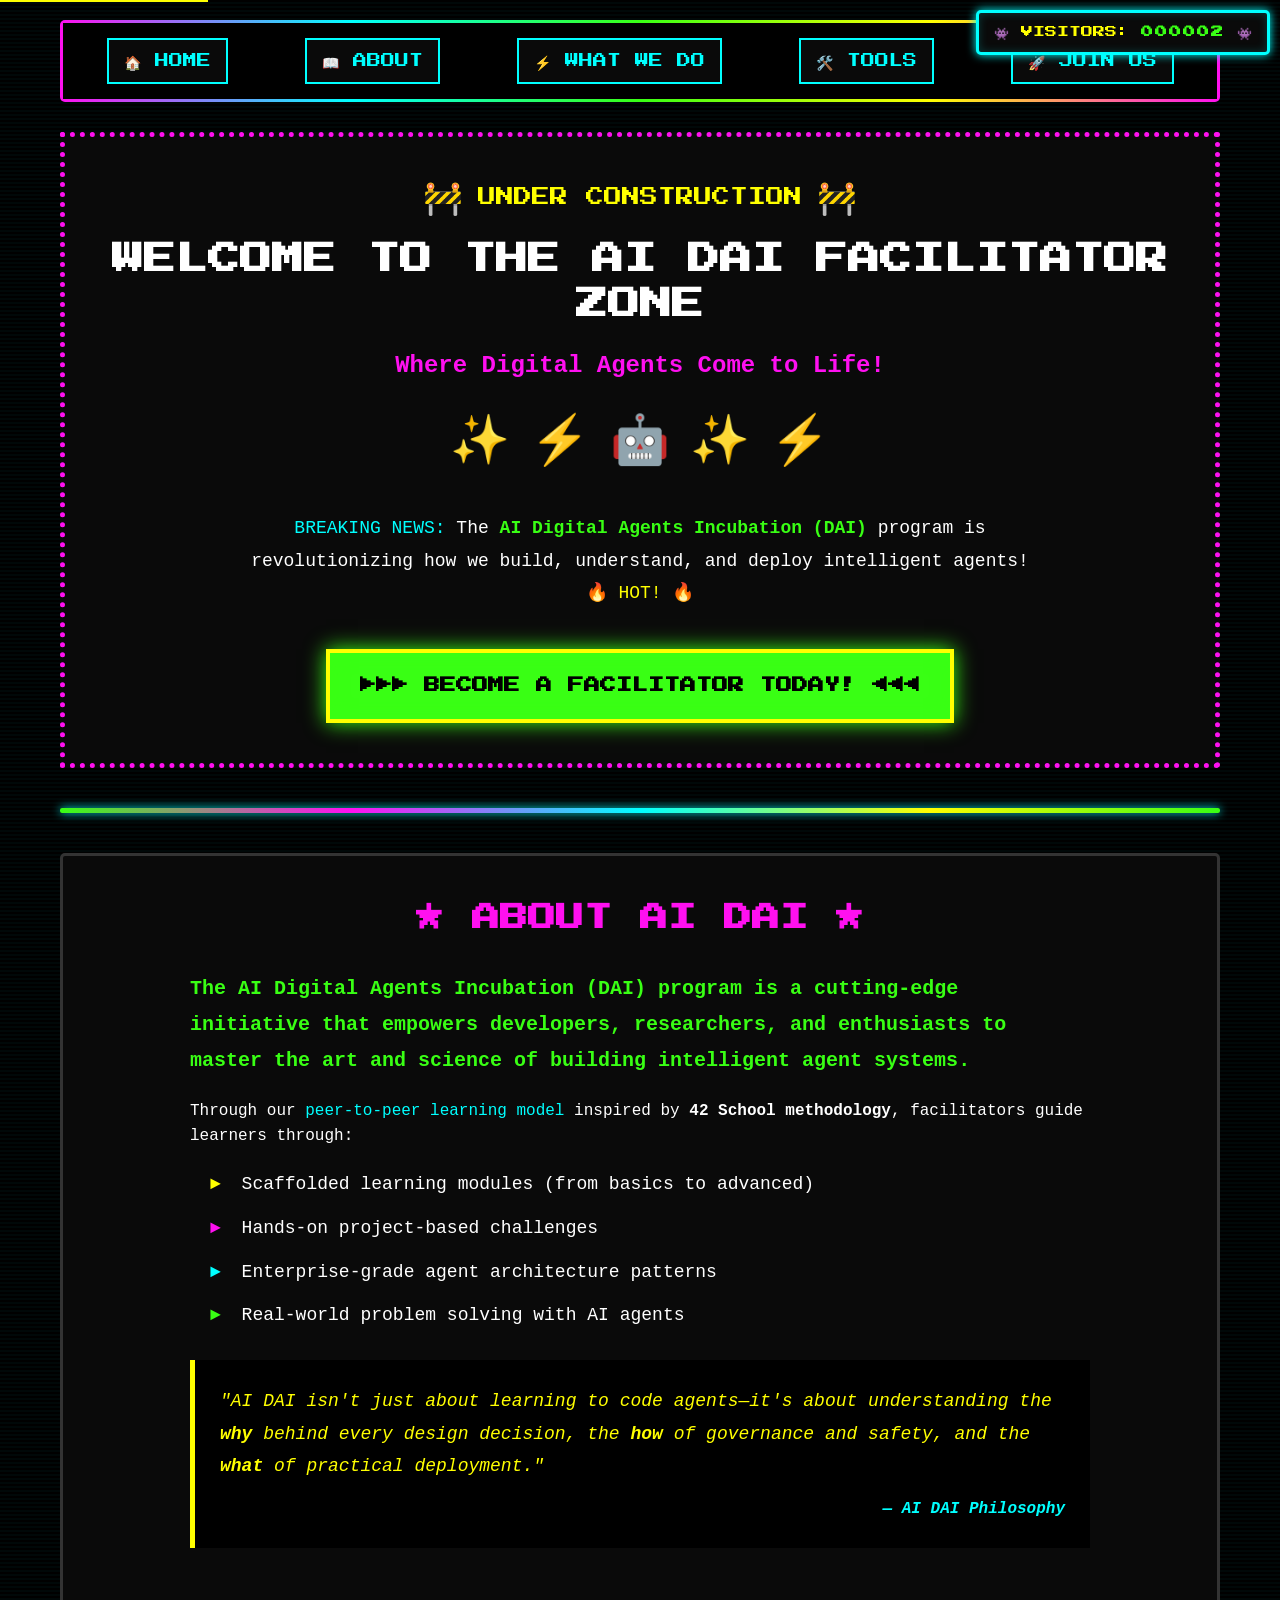
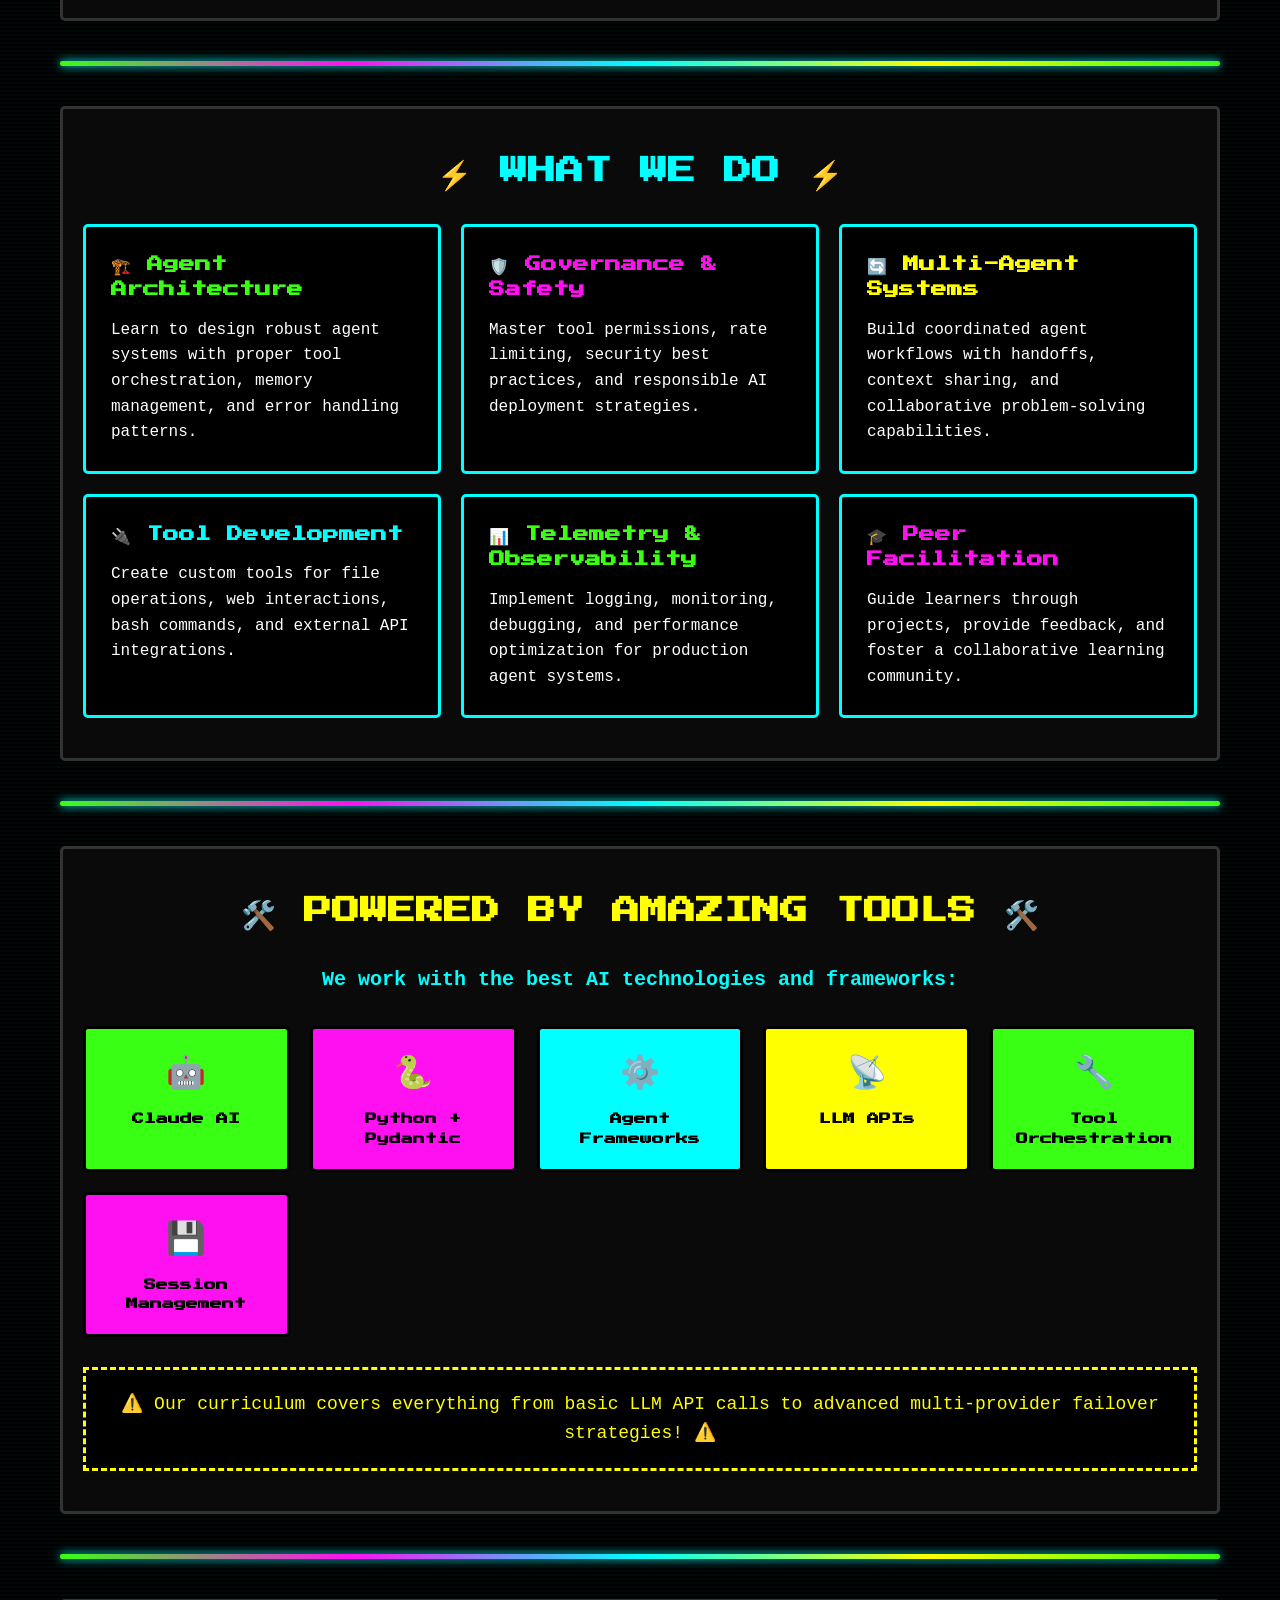
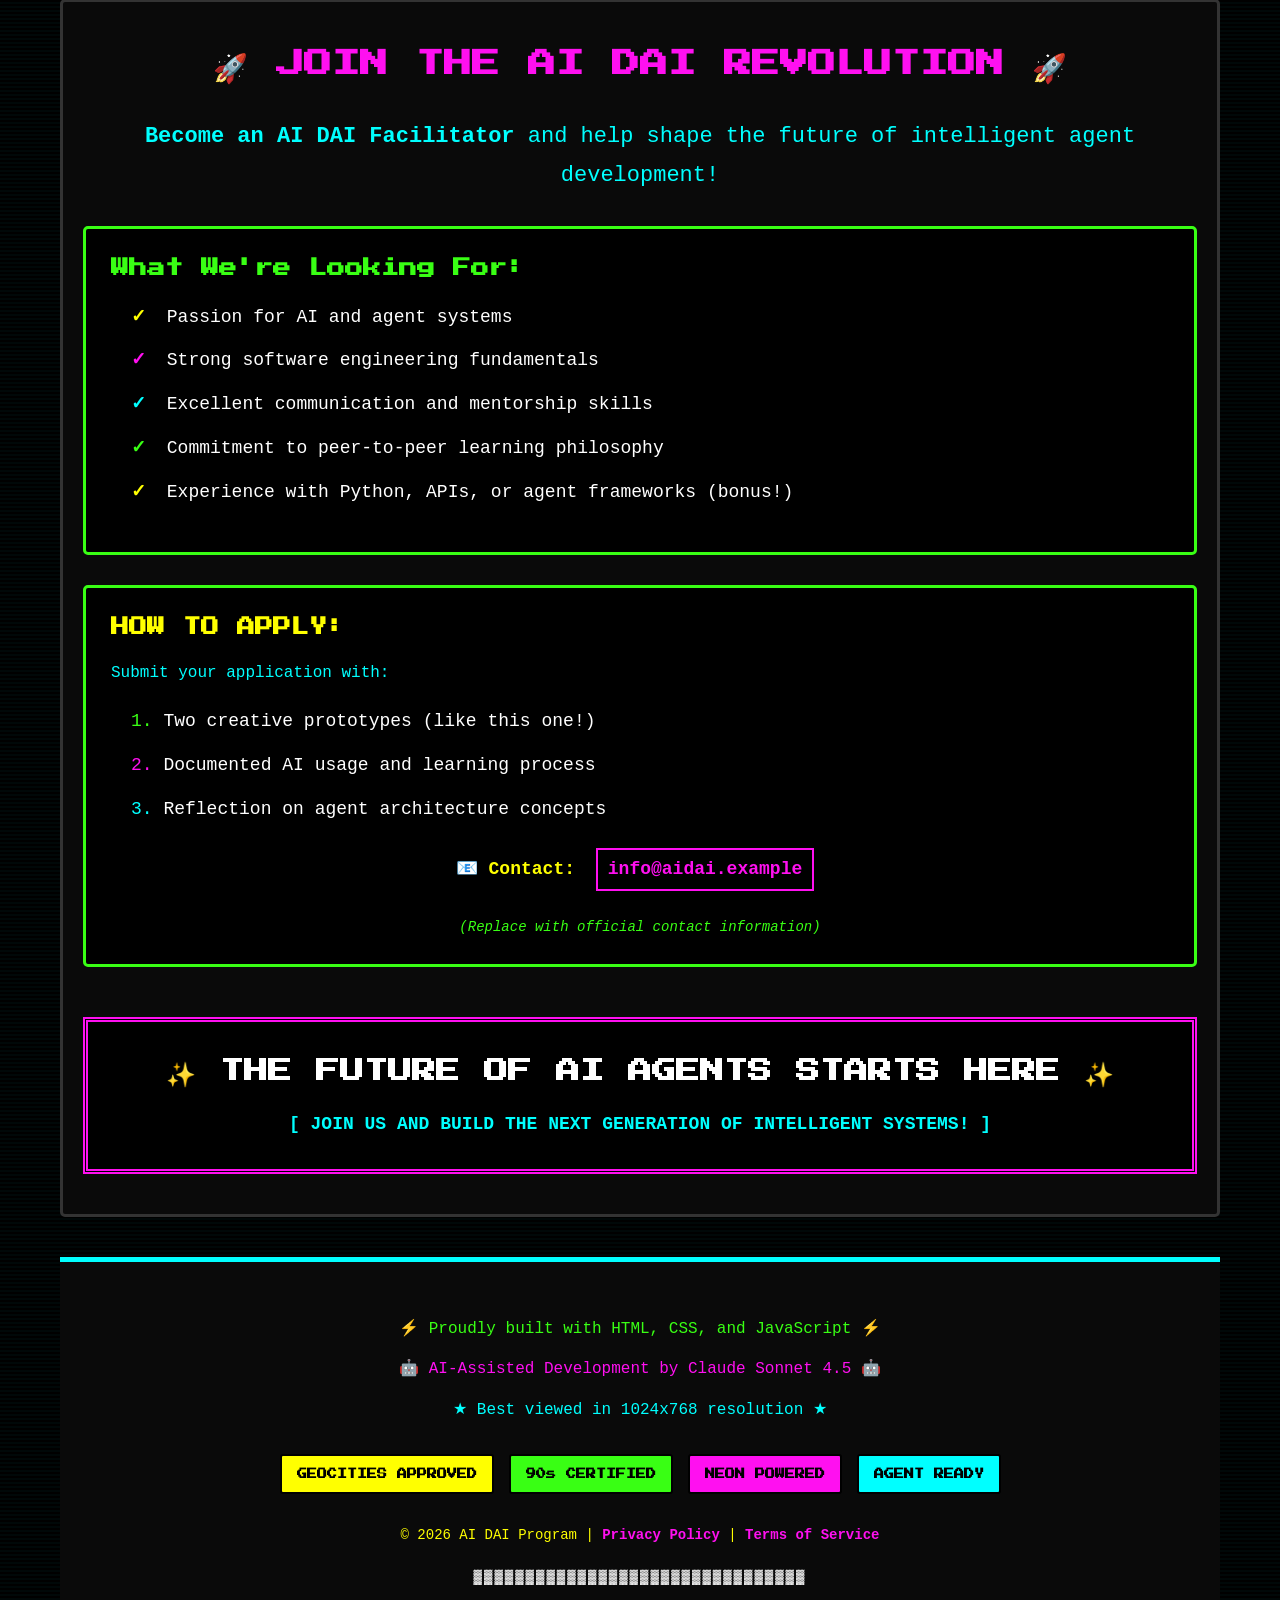
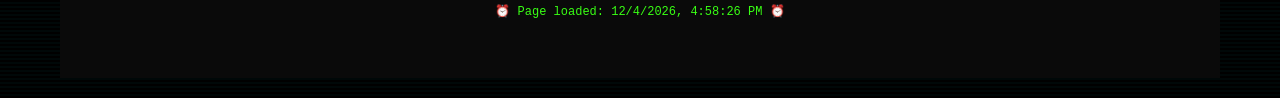
<file: prototype-1-geocities-aidai/index.html>
<!DOCTYPE html>
<html lang="en">
<head>
    <meta charset="UTF-8">
    <meta name="viewport" content="width=device-width, initial-scale=1.0">
    <meta name="description" content="Welcome to the AI DAI Facilitator Program - Where Digital Agents Come to Life!">
    <title>🌐 AI DAI FACILITATOR ZONE 🌐 - Under Construction Since 2026!</title>

    <!-- Google Fonts -->
    <link rel="preconnect" href="https://fonts.googleapis.com">
    <link rel="preconnect" href="https://fonts.gstatic.com" crossorigin>
    <link href="https://fonts.googleapis.com/css2?family=Press+Start+2P&display=swap" rel="stylesheet">

    <!-- Styles -->
    <link rel="stylesheet" href="style.css">
</head>
<body>
    <!-- Hit Counter (Classic Geocities Feature) -->
    <div class="hit-counter-container">
        <span class="hit-counter-label">👾 VISITORS: </span>
        <span id="hitCounter" class="hit-counter-value">000000</span>
        <span class="hit-counter-label"> 👾</span>
    </div>

    <!-- Navigation -->
    <nav class="retro-nav" role="navigation" aria-label="Main navigation">
        <ul class="nav-list">
            <li><a href="#hero" class="nav-link">🏠 HOME</a></li>
            <li><a href="#about" class="nav-link">📖 ABOUT</a></li>
            <li><a href="#what-we-do" class="nav-link">⚡ WHAT WE DO</a></li>
            <li><a href="#tools" class="nav-link">🛠️ TOOLS</a></li>
            <li><a href="#join" class="nav-link">🚀 JOIN US</a></li>
        </ul>
    </nav>

    <!-- Main Content -->
    <main role="main">
        <!-- Hero Section -->
        <section id="hero" class="hero-section">
            <div class="construction-banner">
                <img src="data:image/svg+xml,%3Csvg xmlns='http://www.w3.org/2000/svg' width='40' height='40'%3E%3Ctext y='32' font-size='32'%3E🚧%3C/text%3E%3C/svg%3E" alt="Under Construction" class="construction-icon">
                <span class="blink">UNDER CONSTRUCTION</span>
                <img src="data:image/svg+xml,%3Csvg xmlns='http://www.w3.org/2000/svg' width='40' height='40'%3E%3Ctext y='32' font-size='32'%3E🚧%3C/text%3E%3C/svg%3E" alt="Under Construction" class="construction-icon">
            </div>

            <h1 class="rainbow-text glow">WELCOME TO THE AI DAI FACILITATOR ZONE</h1>

            <p class="hero-tagline blink neon-pink">Where Digital Agents Come to Life!</p>

            <div class="hero-graphics">
                <span class="neon-lime">✨</span>
                <span class="neon-cyan">⚡</span>
                <span class="neon-yellow">🤖</span>
                <span class="neon-pink">✨</span>
                <span class="neon-lime">⚡</span>
            </div>

            <p class="hero-description">
                <span class="neon-cyan">BREAKING NEWS:</span> The <strong class="neon-lime">AI Digital Agents Incubation (DAI)</strong>
                program is revolutionizing how we build, understand, and deploy intelligent agents!
                <span class="blink neon-yellow">🔥 HOT! 🔥</span>
            </p>

            <div class="cta-container">
                <a href="#join" class="cta-button glow">
                    <span class="blink">▶▶▶</span> BECOME A FACILITATOR TODAY! <span class="blink">◀◀◀</span>
                </a>
            </div>
        </section>

        <!-- Divider -->
        <div class="divider-line"></div>

        <!-- About Section -->
        <section id="about" class="about-section content-section">
            <h2 class="section-title neon-pink glow">
                <span class="blink">★</span> ABOUT AI DAI <span class="blink">★</span>
            </h2>

            <article class="content-box">
                <p class="lead-text neon-lime">
                    The <strong>AI Digital Agents Incubation (DAI)</strong> program is a cutting-edge initiative
                    that empowers developers, researchers, and enthusiasts to master the art and science of
                    building intelligent agent systems.
                </p>

                <p>
                    Through our <span class="neon-cyan">peer-to-peer learning model</span> inspired by
                    <strong>42 School methodology</strong>, facilitators guide learners through:
                </p>

                <ul class="feature-list">
                    <li><span class="bullet neon-yellow">►</span> Scaffolded learning modules (from basics to advanced)</li>
                    <li><span class="bullet neon-pink">►</span> Hands-on project-based challenges</li>
                    <li><span class="bullet neon-cyan">►</span> Enterprise-grade agent architecture patterns</li>
                    <li><span class="bullet neon-lime">►</span> Real-world problem solving with AI agents</li>
                </ul>

                <div class="quote-box glow">
                    <p class="quote-text neon-yellow">
                        "AI DAI isn't just about learning to code agents—it's about understanding
                        the <strong>why</strong> behind every design decision, the <strong>how</strong>
                        of governance and safety, and the <strong>what</strong> of practical deployment."
                    </p>
                    <p class="quote-author neon-cyan">— AI DAI Philosophy</p>
                </div>
            </article>
        </section>

        <!-- Divider -->
        <div class="divider-line"></div>

        <!-- What We Do Section -->
        <section id="what-we-do" class="what-we-do-section content-section">
            <h2 class="section-title neon-cyan glow">
                <span class="blink">⚡</span> WHAT WE DO <span class="blink">⚡</span>
            </h2>

            <div class="activities-grid">
                <article class="activity-card">
                    <h3 class="activity-title neon-lime">🏗️ Agent Architecture</h3>
                    <p>
                        Learn to design robust agent systems with proper tool orchestration,
                        memory management, and error handling patterns.
                    </p>
                </article>

                <article class="activity-card">
                    <h3 class="activity-title neon-pink">🛡️ Governance & Safety</h3>
                    <p>
                        Master tool permissions, rate limiting, security best practices,
                        and responsible AI deployment strategies.
                    </p>
                </article>

                <article class="activity-card">
                    <h3 class="activity-title neon-yellow">🔄 Multi-Agent Systems</h3>
                    <p>
                        Build coordinated agent workflows with handoffs, context sharing,
                        and collaborative problem-solving capabilities.
                    </p>
                </article>

                <article class="activity-card">
                    <h3 class="activity-title neon-cyan">🔌 Tool Development</h3>
                    <p>
                        Create custom tools for file operations, web interactions, bash commands,
                        and external API integrations.
                    </p>
                </article>

                <article class="activity-card">
                    <h3 class="activity-title neon-lime">📊 Telemetry & Observability</h3>
                    <p>
                        Implement logging, monitoring, debugging, and performance optimization
                        for production agent systems.
                    </p>
                </article>

                <article class="activity-card">
                    <h3 class="activity-title neon-pink">🎓 Peer Facilitation</h3>
                    <p>
                        Guide learners through projects, provide feedback, and foster a
                        collaborative learning community.
                    </p>
                </article>
            </div>
        </section>

        <!-- Divider -->
        <div class="divider-line"></div>

        <!-- Tools Section -->
        <section id="tools" class="tools-section content-section">
            <h2 class="section-title neon-yellow glow">
                <span class="blink">🛠️</span> POWERED BY AMAZING TOOLS <span class="blink">🛠️</span>
            </h2>

            <p class="tools-intro neon-cyan">
                We work with the best AI technologies and frameworks:
            </p>

            <div class="tools-grid">
                <div class="tool-badge neon-lime-bg">
                    <span class="tool-icon">🤖</span>
                    <span class="tool-name">Claude AI</span>
                </div>

                <div class="tool-badge neon-pink-bg">
                    <span class="tool-icon">🐍</span>
                    <span class="tool-name">Python + Pydantic</span>
                </div>

                <div class="tool-badge neon-cyan-bg">
                    <span class="tool-icon">⚙️</span>
                    <span class="tool-name">Agent Frameworks</span>
                </div>

                <div class="tool-badge neon-yellow-bg">
                    <span class="tool-icon">📡</span>
                    <span class="tool-name">LLM APIs</span>
                </div>

                <div class="tool-badge neon-lime-bg">
                    <span class="tool-icon">🔧</span>
                    <span class="tool-name">Tool Orchestration</span>
                </div>

                <div class="tool-badge neon-pink-bg">
                    <span class="tool-icon">💾</span>
                    <span class="tool-name">Session Management</span>
                </div>
            </div>

            <div class="tools-note glow">
                <p class="neon-yellow">
                    <span class="blink">⚠️</span>
                    Our curriculum covers everything from basic LLM API calls to advanced
                    multi-provider failover strategies!
                    <span class="blink">⚠️</span>
                </p>
            </div>
        </section>

        <!-- Divider -->
        <div class="divider-line"></div>

        <!-- Join Us Section -->
        <section id="join" class="join-section content-section">
            <h2 class="section-title neon-pink glow">
                <span class="blink">🚀</span> JOIN THE AI DAI REVOLUTION <span class="blink">🚀</span>
            </h2>

            <article class="join-content">
                <p class="join-intro neon-cyan">
                    <strong class="rainbow-text">Become an AI DAI Facilitator</strong> and help shape
                    the future of intelligent agent development!
                </p>

                <div class="requirements-box">
                    <h3 class="requirements-title neon-lime">What We're Looking For:</h3>
                    <ul class="requirements-list">
                        <li><span class="bullet neon-yellow">✓</span> Passion for AI and agent systems</li>
                        <li><span class="bullet neon-pink">✓</span> Strong software engineering fundamentals</li>
                        <li><span class="bullet neon-cyan">✓</span> Excellent communication and mentorship skills</li>
                        <li><span class="bullet neon-lime">✓</span> Commitment to peer-to-peer learning philosophy</li>
                        <li><span class="bullet neon-yellow">✓</span> Experience with Python, APIs, or agent frameworks (bonus!)</li>
                    </ul>
                </div>

                <div class="application-box glow">
                    <h3 class="application-title neon-yellow blink">HOW TO APPLY:</h3>
                    <p class="neon-cyan">
                        Submit your application with:
                    </p>
                    <ol class="application-steps">
                        <li><span class="neon-lime">1.</span> Two creative prototypes (like this one!)</li>
                        <li><span class="neon-pink">2.</span> Documented AI usage and learning process</li>
                        <li><span class="neon-cyan">3.</span> Reflection on agent architecture concepts</li>
                    </ol>

                    <p class="contact-info neon-yellow">
                        <strong>📧 Contact:</strong>
                        <a href="mailto:info@aidai.example" class="contact-link neon-pink glow">info@aidai.example</a>
                    </p>

                    <p class="contact-note">
                        <em class="neon-lime">(Replace with official contact information)</em>
                    </p>
                </div>

                <div class="final-cta">
                    <p class="final-cta-text rainbow-text glow">
                        ✨ THE FUTURE OF AI AGENTS STARTS HERE ✨
                    </p>
                    <p class="final-cta-subtext neon-cyan blink">
                        [ JOIN US AND BUILD THE NEXT GENERATION OF INTELLIGENT SYSTEMS! ]
                    </p>
                </div>
            </article>
        </section>
    </main>

    <!-- Footer -->
    <footer class="retro-footer" role="contentinfo">
        <div class="footer-content">
            <p class="footer-text neon-lime">
                <span class="blink">⚡</span>
                Proudly built with HTML, CSS, and JavaScript
                <span class="blink">⚡</span>
            </p>

            <p class="footer-text neon-pink">
                🤖 AI-Assisted Development by Claude Sonnet 4.5 🤖
            </p>

            <p class="footer-text neon-cyan">
                <span class="blink">★</span>
                Best viewed in 1024x768 resolution
                <span class="blink">★</span>
            </p>

            <div class="footer-badges">
                <span class="badge neon-yellow-bg">GEOCITIES APPROVED</span>
                <span class="badge neon-lime-bg">90s CERTIFIED</span>
                <span class="badge neon-pink-bg">NEON POWERED</span>
                <span class="badge neon-cyan-bg">AGENT READY</span>
            </div>

            <p class="footer-copyright neon-yellow">
                © 2026 AI DAI Program | <a href="javascript:void(0)" class="footer-link neon-pink" onclick="alert('Privacy Policy - This is a prototype. No data is collected.')">Privacy Policy</a> |
                <a href="javascript:void(0)" class="footer-link neon-cyan" onclick="alert('Terms of Service - This is a prototype for demonstration purposes.')">Terms of Service</a>
            </p>

            <div class="footer-graphic">
                <span class="rainbow-text glow">▓▓▓▓▓▓▓▓▓▓▓▓▓▓▓▓▓▓▓▓▓▓▓▓▓▓▓▓▓▓▓▓</span>
            </div>
        </div>
    </footer>

    <!-- JavaScript -->
    <script src="script.js"></script>
</body>
</html>
</file>
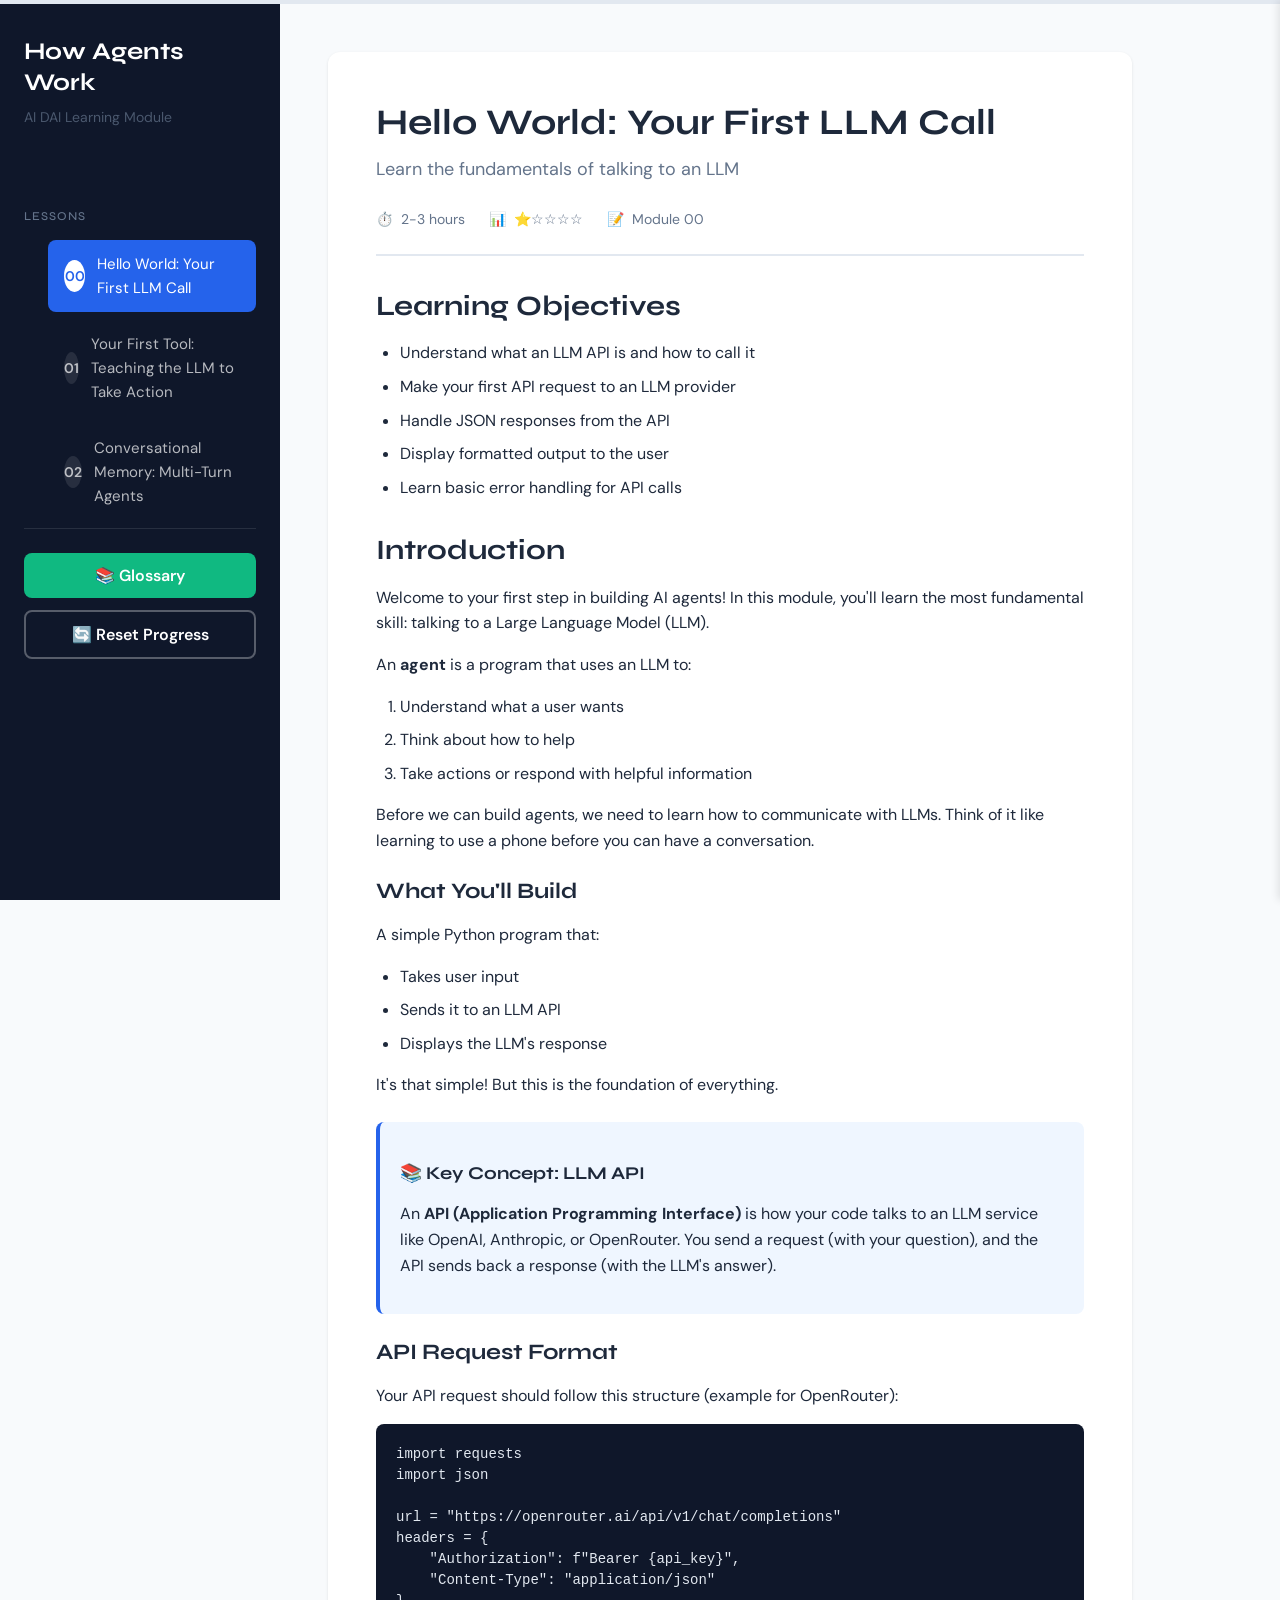
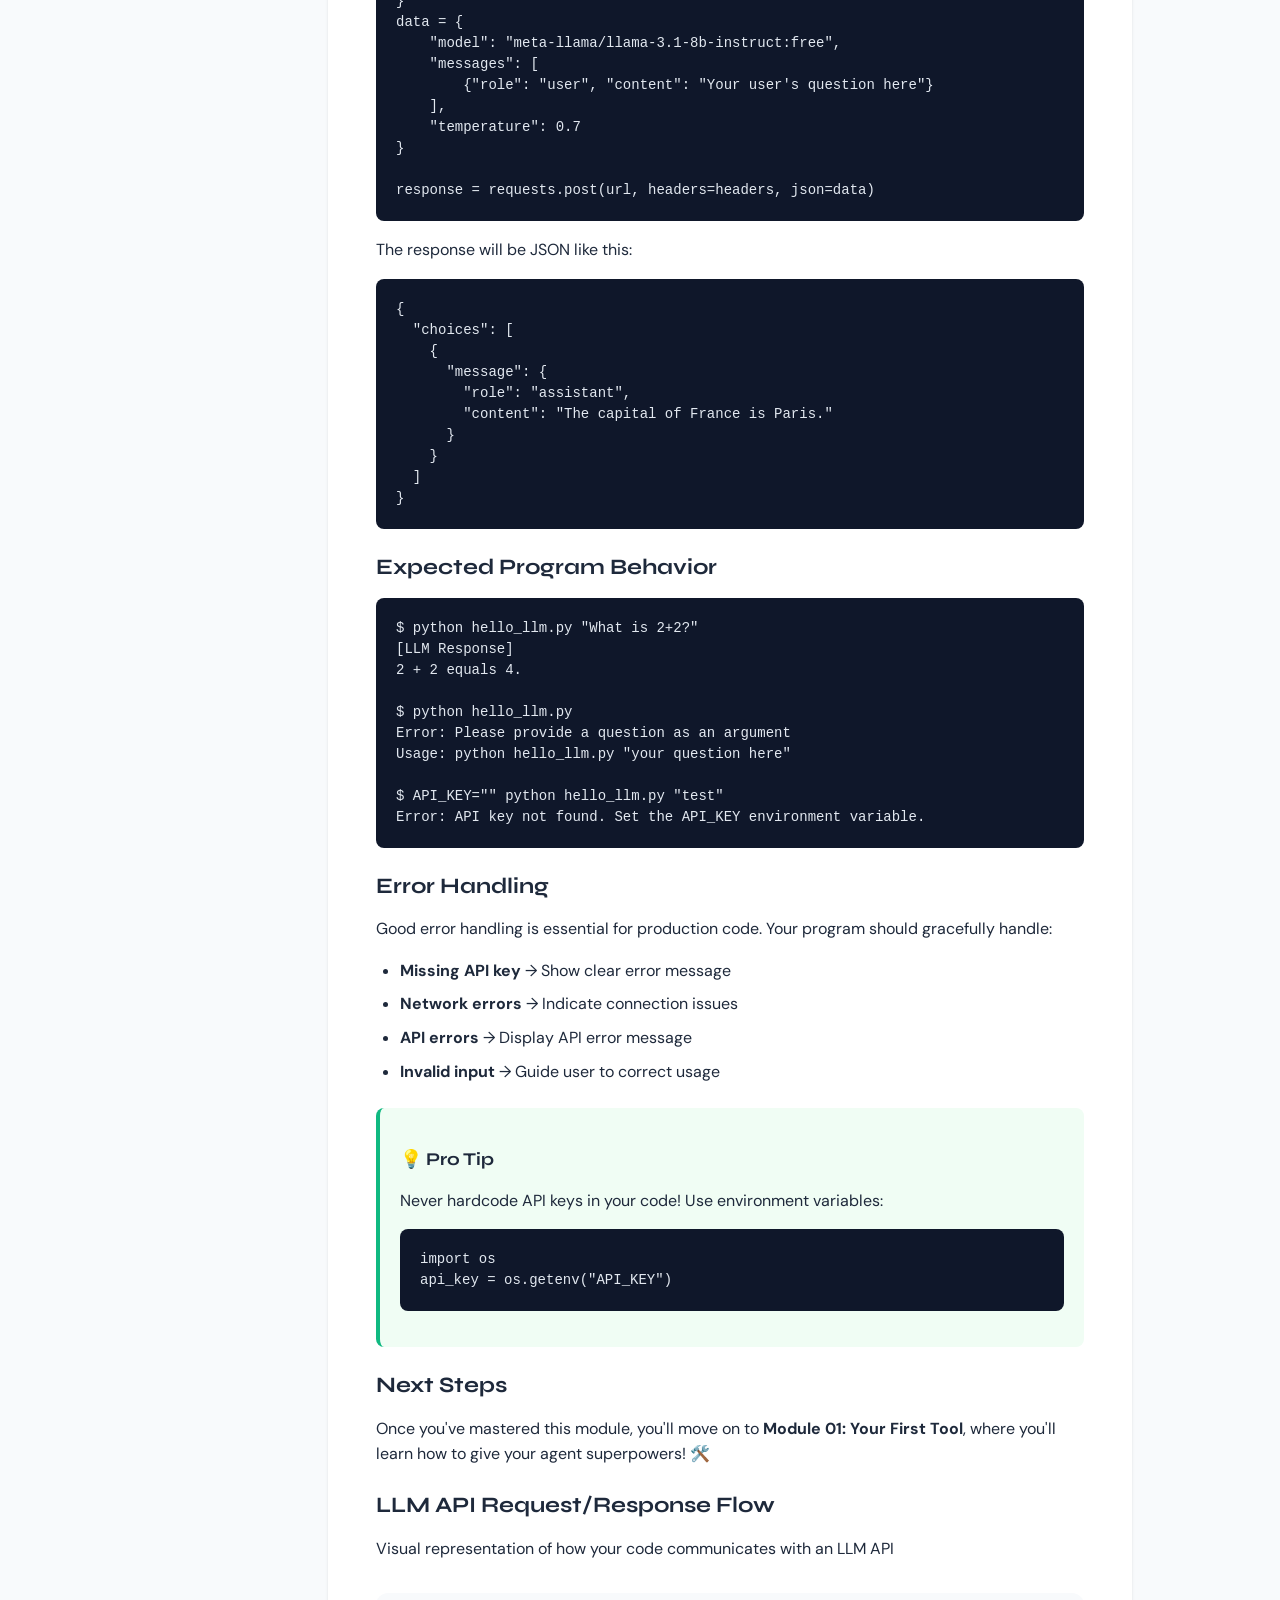
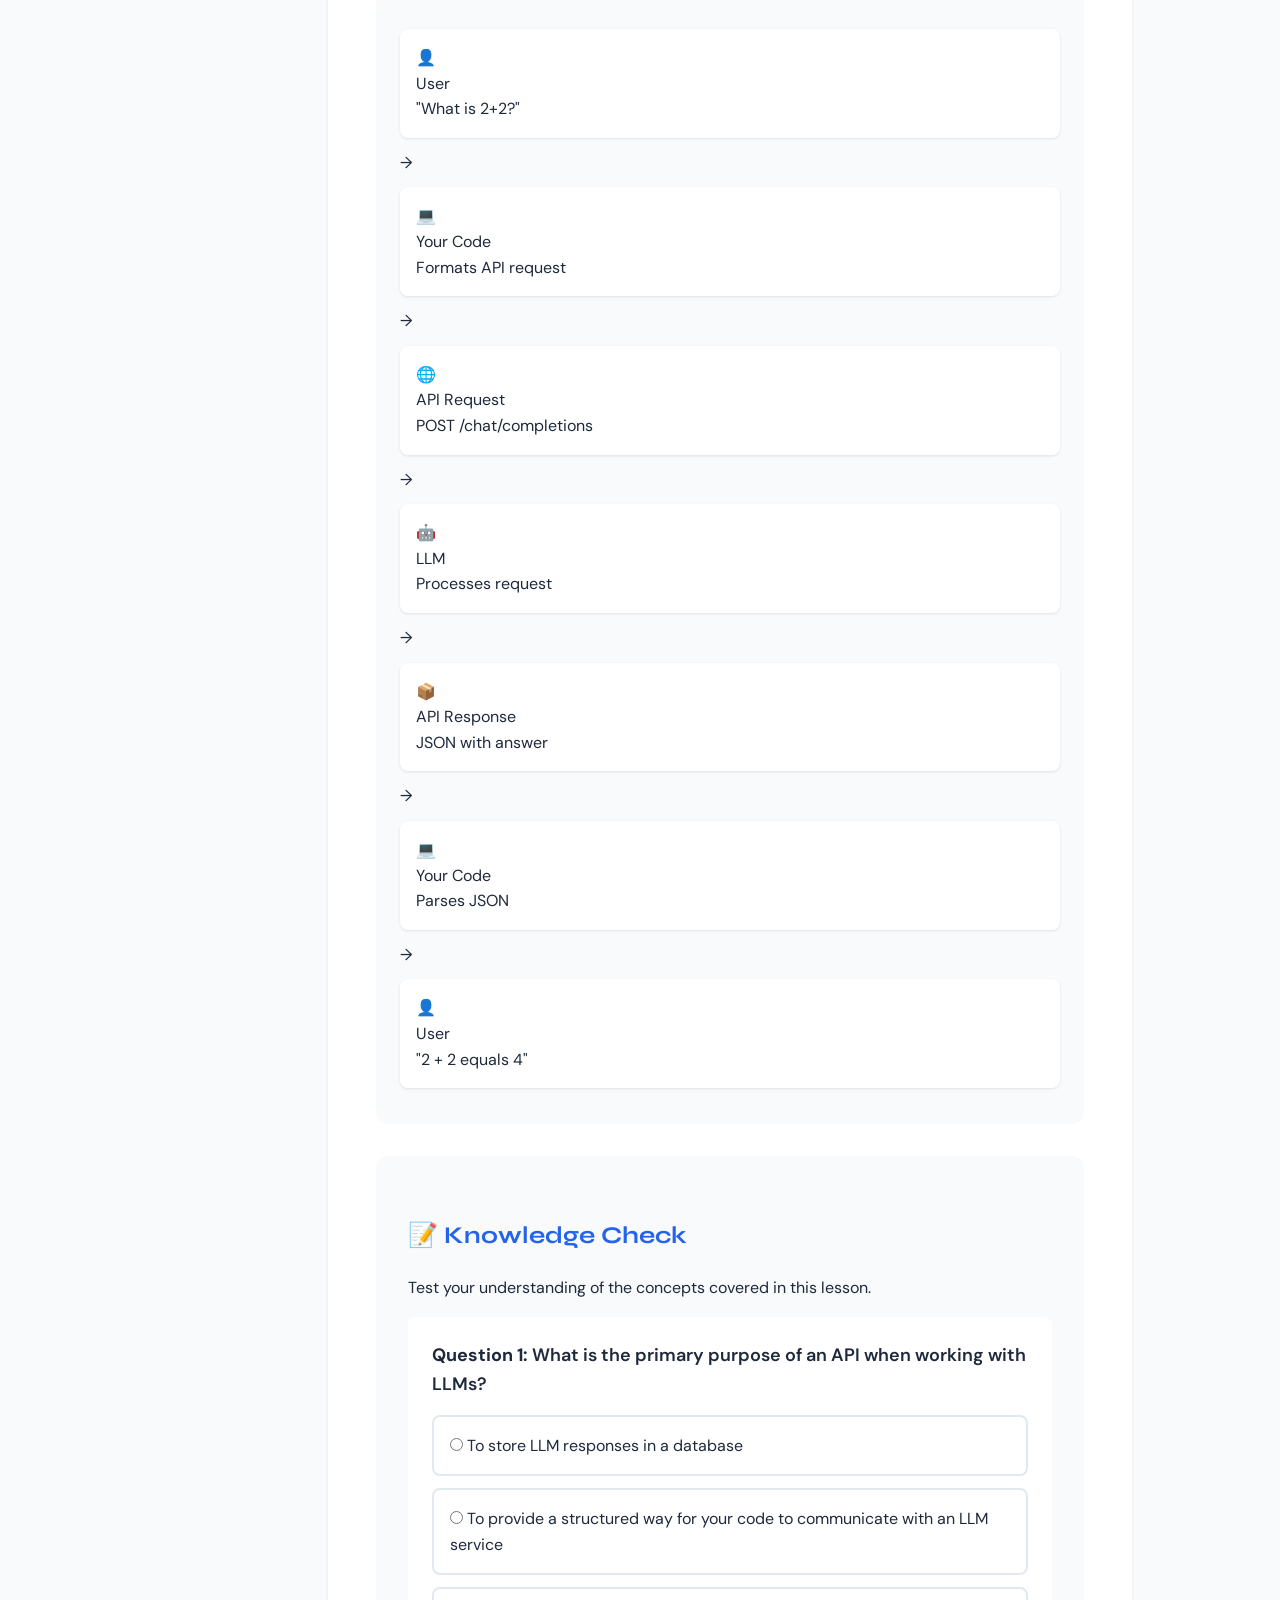
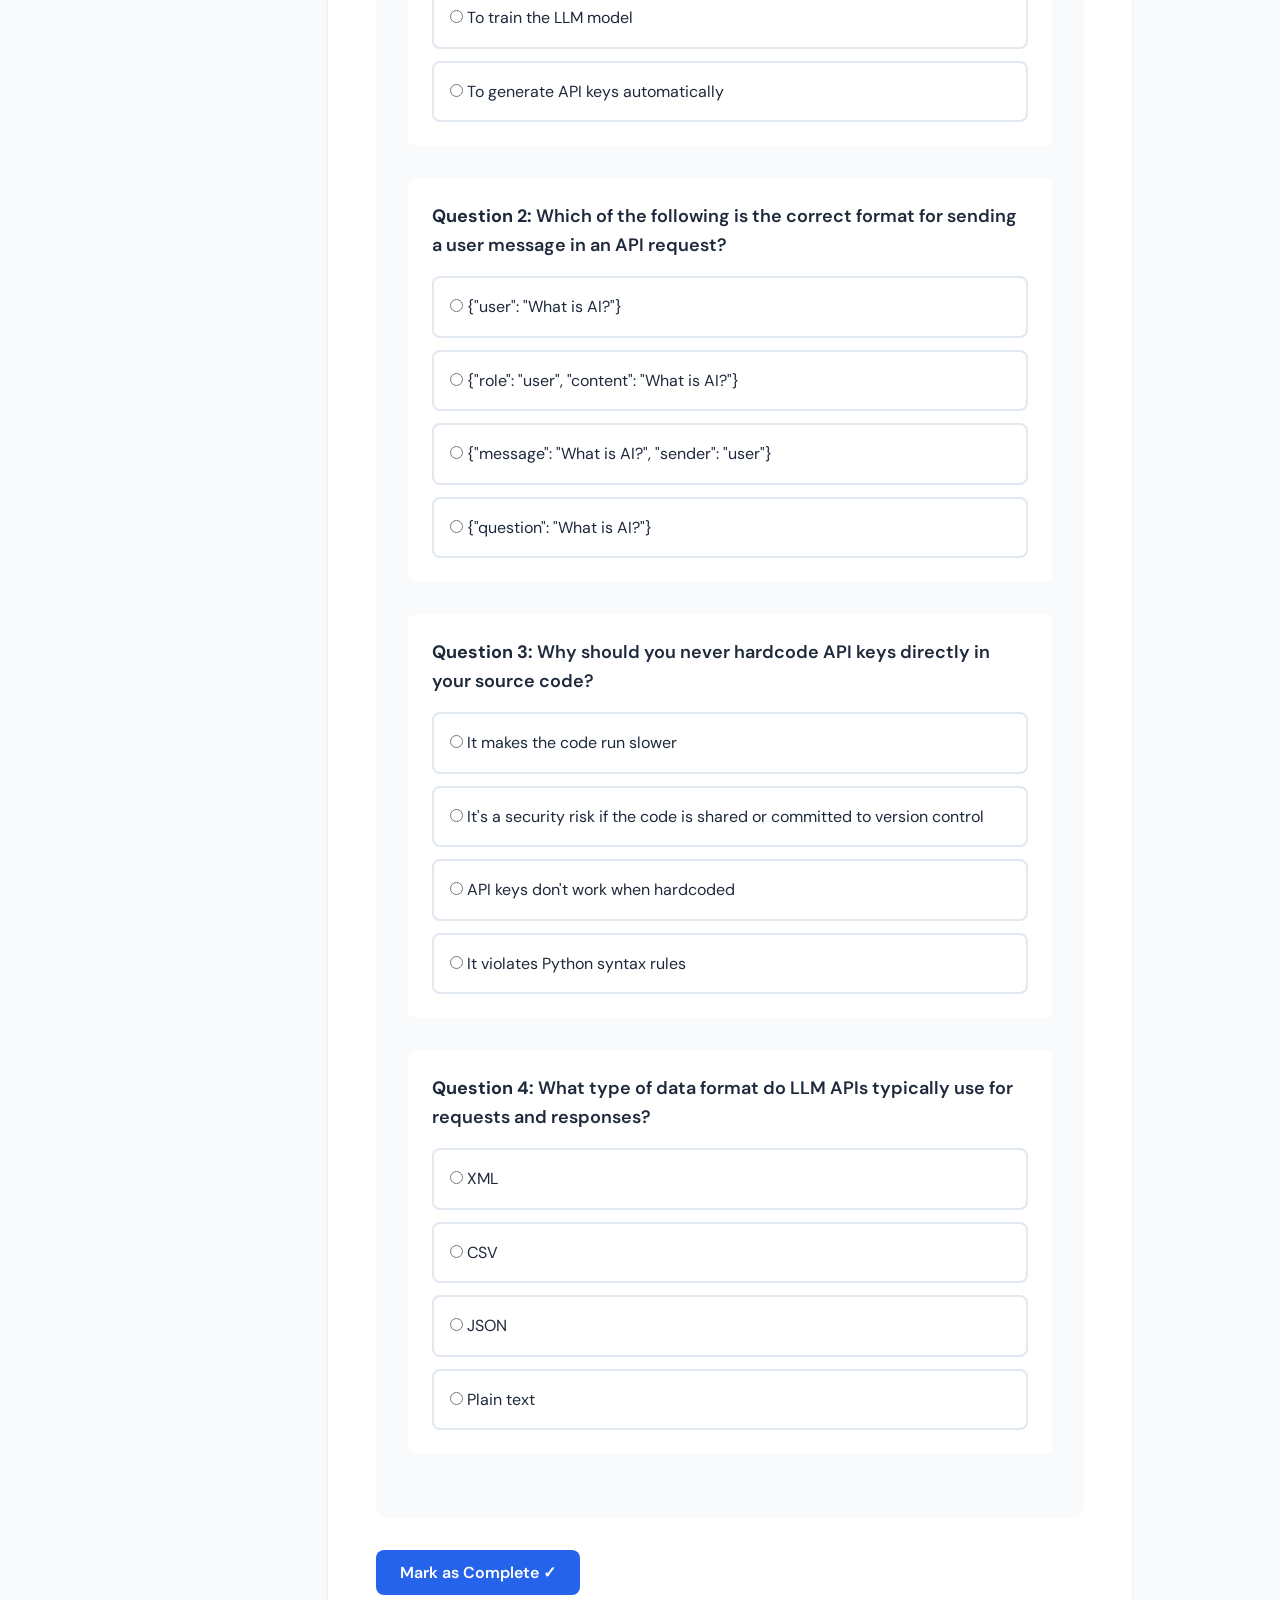
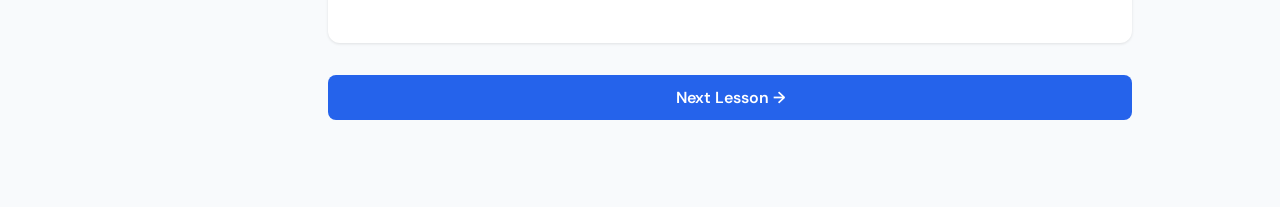
<file: prototype-2-lms-agents/index.html>
<!DOCTYPE html>
<html lang="en">
<head>
    <meta charset="UTF-8">
    <meta name="viewport" content="width=device-width, initial-scale=1.0">
    <meta name="description" content="Learn how AI agents work - Interactive LMS module teaching agent fundamentals">
    <title>How Agents Work - AI DAI Learning Module</title>

    <!-- Google Fonts -->
    <link rel="preconnect" href="https://fonts.googleapis.com">
    <link rel="preconnect" href="https://fonts.gstatic.com" crossorigin>
    <link href="https://fonts.googleapis.com/css2?family=DM+Sans:wght@400;500;700&family=Syne:wght@600;700&display=swap" rel="stylesheet">

    <!-- Styles -->
    <link rel="stylesheet" href="style.css">
</head>
<body>
    <!-- Skip to main content (accessibility) -->
    <a href="#main-content" class="skip-link">Skip to main content</a>

    <!-- Progress Bar -->
    <div class="progress-bar-container">
        <div id="progressBar" class="progress-bar" role="progressbar" aria-valuenow="0" aria-valuemin="0" aria-valuemax="100"></div>
    </div>

    <!-- Main Container -->
    <div class="container">
        <!-- Sidebar Navigation -->
        <aside class="sidebar" role="navigation" aria-label="Lesson navigation">
            <div class="sidebar-header">
                <h1 class="logo">How Agents Work</h1>
                <p class="tagline">AI DAI Learning Module</p>
            </div>

            <nav class="lesson-nav">
                <h2 class="nav-title">Lessons</h2>
                <ul id="lessonList" class="lesson-list"></ul>
            </nav>

            <div class="sidebar-footer">
                <button id="glossaryBtn" class="btn btn-secondary" aria-label="Toggle glossary">
                    📚 Glossary
                </button>
                <button id="resetBtn" class="btn btn-outline" aria-label="Reset progress">
                    🔄 Reset Progress
                </button>
            </div>
        </aside>

        <!-- Main Content Area -->
        <main id="main-content" class="main-content" role="main">
            <div id="lessonContent" class="lesson-content">
                <!-- Dynamic content loads here -->
            </div>

            <!-- Navigation Buttons -->
            <div class="lesson-navigation">
                <button id="prevBtn" class="btn btn-nav" style="display: none;">← Previous Lesson</button>
                <button id="nextBtn" class="btn btn-nav" style="display: none;">Next Lesson →</button>
            </div>
        </main>
    </div>

    <!-- Glossary Panel (slide-out) -->
    <aside id="glossaryPanel" class="glossary-panel" role="complementary" aria-label="Glossary">
        <div class="glossary-header">
            <h2>Glossary</h2>
            <button id="closeGlossary" class="close-btn" aria-label="Close glossary">✕</button>
        </div>
        <div id="glossaryContent" class="glossary-content">
            <!-- Glossary terms load here -->
        </div>
    </aside>

    <!-- Completion Modal -->
    <div id="completionModal" class="modal" role="dialog" aria-labelledby="completionTitle" aria-modal="true" style="display: none;">
        <div class="modal-content">
            <h2 id="completionTitle">🎉 Congratulations!</h2>
            <div id="completionText"></div>
            <button id="closeModal" class="btn btn-primary">Continue Learning</button>
        </div>
    </div>

    <!-- Scripts -->
    <script src="lessons/lessons.js"></script>
    <script src="script.js"></script>
</body>
</html>
</file>
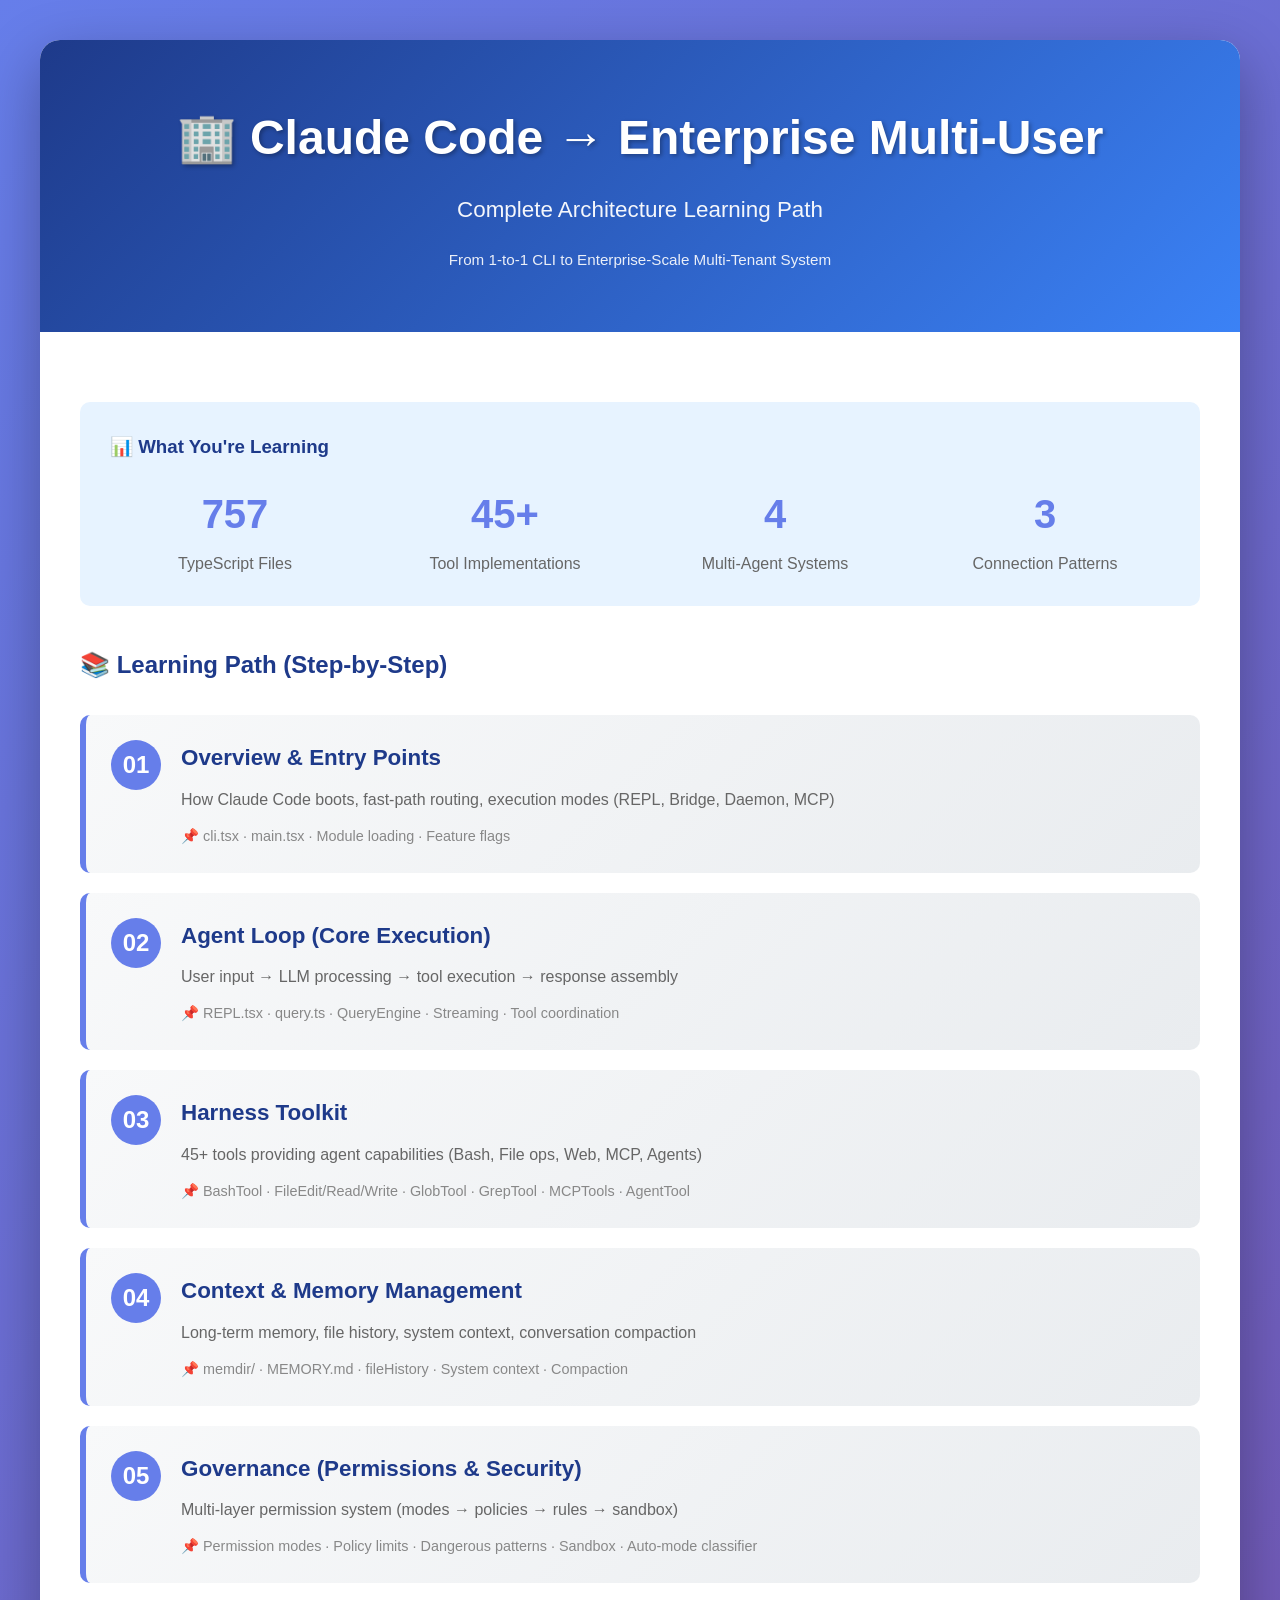
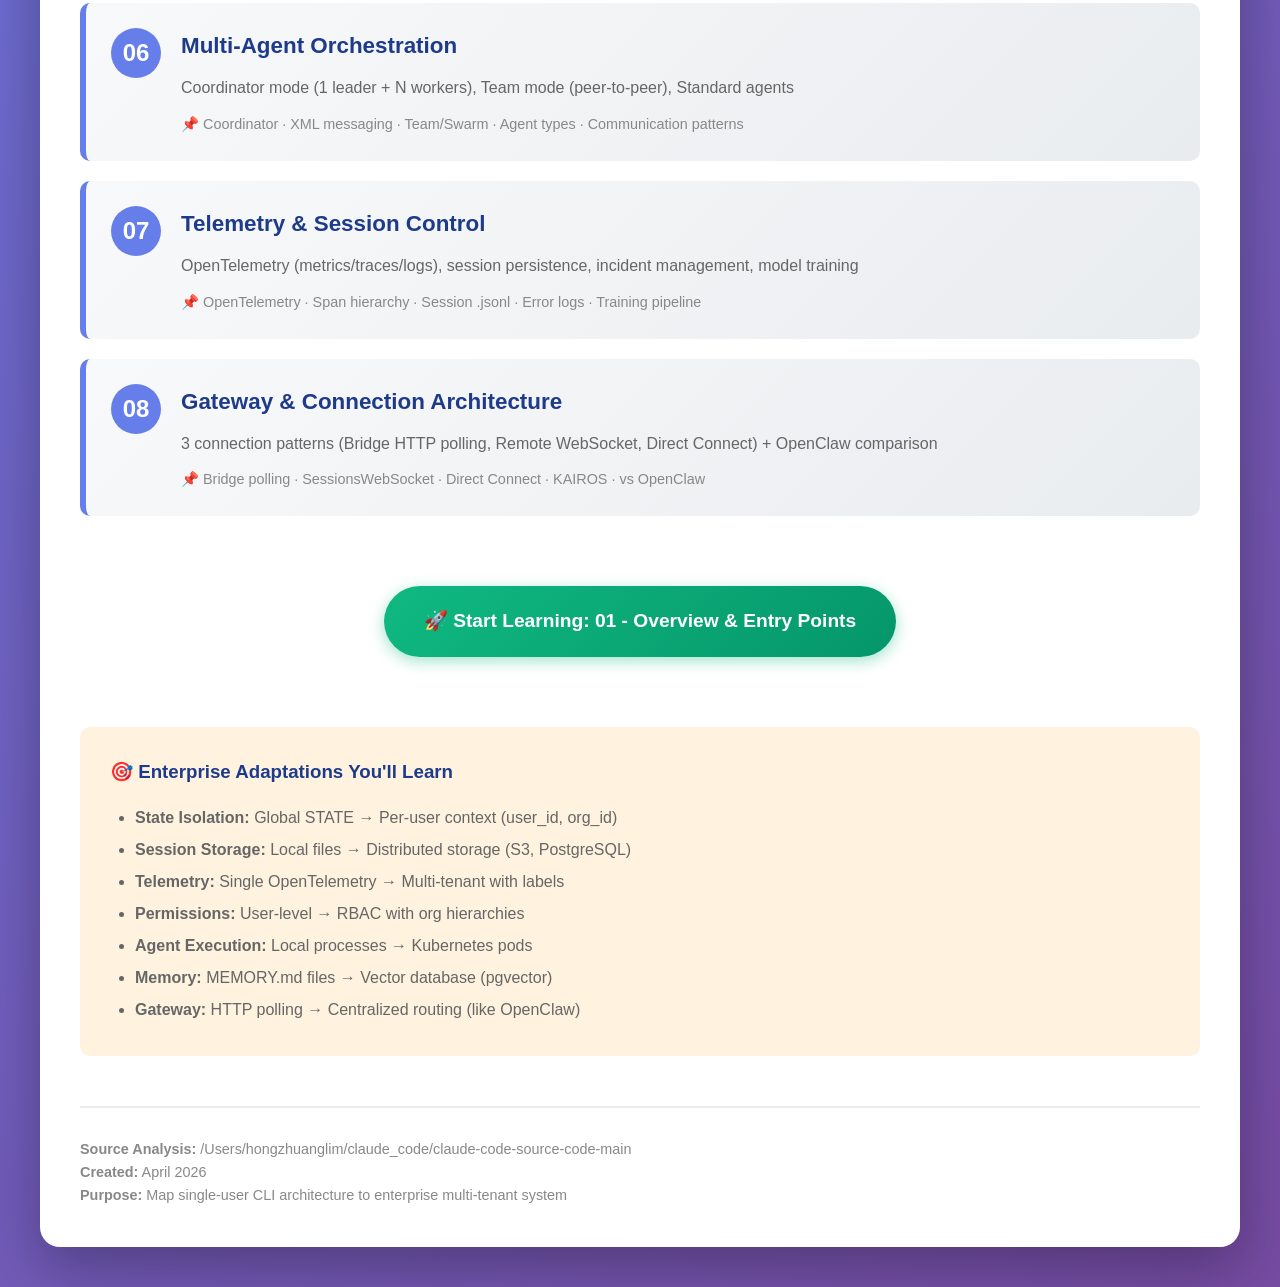
<file: learning/00_START_HERE.html>
<!DOCTYPE html>
<html lang="en">
<head>
    <meta charset="UTF-8">
    <meta name="viewport" content="width=device-width, initial-scale=1.0">
    <title>Claude Code → Enterprise Multi-User: Learning Path</title>
    <style>
        * { margin: 0; padding: 0; box-sizing: border-box; }
        body {
            font-family: -apple-system, BlinkMacSystemFont, 'Segoe UI', Roboto, sans-serif;
            line-height: 1.6;
            color: #333;
            background: linear-gradient(135deg, #667eea 0%, #764ba2 100%);
            min-height: 100vh;
            padding: 40px 20px;
        }
        .container {
            max-width: 1200px;
            margin: 0 auto;
            background: white;
            border-radius: 20px;
            box-shadow: 0 20px 60px rgba(0,0,0,0.3);
            overflow: hidden;
        }
        header {
            background: linear-gradient(135deg, #1e3a8a 0%, #3b82f6 100%);
            color: white;
            padding: 60px 40px;
            text-align: center;
        }
        h1 {
            font-size: 3em;
            margin-bottom: 15px;
            text-shadow: 2px 2px 4px rgba(0,0,0,0.3);
        }
        .subtitle {
            font-size: 1.4em;
            opacity: 0.95;
        }
        .content {
            padding: 40px;
        }
        .learning-path {
            display: grid;
            gap: 20px;
            margin: 30px 0;
        }
        .path-item {
            background: linear-gradient(135deg, #f8f9fa 0%, #e9ecef 100%);
            border-left: 6px solid #667eea;
            border-radius: 10px;
            padding: 25px;
            transition: all 0.3s;
            cursor: pointer;
        }
        .path-item:hover {
            transform: translateX(10px);
            box-shadow: 0 8px 16px rgba(0,0,0,0.1);
            border-left-color: #764ba2;
        }
        .path-number {
            display: inline-block;
            background: #667eea;
            color: white;
            width: 50px;
            height: 50px;
            line-height: 50px;
            text-align: center;
            border-radius: 50%;
            font-size: 1.5em;
            font-weight: bold;
            margin-right: 20px;
            float: left;
        }
        .path-content {
            overflow: hidden;
        }
        .path-title {
            font-size: 1.4em;
            font-weight: bold;
            color: #1e3a8a;
            margin-bottom: 10px;
        }
        .path-desc {
            color: #666;
            line-height: 1.8;
        }
        .path-topics {
            margin-top: 10px;
            font-size: 0.9em;
            color: #888;
        }
        .quick-facts {
            background: #e7f3ff;
            padding: 30px;
            border-radius: 10px;
            margin: 30px 0;
        }
        .quick-facts h3 {
            color: #1e3a8a;
            margin-bottom: 15px;
        }
        .fact-grid {
            display: grid;
            grid-template-columns: repeat(auto-fit, minmax(200px, 1fr));
            gap: 20px;
            margin-top: 20px;
        }
        .fact {
            text-align: center;
        }
        .fact-number {
            font-size: 2.5em;
            font-weight: bold;
            color: #667eea;
        }
        .fact-label {
            color: #666;
            margin-top: 5px;
        }
        .cta {
            background: linear-gradient(135deg, #10b981 0%, #059669 100%);
            color: white;
            padding: 20px 40px;
            border-radius: 50px;
            text-decoration: none;
            display: inline-block;
            font-size: 1.2em;
            font-weight: bold;
            margin: 20px 0;
            transition: all 0.3s;
            box-shadow: 0 4px 15px rgba(16, 185, 129, 0.4);
        }
        .cta:hover {
            transform: translateY(-3px);
            box-shadow: 0 6px 20px rgba(16, 185, 129, 0.6);
        }
        a { color: #3b82f6; text-decoration: none; }
        a:hover { text-decoration: underline; }
    </style>
</head>
<body>
    <div class="container">
        <header>
            <h1>🏢 Claude Code → Enterprise Multi-User</h1>
            <p class="subtitle">Complete Architecture Learning Path</p>
            <p style="margin-top: 20px; font-size: 0.95em; opacity: 0.9;">
                From 1-to-1 CLI to Enterprise-Scale Multi-Tenant System
            </p>
        </header>

        <div class="content">
            <div class="quick-facts">
                <h3>📊 What You're Learning</h3>
                <div class="fact-grid">
                    <div class="fact">
                        <div class="fact-number">757</div>
                        <div class="fact-label">TypeScript Files</div>
                    </div>
                    <div class="fact">
                        <div class="fact-number">45+</div>
                        <div class="fact-label">Tool Implementations</div>
                    </div>
                    <div class="fact">
                        <div class="fact-number">4</div>
                        <div class="fact-label">Multi-Agent Systems</div>
                    </div>
                    <div class="fact">
                        <div class="fact-number">3</div>
                        <div class="fact-label">Connection Patterns</div>
                    </div>
                </div>
            </div>

            <h2 style="color: #1e3a8a; margin: 40px 0 20px 0;">📚 Learning Path (Step-by-Step)</h2>

            <div class="learning-path">
                <a href="01_OVERVIEW_AND_ENTRY_POINTS.html" class="path-item">
                    <span class="path-number">01</span>
                    <div class="path-content">
                        <div class="path-title">Overview & Entry Points</div>
                        <div class="path-desc">
                            How Claude Code boots, fast-path routing, execution modes (REPL, Bridge, Daemon, MCP)
                        </div>
                        <div class="path-topics">
                            📌 cli.tsx · main.tsx · Module loading · Feature flags
                        </div>
                    </div>
                </a>

                <div class="path-item" onclick="alert('File 02 coming next! Contains: query.ts, QueryEngine, REPL loop, streaming')">
                    <span class="path-number">02</span>
                    <div class="path-content">
                        <div class="path-title">Agent Loop (Core Execution)</div>
                        <div class="path-desc">
                            User input → LLM processing → tool execution → response assembly
                        </div>
                        <div class="path-topics">
                            📌 REPL.tsx · query.ts · QueryEngine · Streaming · Tool coordination
                        </div>
                    </div>
                </div>

                <div class="path-item" onclick="alert('File 03 coming! Contains: Tool system, BashTool, FileOps, MCP, AgentTool, permissions')">
                    <span class="path-number">03</span>
                    <div class="path-content">
                        <div class="path-title">Harness Toolkit</div>
                        <div class="path-desc">
                            45+ tools providing agent capabilities (Bash, File ops, Web, MCP, Agents)
                        </div>
                        <div class="path-topics">
                            📌 BashTool · FileEdit/Read/Write · GlobTool · GrepTool · MCPTools · AgentTool
                        </div>
                    </div>
                </div>

                <div class="path-item" onclick="alert('File 04 coming! Contains: MEMORY.md, file history, CLAUDE.md, context injection')">
                    <span class="path-number">04</span>
                    <div class="path-content">
                        <div class="path-title">Context & Memory Management</div>
                        <div class="path-desc">
                            Long-term memory, file history, system context, conversation compaction
                        </div>
                        <div class="path-topics">
                            📌 memdir/ · MEMORY.md · fileHistory · System context · Compaction
                        </div>
                    </div>
                </div>

                <div class="path-item" onclick="alert('File 05 coming! Contains: Permission layers, policies, sandbox, RBAC patterns')">
                    <span class="path-number">05</span>
                    <div class="path-content">
                        <div class="path-title">Governance (Permissions & Security)</div>
                        <div class="path-desc">
                            Multi-layer permission system (modes → policies → rules → sandbox)
                        </div>
                        <div class="path-topics">
                            📌 Permission modes · Policy limits · Dangerous patterns · Sandbox · Auto-mode classifier
                        </div>
                    </div>
                </div>

                <div class="path-item" onclick="alert('File 06 coming! Contains: Coordinator, Team mode, Standard agents, XML messaging')">
                    <span class="path-number">06</span>
                    <div class="path-content">
                        <div class="path-title">Multi-Agent Orchestration</div>
                        <div class="path-desc">
                            Coordinator mode (1 leader + N workers), Team mode (peer-to-peer), Standard agents
                        </div>
                        <div class="path-topics">
                            📌 Coordinator · XML messaging · Team/Swarm · Agent types · Communication patterns
                        </div>
                    </div>
                </div>

                <div class="path-item" onclick="alert('File 07 coming! Contains: OpenTelemetry, metrics/traces/logs, session storage, training data')">
                    <span class="path-number">07</span>
                    <div class="path-content">
                        <div class="path-title">Telemetry & Session Control</div>
                        <div class="path-desc">
                            OpenTelemetry (metrics/traces/logs), session persistence, incident management, model training
                        </div>
                        <div class="path-topics">
                            📌 OpenTelemetry · Span hierarchy · Session .jsonl · Error logs · Training pipeline
                        </div>
                    </div>
                </div>

                <div class="path-item" onclick="alert('File 08 coming! Contains: Bridge polling, Remote WebSocket, Direct Connect, vs OpenClaw comparison')">
                    <span class="path-number">08</span>
                    <div class="path-content">
                        <div class="path-title">Gateway & Connection Architecture</div>
                        <div class="path-desc">
                            3 connection patterns (Bridge HTTP polling, Remote WebSocket, Direct Connect) + OpenClaw comparison
                        </div>
                        <div class="path-topics">
                            📌 Bridge polling · SessionsWebSocket · Direct Connect · KAIROS · vs OpenClaw
                        </div>
                    </div>
                </div>
            </div>

            <div style="text-align: center; margin: 50px 0;">
                <a href="01_OVERVIEW_AND_ENTRY_POINTS.html" class="cta">
                    🚀 Start Learning: 01 - Overview & Entry Points
                </a>
            </div>

            <div class="quick-facts" style="background: #fff3e0;">
                <h3>🎯 Enterprise Adaptations You'll Learn</h3>
                <ul style="margin-left: 25px; line-height: 2; color: #666;">
                    <li><strong>State Isolation:</strong> Global STATE → Per-user context (user_id, org_id)</li>
                    <li><strong>Session Storage:</strong> Local files → Distributed storage (S3, PostgreSQL)</li>
                    <li><strong>Telemetry:</strong> Single OpenTelemetry → Multi-tenant with labels</li>
                    <li><strong>Permissions:</strong> User-level → RBAC with org hierarchies</li>
                    <li><strong>Agent Execution:</strong> Local processes → Kubernetes pods</li>
                    <li><strong>Memory:</strong> MEMORY.md files → Vector database (pgvector)</li>
                    <li><strong>Gateway:</strong> HTTP polling → Centralized routing (like OpenClaw)</li>
                </ul>
            </div>

            <div style="margin-top: 50px; padding-top: 30px; border-top: 2px solid #e9ecef; color: #888; font-size: 0.9em;">
                <p><strong>Source Analysis:</strong> /Users/hongzhuanglim/claude_code/claude-code-source-code-main</p>
                <p><strong>Created:</strong> April 2026</p>
                <p><strong>Purpose:</strong> Map single-user CLI architecture to enterprise multi-tenant system</p>
            </div>
        </div>
    </div>
</body>
</html>
</file>
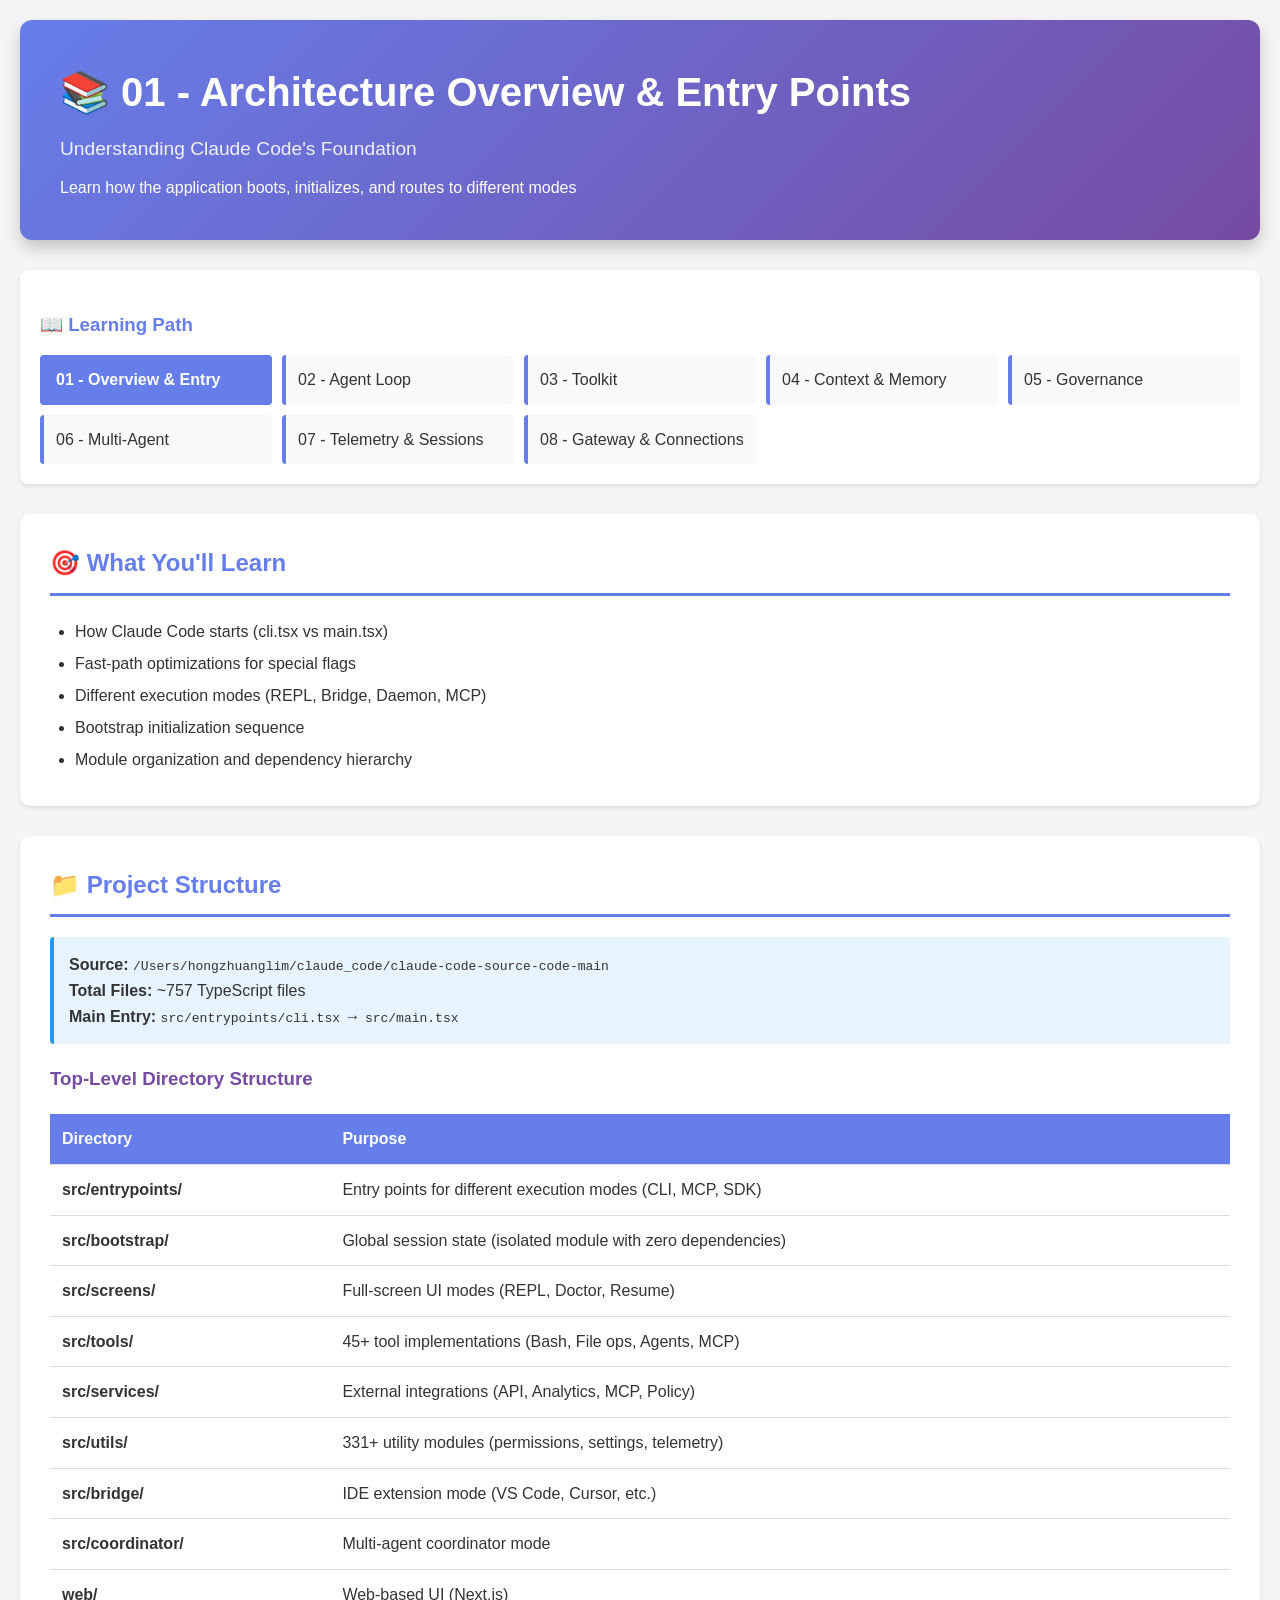
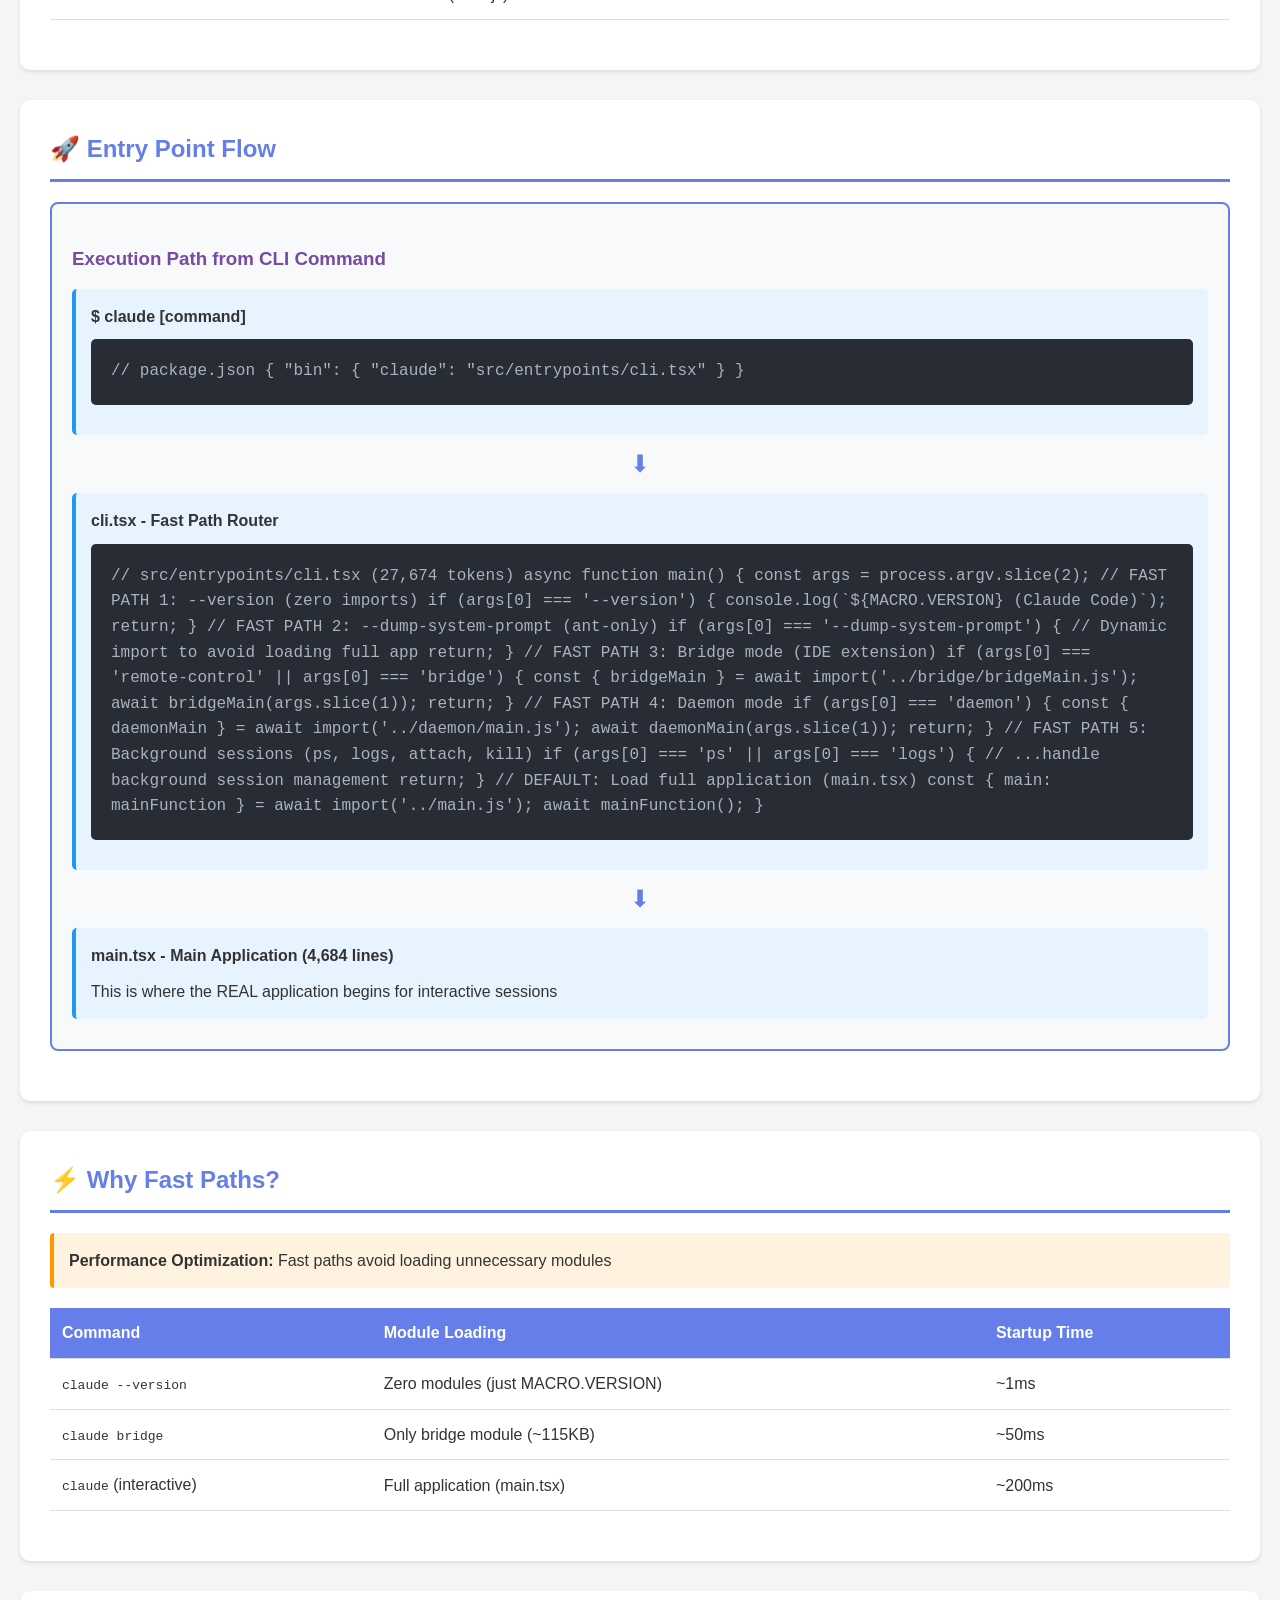
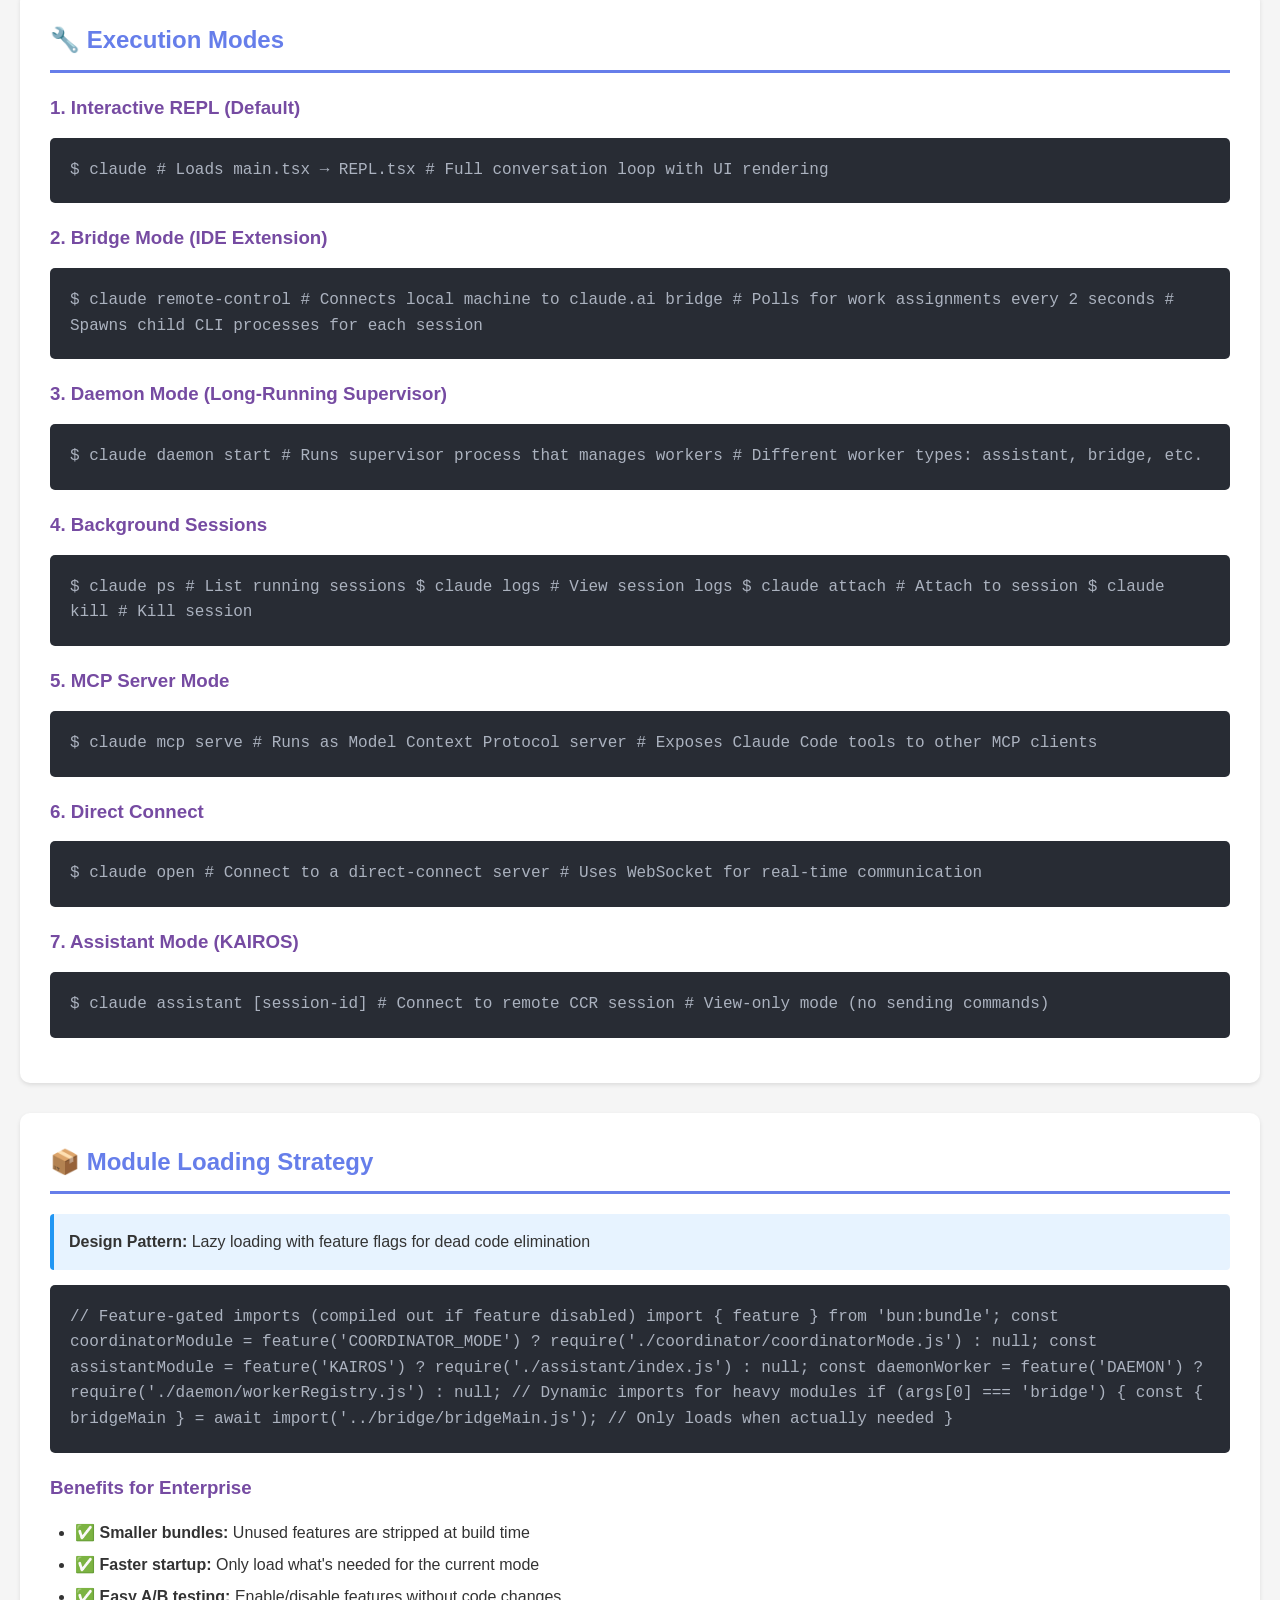
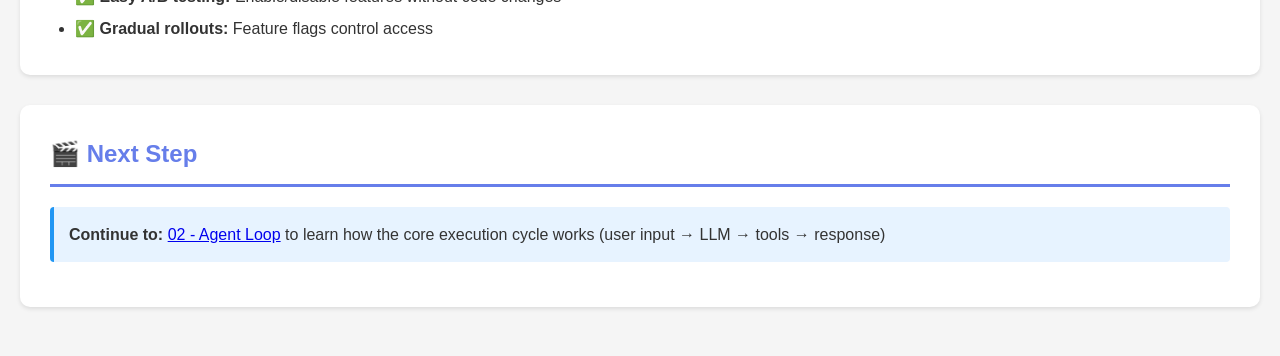
<file: learning/01_OVERVIEW_AND_ENTRY_POINTS.html>
<!DOCTYPE html>
<html lang="en">
<head>
    <meta charset="UTF-8">
    <meta name="viewport" content="width=device-width, initial-scale=1.0">
    <title>01 - Claude Code Overview & Entry Points</title>
    <style>
        * { margin: 0; padding: 0; box-sizing: border-box; }
        body {
            font-family: -apple-system, BlinkMacSystemFont, 'Segoe UI', Roboto, sans-serif;
            line-height: 1.6;
            color: #333;
            background: #f5f5f5;
            padding: 20px;
        }
        .container { max-width: 1400px; margin: 0 auto; }
        header {
            background: linear-gradient(135deg, #667eea 0%, #764ba2 100%);
            color: white;
            padding: 40px;
            border-radius: 12px;
            margin-bottom: 30px;
            box-shadow: 0 8px 16px rgba(0,0,0,0.2);
        }
        h1 { font-size: 2.5em; margin-bottom: 10px; }
        .subtitle { font-size: 1.2em; opacity: 0.9; }
        .nav-sequence {
            background: white;
            padding: 20px;
            border-radius: 8px;
            margin-bottom: 30px;
            box-shadow: 0 2px 4px rgba(0,0,0,0.1);
        }
        .nav-sequence h3 { color: #667eea; margin-bottom: 15px; }
        .nav-links {
            display: grid;
            grid-template-columns: repeat(auto-fit, minmax(200px, 1fr));
            gap: 10px;
        }
        .nav-link {
            padding: 12px;
            background: #f8f9fa;
            border-left: 4px solid #667eea;
            border-radius: 4px;
            text-decoration: none;
            color: #333;
            transition: all 0.3s;
        }
        .nav-link:hover { background: #e7f3ff; transform: translateX(5px); }
        .nav-link.current { background: #667eea; color: white; font-weight: bold; }
        .section {
            background: white;
            padding: 30px;
            margin-bottom: 30px;
            border-radius: 10px;
            box-shadow: 0 2px 4px rgba(0,0,0,0.1);
        }
        h2 {
            color: #667eea;
            border-bottom: 3px solid #667eea;
            padding-bottom: 10px;
            margin-bottom: 20px;
        }
        h3 { color: #764ba2; margin: 20px 0 15px 0; }
        .code-block {
            background: #282c34;
            color: #abb2bf;
            padding: 20px;
            border-radius: 5px;
            overflow-x: auto;
            margin: 15px 0;
            font-family: 'Courier New', monospace;
        }
        .info-box {
            background: #e7f3ff;
            padding: 15px;
            border-left: 4px solid #2196F3;
            margin: 15px 0;
            border-radius: 4px;
        }
        .warning-box {
            background: #fff3e0;
            padding: 15px;
            border-left: 4px solid #ff9800;
            margin: 15px 0;
            border-radius: 4px;
        }
        table {
            width: 100%;
            border-collapse: collapse;
            margin: 20px 0;
        }
        th, td {
            padding: 12px;
            text-align: left;
            border-bottom: 1px solid #ddd;
        }
        th {
            background: #667eea;
            color: white;
        }
        .flow-diagram {
            background: #f8f9fa;
            border: 2px solid #667eea;
            padding: 20px;
            margin: 20px 0;
            border-radius: 8px;
        }
        .flow-step {
            background: #e7f3ff;
            padding: 15px;
            margin: 10px 0;
            border-radius: 5px;
            border-left: 4px solid #2196F3;
        }
        .arrow {
            text-align: center;
            color: #667eea;
            font-size: 1.5em;
            margin: 10px 0;
        }
    </style>
</head>
<body>
    <div class="container">
        <header>
            <h1>📚 01 - Architecture Overview & Entry Points</h1>
            <p class="subtitle">Understanding Claude Code's Foundation</p>
            <p style="margin-top: 10px;">Learn how the application boots, initializes, and routes to different modes</p>
        </header>

        <div class="nav-sequence">
            <h3>📖 Learning Path</h3>
            <div class="nav-links">
                <a href="01_OVERVIEW_AND_ENTRY_POINTS.html" class="nav-link current">01 - Overview & Entry</a>
                <a href="02_AGENT_LOOP.html" class="nav-link">02 - Agent Loop</a>
                <a href="03_HARNESS_TOOLKIT.html" class="nav-link">03 - Toolkit</a>
                <a href="04_CONTEXT_MEMORY.html" class="nav-link">04 - Context & Memory</a>
                <a href="05_GOVERNANCE.html" class="nav-link">05 - Governance</a>
                <a href="06_MULTI_AGENT.html" class="nav-link">06 - Multi-Agent</a>
                <a href="07_TELEMETRY_SESSIONS.html" class="nav-link">07 - Telemetry & Sessions</a>
                <a href="08_GATEWAY_ARCHITECTURE.html" class="nav-link">08 - Gateway & Connections</a>
            </div>
        </div>

        <div class="section">
            <h2>🎯 What You'll Learn</h2>
            <ul style="margin-left: 25px; line-height: 2;">
                <li>How Claude Code starts (cli.tsx vs main.tsx)</li>
                <li>Fast-path optimizations for special flags</li>
                <li>Different execution modes (REPL, Bridge, Daemon, MCP)</li>
                <li>Bootstrap initialization sequence</li>
                <li>Module organization and dependency hierarchy</li>
            </ul>
        </div>

        <div class="section">
            <h2>📁 Project Structure</h2>

            <div class="info-box">
                <strong>Source:</strong> <code>/Users/hongzhuanglim/claude_code/claude-code-source-code-main</code><br>
                <strong>Total Files:</strong> ~757 TypeScript files<br>
                <strong>Main Entry:</strong> <code>src/entrypoints/cli.tsx</code> → <code>src/main.tsx</code>
            </div>

            <h3>Top-Level Directory Structure</h3>
            <table>
                <tr>
                    <th>Directory</th>
                    <th>Purpose</th>
                </tr>
                <tr>
                    <td><strong>src/entrypoints/</strong></td>
                    <td>Entry points for different execution modes (CLI, MCP, SDK)</td>
                </tr>
                <tr>
                    <td><strong>src/bootstrap/</strong></td>
                    <td>Global session state (isolated module with zero dependencies)</td>
                </tr>
                <tr>
                    <td><strong>src/screens/</strong></td>
                    <td>Full-screen UI modes (REPL, Doctor, Resume)</td>
                </tr>
                <tr>
                    <td><strong>src/tools/</strong></td>
                    <td>45+ tool implementations (Bash, File ops, Agents, MCP)</td>
                </tr>
                <tr>
                    <td><strong>src/services/</strong></td>
                    <td>External integrations (API, Analytics, MCP, Policy)</td>
                </tr>
                <tr>
                    <td><strong>src/utils/</strong></td>
                    <td>331+ utility modules (permissions, settings, telemetry)</td>
                </tr>
                <tr>
                    <td><strong>src/bridge/</strong></td>
                    <td>IDE extension mode (VS Code, Cursor, etc.)</td>
                </tr>
                <tr>
                    <td><strong>src/coordinator/</strong></td>
                    <td>Multi-agent coordinator mode</td>
                </tr>
                <tr>
                    <td><strong>web/</strong></td>
                    <td>Web-based UI (Next.js)</td>
                </tr>
            </table>
        </div>

        <div class="section">
            <h2>🚀 Entry Point Flow</h2>

            <div class="flow-diagram">
                <h3>Execution Path from CLI Command</h3>
                <div class="flow-step">
                    <strong>$ claude [command]</strong>
                    <div class="code-block" style="margin-top: 10px;">
// package.json
{
  "bin": {
    "claude": "src/entrypoints/cli.tsx"
  }
}
                    </div>
                </div>
                <div class="arrow">⬇</div>
                <div class="flow-step">
                    <strong>cli.tsx - Fast Path Router</strong>
                    <div class="code-block" style="margin-top: 10px;">
// src/entrypoints/cli.tsx (27,674 tokens)
async function main() {
  const args = process.argv.slice(2);

  // FAST PATH 1: --version (zero imports)
  if (args[0] === '--version') {
    console.log(`${MACRO.VERSION} (Claude Code)`);
    return;
  }

  // FAST PATH 2: --dump-system-prompt (ant-only)
  if (args[0] === '--dump-system-prompt') {
    // Dynamic import to avoid loading full app
    return;
  }

  // FAST PATH 3: Bridge mode (IDE extension)
  if (args[0] === 'remote-control' || args[0] === 'bridge') {
    const { bridgeMain } = await import('../bridge/bridgeMain.js');
    await bridgeMain(args.slice(1));
    return;
  }

  // FAST PATH 4: Daemon mode
  if (args[0] === 'daemon') {
    const { daemonMain } = await import('../daemon/main.js');
    await daemonMain(args.slice(1));
    return;
  }

  // FAST PATH 5: Background sessions (ps, logs, attach, kill)
  if (args[0] === 'ps' || args[0] === 'logs') {
    // ...handle background session management
    return;
  }

  // DEFAULT: Load full application (main.tsx)
  const { main: mainFunction } = await import('../main.js');
  await mainFunction();
}
                    </div>
                </div>
                <div class="arrow">⬇</div>
                <div class="flow-step">
                    <strong>main.tsx - Main Application (4,684 lines)</strong>
                    <p style="margin-top: 10px;">This is where the REAL application begins for interactive sessions</p>
                </div>
            </div>
        </div>

        <div class="section">
            <h2>⚡ Why Fast Paths?</h2>

            <div class="warning-box">
                <strong>Performance Optimization:</strong> Fast paths avoid loading unnecessary modules
            </div>

            <table>
                <tr>
                    <th>Command</th>
                    <th>Module Loading</th>
                    <th>Startup Time</th>
                </tr>
                <tr>
                    <td><code>claude --version</code></td>
                    <td>Zero modules (just MACRO.VERSION)</td>
                    <td>~1ms</td>
                </tr>
                <tr>
                    <td><code>claude bridge</code></td>
                    <td>Only bridge module (~115KB)</td>
                    <td>~50ms</td>
                </tr>
                <tr>
                    <td><code>claude</code> (interactive)</td>
                    <td>Full application (main.tsx)</td>
                    <td>~200ms</td>
                </tr>
            </table>
        </div>

        <div class="section">
            <h2>🔧 Execution Modes</h2>

            <h3>1. Interactive REPL (Default)</h3>
            <div class="code-block">
$ claude
# Loads main.tsx → REPL.tsx
# Full conversation loop with UI rendering
            </div>

            <h3>2. Bridge Mode (IDE Extension)</h3>
            <div class="code-block">
$ claude remote-control
# Connects local machine to claude.ai bridge
# Polls for work assignments every 2 seconds
# Spawns child CLI processes for each session
            </div>

            <h3>3. Daemon Mode (Long-Running Supervisor)</h3>
            <div class="code-block">
$ claude daemon start
# Runs supervisor process that manages workers
# Different worker types: assistant, bridge, etc.
            </div>

            <h3>4. Background Sessions</h3>
            <div class="code-block">
$ claude ps                    # List running sessions
$ claude logs <session-id>     # View session logs
$ claude attach <session-id>   # Attach to session
$ claude kill <session-id>     # Kill session
            </div>

            <h3>5. MCP Server Mode</h3>
            <div class="code-block">
$ claude mcp serve
# Runs as Model Context Protocol server
# Exposes Claude Code tools to other MCP clients
            </div>

            <h3>6. Direct Connect</h3>
            <div class="code-block">
$ claude open <url>
# Connect to a direct-connect server
# Uses WebSocket for real-time communication
            </div>

            <h3>7. Assistant Mode (KAIROS)</h3>
            <div class="code-block">
$ claude assistant [session-id]
# Connect to remote CCR session
# View-only mode (no sending commands)
            </div>
        </div>

        <div class="section">
            <h2>📦 Module Loading Strategy</h2>

            <div class="info-box">
                <strong>Design Pattern:</strong> Lazy loading with feature flags for dead code elimination
            </div>

            <div class="code-block">
// Feature-gated imports (compiled out if feature disabled)
import { feature } from 'bun:bundle';

const coordinatorModule = feature('COORDINATOR_MODE')
  ? require('./coordinator/coordinatorMode.js')
  : null;

const assistantModule = feature('KAIROS')
  ? require('./assistant/index.js')
  : null;

const daemonWorker = feature('DAEMON')
  ? require('./daemon/workerRegistry.js')
  : null;

// Dynamic imports for heavy modules
if (args[0] === 'bridge') {
  const { bridgeMain } = await import('../bridge/bridgeMain.js');
  // Only loads when actually needed
}
            </div>

            <h3>Benefits for Enterprise</h3>
            <ul style="margin-left: 25px; line-height: 2;">
                <li>✅ <strong>Smaller bundles:</strong> Unused features are stripped at build time</li>
                <li>✅ <strong>Faster startup:</strong> Only load what's needed for the current mode</li>
                <li>✅ <strong>Easy A/B testing:</strong> Enable/disable features without code changes</li>
                <li>✅ <strong>Gradual rollouts:</strong> Feature flags control access</li>
            </ul>
        </div>

        <div class="section">
            <h2>🎬 Next Step</h2>
            <div class="info-box">
                <strong>Continue to:</strong> <a href="02_AGENT_LOOP.html">02 - Agent Loop</a> to learn how the core execution cycle works (user input → LLM → tools → response)
            </div>
        </div>
    </div>
</body>
</html>
</file>
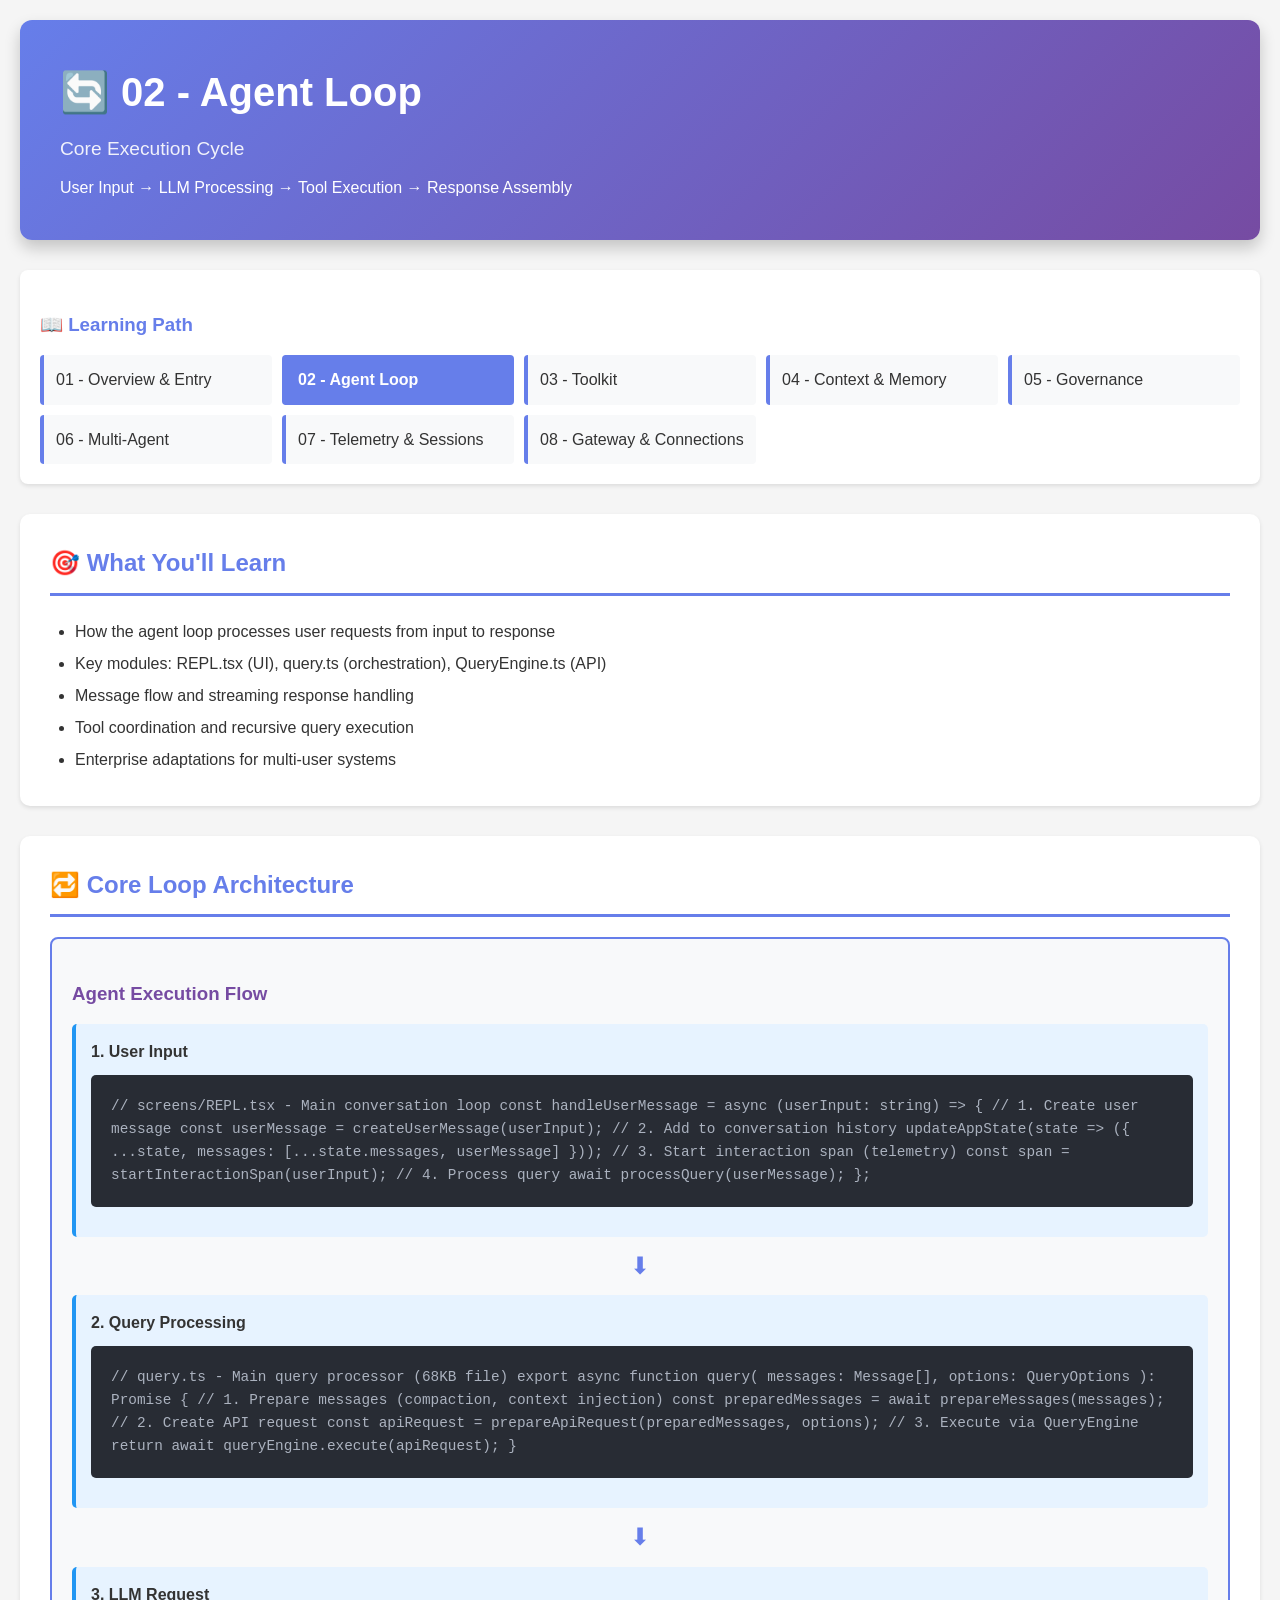
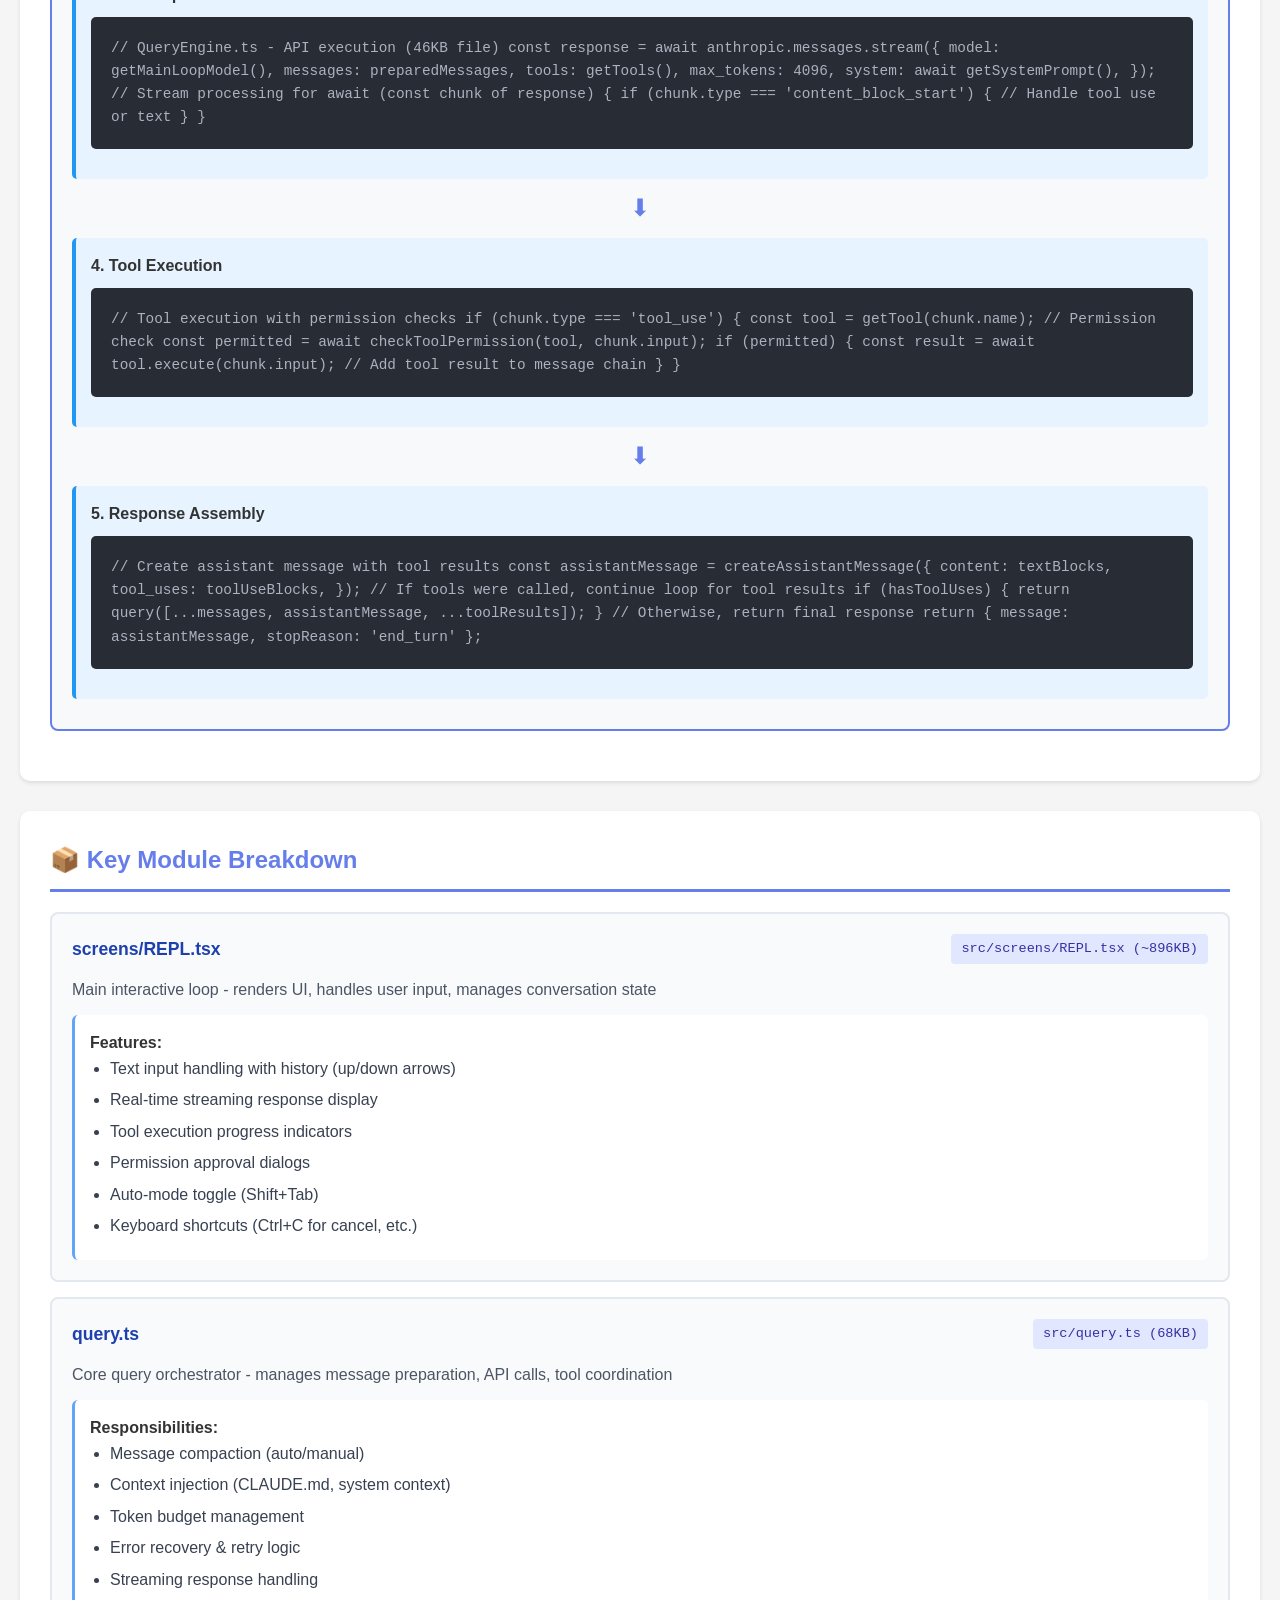
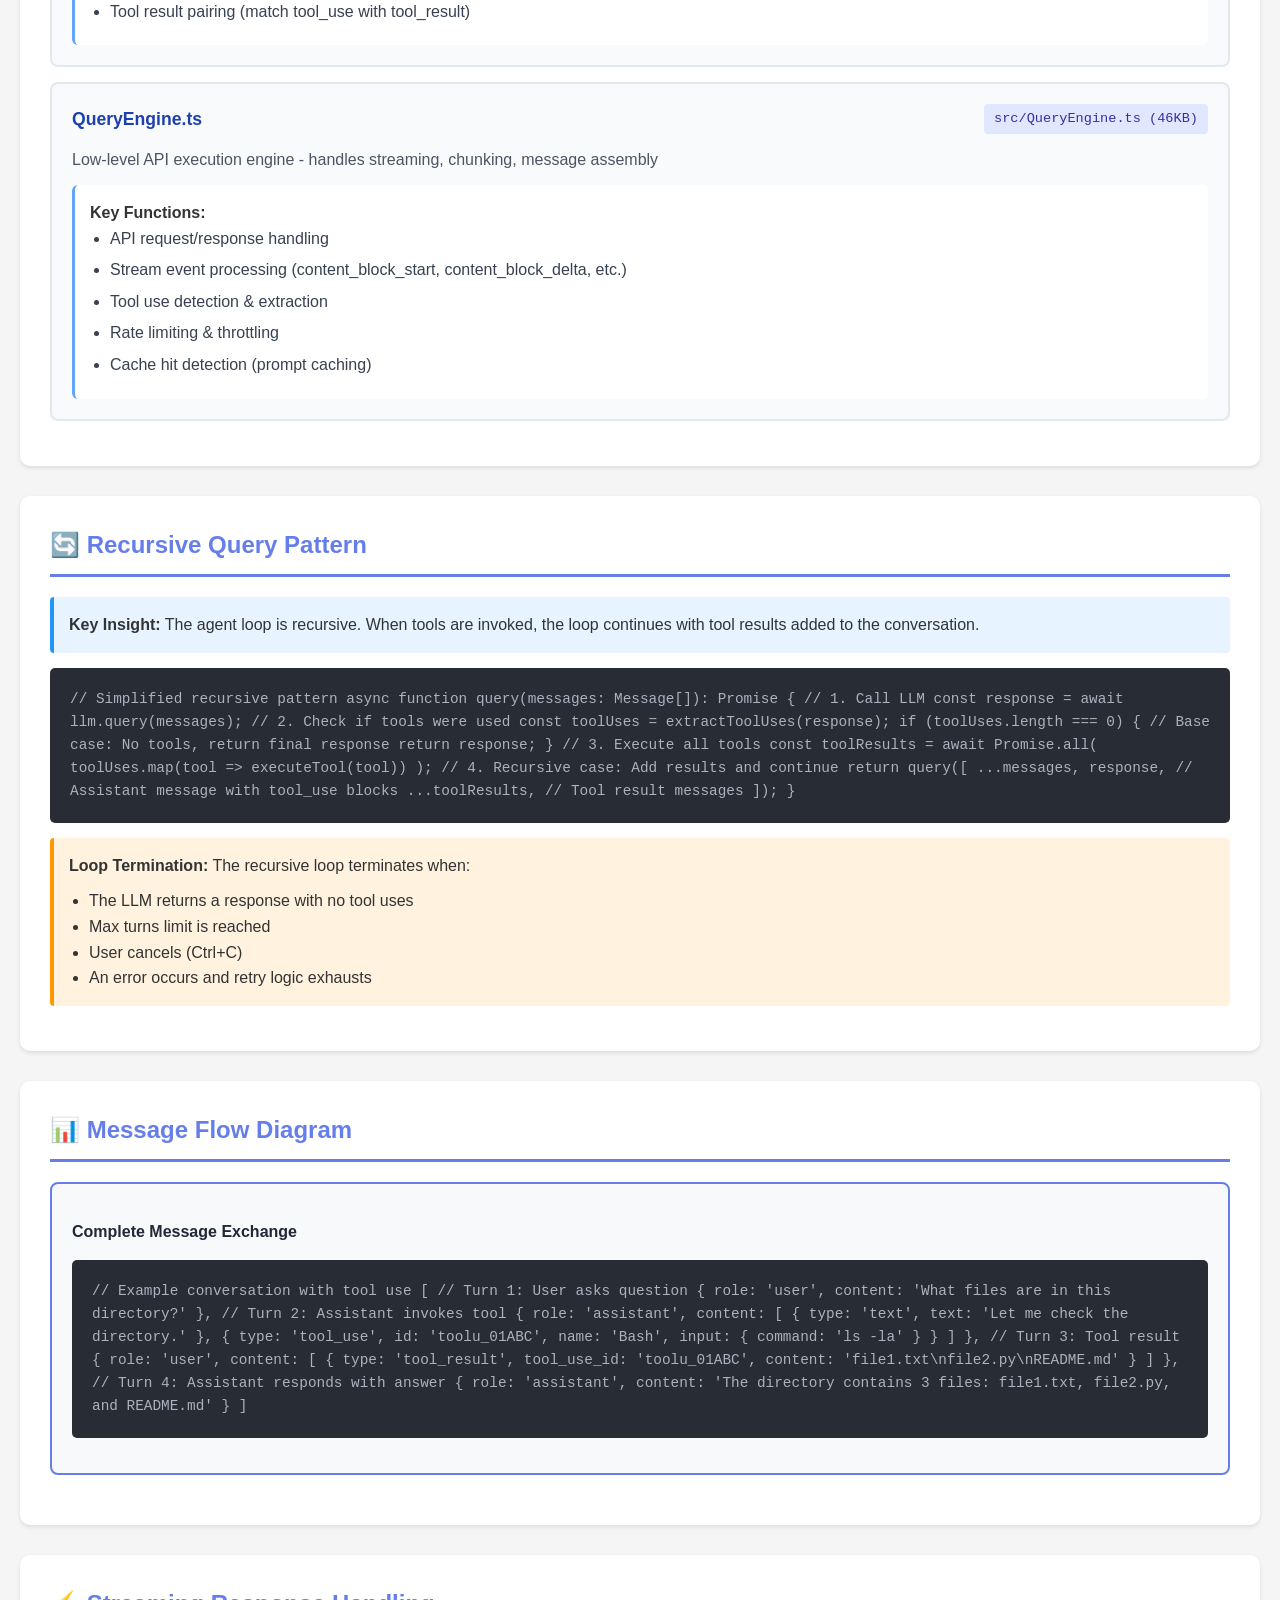
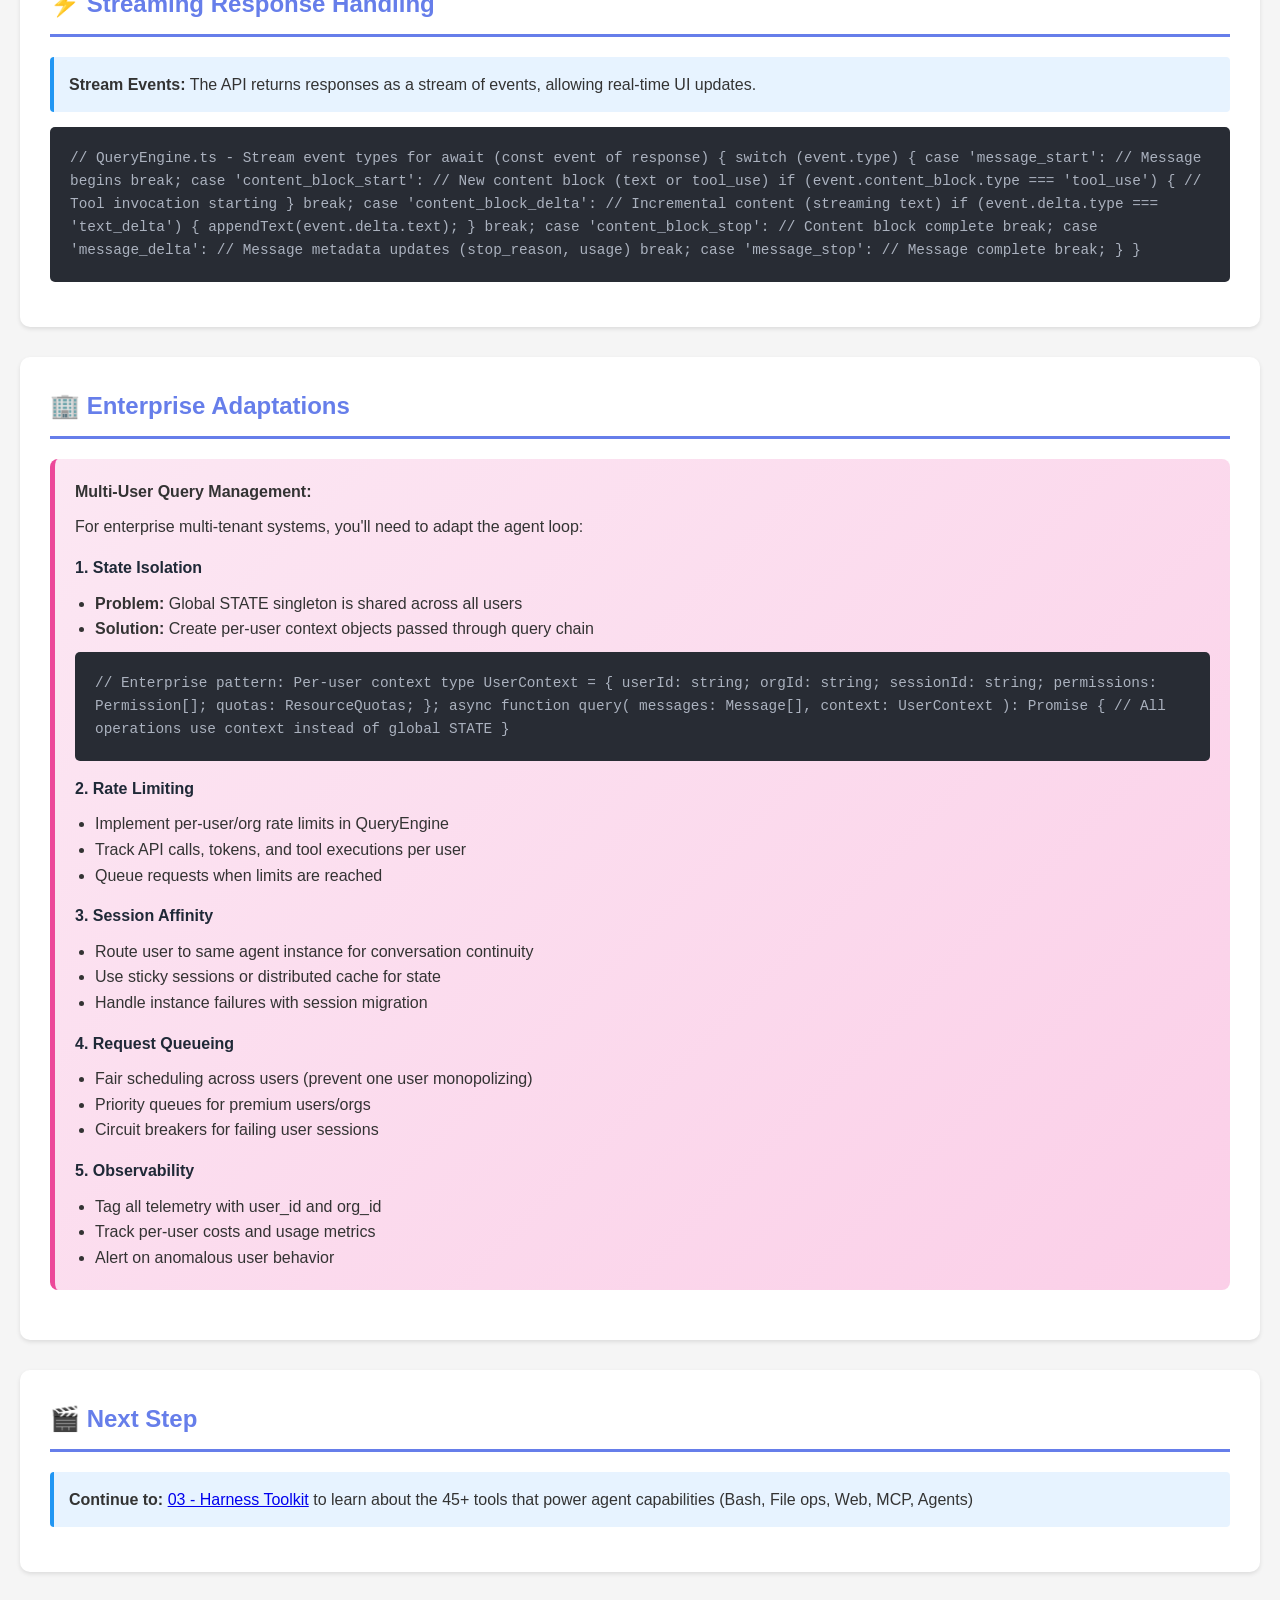
<file: learning/02_AGENT_LOOP.html>
<!DOCTYPE html>
<html lang="en">
<head>
    <meta charset="UTF-8">
    <meta name="viewport" content="width=device-width, initial-scale=1.0">
    <title>02 - Agent Loop (Core Execution)</title>
    <style>
        * { margin: 0; padding: 0; box-sizing: border-box; }
        body {
            font-family: -apple-system, BlinkMacSystemFont, 'Segoe UI', Roboto, sans-serif;
            line-height: 1.6;
            color: #333;
            background: #f5f5f5;
            padding: 20px;
        }
        .container { max-width: 1400px; margin: 0 auto; }
        header {
            background: linear-gradient(135deg, #667eea 0%, #764ba2 100%);
            color: white;
            padding: 40px;
            border-radius: 12px;
            margin-bottom: 30px;
            box-shadow: 0 8px 16px rgba(0,0,0,0.2);
        }
        h1 { font-size: 2.5em; margin-bottom: 10px; }
        .subtitle { font-size: 1.2em; opacity: 0.9; }
        .nav-sequence {
            background: white;
            padding: 20px;
            border-radius: 8px;
            margin-bottom: 30px;
            box-shadow: 0 2px 4px rgba(0,0,0,0.1);
        }
        .nav-sequence h3 { color: #667eea; margin-bottom: 15px; }
        .nav-links {
            display: grid;
            grid-template-columns: repeat(auto-fit, minmax(200px, 1fr));
            gap: 10px;
        }
        .nav-link {
            padding: 12px;
            background: #f8f9fa;
            border-left: 4px solid #667eea;
            border-radius: 4px;
            text-decoration: none;
            color: #333;
            transition: all 0.3s;
        }
        .nav-link:hover { background: #e7f3ff; transform: translateX(5px); }
        .nav-link.current { background: #667eea; color: white; font-weight: bold; }
        .section {
            background: white;
            padding: 30px;
            margin-bottom: 30px;
            border-radius: 10px;
            box-shadow: 0 2px 4px rgba(0,0,0,0.1);
        }
        h2 {
            color: #667eea;
            border-bottom: 3px solid #667eea;
            padding-bottom: 10px;
            margin-bottom: 20px;
        }
        h3 { color: #764ba2; margin: 20px 0 15px 0; }
        h4 { color: #1f2937; margin: 15px 0 10px 0; }
        .code-block {
            background: #282c34;
            color: #abb2bf;
            padding: 20px;
            border-radius: 5px;
            overflow-x: auto;
            margin: 15px 0;
            font-family: 'Courier New', monospace;
            font-size: 0.9em;
        }
        .info-box {
            background: #e7f3ff;
            padding: 15px;
            border-left: 4px solid #2196F3;
            margin: 15px 0;
            border-radius: 4px;
        }
        .warning-box {
            background: #fff3e0;
            padding: 15px;
            border-left: 4px solid #ff9800;
            margin: 15px 0;
            border-radius: 4px;
        }
        .enterprise-note {
            background: linear-gradient(135deg, #fce7f3 0%, #fbcfe8 100%);
            padding: 20px;
            border-left: 5px solid #ec4899;
            margin: 20px 0;
            border-radius: 8px;
        }
        .flow-diagram {
            background: #f8f9fa;
            border: 2px solid #667eea;
            padding: 20px;
            margin: 20px 0;
            border-radius: 8px;
        }
        .flow-step {
            background: #e7f3ff;
            padding: 15px;
            margin: 10px 0;
            border-radius: 5px;
            border-left: 4px solid #2196F3;
        }
        .arrow {
            text-align: center;
            color: #667eea;
            font-size: 1.5em;
            margin: 10px 0;
        }
        .module-box {
            background: #f8fafc;
            border: 2px solid #e2e8f0;
            border-radius: 8px;
            padding: 20px;
            margin: 15px 0;
        }
        .module-header {
            display: flex;
            justify-content: space-between;
            align-items: center;
            margin-bottom: 12px;
        }
        .module-name {
            font-weight: 700;
            font-size: 1.1em;
            color: #1e40af;
        }
        .module-path {
            font-family: 'Courier New', monospace;
            font-size: 0.85em;
            background: #e0e7ff;
            padding: 4px 10px;
            border-radius: 4px;
            color: #3730a3;
        }
        .module-desc {
            color: #4b5563;
            margin-bottom: 12px;
            line-height: 1.7;
        }
        .module-features {
            background: white;
            padding: 15px;
            border-radius: 6px;
            border-left: 3px solid #60a5fa;
        }
        .module-features ul {
            margin-left: 20px;
        }
        .module-features li {
            margin-bottom: 6px;
            color: #374151;
        }
    </style>
</head>
<body>
    <div class="container">
        <header>
            <h1>🔄 02 - Agent Loop</h1>
            <p class="subtitle">Core Execution Cycle</p>
            <p style="margin-top: 10px;">User Input → LLM Processing → Tool Execution → Response Assembly</p>
        </header>

        <div class="nav-sequence">
            <h3>📖 Learning Path</h3>
            <div class="nav-links">
                <a href="01_OVERVIEW_AND_ENTRY_POINTS.html" class="nav-link">01 - Overview & Entry</a>
                <a href="02_AGENT_LOOP.html" class="nav-link current">02 - Agent Loop</a>
                <a href="03_HARNESS_TOOLKIT.html" class="nav-link">03 - Toolkit</a>
                <a href="04_CONTEXT_MEMORY.html" class="nav-link">04 - Context & Memory</a>
                <a href="05_GOVERNANCE.html" class="nav-link">05 - Governance</a>
                <a href="06_MULTI_AGENT.html" class="nav-link">06 - Multi-Agent</a>
                <a href="07_TELEMETRY_SESSIONS.html" class="nav-link">07 - Telemetry & Sessions</a>
                <a href="08_GATEWAY_ARCHITECTURE.html" class="nav-link">08 - Gateway & Connections</a>
            </div>
        </div>

        <div class="section">
            <h2>🎯 What You'll Learn</h2>
            <ul style="margin-left: 25px; line-height: 2;">
                <li>How the agent loop processes user requests from input to response</li>
                <li>Key modules: REPL.tsx (UI), query.ts (orchestration), QueryEngine.ts (API)</li>
                <li>Message flow and streaming response handling</li>
                <li>Tool coordination and recursive query execution</li>
                <li>Enterprise adaptations for multi-user systems</li>
            </ul>
        </div>

        <div class="section">
            <h2>🔁 Core Loop Architecture</h2>

            <div class="flow-diagram">
                <h3>Agent Execution Flow</h3>

                <div class="flow-step">
                    <strong>1. User Input</strong>
                    <div class="code-block" style="margin-top: 10px;">
// screens/REPL.tsx - Main conversation loop
const handleUserMessage = async (userInput: string) => {
  // 1. Create user message
  const userMessage = createUserMessage(userInput);

  // 2. Add to conversation history
  updateAppState(state => ({
    ...state,
    messages: [...state.messages, userMessage]
  }));

  // 3. Start interaction span (telemetry)
  const span = startInteractionSpan(userInput);

  // 4. Process query
  await processQuery(userMessage);
};
                    </div>
                </div>

                <div class="arrow">⬇</div>

                <div class="flow-step">
                    <strong>2. Query Processing</strong>
                    <div class="code-block" style="margin-top: 10px;">
// query.ts - Main query processor (68KB file)
export async function query(
  messages: Message[],
  options: QueryOptions
): Promise<QueryResult> {
  // 1. Prepare messages (compaction, context injection)
  const preparedMessages = await prepareMessages(messages);

  // 2. Create API request
  const apiRequest = prepareApiRequest(preparedMessages, options);

  // 3. Execute via QueryEngine
  return await queryEngine.execute(apiRequest);
}
                    </div>
                </div>

                <div class="arrow">⬇</div>

                <div class="flow-step">
                    <strong>3. LLM Request</strong>
                    <div class="code-block" style="margin-top: 10px;">
// QueryEngine.ts - API execution (46KB file)
const response = await anthropic.messages.stream({
  model: getMainLoopModel(),
  messages: preparedMessages,
  tools: getTools(),
  max_tokens: 4096,
  system: await getSystemPrompt(),
});

// Stream processing
for await (const chunk of response) {
  if (chunk.type === 'content_block_start') {
    // Handle tool use or text
  }
}
                    </div>
                </div>

                <div class="arrow">⬇</div>

                <div class="flow-step">
                    <strong>4. Tool Execution</strong>
                    <div class="code-block" style="margin-top: 10px;">
// Tool execution with permission checks
if (chunk.type === 'tool_use') {
  const tool = getTool(chunk.name);

  // Permission check
  const permitted = await checkToolPermission(tool, chunk.input);

  if (permitted) {
    const result = await tool.execute(chunk.input);
    // Add tool result to message chain
  }
}
                    </div>
                </div>

                <div class="arrow">⬇</div>

                <div class="flow-step">
                    <strong>5. Response Assembly</strong>
                    <div class="code-block" style="margin-top: 10px;">
// Create assistant message with tool results
const assistantMessage = createAssistantMessage({
  content: textBlocks,
  tool_uses: toolUseBlocks,
});

// If tools were called, continue loop for tool results
if (hasToolUses) {
  return query([...messages, assistantMessage, ...toolResults]);
}

// Otherwise, return final response
return { message: assistantMessage, stopReason: 'end_turn' };
                    </div>
                </div>
            </div>
        </div>

        <div class="section">
            <h2>📦 Key Module Breakdown</h2>

            <div class="module-box">
                <div class="module-header">
                    <span class="module-name">screens/REPL.tsx</span>
                    <span class="module-path">src/screens/REPL.tsx (~896KB)</span>
                </div>
                <div class="module-desc">
                    Main interactive loop - renders UI, handles user input, manages conversation state
                </div>
                <div class="module-features">
                    <strong>Features:</strong>
                    <ul>
                        <li>Text input handling with history (up/down arrows)</li>
                        <li>Real-time streaming response display</li>
                        <li>Tool execution progress indicators</li>
                        <li>Permission approval dialogs</li>
                        <li>Auto-mode toggle (Shift+Tab)</li>
                        <li>Keyboard shortcuts (Ctrl+C for cancel, etc.)</li>
                    </ul>
                </div>
            </div>

            <div class="module-box">
                <div class="module-header">
                    <span class="module-name">query.ts</span>
                    <span class="module-path">src/query.ts (68KB)</span>
                </div>
                <div class="module-desc">
                    Core query orchestrator - manages message preparation, API calls, tool coordination
                </div>
                <div class="module-features">
                    <strong>Responsibilities:</strong>
                    <ul>
                        <li>Message compaction (auto/manual)</li>
                        <li>Context injection (CLAUDE.md, system context)</li>
                        <li>Token budget management</li>
                        <li>Error recovery & retry logic</li>
                        <li>Streaming response handling</li>
                        <li>Tool result pairing (match tool_use with tool_result)</li>
                    </ul>
                </div>
            </div>

            <div class="module-box">
                <div class="module-header">
                    <span class="module-name">QueryEngine.ts</span>
                    <span class="module-path">src/QueryEngine.ts (46KB)</span>
                </div>
                <div class="module-desc">
                    Low-level API execution engine - handles streaming, chunking, message assembly
                </div>
                <div class="module-features">
                    <strong>Key Functions:</strong>
                    <ul>
                        <li>API request/response handling</li>
                        <li>Stream event processing (content_block_start, content_block_delta, etc.)</li>
                        <li>Tool use detection & extraction</li>
                        <li>Rate limiting & throttling</li>
                        <li>Cache hit detection (prompt caching)</li>
                    </ul>
                </div>
            </div>
        </div>

        <div class="section">
            <h2>🔄 Recursive Query Pattern</h2>

            <div class="info-box">
                <strong>Key Insight:</strong> The agent loop is recursive. When tools are invoked, the loop continues with tool results added to the conversation.
            </div>

            <div class="code-block">
// Simplified recursive pattern
async function query(messages: Message[]): Promise<Response> {
  // 1. Call LLM
  const response = await llm.query(messages);

  // 2. Check if tools were used
  const toolUses = extractToolUses(response);

  if (toolUses.length === 0) {
    // Base case: No tools, return final response
    return response;
  }

  // 3. Execute all tools
  const toolResults = await Promise.all(
    toolUses.map(tool => executeTool(tool))
  );

  // 4. Recursive case: Add results and continue
  return query([
    ...messages,
    response,        // Assistant message with tool_use blocks
    ...toolResults,  // Tool result messages
  ]);
}
            </div>

            <div class="warning-box">
                <strong>Loop Termination:</strong> The recursive loop terminates when:
                <ul style="margin-top: 10px; margin-left: 20px;">
                    <li>The LLM returns a response with no tool uses</li>
                    <li>Max turns limit is reached</li>
                    <li>User cancels (Ctrl+C)</li>
                    <li>An error occurs and retry logic exhausts</li>
                </ul>
            </div>
        </div>

        <div class="section">
            <h2>📊 Message Flow Diagram</h2>

            <div class="flow-diagram">
                <h4>Complete Message Exchange</h4>

                <div class="code-block">
// Example conversation with tool use
[
  // Turn 1: User asks question
  { role: 'user', content: 'What files are in this directory?' },

  // Turn 2: Assistant invokes tool
  {
    role: 'assistant',
    content: [
      { type: 'text', text: 'Let me check the directory.' },
      {
        type: 'tool_use',
        id: 'toolu_01ABC',
        name: 'Bash',
        input: { command: 'ls -la' }
      }
    ]
  },

  // Turn 3: Tool result
  {
    role: 'user',
    content: [
      {
        type: 'tool_result',
        tool_use_id: 'toolu_01ABC',
        content: 'file1.txt\nfile2.py\nREADME.md'
      }
    ]
  },

  // Turn 4: Assistant responds with answer
  {
    role: 'assistant',
    content: 'The directory contains 3 files: file1.txt, file2.py, and README.md'
  }
]
                </div>
            </div>
        </div>

        <div class="section">
            <h2>⚡ Streaming Response Handling</h2>

            <div class="info-box">
                <strong>Stream Events:</strong> The API returns responses as a stream of events, allowing real-time UI updates.
            </div>

            <div class="code-block">
// QueryEngine.ts - Stream event types
for await (const event of response) {
  switch (event.type) {
    case 'message_start':
      // Message begins
      break;

    case 'content_block_start':
      // New content block (text or tool_use)
      if (event.content_block.type === 'tool_use') {
        // Tool invocation starting
      }
      break;

    case 'content_block_delta':
      // Incremental content (streaming text)
      if (event.delta.type === 'text_delta') {
        appendText(event.delta.text);
      }
      break;

    case 'content_block_stop':
      // Content block complete
      break;

    case 'message_delta':
      // Message metadata updates (stop_reason, usage)
      break;

    case 'message_stop':
      // Message complete
      break;
  }
}
            </div>
        </div>

        <div class="section">
            <h2>🏢 Enterprise Adaptations</h2>

            <div class="enterprise-note">
                <strong>Multi-User Query Management:</strong>
                <p style="margin-top: 10px;">For enterprise multi-tenant systems, you'll need to adapt the agent loop:</p>

                <h4 style="margin-top: 15px;">1. State Isolation</h4>
                <ul style="margin-left: 20px;">
                    <li><strong>Problem:</strong> Global STATE singleton is shared across all users</li>
                    <li><strong>Solution:</strong> Create per-user context objects passed through query chain</li>
                </ul>

                <div class="code-block" style="margin-top: 10px;">
// Enterprise pattern: Per-user context
type UserContext = {
  userId: string;
  orgId: string;
  sessionId: string;
  permissions: Permission[];
  quotas: ResourceQuotas;
};

async function query(
  messages: Message[],
  context: UserContext
): Promise<Response> {
  // All operations use context instead of global STATE
}
                </div>

                <h4 style="margin-top: 15px;">2. Rate Limiting</h4>
                <ul style="margin-left: 20px;">
                    <li>Implement per-user/org rate limits in QueryEngine</li>
                    <li>Track API calls, tokens, and tool executions per user</li>
                    <li>Queue requests when limits are reached</li>
                </ul>

                <h4 style="margin-top: 15px;">3. Session Affinity</h4>
                <ul style="margin-left: 20px;">
                    <li>Route user to same agent instance for conversation continuity</li>
                    <li>Use sticky sessions or distributed cache for state</li>
                    <li>Handle instance failures with session migration</li>
                </ul>

                <h4 style="margin-top: 15px;">4. Request Queueing</h4>
                <ul style="margin-left: 20px;">
                    <li>Fair scheduling across users (prevent one user monopolizing)</li>
                    <li>Priority queues for premium users/orgs</li>
                    <li>Circuit breakers for failing user sessions</li>
                </ul>

                <h4 style="margin-top: 15px;">5. Observability</h4>
                <ul style="margin-left: 20px;">
                    <li>Tag all telemetry with user_id and org_id</li>
                    <li>Track per-user costs and usage metrics</li>
                    <li>Alert on anomalous user behavior</li>
                </ul>
            </div>
        </div>

        <div class="section">
            <h2>🎬 Next Step</h2>
            <div class="info-box">
                <strong>Continue to:</strong> <a href="03_HARNESS_TOOLKIT.html">03 - Harness Toolkit</a> to learn about the 45+ tools that power agent capabilities (Bash, File ops, Web, MCP, Agents)
            </div>
        </div>
    </div>
</body>
</html>
</file>
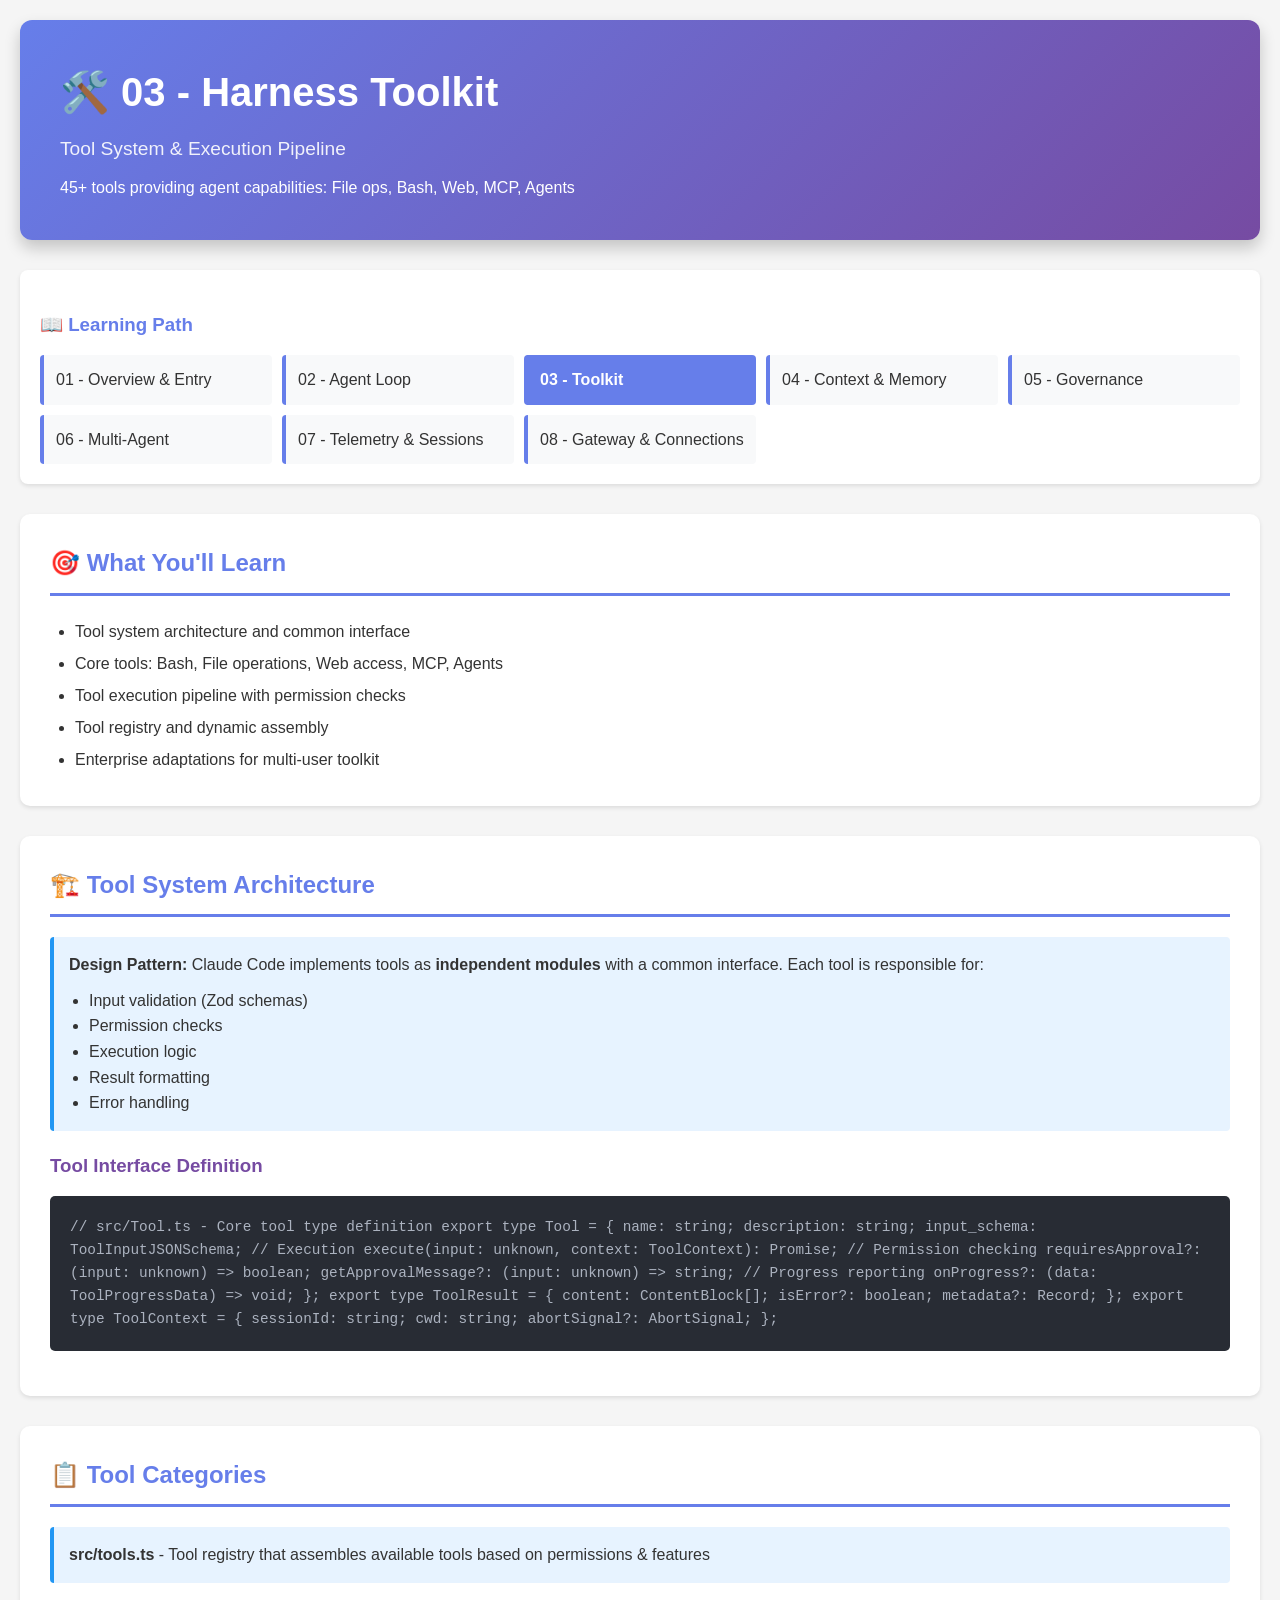
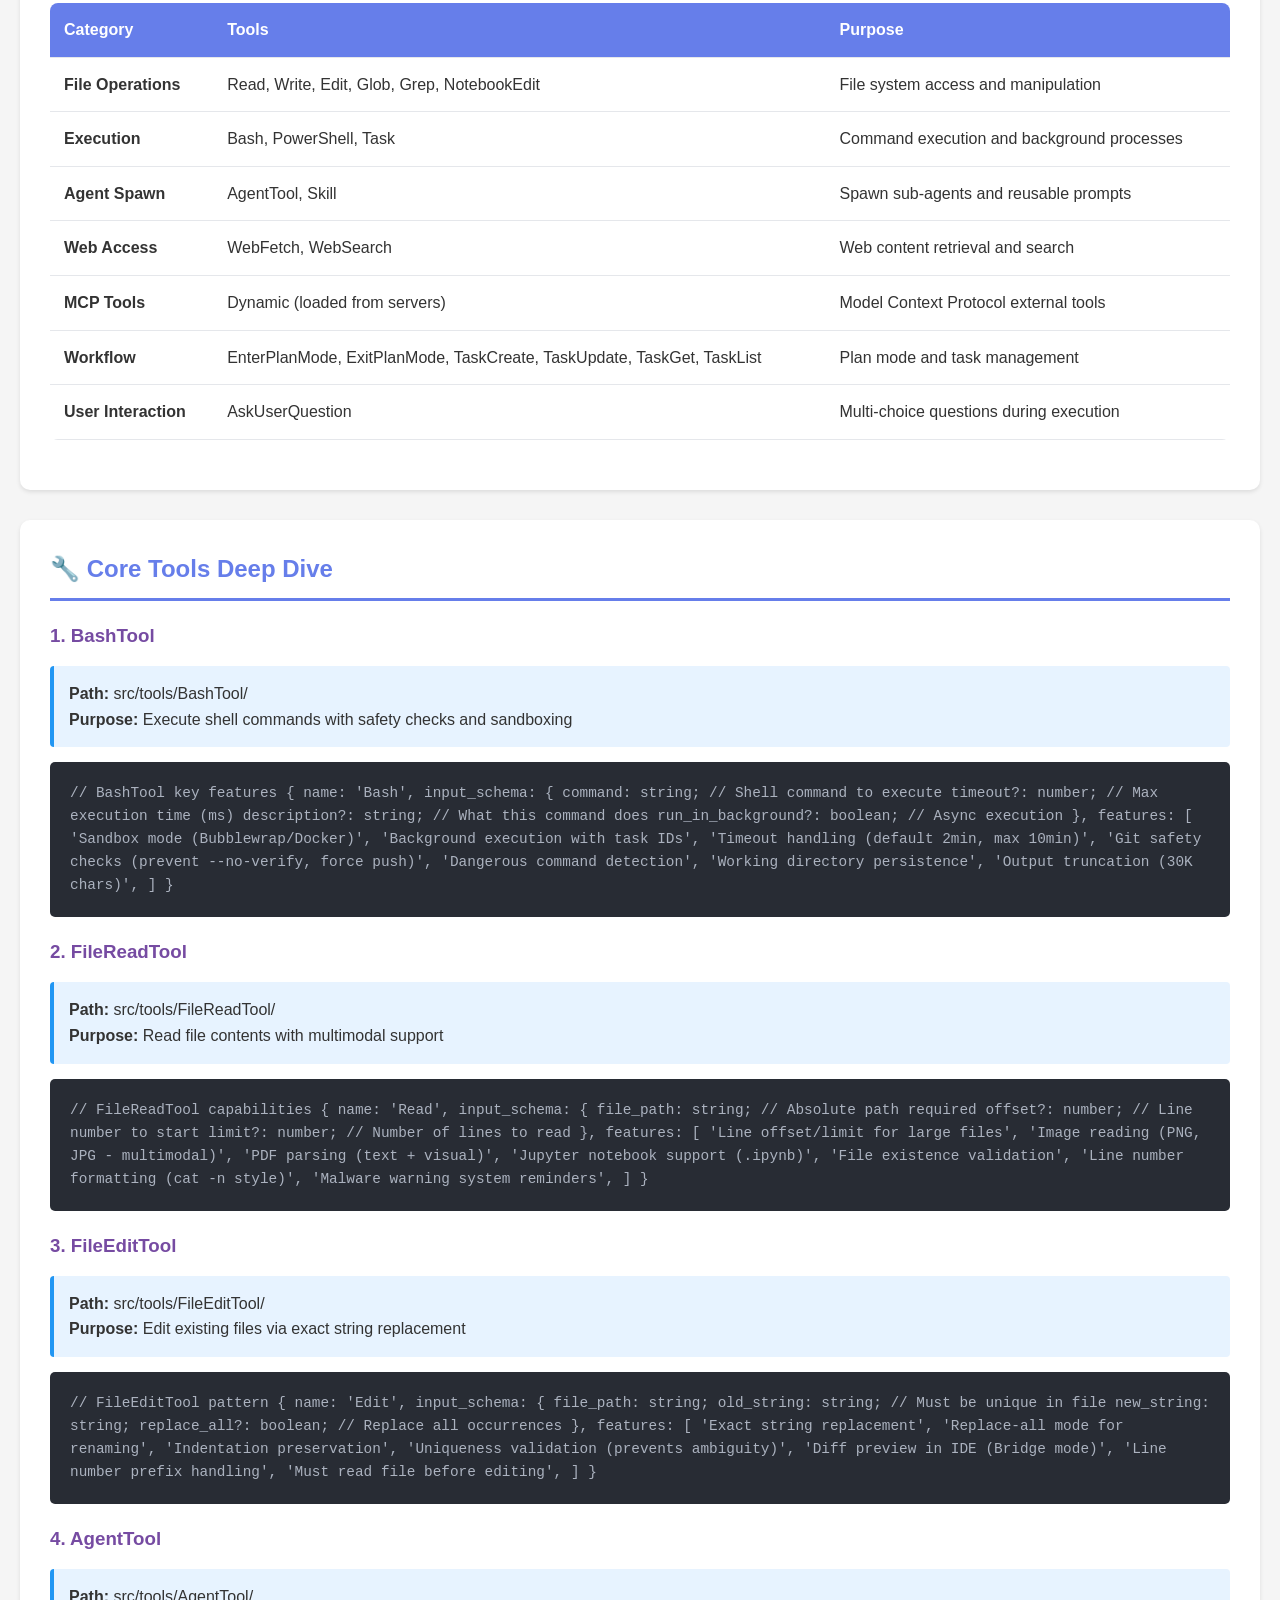
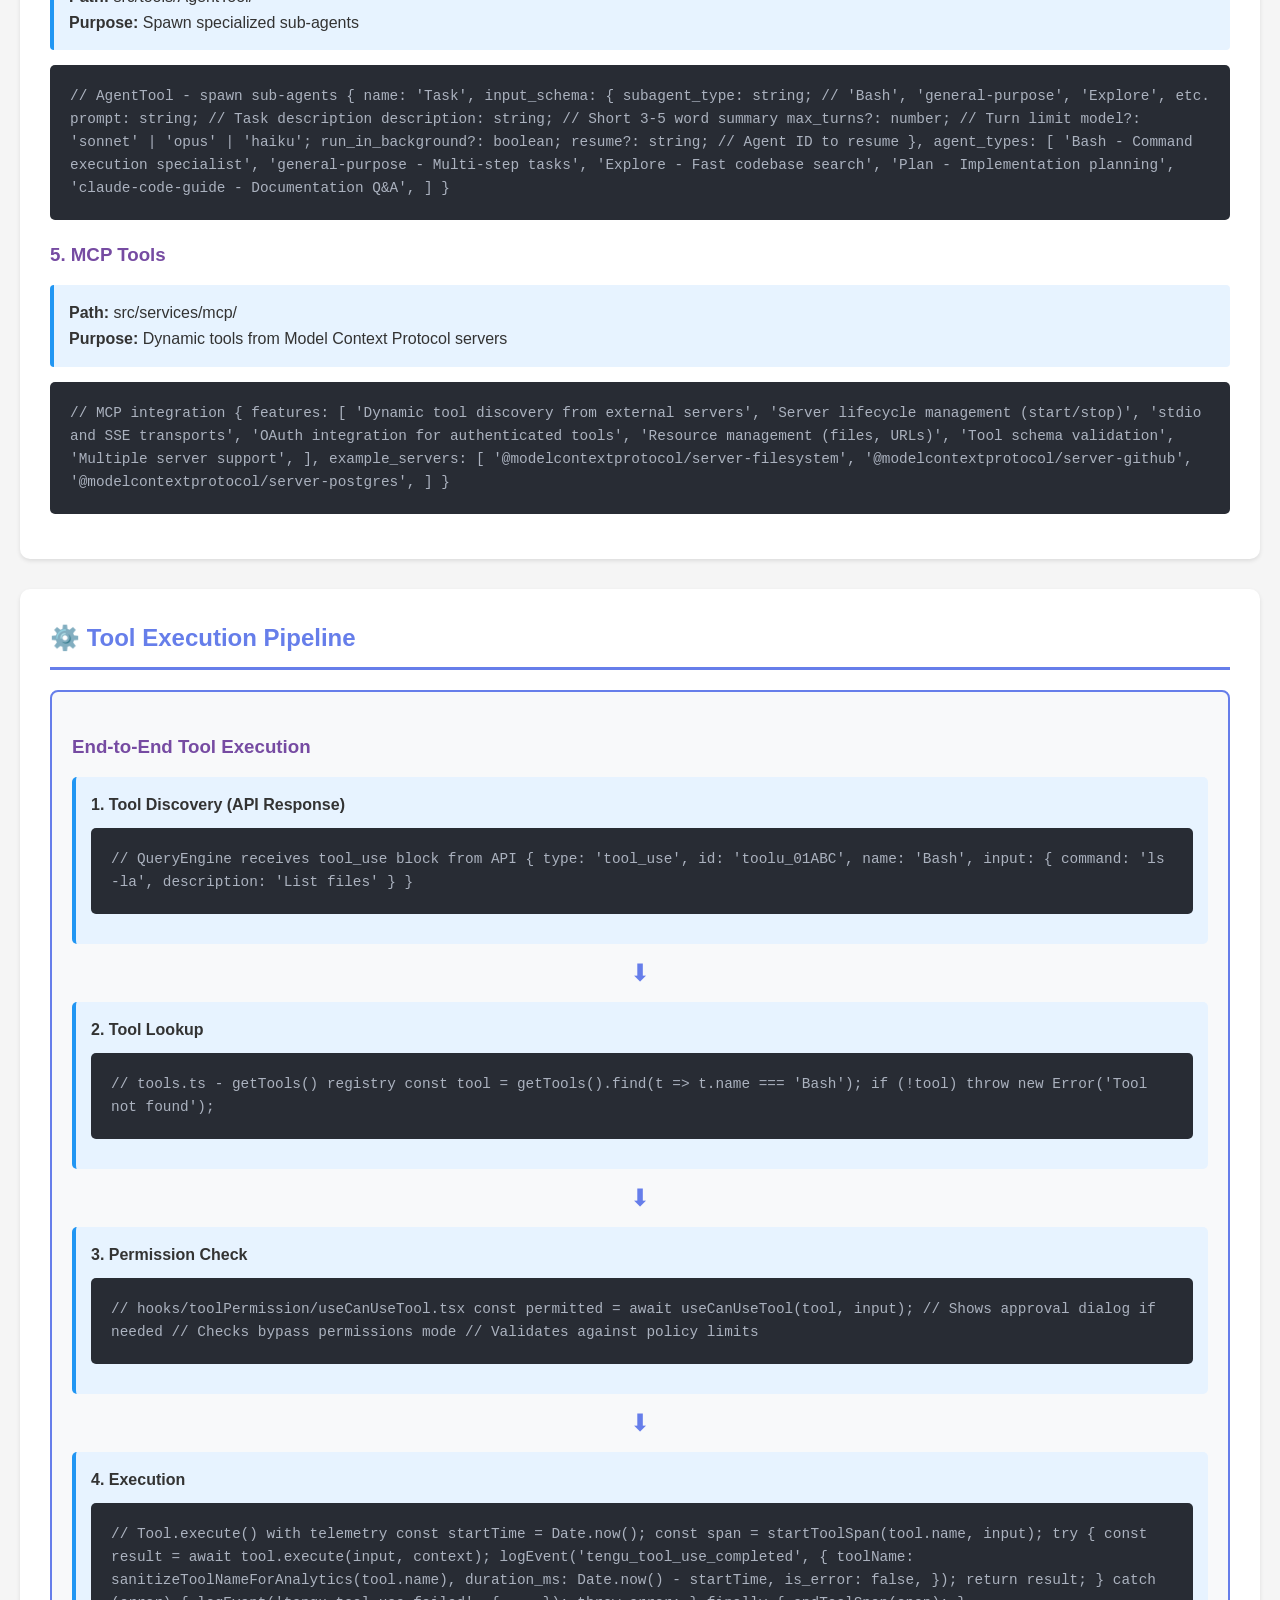
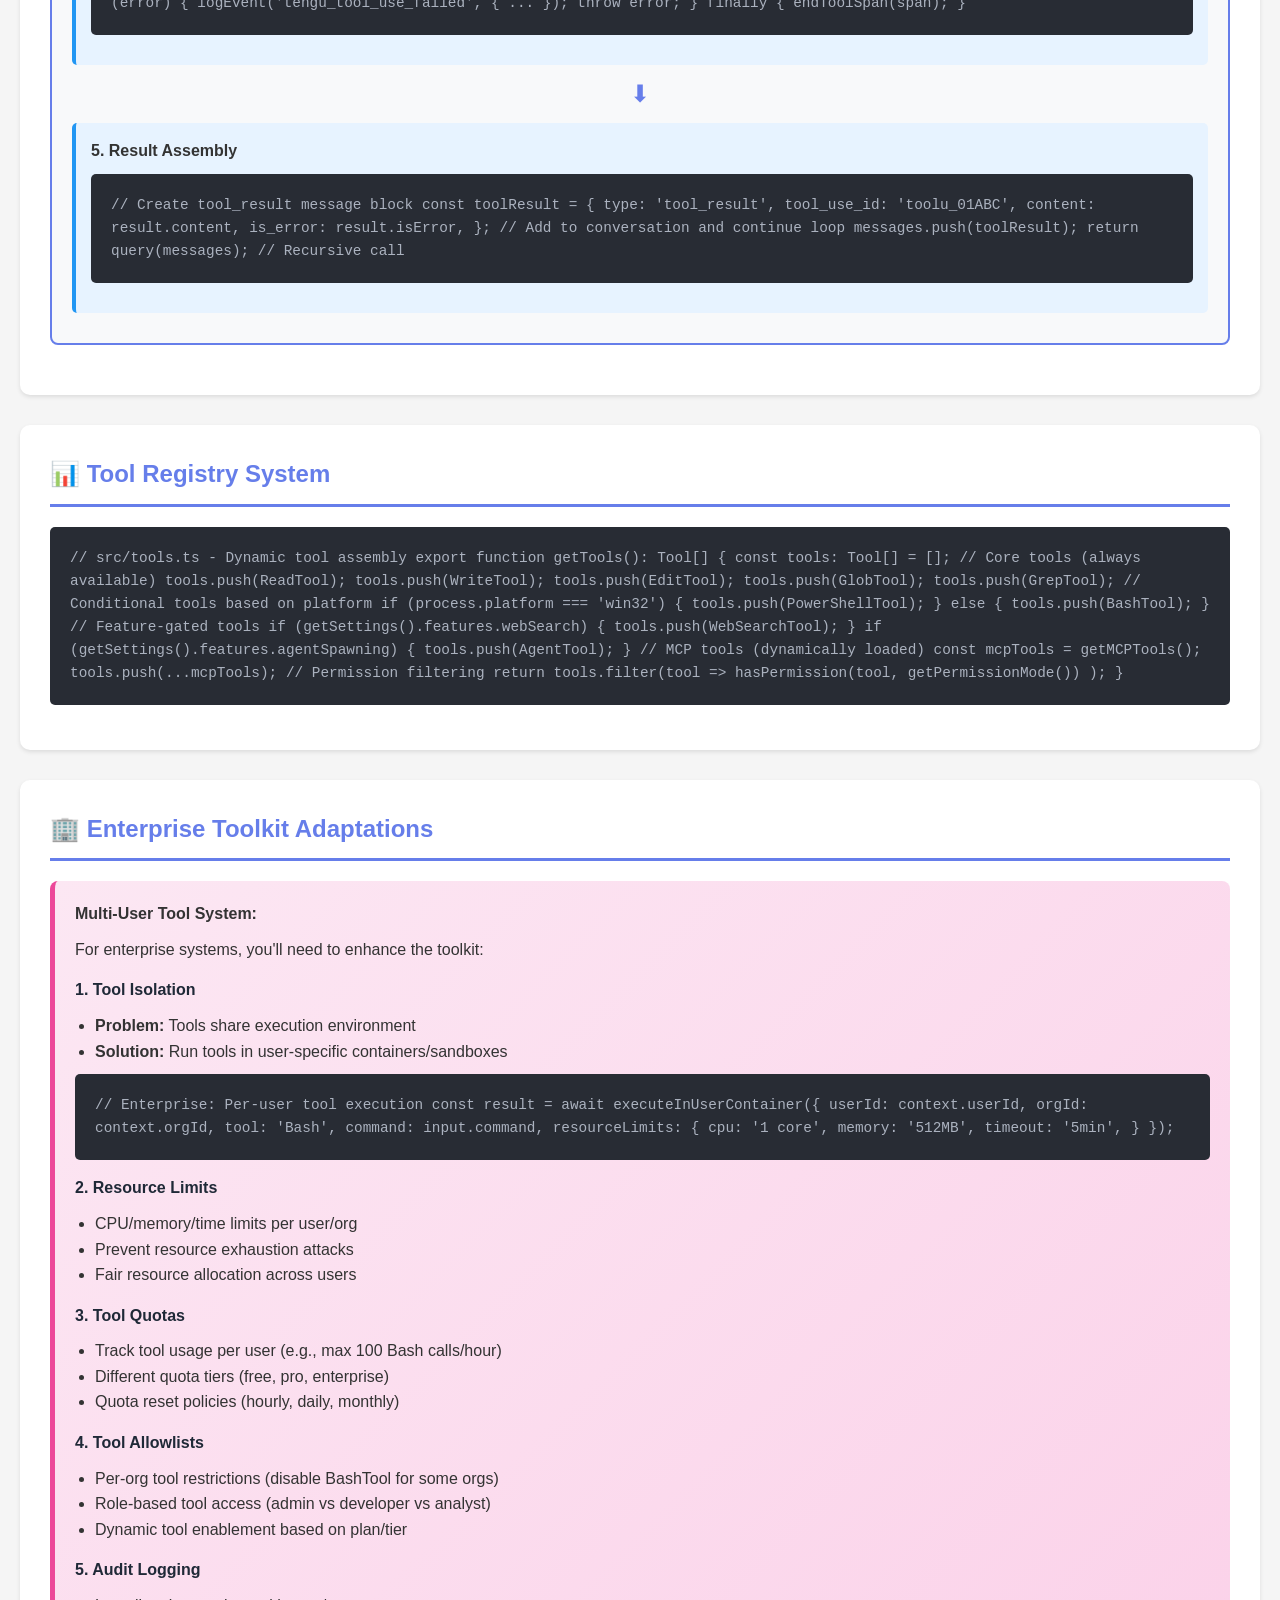
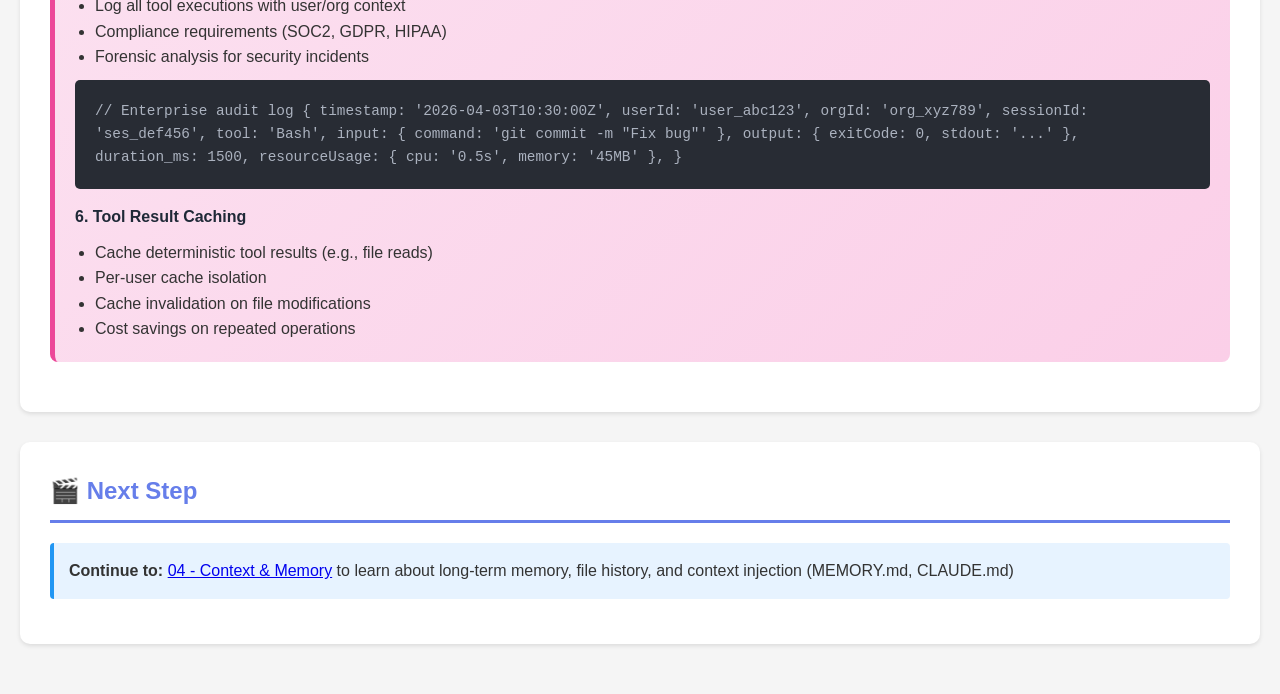
<file: learning/03_HARNESS_TOOLKIT.html>
<!DOCTYPE html>
<html lang="en">
<head>
    <meta charset="UTF-8">
    <meta name="viewport" content="width=device-width, initial-scale=1.0">
    <title>03 - Harness Toolkit</title>
    <style>
        * { margin: 0; padding: 0; box-sizing: border-box; }
        body {
            font-family: -apple-system, BlinkMacSystemFont, 'Segoe UI', Roboto, sans-serif;
            line-height: 1.6;
            color: #333;
            background: #f5f5f5;
            padding: 20px;
        }
        .container { max-width: 1400px; margin: 0 auto; }
        header {
            background: linear-gradient(135deg, #667eea 0%, #764ba2 100%);
            color: white;
            padding: 40px;
            border-radius: 12px;
            margin-bottom: 30px;
            box-shadow: 0 8px 16px rgba(0,0,0,0.2);
        }
        h1 { font-size: 2.5em; margin-bottom: 10px; }
        .subtitle { font-size: 1.2em; opacity: 0.9; }
        .nav-sequence {
            background: white;
            padding: 20px;
            border-radius: 8px;
            margin-bottom: 30px;
            box-shadow: 0 2px 4px rgba(0,0,0,0.1);
        }
        .nav-sequence h3 { color: #667eea; margin-bottom: 15px; }
        .nav-links {
            display: grid;
            grid-template-columns: repeat(auto-fit, minmax(200px, 1fr));
            gap: 10px;
        }
        .nav-link {
            padding: 12px;
            background: #f8f9fa;
            border-left: 4px solid #667eea;
            border-radius: 4px;
            text-decoration: none;
            color: #333;
            transition: all 0.3s;
        }
        .nav-link:hover { background: #e7f3ff; transform: translateX(5px); }
        .nav-link.current { background: #667eea; color: white; font-weight: bold; }
        .section {
            background: white;
            padding: 30px;
            margin-bottom: 30px;
            border-radius: 10px;
            box-shadow: 0 2px 4px rgba(0,0,0,0.1);
        }
        h2 {
            color: #667eea;
            border-bottom: 3px solid #667eea;
            padding-bottom: 10px;
            margin-bottom: 20px;
        }
        h3 { color: #764ba2; margin: 20px 0 15px 0; }
        h4 { color: #1f2937; margin: 15px 0 10px 0; }
        .code-block {
            background: #282c34;
            color: #abb2bf;
            padding: 20px;
            border-radius: 5px;
            overflow-x: auto;
            margin: 15px 0;
            font-family: 'Courier New', monospace;
            font-size: 0.9em;
        }
        .info-box {
            background: #e7f3ff;
            padding: 15px;
            border-left: 4px solid #2196F3;
            margin: 15px 0;
            border-radius: 4px;
        }
        .warning-box {
            background: #fff3e0;
            padding: 15px;
            border-left: 4px solid #ff9800;
            margin: 15px 0;
            border-radius: 4px;
        }
        .enterprise-note {
            background: linear-gradient(135deg, #fce7f3 0%, #fbcfe8 100%);
            padding: 20px;
            border-left: 5px solid #ec4899;
            margin: 20px 0;
            border-radius: 8px;
        }
        .flow-diagram {
            background: #f8f9fa;
            border: 2px solid #667eea;
            padding: 20px;
            margin: 20px 0;
            border-radius: 8px;
        }
        .flow-step {
            background: #e7f3ff;
            padding: 15px;
            margin: 10px 0;
            border-radius: 5px;
            border-left: 4px solid #2196F3;
        }
        .arrow {
            text-align: center;
            color: #667eea;
            font-size: 1.5em;
            margin: 10px 0;
        }
        table {
            width: 100%;
            border-collapse: collapse;
            margin: 20px 0;
            background: white;
            border-radius: 8px;
            overflow: hidden;
        }
        th, td {
            padding: 14px;
            text-align: left;
            border-bottom: 1px solid #e5e7eb;
        }
        th {
            background: #667eea;
            color: white;
            font-weight: 600;
        }
        tr:hover {
            background: #f9fafb;
        }
        code {
            background: #f1f5f9;
            padding: 3px 8px;
            border-radius: 4px;
            font-family: 'Courier New', monospace;
            font-size: 0.9em;
            color: #1e40af;
        }
    </style>
</head>
<body>
    <div class="container">
        <header>
            <h1>🛠️ 03 - Harness Toolkit</h1>
            <p class="subtitle">Tool System & Execution Pipeline</p>
            <p style="margin-top: 10px;">45+ tools providing agent capabilities: File ops, Bash, Web, MCP, Agents</p>
        </header>

        <div class="nav-sequence">
            <h3>📖 Learning Path</h3>
            <div class="nav-links">
                <a href="01_OVERVIEW_AND_ENTRY_POINTS.html" class="nav-link">01 - Overview & Entry</a>
                <a href="02_AGENT_LOOP.html" class="nav-link">02 - Agent Loop</a>
                <a href="03_HARNESS_TOOLKIT.html" class="nav-link current">03 - Toolkit</a>
                <a href="04_CONTEXT_MEMORY.html" class="nav-link">04 - Context & Memory</a>
                <a href="05_GOVERNANCE.html" class="nav-link">05 - Governance</a>
                <a href="06_MULTI_AGENT.html" class="nav-link">06 - Multi-Agent</a>
                <a href="07_TELEMETRY_SESSIONS.html" class="nav-link">07 - Telemetry & Sessions</a>
                <a href="08_GATEWAY_ARCHITECTURE.html" class="nav-link">08 - Gateway & Connections</a>
            </div>
        </div>

        <div class="section">
            <h2>🎯 What You'll Learn</h2>
            <ul style="margin-left: 25px; line-height: 2;">
                <li>Tool system architecture and common interface</li>
                <li>Core tools: Bash, File operations, Web access, MCP, Agents</li>
                <li>Tool execution pipeline with permission checks</li>
                <li>Tool registry and dynamic assembly</li>
                <li>Enterprise adaptations for multi-user toolkit</li>
            </ul>
        </div>

        <div class="section">
            <h2>🏗️ Tool System Architecture</h2>

            <div class="info-box">
                <strong>Design Pattern:</strong> Claude Code implements tools as <strong>independent modules</strong> with a common interface. Each tool is responsible for:
                <ul style="margin-top: 10px; margin-left: 20px;">
                    <li>Input validation (Zod schemas)</li>
                    <li>Permission checks</li>
                    <li>Execution logic</li>
                    <li>Result formatting</li>
                    <li>Error handling</li>
                </ul>
            </div>

            <h3>Tool Interface Definition</h3>

            <div class="code-block">
// src/Tool.ts - Core tool type definition
export type Tool = {
  name: string;
  description: string;
  input_schema: ToolInputJSONSchema;

  // Execution
  execute(input: unknown, context: ToolContext): Promise<ToolResult>;

  // Permission checking
  requiresApproval?: (input: unknown) => boolean;
  getApprovalMessage?: (input: unknown) => string;

  // Progress reporting
  onProgress?: (data: ToolProgressData) => void;
};

export type ToolResult = {
  content: ContentBlock[];
  isError?: boolean;
  metadata?: Record<string, unknown>;
};

export type ToolContext = {
  sessionId: string;
  cwd: string;
  abortSignal?: AbortSignal;
};
            </div>
        </div>

        <div class="section">
            <h2>📋 Tool Categories</h2>

            <div class="info-box">
                <strong>src/tools.ts</strong> - Tool registry that assembles available tools based on permissions & features
            </div>

            <table>
                <tr>
                    <th>Category</th>
                    <th>Tools</th>
                    <th>Purpose</th>
                </tr>
                <tr>
                    <td><strong>File Operations</strong></td>
                    <td>Read, Write, Edit, Glob, Grep, NotebookEdit</td>
                    <td>File system access and manipulation</td>
                </tr>
                <tr>
                    <td><strong>Execution</strong></td>
                    <td>Bash, PowerShell, Task</td>
                    <td>Command execution and background processes</td>
                </tr>
                <tr>
                    <td><strong>Agent Spawn</strong></td>
                    <td>AgentTool, Skill</td>
                    <td>Spawn sub-agents and reusable prompts</td>
                </tr>
                <tr>
                    <td><strong>Web Access</strong></td>
                    <td>WebFetch, WebSearch</td>
                    <td>Web content retrieval and search</td>
                </tr>
                <tr>
                    <td><strong>MCP Tools</strong></td>
                    <td>Dynamic (loaded from servers)</td>
                    <td>Model Context Protocol external tools</td>
                </tr>
                <tr>
                    <td><strong>Workflow</strong></td>
                    <td>EnterPlanMode, ExitPlanMode, TaskCreate, TaskUpdate, TaskGet, TaskList</td>
                    <td>Plan mode and task management</td>
                </tr>
                <tr>
                    <td><strong>User Interaction</strong></td>
                    <td>AskUserQuestion</td>
                    <td>Multi-choice questions during execution</td>
                </tr>
            </table>
        </div>

        <div class="section">
            <h2>🔧 Core Tools Deep Dive</h2>

            <h3>1. BashTool</h3>
            <div class="info-box">
                <strong>Path:</strong> src/tools/BashTool/<br>
                <strong>Purpose:</strong> Execute shell commands with safety checks and sandboxing
            </div>

            <div class="code-block">
// BashTool key features
{
  name: 'Bash',
  input_schema: {
    command: string;       // Shell command to execute
    timeout?: number;      // Max execution time (ms)
    description?: string;  // What this command does
    run_in_background?: boolean;  // Async execution
  },

  features: [
    'Sandbox mode (Bubblewrap/Docker)',
    'Background execution with task IDs',
    'Timeout handling (default 2min, max 10min)',
    'Git safety checks (prevent --no-verify, force push)',
    'Dangerous command detection',
    'Working directory persistence',
    'Output truncation (30K chars)',
  ]
}
            </div>

            <h3>2. FileReadTool</h3>
            <div class="info-box">
                <strong>Path:</strong> src/tools/FileReadTool/<br>
                <strong>Purpose:</strong> Read file contents with multimodal support
            </div>

            <div class="code-block">
// FileReadTool capabilities
{
  name: 'Read',
  input_schema: {
    file_path: string;   // Absolute path required
    offset?: number;     // Line number to start
    limit?: number;      // Number of lines to read
  },

  features: [
    'Line offset/limit for large files',
    'Image reading (PNG, JPG - multimodal)',
    'PDF parsing (text + visual)',
    'Jupyter notebook support (.ipynb)',
    'File existence validation',
    'Line number formatting (cat -n style)',
    'Malware warning system reminders',
  ]
}
            </div>

            <h3>3. FileEditTool</h3>
            <div class="info-box">
                <strong>Path:</strong> src/tools/FileEditTool/<br>
                <strong>Purpose:</strong> Edit existing files via exact string replacement
            </div>

            <div class="code-block">
// FileEditTool pattern
{
  name: 'Edit',
  input_schema: {
    file_path: string;
    old_string: string;    // Must be unique in file
    new_string: string;
    replace_all?: boolean; // Replace all occurrences
  },

  features: [
    'Exact string replacement',
    'Replace-all mode for renaming',
    'Indentation preservation',
    'Uniqueness validation (prevents ambiguity)',
    'Diff preview in IDE (Bridge mode)',
    'Line number prefix handling',
    'Must read file before editing',
  ]
}
            </div>

            <h3>4. AgentTool</h3>
            <div class="info-box">
                <strong>Path:</strong> src/tools/AgentTool/<br>
                <strong>Purpose:</strong> Spawn specialized sub-agents
            </div>

            <div class="code-block">
// AgentTool - spawn sub-agents
{
  name: 'Task',
  input_schema: {
    subagent_type: string;   // 'Bash', 'general-purpose', 'Explore', etc.
    prompt: string;          // Task description
    description: string;     // Short 3-5 word summary
    max_turns?: number;      // Turn limit
    model?: 'sonnet' | 'opus' | 'haiku';
    run_in_background?: boolean;
    resume?: string;         // Agent ID to resume
  },

  agent_types: [
    'Bash - Command execution specialist',
    'general-purpose - Multi-step tasks',
    'Explore - Fast codebase search',
    'Plan - Implementation planning',
    'claude-code-guide - Documentation Q&A',
  ]
}
            </div>

            <h3>5. MCP Tools</h3>
            <div class="info-box">
                <strong>Path:</strong> src/services/mcp/<br>
                <strong>Purpose:</strong> Dynamic tools from Model Context Protocol servers
            </div>

            <div class="code-block">
// MCP integration
{
  features: [
    'Dynamic tool discovery from external servers',
    'Server lifecycle management (start/stop)',
    'stdio and SSE transports',
    'OAuth integration for authenticated tools',
    'Resource management (files, URLs)',
    'Tool schema validation',
    'Multiple server support',
  ],

  example_servers: [
    '@modelcontextprotocol/server-filesystem',
    '@modelcontextprotocol/server-github',
    '@modelcontextprotocol/server-postgres',
  ]
}
            </div>
        </div>

        <div class="section">
            <h2>⚙️ Tool Execution Pipeline</h2>

            <div class="flow-diagram">
                <h3>End-to-End Tool Execution</h3>

                <div class="flow-step">
                    <strong>1. Tool Discovery (API Response)</strong>
                    <div class="code-block" style="margin-top: 10px;">
// QueryEngine receives tool_use block from API
{
  type: 'tool_use',
  id: 'toolu_01ABC',
  name: 'Bash',
  input: { command: 'ls -la', description: 'List files' }
}
                    </div>
                </div>

                <div class="arrow">⬇</div>

                <div class="flow-step">
                    <strong>2. Tool Lookup</strong>
                    <div class="code-block" style="margin-top: 10px;">
// tools.ts - getTools() registry
const tool = getTools().find(t => t.name === 'Bash');
if (!tool) throw new Error('Tool not found');
                    </div>
                </div>

                <div class="arrow">⬇</div>

                <div class="flow-step">
                    <strong>3. Permission Check</strong>
                    <div class="code-block" style="margin-top: 10px;">
// hooks/toolPermission/useCanUseTool.tsx
const permitted = await useCanUseTool(tool, input);
// Shows approval dialog if needed
// Checks bypass permissions mode
// Validates against policy limits
                    </div>
                </div>

                <div class="arrow">⬇</div>

                <div class="flow-step">
                    <strong>4. Execution</strong>
                    <div class="code-block" style="margin-top: 10px;">
// Tool.execute() with telemetry
const startTime = Date.now();
const span = startToolSpan(tool.name, input);

try {
  const result = await tool.execute(input, context);
  logEvent('tengu_tool_use_completed', {
    toolName: sanitizeToolNameForAnalytics(tool.name),
    duration_ms: Date.now() - startTime,
    is_error: false,
  });
  return result;
} catch (error) {
  logEvent('tengu_tool_use_failed', { ... });
  throw error;
} finally {
  endToolSpan(span);
}
                    </div>
                </div>

                <div class="arrow">⬇</div>

                <div class="flow-step">
                    <strong>5. Result Assembly</strong>
                    <div class="code-block" style="margin-top: 10px;">
// Create tool_result message block
const toolResult = {
  type: 'tool_result',
  tool_use_id: 'toolu_01ABC',
  content: result.content,
  is_error: result.isError,
};

// Add to conversation and continue loop
messages.push(toolResult);
return query(messages); // Recursive call
                    </div>
                </div>
            </div>
        </div>

        <div class="section">
            <h2>📊 Tool Registry System</h2>

            <div class="code-block">
// src/tools.ts - Dynamic tool assembly
export function getTools(): Tool[] {
  const tools: Tool[] = [];

  // Core tools (always available)
  tools.push(ReadTool);
  tools.push(WriteTool);
  tools.push(EditTool);
  tools.push(GlobTool);
  tools.push(GrepTool);

  // Conditional tools based on platform
  if (process.platform === 'win32') {
    tools.push(PowerShellTool);
  } else {
    tools.push(BashTool);
  }

  // Feature-gated tools
  if (getSettings().features.webSearch) {
    tools.push(WebSearchTool);
  }

  if (getSettings().features.agentSpawning) {
    tools.push(AgentTool);
  }

  // MCP tools (dynamically loaded)
  const mcpTools = getMCPTools();
  tools.push(...mcpTools);

  // Permission filtering
  return tools.filter(tool =>
    hasPermission(tool, getPermissionMode())
  );
}
            </div>
        </div>

        <div class="section">
            <h2>🏢 Enterprise Toolkit Adaptations</h2>

            <div class="enterprise-note">
                <strong>Multi-User Tool System:</strong>
                <p style="margin-top: 10px;">For enterprise systems, you'll need to enhance the toolkit:</p>

                <h4 style="margin-top: 15px;">1. Tool Isolation</h4>
                <ul style="margin-left: 20px;">
                    <li><strong>Problem:</strong> Tools share execution environment</li>
                    <li><strong>Solution:</strong> Run tools in user-specific containers/sandboxes</li>
                </ul>
                <div class="code-block" style="margin-top: 10px;">
// Enterprise: Per-user tool execution
const result = await executeInUserContainer({
  userId: context.userId,
  orgId: context.orgId,
  tool: 'Bash',
  command: input.command,
  resourceLimits: {
    cpu: '1 core',
    memory: '512MB',
    timeout: '5min',
  }
});
                </div>

                <h4 style="margin-top: 15px;">2. Resource Limits</h4>
                <ul style="margin-left: 20px;">
                    <li>CPU/memory/time limits per user/org</li>
                    <li>Prevent resource exhaustion attacks</li>
                    <li>Fair resource allocation across users</li>
                </ul>

                <h4 style="margin-top: 15px;">3. Tool Quotas</h4>
                <ul style="margin-left: 20px;">
                    <li>Track tool usage per user (e.g., max 100 Bash calls/hour)</li>
                    <li>Different quota tiers (free, pro, enterprise)</li>
                    <li>Quota reset policies (hourly, daily, monthly)</li>
                </ul>

                <h4 style="margin-top: 15px;">4. Tool Allowlists</h4>
                <ul style="margin-left: 20px;">
                    <li>Per-org tool restrictions (disable BashTool for some orgs)</li>
                    <li>Role-based tool access (admin vs developer vs analyst)</li>
                    <li>Dynamic tool enablement based on plan/tier</li>
                </ul>

                <h4 style="margin-top: 15px;">5. Audit Logging</h4>
                <ul style="margin-left: 20px;">
                    <li>Log all tool executions with user/org context</li>
                    <li>Compliance requirements (SOC2, GDPR, HIPAA)</li>
                    <li>Forensic analysis for security incidents</li>
                </ul>

                <div class="code-block" style="margin-top: 10px;">
// Enterprise audit log
{
  timestamp: '2026-04-03T10:30:00Z',
  userId: 'user_abc123',
  orgId: 'org_xyz789',
  sessionId: 'ses_def456',
  tool: 'Bash',
  input: { command: 'git commit -m "Fix bug"' },
  output: { exitCode: 0, stdout: '...' },
  duration_ms: 1500,
  resourceUsage: { cpu: '0.5s', memory: '45MB' },
}
                </div>

                <h4 style="margin-top: 15px;">6. Tool Result Caching</h4>
                <ul style="margin-left: 20px;">
                    <li>Cache deterministic tool results (e.g., file reads)</li>
                    <li>Per-user cache isolation</li>
                    <li>Cache invalidation on file modifications</li>
                    <li>Cost savings on repeated operations</li>
                </ul>
            </div>
        </div>

        <div class="section">
            <h2>🎬 Next Step</h2>
            <div class="info-box">
                <strong>Continue to:</strong> <a href="04_CONTEXT_MEMORY.html">04 - Context & Memory</a> to learn about long-term memory, file history, and context injection (MEMORY.md, CLAUDE.md)
            </div>
        </div>
    </div>
</body>
</html>
</file>
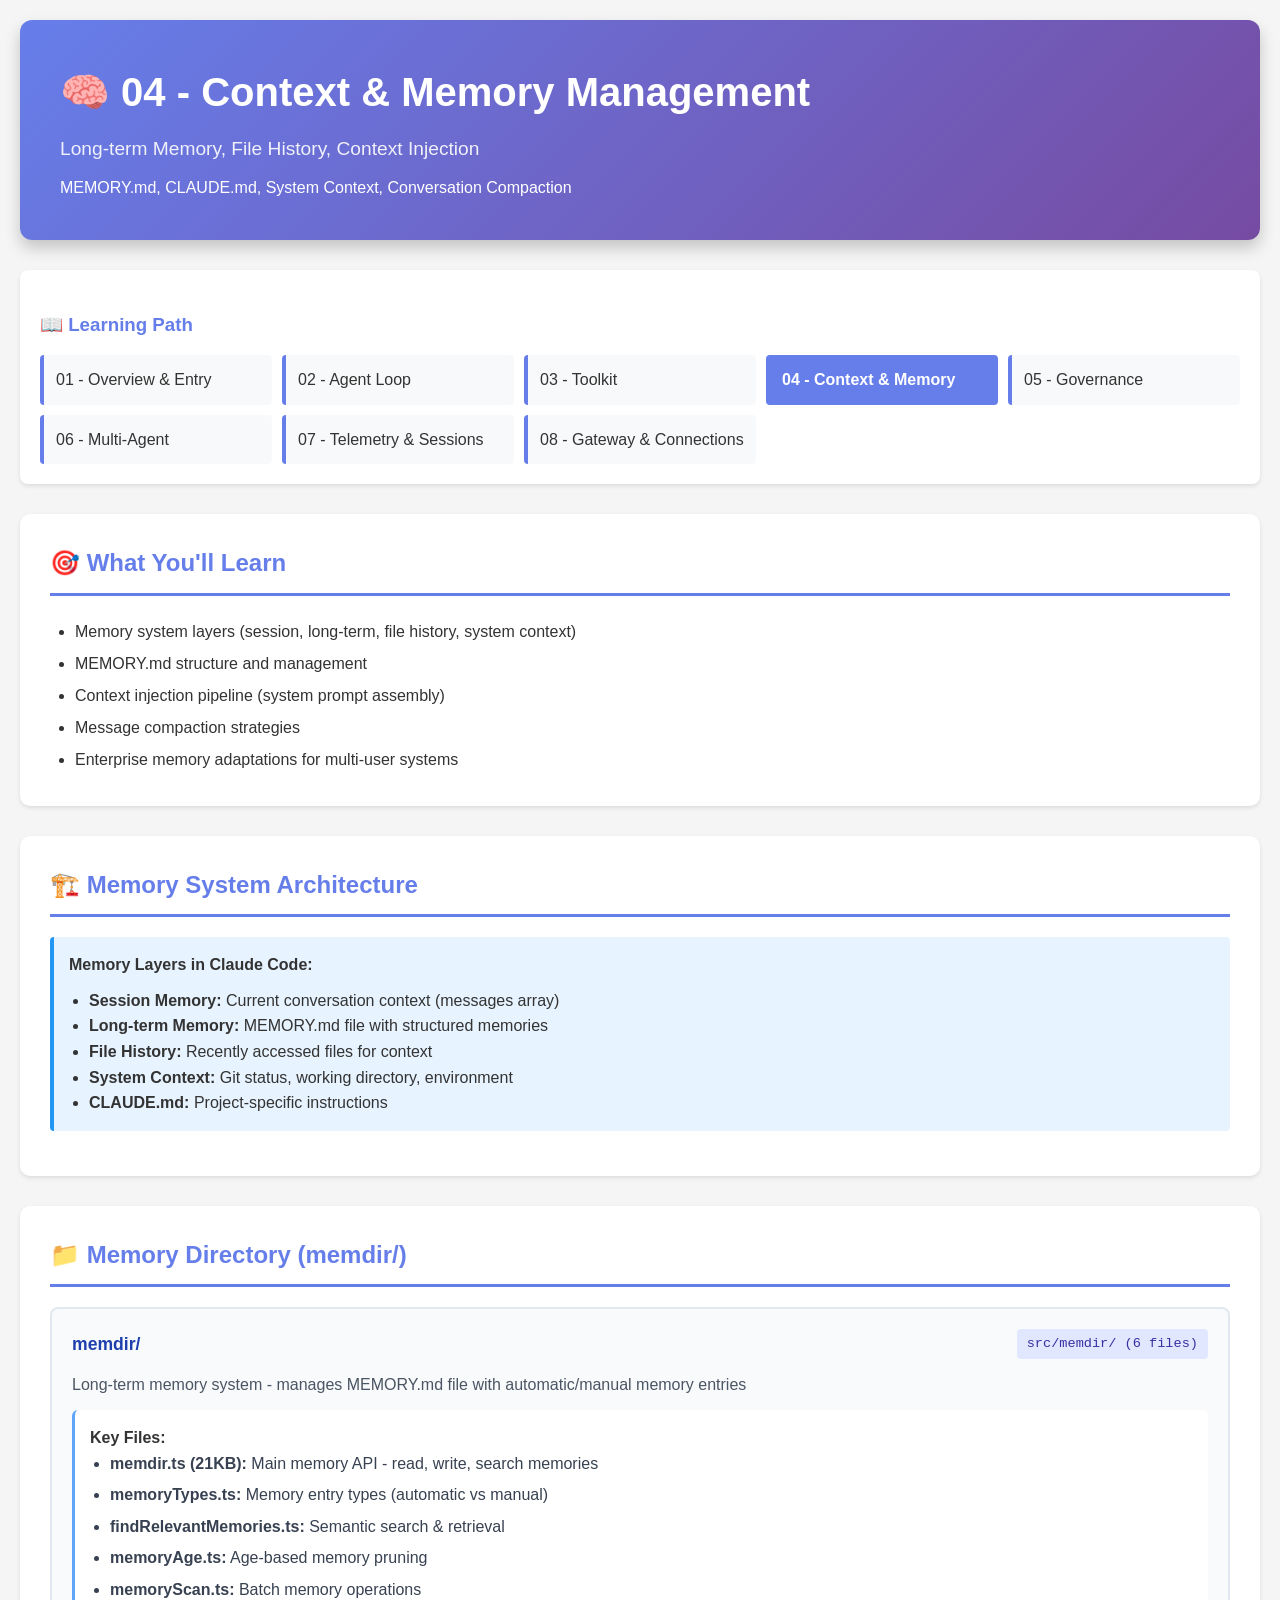
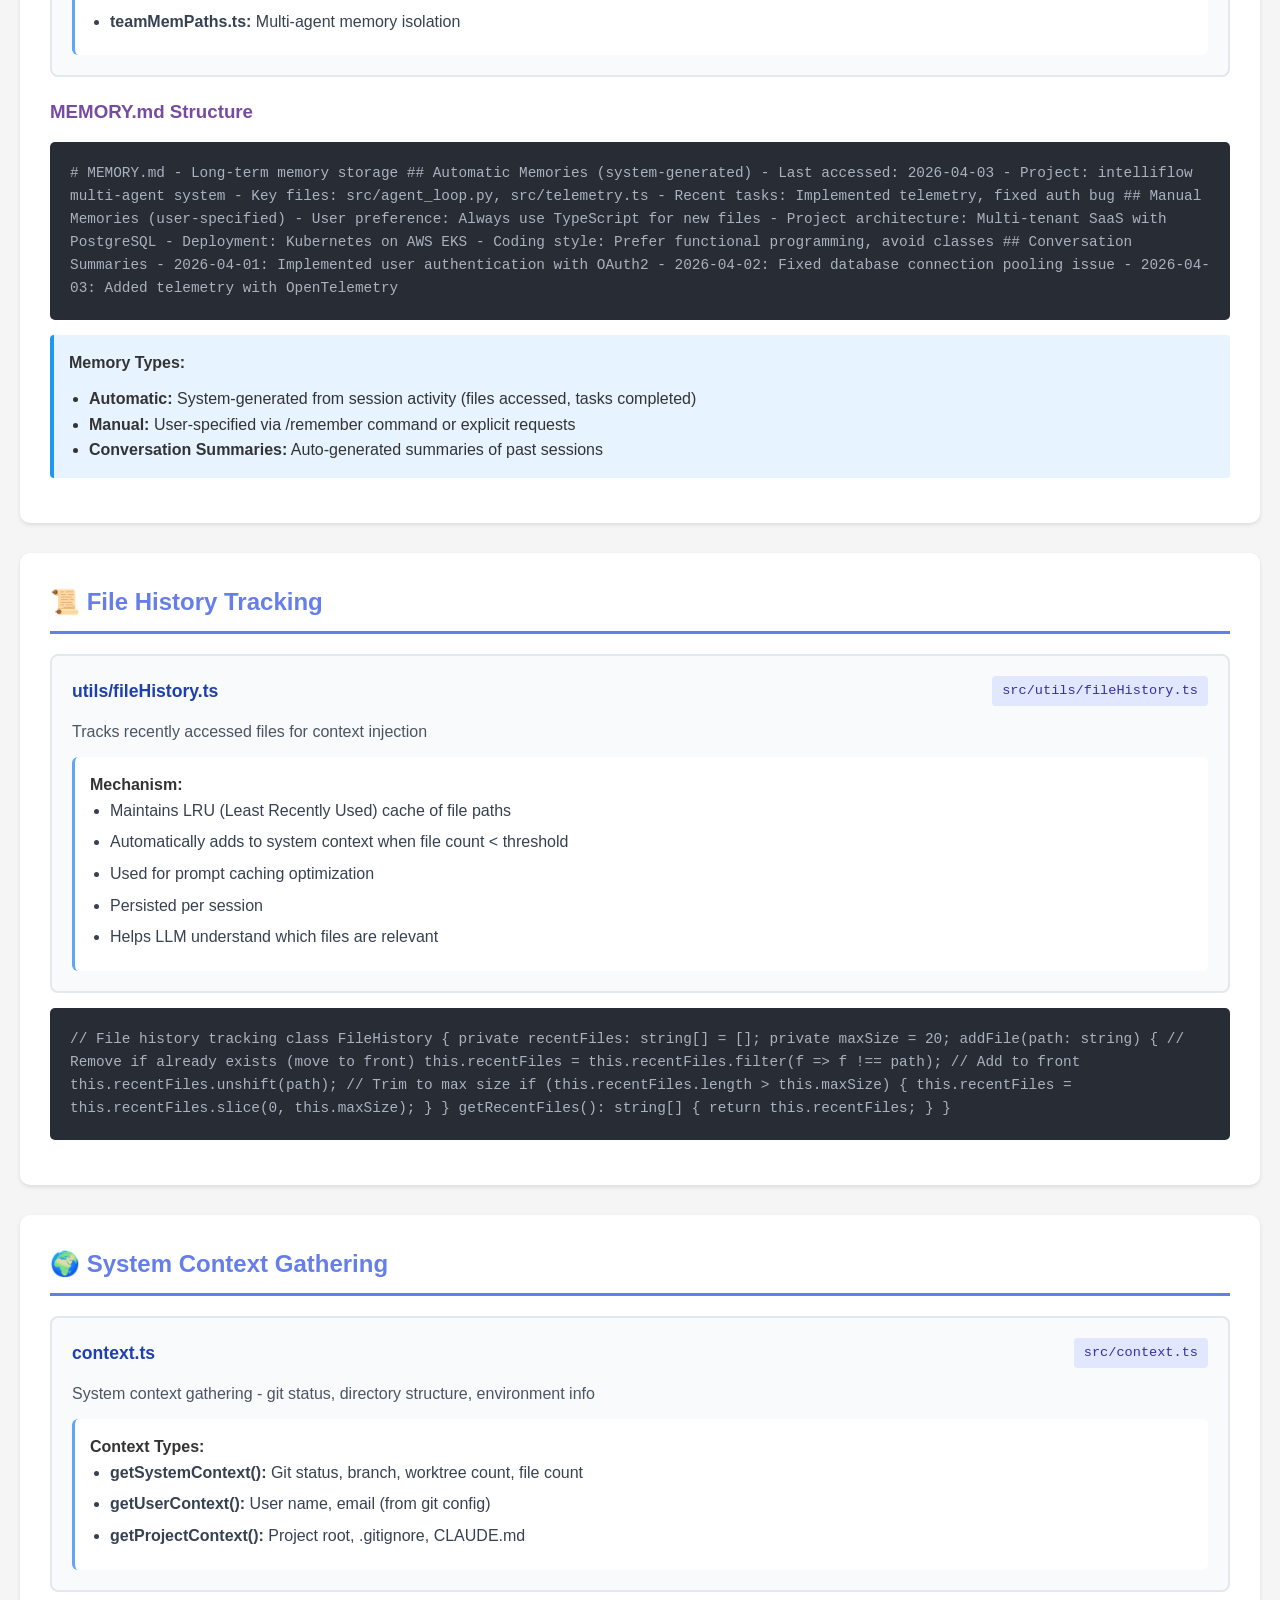
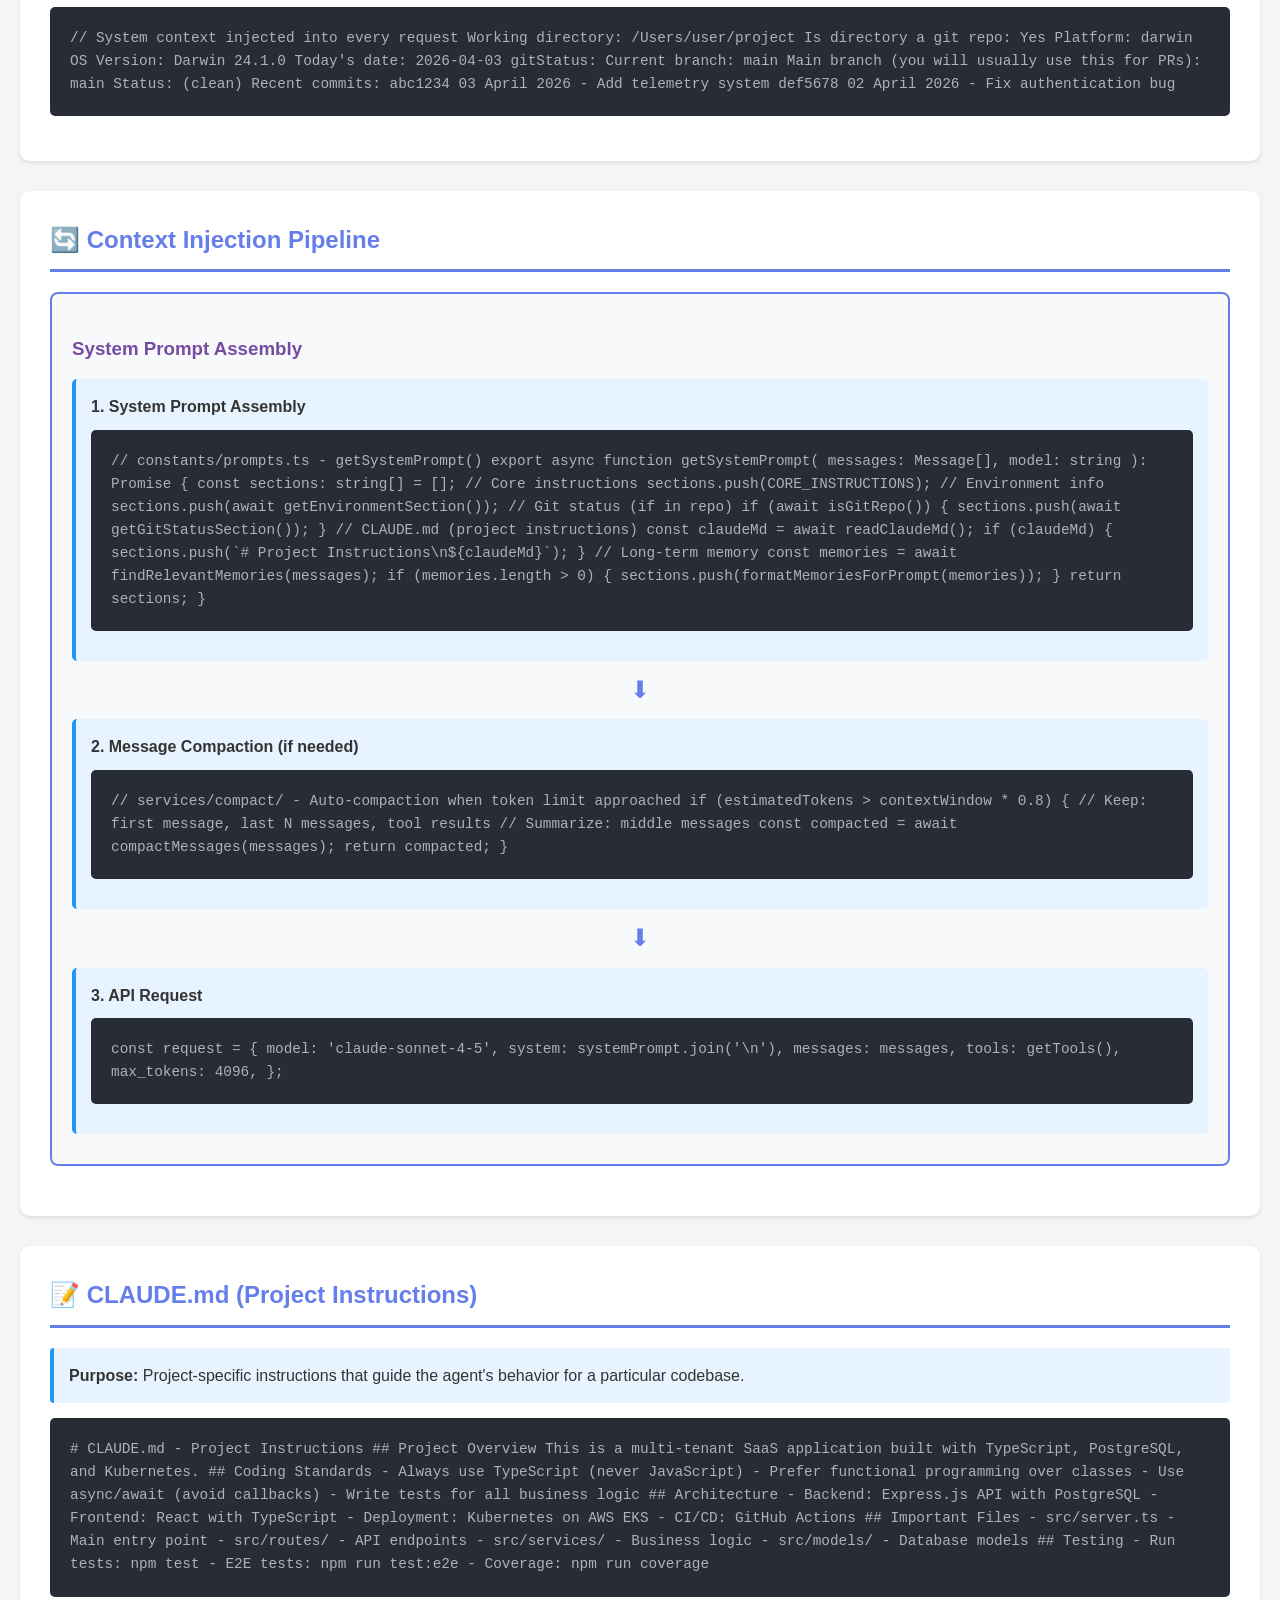
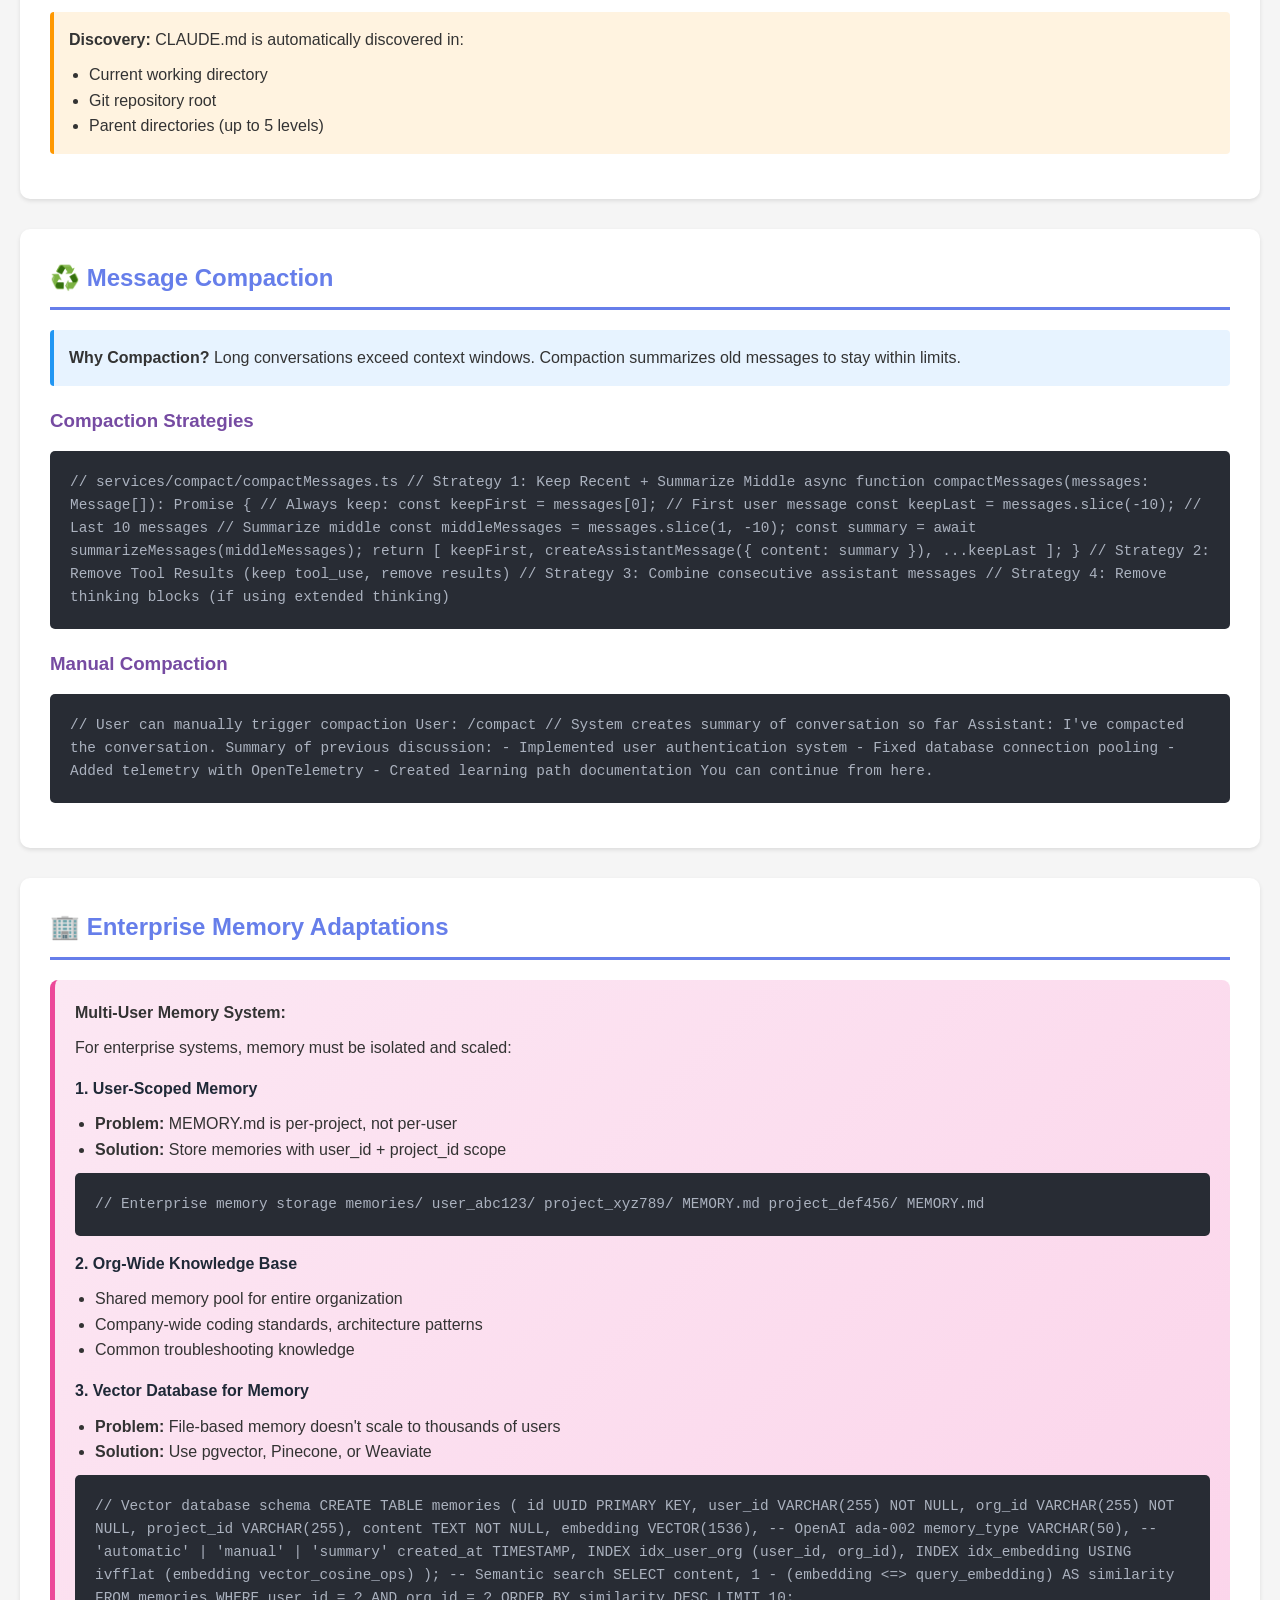
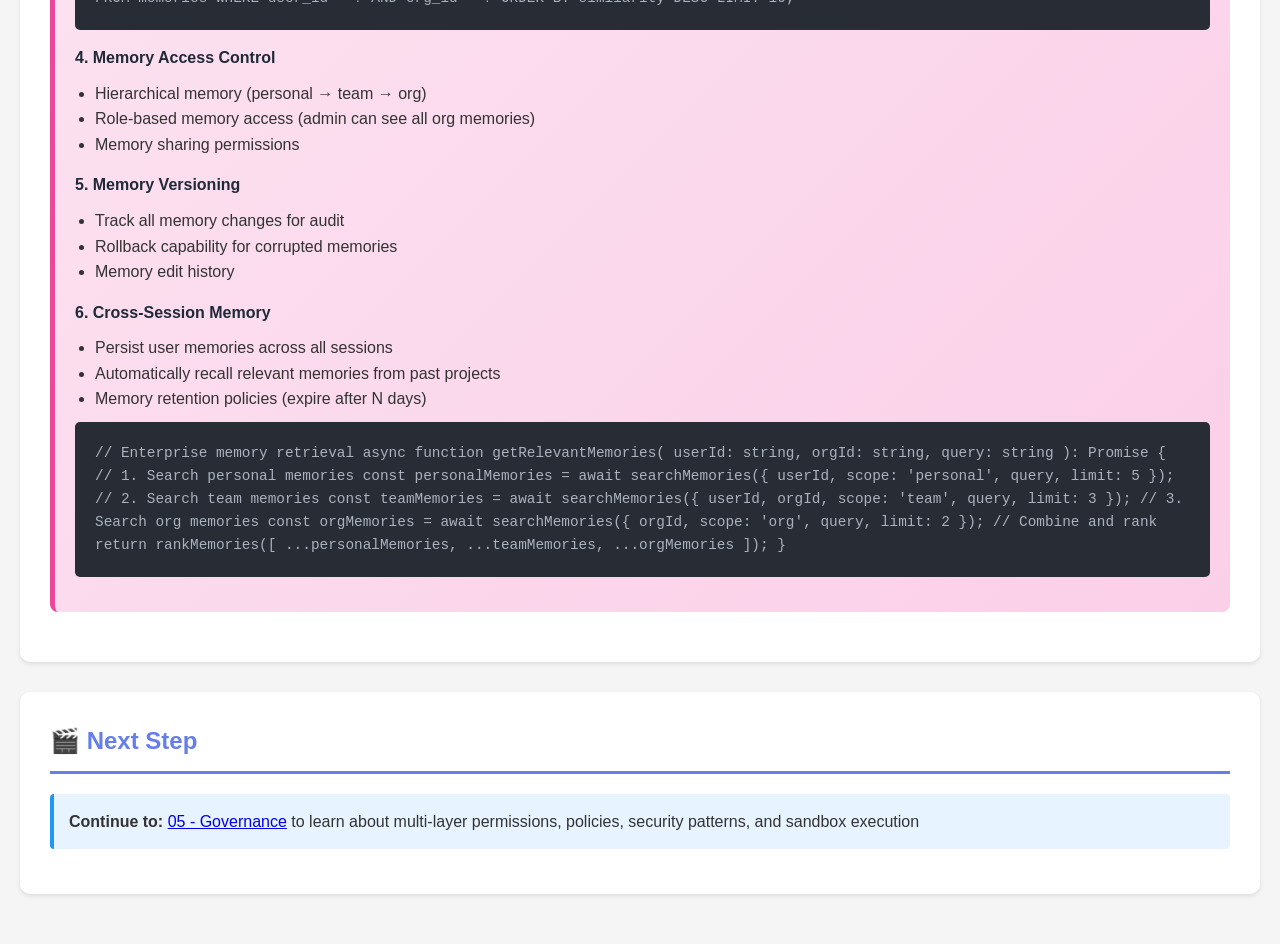
<file: learning/04_CONTEXT_MEMORY.html>
<!DOCTYPE html>
<html lang="en">
<head>
    <meta charset="UTF-8">
    <meta name="viewport" content="width=device-width, initial-scale=1.0">
    <title>04 - Context & Memory Management</title>
    <style>
        * { margin: 0; padding: 0; box-sizing: border-box; }
        body {
            font-family: -apple-system, BlinkMacSystemFont, 'Segoe UI', Roboto, sans-serif;
            line-height: 1.6;
            color: #333;
            background: #f5f5f5;
            padding: 20px;
        }
        .container { max-width: 1400px; margin: 0 auto; }
        header {
            background: linear-gradient(135deg, #667eea 0%, #764ba2 100%);
            color: white;
            padding: 40px;
            border-radius: 12px;
            margin-bottom: 30px;
            box-shadow: 0 8px 16px rgba(0,0,0,0.2);
        }
        h1 { font-size: 2.5em; margin-bottom: 10px; }
        .subtitle { font-size: 1.2em; opacity: 0.9; }
        .nav-sequence {
            background: white;
            padding: 20px;
            border-radius: 8px;
            margin-bottom: 30px;
            box-shadow: 0 2px 4px rgba(0,0,0,0.1);
        }
        .nav-sequence h3 { color: #667eea; margin-bottom: 15px; }
        .nav-links {
            display: grid;
            grid-template-columns: repeat(auto-fit, minmax(200px, 1fr));
            gap: 10px;
        }
        .nav-link {
            padding: 12px;
            background: #f8f9fa;
            border-left: 4px solid #667eea;
            border-radius: 4px;
            text-decoration: none;
            color: #333;
            transition: all 0.3s;
        }
        .nav-link:hover { background: #e7f3ff; transform: translateX(5px); }
        .nav-link.current { background: #667eea; color: white; font-weight: bold; }
        .section {
            background: white;
            padding: 30px;
            margin-bottom: 30px;
            border-radius: 10px;
            box-shadow: 0 2px 4px rgba(0,0,0,0.1);
        }
        h2 {
            color: #667eea;
            border-bottom: 3px solid #667eea;
            padding-bottom: 10px;
            margin-bottom: 20px;
        }
        h3 { color: #764ba2; margin: 20px 0 15px 0; }
        h4 { color: #1f2937; margin: 15px 0 10px 0; }
        .code-block {
            background: #282c34;
            color: #abb2bf;
            padding: 20px;
            border-radius: 5px;
            overflow-x: auto;
            margin: 15px 0;
            font-family: 'Courier New', monospace;
            font-size: 0.9em;
        }
        .info-box {
            background: #e7f3ff;
            padding: 15px;
            border-left: 4px solid #2196F3;
            margin: 15px 0;
            border-radius: 4px;
        }
        .warning-box {
            background: #fff3e0;
            padding: 15px;
            border-left: 4px solid #ff9800;
            margin: 15px 0;
            border-radius: 4px;
        }
        .enterprise-note {
            background: linear-gradient(135deg, #fce7f3 0%, #fbcfe8 100%);
            padding: 20px;
            border-left: 5px solid #ec4899;
            margin: 20px 0;
            border-radius: 8px;
        }
        .flow-diagram {
            background: #f8f9fa;
            border: 2px solid #667eea;
            padding: 20px;
            margin: 20px 0;
            border-radius: 8px;
        }
        .flow-step {
            background: #e7f3ff;
            padding: 15px;
            margin: 10px 0;
            border-radius: 5px;
            border-left: 4px solid #2196F3;
        }
        .arrow {
            text-align: center;
            color: #667eea;
            font-size: 1.5em;
            margin: 10px 0;
        }
        .module-box {
            background: #f8fafc;
            border: 2px solid #e2e8f0;
            border-radius: 8px;
            padding: 20px;
            margin: 15px 0;
        }
        .module-header {
            display: flex;
            justify-content: space-between;
            align-items: center;
            margin-bottom: 12px;
        }
        .module-name {
            font-weight: 700;
            font-size: 1.1em;
            color: #1e40af;
        }
        .module-path {
            font-family: 'Courier New', monospace;
            font-size: 0.85em;
            background: #e0e7ff;
            padding: 4px 10px;
            border-radius: 4px;
            color: #3730a3;
        }
        .module-desc {
            color: #4b5563;
            margin-bottom: 12px;
            line-height: 1.7;
        }
        .module-features {
            background: white;
            padding: 15px;
            border-radius: 6px;
            border-left: 3px solid #60a5fa;
        }
        .module-features ul {
            margin-left: 20px;
        }
        .module-features li {
            margin-bottom: 6px;
            color: #374151;
        }
    </style>
</head>
<body>
    <div class="container">
        <header>
            <h1>🧠 04 - Context & Memory Management</h1>
            <p class="subtitle">Long-term Memory, File History, Context Injection</p>
            <p style="margin-top: 10px;">MEMORY.md, CLAUDE.md, System Context, Conversation Compaction</p>
        </header>

        <div class="nav-sequence">
            <h3>📖 Learning Path</h3>
            <div class="nav-links">
                <a href="01_OVERVIEW_AND_ENTRY_POINTS.html" class="nav-link">01 - Overview & Entry</a>
                <a href="02_AGENT_LOOP.html" class="nav-link">02 - Agent Loop</a>
                <a href="03_HARNESS_TOOLKIT.html" class="nav-link">03 - Toolkit</a>
                <a href="04_CONTEXT_MEMORY.html" class="nav-link current">04 - Context & Memory</a>
                <a href="05_GOVERNANCE.html" class="nav-link">05 - Governance</a>
                <a href="06_MULTI_AGENT.html" class="nav-link">06 - Multi-Agent</a>
                <a href="07_TELEMETRY_SESSIONS.html" class="nav-link">07 - Telemetry & Sessions</a>
                <a href="08_GATEWAY_ARCHITECTURE.html" class="nav-link">08 - Gateway & Connections</a>
            </div>
        </div>

        <div class="section">
            <h2>🎯 What You'll Learn</h2>
            <ul style="margin-left: 25px; line-height: 2;">
                <li>Memory system layers (session, long-term, file history, system context)</li>
                <li>MEMORY.md structure and management</li>
                <li>Context injection pipeline (system prompt assembly)</li>
                <li>Message compaction strategies</li>
                <li>Enterprise memory adaptations for multi-user systems</li>
            </ul>
        </div>

        <div class="section">
            <h2>🏗️ Memory System Architecture</h2>

            <div class="info-box">
                <strong>Memory Layers in Claude Code:</strong>
                <ul style="margin-top: 10px; margin-left: 20px;">
                    <li><strong>Session Memory:</strong> Current conversation context (messages array)</li>
                    <li><strong>Long-term Memory:</strong> MEMORY.md file with structured memories</li>
                    <li><strong>File History:</strong> Recently accessed files for context</li>
                    <li><strong>System Context:</strong> Git status, working directory, environment</li>
                    <li><strong>CLAUDE.md:</strong> Project-specific instructions</li>
                </ul>
            </div>
        </div>

        <div class="section">
            <h2>📁 Memory Directory (memdir/)</h2>

            <div class="module-box">
                <div class="module-header">
                    <span class="module-name">memdir/</span>
                    <span class="module-path">src/memdir/ (6 files)</span>
                </div>
                <div class="module-desc">
                    Long-term memory system - manages MEMORY.md file with automatic/manual memory entries
                </div>
                <div class="module-features">
                    <strong>Key Files:</strong>
                    <ul>
                        <li><strong>memdir.ts (21KB):</strong> Main memory API - read, write, search memories</li>
                        <li><strong>memoryTypes.ts:</strong> Memory entry types (automatic vs manual)</li>
                        <li><strong>findRelevantMemories.ts:</strong> Semantic search & retrieval</li>
                        <li><strong>memoryAge.ts:</strong> Age-based memory pruning</li>
                        <li><strong>memoryScan.ts:</strong> Batch memory operations</li>
                        <li><strong>teamMemPaths.ts:</strong> Multi-agent memory isolation</li>
                    </ul>
                </div>
            </div>

            <h3>MEMORY.md Structure</h3>

            <div class="code-block">
# MEMORY.md - Long-term memory storage

## Automatic Memories (system-generated)
- Last accessed: 2026-04-03
- Project: intelliflow multi-agent system
- Key files: src/agent_loop.py, src/telemetry.ts
- Recent tasks: Implemented telemetry, fixed auth bug

## Manual Memories (user-specified)
- User preference: Always use TypeScript for new files
- Project architecture: Multi-tenant SaaS with PostgreSQL
- Deployment: Kubernetes on AWS EKS
- Coding style: Prefer functional programming, avoid classes

## Conversation Summaries
- 2026-04-01: Implemented user authentication with OAuth2
- 2026-04-02: Fixed database connection pooling issue
- 2026-04-03: Added telemetry with OpenTelemetry
            </div>

            <div class="info-box">
                <strong>Memory Types:</strong>
                <ul style="margin-top: 10px; margin-left: 20px;">
                    <li><strong>Automatic:</strong> System-generated from session activity (files accessed, tasks completed)</li>
                    <li><strong>Manual:</strong> User-specified via /remember command or explicit requests</li>
                    <li><strong>Conversation Summaries:</strong> Auto-generated summaries of past sessions</li>
                </ul>
            </div>
        </div>

        <div class="section">
            <h2>📜 File History Tracking</h2>

            <div class="module-box">
                <div class="module-header">
                    <span class="module-name">utils/fileHistory.ts</span>
                    <span class="module-path">src/utils/fileHistory.ts</span>
                </div>
                <div class="module-desc">
                    Tracks recently accessed files for context injection
                </div>
                <div class="module-features">
                    <strong>Mechanism:</strong>
                    <ul>
                        <li>Maintains LRU (Least Recently Used) cache of file paths</li>
                        <li>Automatically adds to system context when file count < threshold</li>
                        <li>Used for prompt caching optimization</li>
                        <li>Persisted per session</li>
                        <li>Helps LLM understand which files are relevant</li>
                    </ul>
                </div>
            </div>

            <div class="code-block">
// File history tracking
class FileHistory {
  private recentFiles: string[] = [];
  private maxSize = 20;

  addFile(path: string) {
    // Remove if already exists (move to front)
    this.recentFiles = this.recentFiles.filter(f => f !== path);

    // Add to front
    this.recentFiles.unshift(path);

    // Trim to max size
    if (this.recentFiles.length > this.maxSize) {
      this.recentFiles = this.recentFiles.slice(0, this.maxSize);
    }
  }

  getRecentFiles(): string[] {
    return this.recentFiles;
  }
}
            </div>
        </div>

        <div class="section">
            <h2>🌍 System Context Gathering</h2>

            <div class="module-box">
                <div class="module-header">
                    <span class="module-name">context.ts</span>
                    <span class="module-path">src/context.ts</span>
                </div>
                <div class="module-desc">
                    System context gathering - git status, directory structure, environment info
                </div>
                <div class="module-features">
                    <strong>Context Types:</strong>
                    <ul>
                        <li><strong>getSystemContext():</strong> Git status, branch, worktree count, file count</li>
                        <li><strong>getUserContext():</strong> User name, email (from git config)</li>
                        <li><strong>getProjectContext():</strong> Project root, .gitignore, CLAUDE.md</li>
                    </ul>
                </div>
            </div>

            <div class="code-block">
// System context injected into every request
<env>
Working directory: /Users/user/project
Is directory a git repo: Yes
Platform: darwin
OS Version: Darwin 24.1.0
Today's date: 2026-04-03
</env>

gitStatus:
Current branch: main
Main branch (you will usually use this for PRs): main

Status:
(clean)

Recent commits:
abc1234 03 April 2026 - Add telemetry system
def5678 02 April 2026 - Fix authentication bug
            </div>
        </div>

        <div class="section">
            <h2>🔄 Context Injection Pipeline</h2>

            <div class="flow-diagram">
                <h3>System Prompt Assembly</h3>

                <div class="flow-step">
                    <strong>1. System Prompt Assembly</strong>
                    <div class="code-block" style="margin-top: 10px;">
// constants/prompts.ts - getSystemPrompt()
export async function getSystemPrompt(
  messages: Message[],
  model: string
): Promise<string[]> {
  const sections: string[] = [];

  // Core instructions
  sections.push(CORE_INSTRUCTIONS);

  // Environment info
  sections.push(await getEnvironmentSection());

  // Git status (if in repo)
  if (await isGitRepo()) {
    sections.push(await getGitStatusSection());
  }

  // CLAUDE.md (project instructions)
  const claudeMd = await readClaudeMd();
  if (claudeMd) {
    sections.push(`# Project Instructions\n${claudeMd}`);
  }

  // Long-term memory
  const memories = await findRelevantMemories(messages);
  if (memories.length > 0) {
    sections.push(formatMemoriesForPrompt(memories));
  }

  return sections;
}
                    </div>
                </div>

                <div class="arrow">⬇</div>

                <div class="flow-step">
                    <strong>2. Message Compaction (if needed)</strong>
                    <div class="code-block" style="margin-top: 10px;">
// services/compact/ - Auto-compaction when token limit approached
if (estimatedTokens > contextWindow * 0.8) {
  // Keep: first message, last N messages, tool results
  // Summarize: middle messages
  const compacted = await compactMessages(messages);
  return compacted;
}
                    </div>
                </div>

                <div class="arrow">⬇</div>

                <div class="flow-step">
                    <strong>3. API Request</strong>
                    <div class="code-block" style="margin-top: 10px;">
const request = {
  model: 'claude-sonnet-4-5',
  system: systemPrompt.join('\n'),
  messages: messages,
  tools: getTools(),
  max_tokens: 4096,
};
                    </div>
                </div>
            </div>
        </div>

        <div class="section">
            <h2>📝 CLAUDE.md (Project Instructions)</h2>

            <div class="info-box">
                <strong>Purpose:</strong> Project-specific instructions that guide the agent's behavior for a particular codebase.
            </div>

            <div class="code-block">
# CLAUDE.md - Project Instructions

## Project Overview
This is a multi-tenant SaaS application built with TypeScript, PostgreSQL, and Kubernetes.

## Coding Standards
- Always use TypeScript (never JavaScript)
- Prefer functional programming over classes
- Use async/await (avoid callbacks)
- Write tests for all business logic

## Architecture
- Backend: Express.js API with PostgreSQL
- Frontend: React with TypeScript
- Deployment: Kubernetes on AWS EKS
- CI/CD: GitHub Actions

## Important Files
- src/server.ts - Main entry point
- src/routes/ - API endpoints
- src/services/ - Business logic
- src/models/ - Database models

## Testing
- Run tests: npm test
- E2E tests: npm run test:e2e
- Coverage: npm run coverage
            </div>

            <div class="warning-box">
                <strong>Discovery:</strong> CLAUDE.md is automatically discovered in:
                <ul style="margin-top: 10px; margin-left: 20px;">
                    <li>Current working directory</li>
                    <li>Git repository root</li>
                    <li>Parent directories (up to 5 levels)</li>
                </ul>
            </div>
        </div>

        <div class="section">
            <h2>♻️ Message Compaction</h2>

            <div class="info-box">
                <strong>Why Compaction?</strong> Long conversations exceed context windows. Compaction summarizes old messages to stay within limits.
            </div>

            <h3>Compaction Strategies</h3>

            <div class="code-block">
// services/compact/compactMessages.ts

// Strategy 1: Keep Recent + Summarize Middle
async function compactMessages(messages: Message[]): Promise<Message[]> {
  // Always keep:
  const keepFirst = messages[0];  // First user message
  const keepLast = messages.slice(-10);  // Last 10 messages

  // Summarize middle
  const middleMessages = messages.slice(1, -10);
  const summary = await summarizeMessages(middleMessages);

  return [
    keepFirst,
    createAssistantMessage({ content: summary }),
    ...keepLast
  ];
}

// Strategy 2: Remove Tool Results (keep tool_use, remove results)
// Strategy 3: Combine consecutive assistant messages
// Strategy 4: Remove thinking blocks (if using extended thinking)
            </div>

            <h3>Manual Compaction</h3>

            <div class="code-block">
// User can manually trigger compaction
User: /compact

// System creates summary of conversation so far
Assistant: I've compacted the conversation. Summary of previous discussion:
- Implemented user authentication system
- Fixed database connection pooling
- Added telemetry with OpenTelemetry
- Created learning path documentation

You can continue from here.
            </div>
        </div>

        <div class="section">
            <h2>🏢 Enterprise Memory Adaptations</h2>

            <div class="enterprise-note">
                <strong>Multi-User Memory System:</strong>
                <p style="margin-top: 10px;">For enterprise systems, memory must be isolated and scaled:</p>

                <h4 style="margin-top: 15px;">1. User-Scoped Memory</h4>
                <ul style="margin-left: 20px;">
                    <li><strong>Problem:</strong> MEMORY.md is per-project, not per-user</li>
                    <li><strong>Solution:</strong> Store memories with user_id + project_id scope</li>
                </ul>
                <div class="code-block" style="margin-top: 10px;">
// Enterprise memory storage
memories/
  user_abc123/
    project_xyz789/
      MEMORY.md
    project_def456/
      MEMORY.md
                </div>

                <h4 style="margin-top: 15px;">2. Org-Wide Knowledge Base</h4>
                <ul style="margin-left: 20px;">
                    <li>Shared memory pool for entire organization</li>
                    <li>Company-wide coding standards, architecture patterns</li>
                    <li>Common troubleshooting knowledge</li>
                </ul>

                <h4 style="margin-top: 15px;">3. Vector Database for Memory</h4>
                <ul style="margin-left: 20px;">
                    <li><strong>Problem:</strong> File-based memory doesn't scale to thousands of users</li>
                    <li><strong>Solution:</strong> Use pgvector, Pinecone, or Weaviate</li>
                </ul>
                <div class="code-block" style="margin-top: 10px;">
// Vector database schema
CREATE TABLE memories (
  id UUID PRIMARY KEY,
  user_id VARCHAR(255) NOT NULL,
  org_id VARCHAR(255) NOT NULL,
  project_id VARCHAR(255),
  content TEXT NOT NULL,
  embedding VECTOR(1536),  -- OpenAI ada-002
  memory_type VARCHAR(50),  -- 'automatic' | 'manual' | 'summary'
  created_at TIMESTAMP,
  INDEX idx_user_org (user_id, org_id),
  INDEX idx_embedding USING ivfflat (embedding vector_cosine_ops)
);

-- Semantic search
SELECT content, 1 - (embedding <=> query_embedding) AS similarity
FROM memories
WHERE user_id = ? AND org_id = ?
ORDER BY similarity DESC
LIMIT 10;
                </div>

                <h4 style="margin-top: 15px;">4. Memory Access Control</h4>
                <ul style="margin-left: 20px;">
                    <li>Hierarchical memory (personal → team → org)</li>
                    <li>Role-based memory access (admin can see all org memories)</li>
                    <li>Memory sharing permissions</li>
                </ul>

                <h4 style="margin-top: 15px;">5. Memory Versioning</h4>
                <ul style="margin-left: 20px;">
                    <li>Track all memory changes for audit</li>
                    <li>Rollback capability for corrupted memories</li>
                    <li>Memory edit history</li>
                </ul>

                <h4 style="margin-top: 15px;">6. Cross-Session Memory</h4>
                <ul style="margin-left: 20px;">
                    <li>Persist user memories across all sessions</li>
                    <li>Automatically recall relevant memories from past projects</li>
                    <li>Memory retention policies (expire after N days)</li>
                </ul>

                <div class="code-block" style="margin-top: 10px;">
// Enterprise memory retrieval
async function getRelevantMemories(
  userId: string,
  orgId: string,
  query: string
): Promise<Memory[]> {
  // 1. Search personal memories
  const personalMemories = await searchMemories({
    userId,
    scope: 'personal',
    query,
    limit: 5
  });

  // 2. Search team memories
  const teamMemories = await searchMemories({
    userId,
    orgId,
    scope: 'team',
    query,
    limit: 3
  });

  // 3. Search org memories
  const orgMemories = await searchMemories({
    orgId,
    scope: 'org',
    query,
    limit: 2
  });

  // Combine and rank
  return rankMemories([
    ...personalMemories,
    ...teamMemories,
    ...orgMemories
  ]);
}
                </div>
            </div>
        </div>

        <div class="section">
            <h2>🎬 Next Step</h2>
            <div class="info-box">
                <strong>Continue to:</strong> <a href="05_GOVERNANCE.html">05 - Governance</a> to learn about multi-layer permissions, policies, security patterns, and sandbox execution
            </div>
        </div>
    </div>
</body>
</html>
</file>
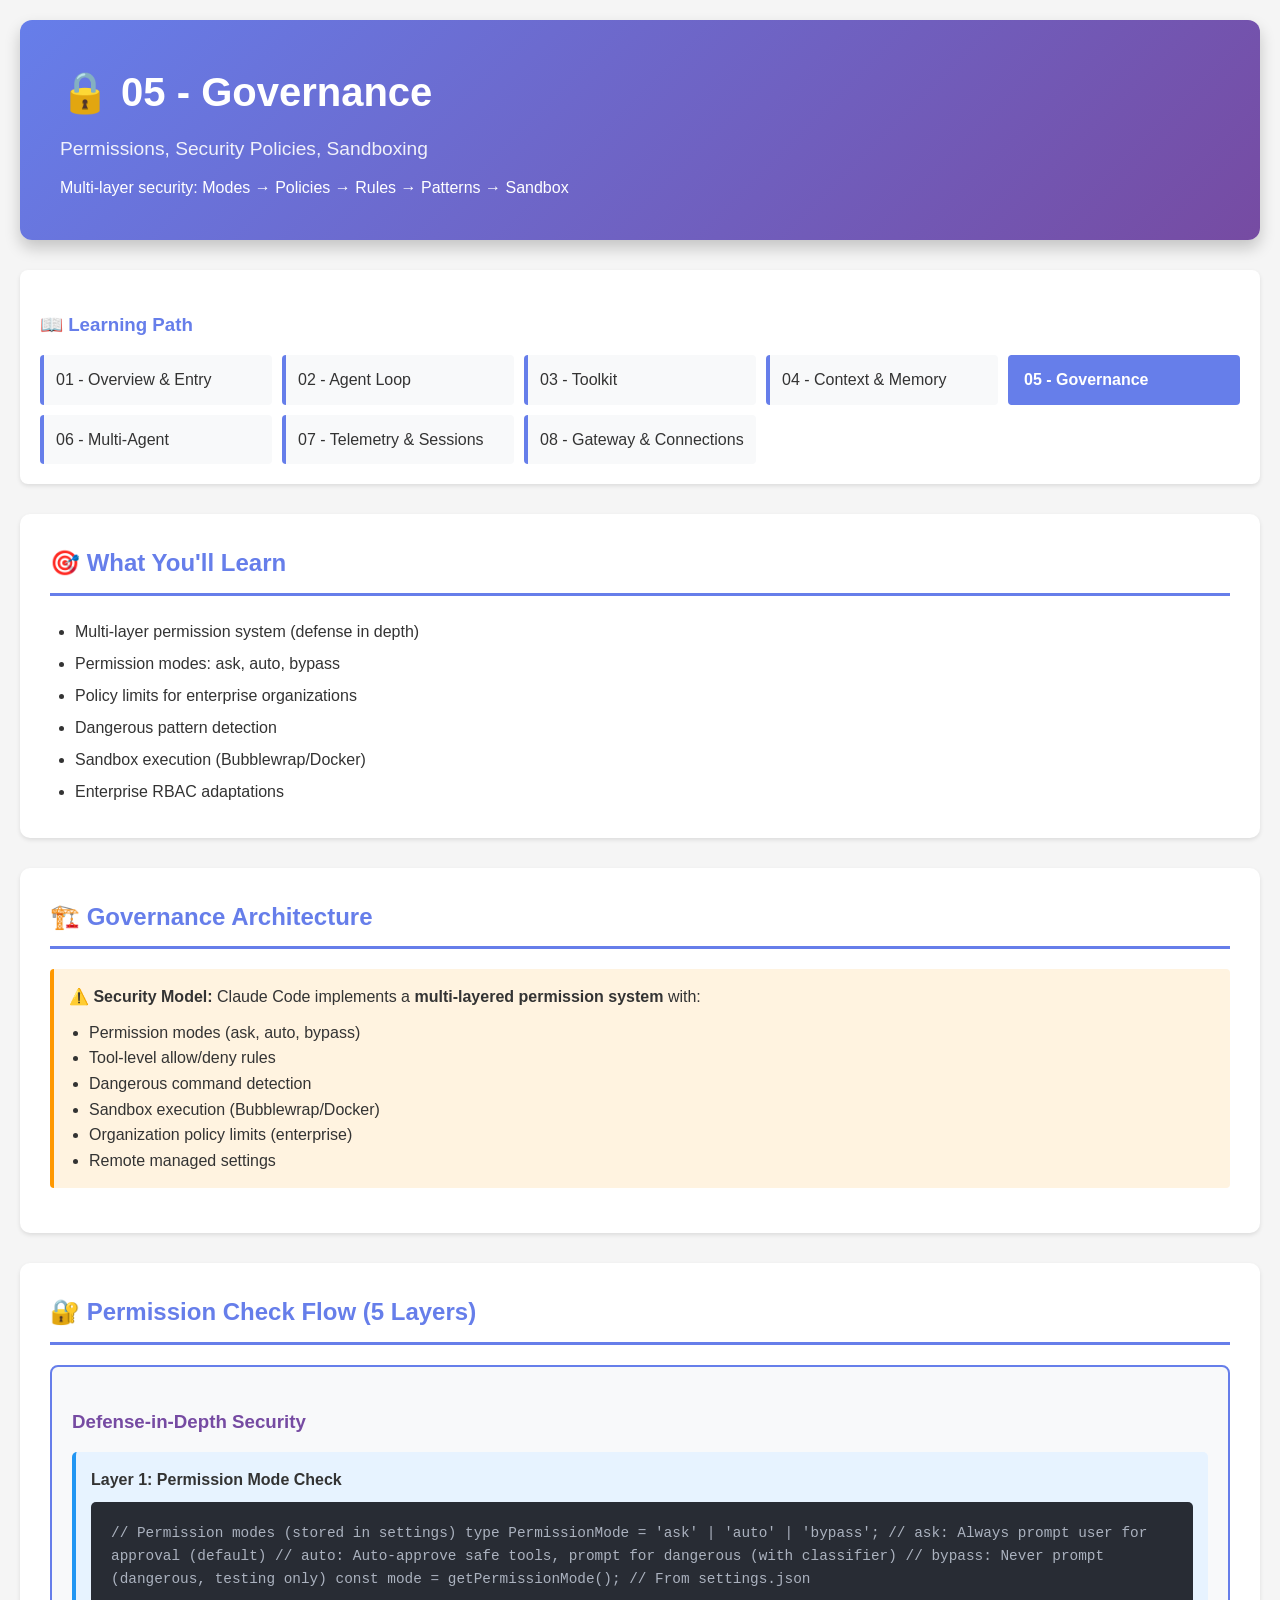
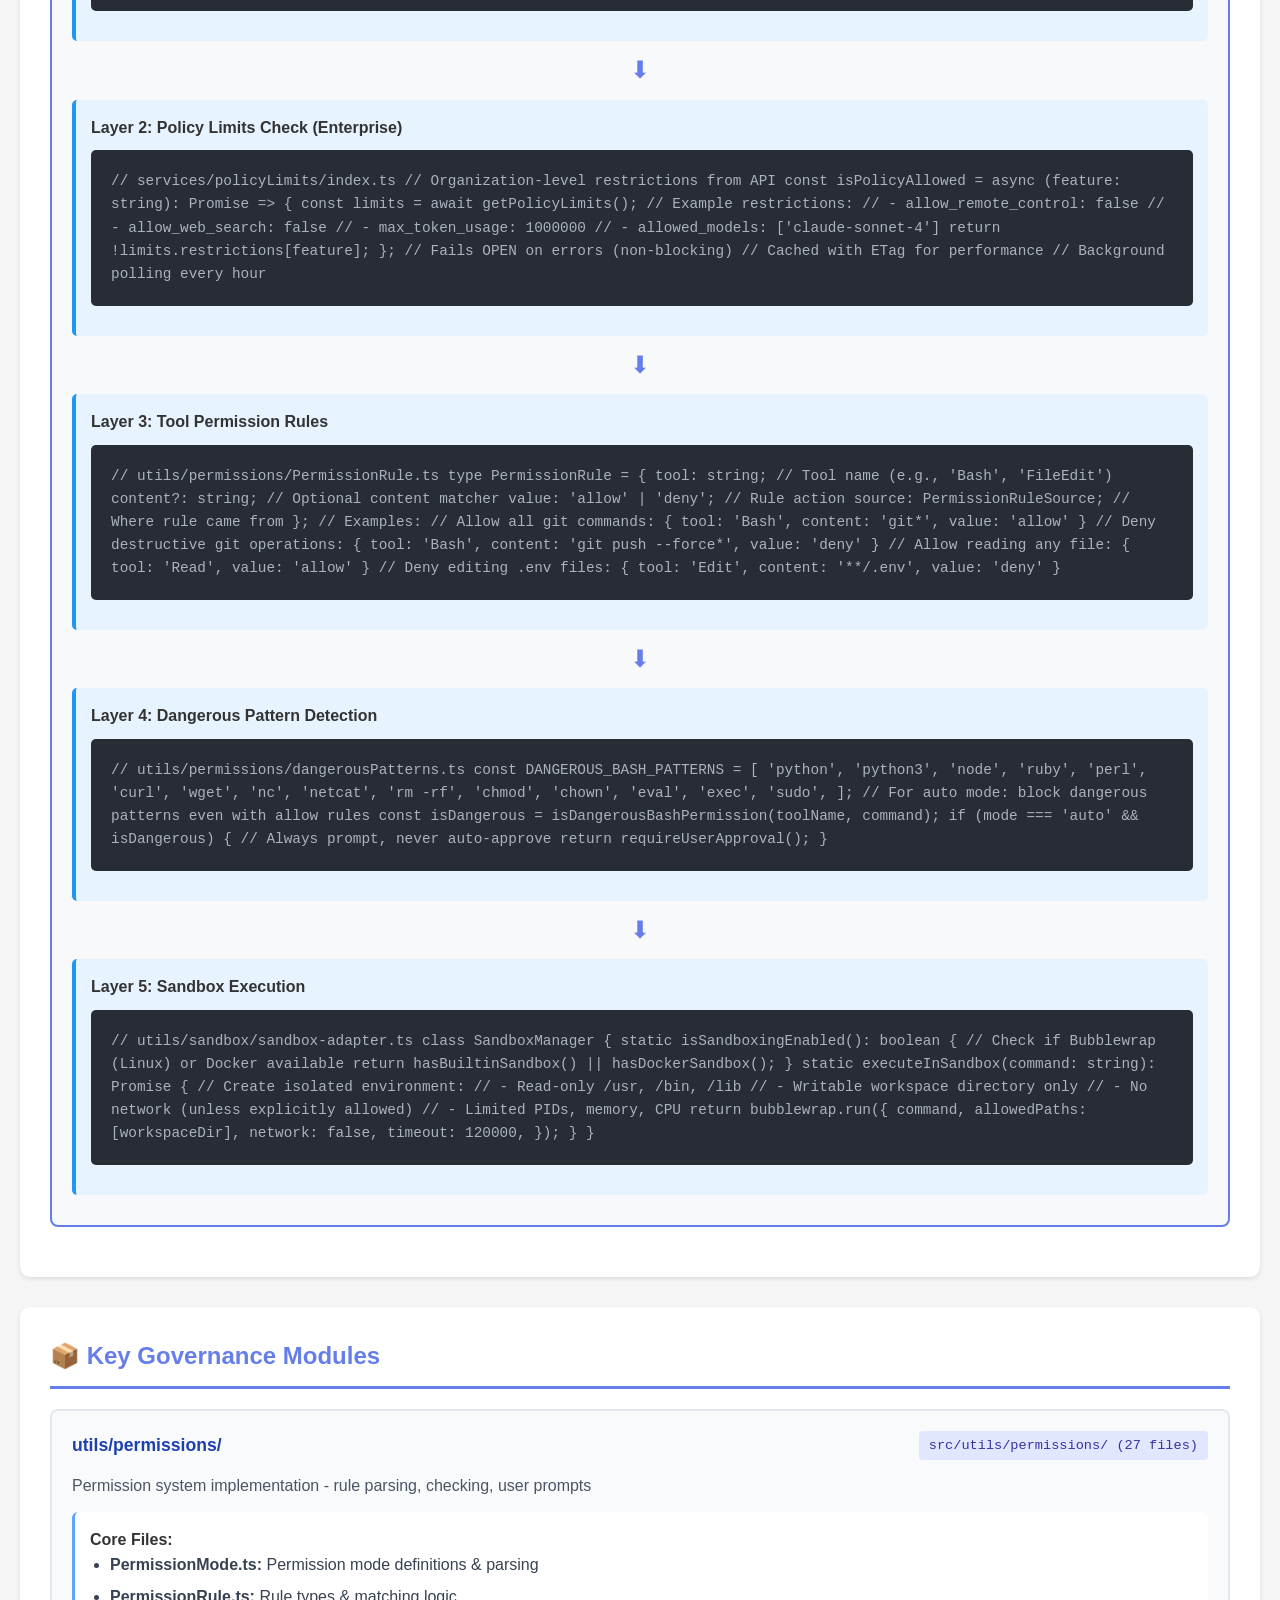
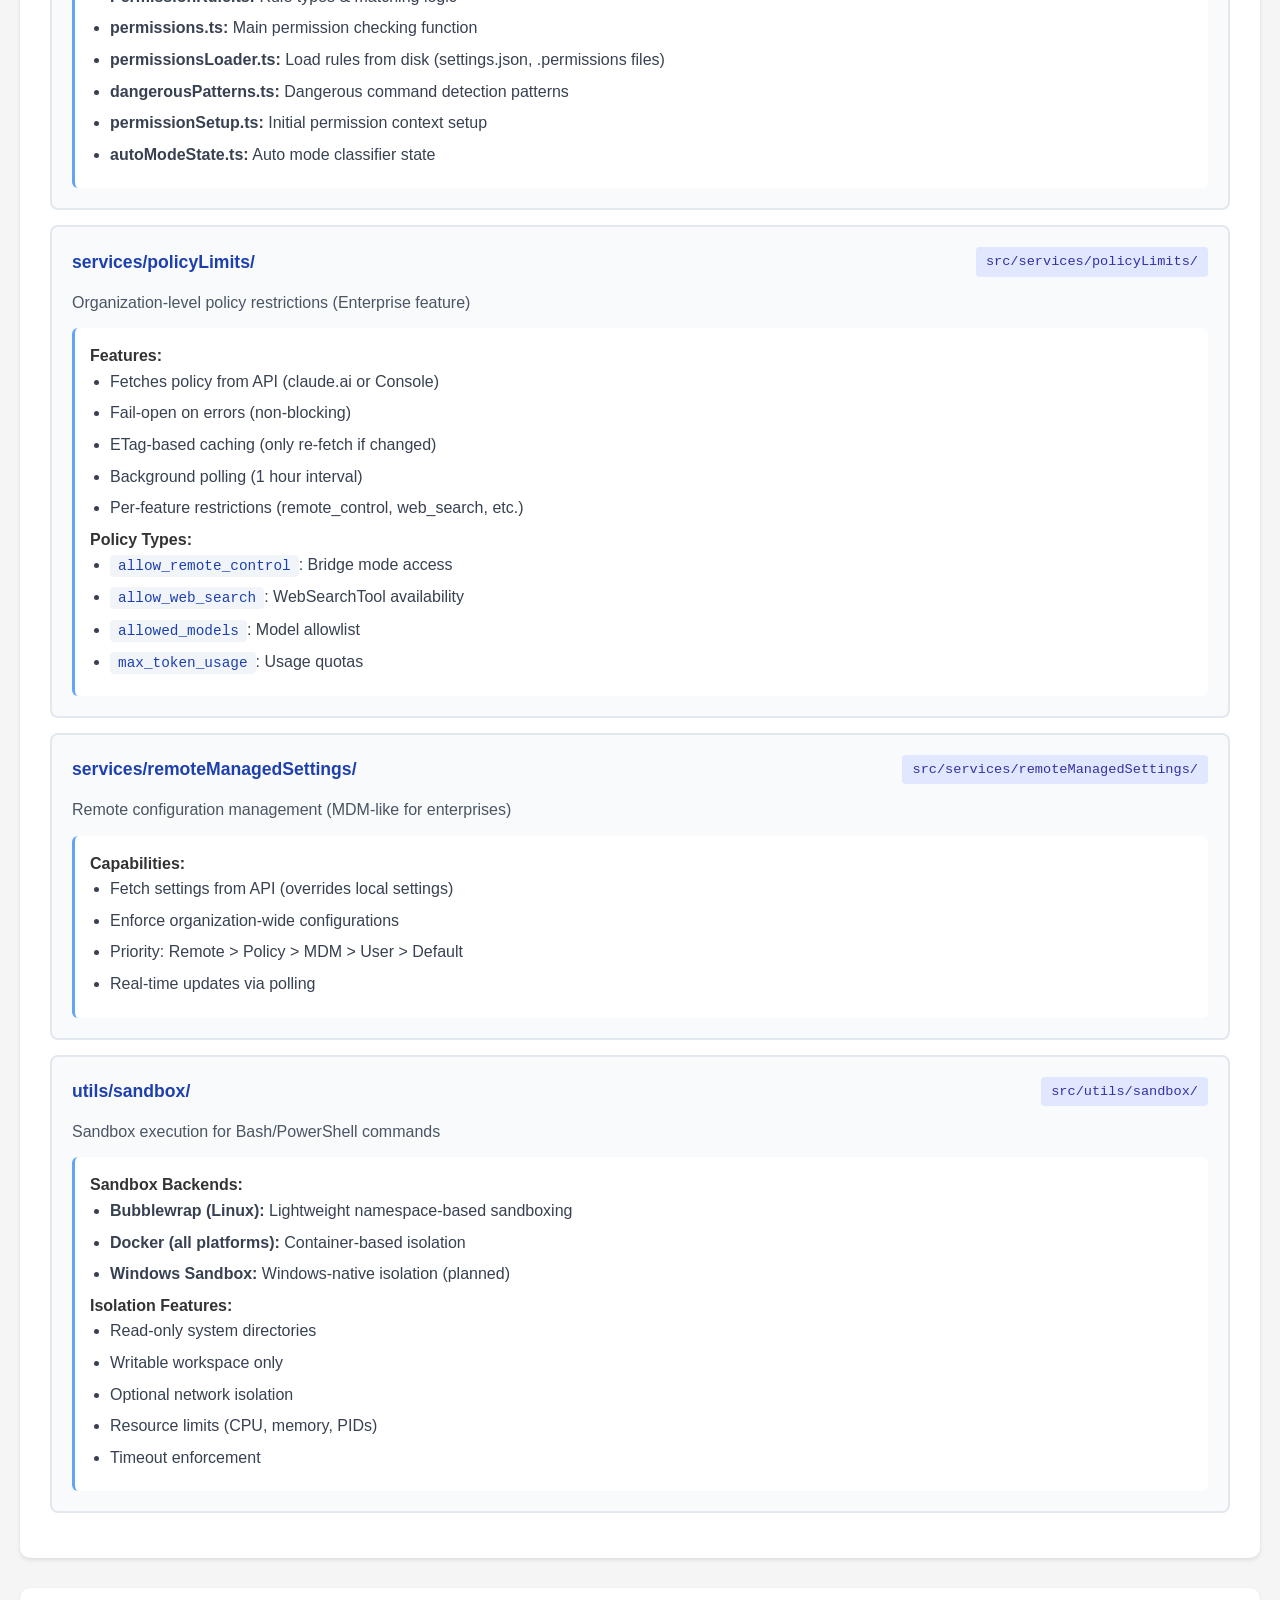
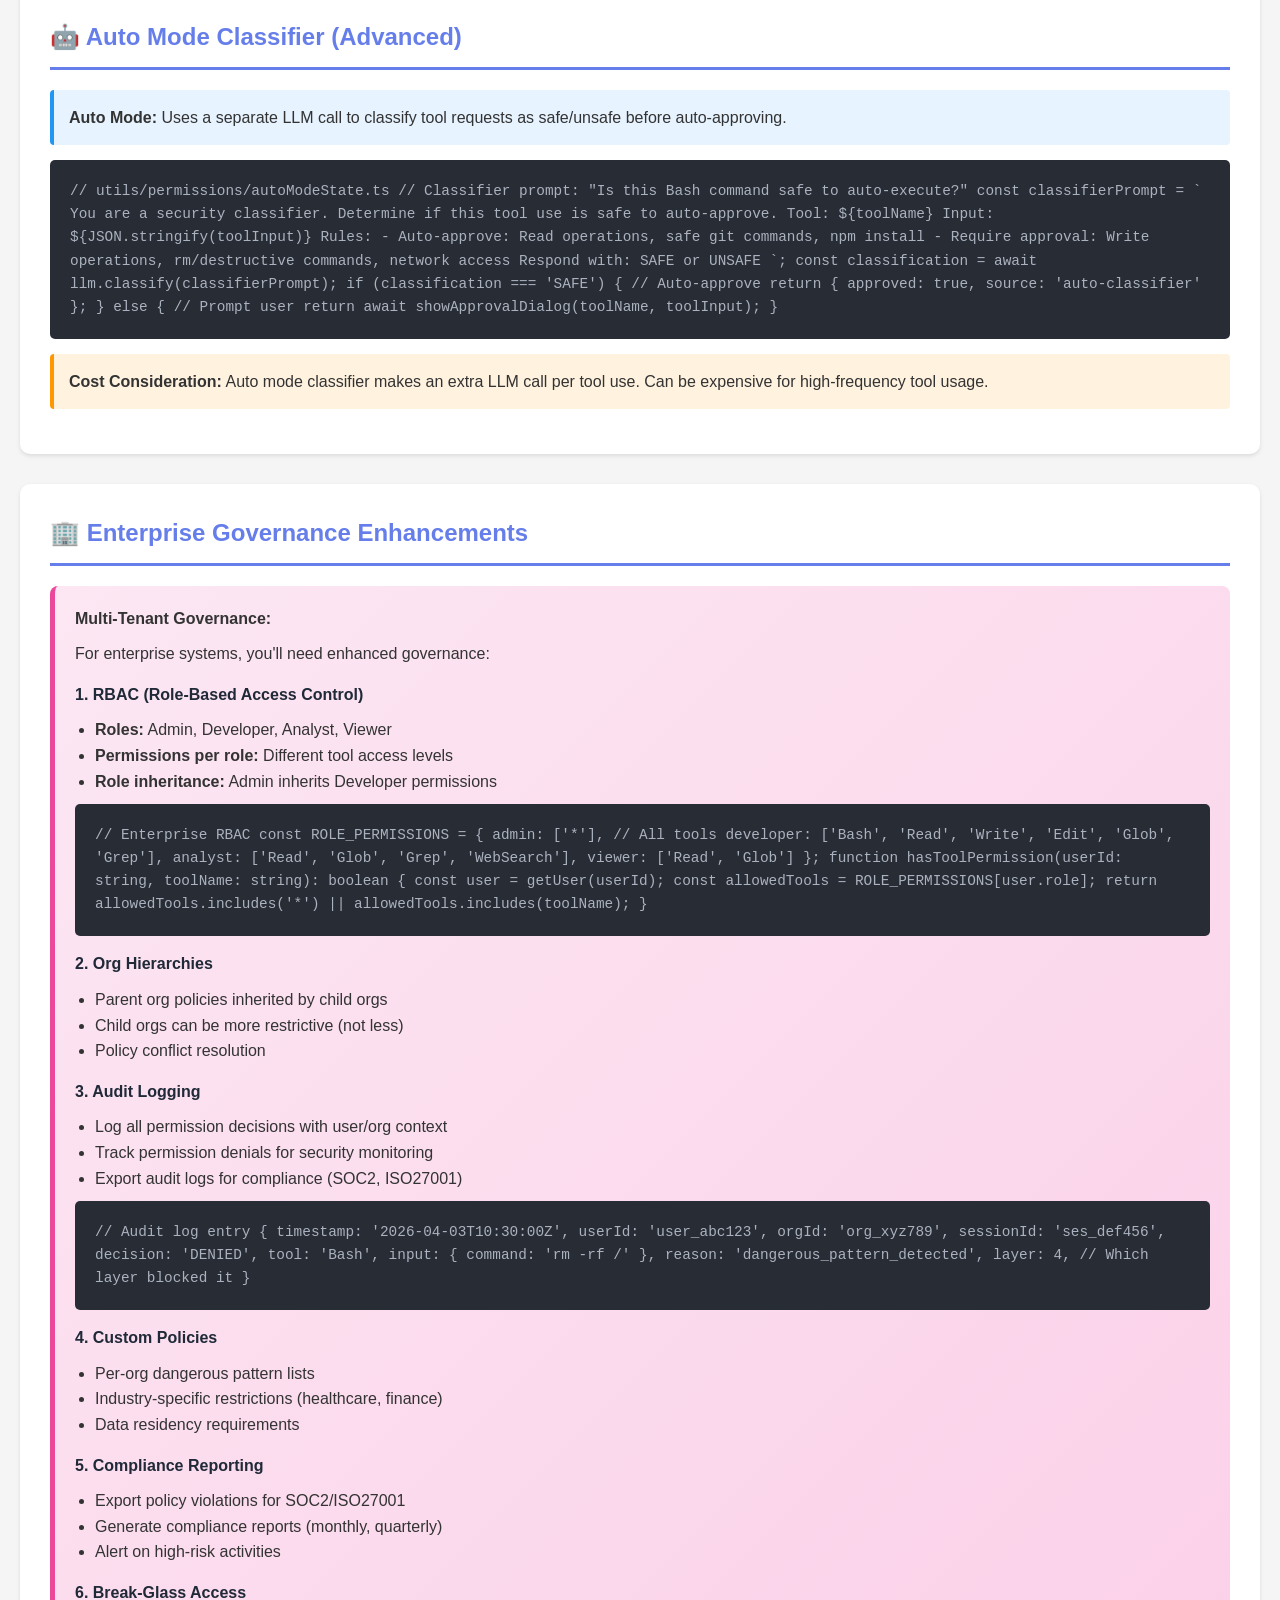
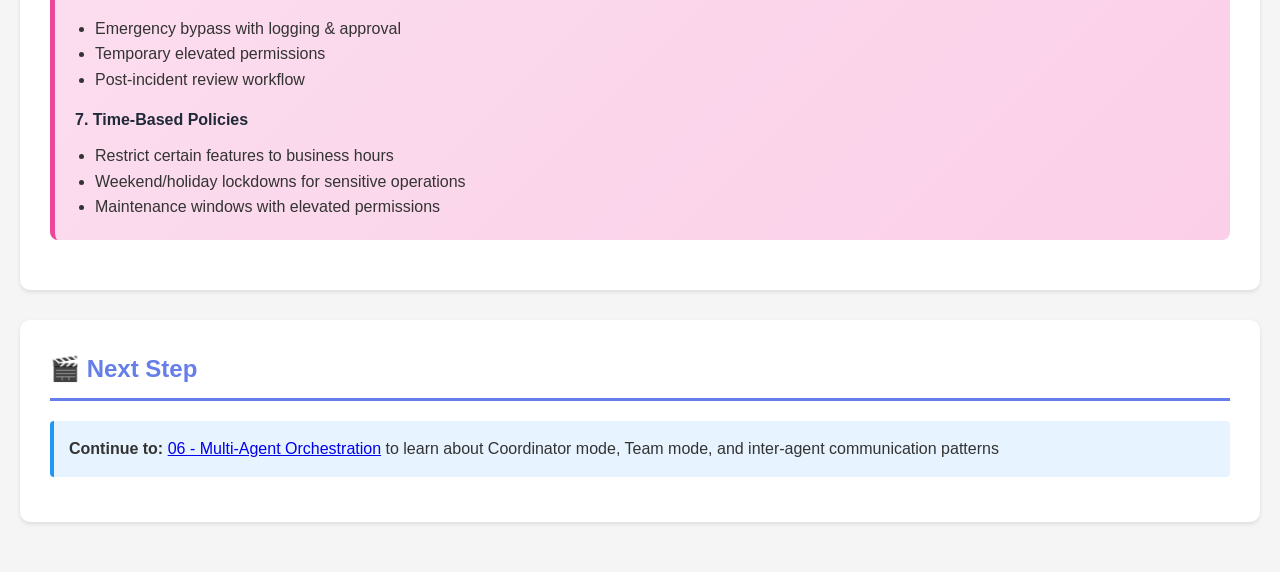
<file: learning/05_GOVERNANCE.html>
<!DOCTYPE html>
<html lang="en">
<head>
    <meta charset="UTF-8">
    <meta name="viewport" content="width=device-width, initial-scale=1.0">
    <title>05 - Governance (Permissions & Security)</title>
    <style>
        * { margin: 0; padding: 0; box-sizing: border-box; }
        body {
            font-family: -apple-system, BlinkMacSystemFont, 'Segoe UI', Roboto, sans-serif;
            line-height: 1.6;
            color: #333;
            background: #f5f5f5;
            padding: 20px;
        }
        .container { max-width: 1400px; margin: 0 auto; }
        header {
            background: linear-gradient(135deg, #667eea 0%, #764ba2 100%);
            color: white;
            padding: 40px;
            border-radius: 12px;
            margin-bottom: 30px;
            box-shadow: 0 8px 16px rgba(0,0,0,0.2);
        }
        h1 { font-size: 2.5em; margin-bottom: 10px; }
        .subtitle { font-size: 1.2em; opacity: 0.9; }
        .nav-sequence {
            background: white;
            padding: 20px;
            border-radius: 8px;
            margin-bottom: 30px;
            box-shadow: 0 2px 4px rgba(0,0,0,0.1);
        }
        .nav-sequence h3 { color: #667eea; margin-bottom: 15px; }
        .nav-links {
            display: grid;
            grid-template-columns: repeat(auto-fit, minmax(200px, 1fr));
            gap: 10px;
        }
        .nav-link {
            padding: 12px;
            background: #f8f9fa;
            border-left: 4px solid #667eea;
            border-radius: 4px;
            text-decoration: none;
            color: #333;
            transition: all 0.3s;
        }
        .nav-link:hover { background: #e7f3ff; transform: translateX(5px); }
        .nav-link.current { background: #667eea; color: white; font-weight: bold; }
        .section {
            background: white;
            padding: 30px;
            margin-bottom: 30px;
            border-radius: 10px;
            box-shadow: 0 2px 4px rgba(0,0,0,0.1);
        }
        h2 {
            color: #667eea;
            border-bottom: 3px solid #667eea;
            padding-bottom: 10px;
            margin-bottom: 20px;
        }
        h3 { color: #764ba2; margin: 20px 0 15px 0; }
        h4 { color: #1f2937; margin: 15px 0 10px 0; }
        .code-block {
            background: #282c34;
            color: #abb2bf;
            padding: 20px;
            border-radius: 5px;
            overflow-x: auto;
            margin: 15px 0;
            font-family: 'Courier New', monospace;
            font-size: 0.9em;
        }
        .info-box {
            background: #e7f3ff;
            padding: 15px;
            border-left: 4px solid #2196F3;
            margin: 15px 0;
            border-radius: 4px;
        }
        .warning-box {
            background: #fff3e0;
            padding: 15px;
            border-left: 4px solid #ff9800;
            margin: 15px 0;
            border-radius: 4px;
        }
        .enterprise-note {
            background: linear-gradient(135deg, #fce7f3 0%, #fbcfe8 100%);
            padding: 20px;
            border-left: 5px solid #ec4899;
            margin: 20px 0;
            border-radius: 8px;
        }
        .flow-diagram {
            background: #f8f9fa;
            border: 2px solid #667eea;
            padding: 20px;
            margin: 20px 0;
            border-radius: 8px;
        }
        .flow-step {
            background: #e7f3ff;
            padding: 15px;
            margin: 10px 0;
            border-radius: 5px;
            border-left: 4px solid #2196F3;
        }
        .arrow {
            text-align: center;
            color: #667eea;
            font-size: 1.5em;
            margin: 10px 0;
        }
        .module-box {
            background: #f8fafc;
            border: 2px solid #e2e8f0;
            border-radius: 8px;
            padding: 20px;
            margin: 15px 0;
        }
        .module-header {
            display: flex;
            justify-content: space-between;
            align-items: center;
            margin-bottom: 12px;
        }
        .module-name {
            font-weight: 700;
            font-size: 1.1em;
            color: #1e40af;
        }
        .module-path {
            font-family: 'Courier New', monospace;
            font-size: 0.85em;
            background: #e0e7ff;
            padding: 4px 10px;
            border-radius: 4px;
            color: #3730a3;
        }
        .module-desc {
            color: #4b5563;
            margin-bottom: 12px;
            line-height: 1.7;
        }
        .module-features {
            background: white;
            padding: 15px;
            border-radius: 6px;
            border-left: 3px solid #60a5fa;
        }
        .module-features ul {
            margin-left: 20px;
        }
        .module-features li {
            margin-bottom: 6px;
            color: #374151;
        }
        code {
            background: #f1f5f9;
            padding: 3px 8px;
            border-radius: 4px;
            font-family: 'Courier New', monospace;
            font-size: 0.9em;
            color: #1e40af;
        }
    </style>
</head>
<body>
    <div class="container">
        <header>
            <h1>🔒 05 - Governance</h1>
            <p class="subtitle">Permissions, Security Policies, Sandboxing</p>
            <p style="margin-top: 10px;">Multi-layer security: Modes → Policies → Rules → Patterns → Sandbox</p>
        </header>

        <div class="nav-sequence">
            <h3>📖 Learning Path</h3>
            <div class="nav-links">
                <a href="01_OVERVIEW_AND_ENTRY_POINTS.html" class="nav-link">01 - Overview & Entry</a>
                <a href="02_AGENT_LOOP.html" class="nav-link">02 - Agent Loop</a>
                <a href="03_HARNESS_TOOLKIT.html" class="nav-link">03 - Toolkit</a>
                <a href="04_CONTEXT_MEMORY.html" class="nav-link">04 - Context & Memory</a>
                <a href="05_GOVERNANCE.html" class="nav-link current">05 - Governance</a>
                <a href="06_MULTI_AGENT.html" class="nav-link">06 - Multi-Agent</a>
                <a href="07_TELEMETRY_SESSIONS.html" class="nav-link">07 - Telemetry & Sessions</a>
                <a href="08_GATEWAY_ARCHITECTURE.html" class="nav-link">08 - Gateway & Connections</a>
            </div>
        </div>

        <div class="section">
            <h2>🎯 What You'll Learn</h2>
            <ul style="margin-left: 25px; line-height: 2;">
                <li>Multi-layer permission system (defense in depth)</li>
                <li>Permission modes: ask, auto, bypass</li>
                <li>Policy limits for enterprise organizations</li>
                <li>Dangerous pattern detection</li>
                <li>Sandbox execution (Bubblewrap/Docker)</li>
                <li>Enterprise RBAC adaptations</li>
            </ul>
        </div>

        <div class="section">
            <h2>🏗️ Governance Architecture</h2>

            <div class="warning-box">
                <strong>⚠️ Security Model:</strong> Claude Code implements a <strong>multi-layered permission system</strong> with:
                <ul style="margin-top: 10px; margin-left: 20px;">
                    <li>Permission modes (ask, auto, bypass)</li>
                    <li>Tool-level allow/deny rules</li>
                    <li>Dangerous command detection</li>
                    <li>Sandbox execution (Bubblewrap/Docker)</li>
                    <li>Organization policy limits (enterprise)</li>
                    <li>Remote managed settings</li>
                </ul>
            </div>
        </div>

        <div class="section">
            <h2>🔐 Permission Check Flow (5 Layers)</h2>

            <div class="flow-diagram">
                <h3>Defense-in-Depth Security</h3>

                <div class="flow-step">
                    <strong>Layer 1: Permission Mode Check</strong>
                    <div class="code-block" style="margin-top: 10px;">
// Permission modes (stored in settings)
type PermissionMode = 'ask' | 'auto' | 'bypass';

// ask: Always prompt user for approval (default)
// auto: Auto-approve safe tools, prompt for dangerous (with classifier)
// bypass: Never prompt (dangerous, testing only)

const mode = getPermissionMode(); // From settings.json
                    </div>
                </div>

                <div class="arrow">⬇</div>

                <div class="flow-step">
                    <strong>Layer 2: Policy Limits Check (Enterprise)</strong>
                    <div class="code-block" style="margin-top: 10px;">
// services/policyLimits/index.ts
// Organization-level restrictions from API

const isPolicyAllowed = async (feature: string): Promise<boolean> => {
  const limits = await getPolicyLimits();

  // Example restrictions:
  // - allow_remote_control: false
  // - allow_web_search: false
  // - max_token_usage: 1000000
  // - allowed_models: ['claude-sonnet-4']

  return !limits.restrictions[feature];
};

// Fails OPEN on errors (non-blocking)
// Cached with ETag for performance
// Background polling every hour
                    </div>
                </div>

                <div class="arrow">⬇</div>

                <div class="flow-step">
                    <strong>Layer 3: Tool Permission Rules</strong>
                    <div class="code-block" style="margin-top: 10px;">
// utils/permissions/PermissionRule.ts

type PermissionRule = {
  tool: string;           // Tool name (e.g., 'Bash', 'FileEdit')
  content?: string;       // Optional content matcher
  value: 'allow' | 'deny'; // Rule action
  source: PermissionRuleSource; // Where rule came from
};

// Examples:
// Allow all git commands:
{ tool: 'Bash', content: 'git*', value: 'allow' }

// Deny destructive git operations:
{ tool: 'Bash', content: 'git push --force*', value: 'deny' }

// Allow reading any file:
{ tool: 'Read', value: 'allow' }

// Deny editing .env files:
{ tool: 'Edit', content: '**/.env', value: 'deny' }
                    </div>
                </div>

                <div class="arrow">⬇</div>

                <div class="flow-step">
                    <strong>Layer 4: Dangerous Pattern Detection</strong>
                    <div class="code-block" style="margin-top: 10px;">
// utils/permissions/dangerousPatterns.ts

const DANGEROUS_BASH_PATTERNS = [
  'python', 'python3', 'node', 'ruby', 'perl',
  'curl', 'wget', 'nc', 'netcat',
  'rm -rf', 'chmod', 'chown',
  'eval', 'exec', 'sudo',
];

// For auto mode: block dangerous patterns even with allow rules
const isDangerous = isDangerousBashPermission(toolName, command);
if (mode === 'auto' && isDangerous) {
  // Always prompt, never auto-approve
  return requireUserApproval();
}
                    </div>
                </div>

                <div class="arrow">⬇</div>

                <div class="flow-step">
                    <strong>Layer 5: Sandbox Execution</strong>
                    <div class="code-block" style="margin-top: 10px;">
// utils/sandbox/sandbox-adapter.ts

class SandboxManager {
  static isSandboxingEnabled(): boolean {
    // Check if Bubblewrap (Linux) or Docker available
    return hasBuiltinSandbox() || hasDockerSandbox();
  }

  static executeInSandbox(command: string): Promise<Result> {
    // Create isolated environment:
    // - Read-only /usr, /bin, /lib
    // - Writable workspace directory only
    // - No network (unless explicitly allowed)
    // - Limited PIDs, memory, CPU

    return bubblewrap.run({
      command,
      allowedPaths: [workspaceDir],
      network: false,
      timeout: 120000,
    });
  }
}
                    </div>
                </div>
            </div>
        </div>

        <div class="section">
            <h2>📦 Key Governance Modules</h2>

            <div class="module-box">
                <div class="module-header">
                    <span class="module-name">utils/permissions/</span>
                    <span class="module-path">src/utils/permissions/ (27 files)</span>
                </div>
                <div class="module-desc">
                    Permission system implementation - rule parsing, checking, user prompts
                </div>
                <div class="module-features">
                    <strong>Core Files:</strong>
                    <ul>
                        <li><strong>PermissionMode.ts:</strong> Permission mode definitions & parsing</li>
                        <li><strong>PermissionRule.ts:</strong> Rule types & matching logic</li>
                        <li><strong>permissions.ts:</strong> Main permission checking function</li>
                        <li><strong>permissionsLoader.ts:</strong> Load rules from disk (settings.json, .permissions files)</li>
                        <li><strong>dangerousPatterns.ts:</strong> Dangerous command detection patterns</li>
                        <li><strong>permissionSetup.ts:</strong> Initial permission context setup</li>
                        <li><strong>autoModeState.ts:</strong> Auto mode classifier state</li>
                    </ul>
                </div>
            </div>

            <div class="module-box">
                <div class="module-header">
                    <span class="module-name">services/policyLimits/</span>
                    <span class="module-path">src/services/policyLimits/</span>
                </div>
                <div class="module-desc">
                    Organization-level policy restrictions (Enterprise feature)
                </div>
                <div class="module-features">
                    <strong>Features:</strong>
                    <ul>
                        <li>Fetches policy from API (claude.ai or Console)</li>
                        <li>Fail-open on errors (non-blocking)</li>
                        <li>ETag-based caching (only re-fetch if changed)</li>
                        <li>Background polling (1 hour interval)</li>
                        <li>Per-feature restrictions (remote_control, web_search, etc.)</li>
                    </ul>
                    <strong>Policy Types:</strong>
                    <ul>
                        <li><code>allow_remote_control</code>: Bridge mode access</li>
                        <li><code>allow_web_search</code>: WebSearchTool availability</li>
                        <li><code>allowed_models</code>: Model allowlist</li>
                        <li><code>max_token_usage</code>: Usage quotas</li>
                    </ul>
                </div>
            </div>

            <div class="module-box">
                <div class="module-header">
                    <span class="module-name">services/remoteManagedSettings/</span>
                    <span class="module-path">src/services/remoteManagedSettings/</span>
                </div>
                <div class="module-desc">
                    Remote configuration management (MDM-like for enterprises)
                </div>
                <div class="module-features">
                    <strong>Capabilities:</strong>
                    <ul>
                        <li>Fetch settings from API (overrides local settings)</li>
                        <li>Enforce organization-wide configurations</li>
                        <li>Priority: Remote > Policy > MDM > User > Default</li>
                        <li>Real-time updates via polling</li>
                    </ul>
                </div>
            </div>

            <div class="module-box">
                <div class="module-header">
                    <span class="module-name">utils/sandbox/</span>
                    <span class="module-path">src/utils/sandbox/</span>
                </div>
                <div class="module-desc">
                    Sandbox execution for Bash/PowerShell commands
                </div>
                <div class="module-features">
                    <strong>Sandbox Backends:</strong>
                    <ul>
                        <li><strong>Bubblewrap (Linux):</strong> Lightweight namespace-based sandboxing</li>
                        <li><strong>Docker (all platforms):</strong> Container-based isolation</li>
                        <li><strong>Windows Sandbox:</strong> Windows-native isolation (planned)</li>
                    </ul>
                    <strong>Isolation Features:</strong>
                    <ul>
                        <li>Read-only system directories</li>
                        <li>Writable workspace only</li>
                        <li>Optional network isolation</li>
                        <li>Resource limits (CPU, memory, PIDs)</li>
                        <li>Timeout enforcement</li>
                    </ul>
                </div>
            </div>
        </div>

        <div class="section">
            <h2>🤖 Auto Mode Classifier (Advanced)</h2>

            <div class="info-box">
                <strong>Auto Mode:</strong> Uses a separate LLM call to classify tool requests as safe/unsafe before auto-approving.
            </div>

            <div class="code-block">
// utils/permissions/autoModeState.ts

// Classifier prompt: "Is this Bash command safe to auto-execute?"
const classifierPrompt = `
You are a security classifier. Determine if this tool use is safe to auto-approve.

Tool: ${toolName}
Input: ${JSON.stringify(toolInput)}

Rules:
- Auto-approve: Read operations, safe git commands, npm install
- Require approval: Write operations, rm/destructive commands, network access

Respond with: SAFE or UNSAFE
`;

const classification = await llm.classify(classifierPrompt);
if (classification === 'SAFE') {
  // Auto-approve
  return { approved: true, source: 'auto-classifier' };
} else {
  // Prompt user
  return await showApprovalDialog(toolName, toolInput);
}
            </div>

            <div class="warning-box">
                <strong>Cost Consideration:</strong> Auto mode classifier makes an extra LLM call per tool use. Can be expensive for high-frequency tool usage.
            </div>
        </div>

        <div class="section">
            <h2>🏢 Enterprise Governance Enhancements</h2>

            <div class="enterprise-note">
                <strong>Multi-Tenant Governance:</strong>
                <p style="margin-top: 10px;">For enterprise systems, you'll need enhanced governance:</p>

                <h4 style="margin-top: 15px;">1. RBAC (Role-Based Access Control)</h4>
                <ul style="margin-left: 20px;">
                    <li><strong>Roles:</strong> Admin, Developer, Analyst, Viewer</li>
                    <li><strong>Permissions per role:</strong> Different tool access levels</li>
                    <li><strong>Role inheritance:</strong> Admin inherits Developer permissions</li>
                </ul>
                <div class="code-block" style="margin-top: 10px;">
// Enterprise RBAC
const ROLE_PERMISSIONS = {
  admin: ['*'],  // All tools
  developer: ['Bash', 'Read', 'Write', 'Edit', 'Glob', 'Grep'],
  analyst: ['Read', 'Glob', 'Grep', 'WebSearch'],
  viewer: ['Read', 'Glob']
};

function hasToolPermission(userId: string, toolName: string): boolean {
  const user = getUser(userId);
  const allowedTools = ROLE_PERMISSIONS[user.role];
  return allowedTools.includes('*') || allowedTools.includes(toolName);
}
                </div>

                <h4 style="margin-top: 15px;">2. Org Hierarchies</h4>
                <ul style="margin-left: 20px;">
                    <li>Parent org policies inherited by child orgs</li>
                    <li>Child orgs can be more restrictive (not less)</li>
                    <li>Policy conflict resolution</li>
                </ul>

                <h4 style="margin-top: 15px;">3. Audit Logging</h4>
                <ul style="margin-left: 20px;">
                    <li>Log all permission decisions with user/org context</li>
                    <li>Track permission denials for security monitoring</li>
                    <li>Export audit logs for compliance (SOC2, ISO27001)</li>
                </ul>
                <div class="code-block" style="margin-top: 10px;">
// Audit log entry
{
  timestamp: '2026-04-03T10:30:00Z',
  userId: 'user_abc123',
  orgId: 'org_xyz789',
  sessionId: 'ses_def456',
  decision: 'DENIED',
  tool: 'Bash',
  input: { command: 'rm -rf /' },
  reason: 'dangerous_pattern_detected',
  layer: 4,  // Which layer blocked it
}
                </div>

                <h4 style="margin-top: 15px;">4. Custom Policies</h4>
                <ul style="margin-left: 20px;">
                    <li>Per-org dangerous pattern lists</li>
                    <li>Industry-specific restrictions (healthcare, finance)</li>
                    <li>Data residency requirements</li>
                </ul>

                <h4 style="margin-top: 15px;">5. Compliance Reporting</h4>
                <ul style="margin-left: 20px;">
                    <li>Export policy violations for SOC2/ISO27001</li>
                    <li>Generate compliance reports (monthly, quarterly)</li>
                    <li>Alert on high-risk activities</li>
                </ul>

                <h4 style="margin-top: 15px;">6. Break-Glass Access</h4>
                <ul style="margin-left: 20px;">
                    <li>Emergency bypass with logging & approval</li>
                    <li>Temporary elevated permissions</li>
                    <li>Post-incident review workflow</li>
                </ul>

                <h4 style="margin-top: 15px;">7. Time-Based Policies</h4>
                <ul style="margin-left: 20px;">
                    <li>Restrict certain features to business hours</li>
                    <li>Weekend/holiday lockdowns for sensitive operations</li>
                    <li>Maintenance windows with elevated permissions</li>
                </ul>
            </div>
        </div>

        <div class="section">
            <h2>🎬 Next Step</h2>
            <div class="info-box">
                <strong>Continue to:</strong> <a href="06_MULTI_AGENT.html">06 - Multi-Agent Orchestration</a> to learn about Coordinator mode, Team mode, and inter-agent communication patterns
            </div>
        </div>
    </div>
</body>
</html>
</file>
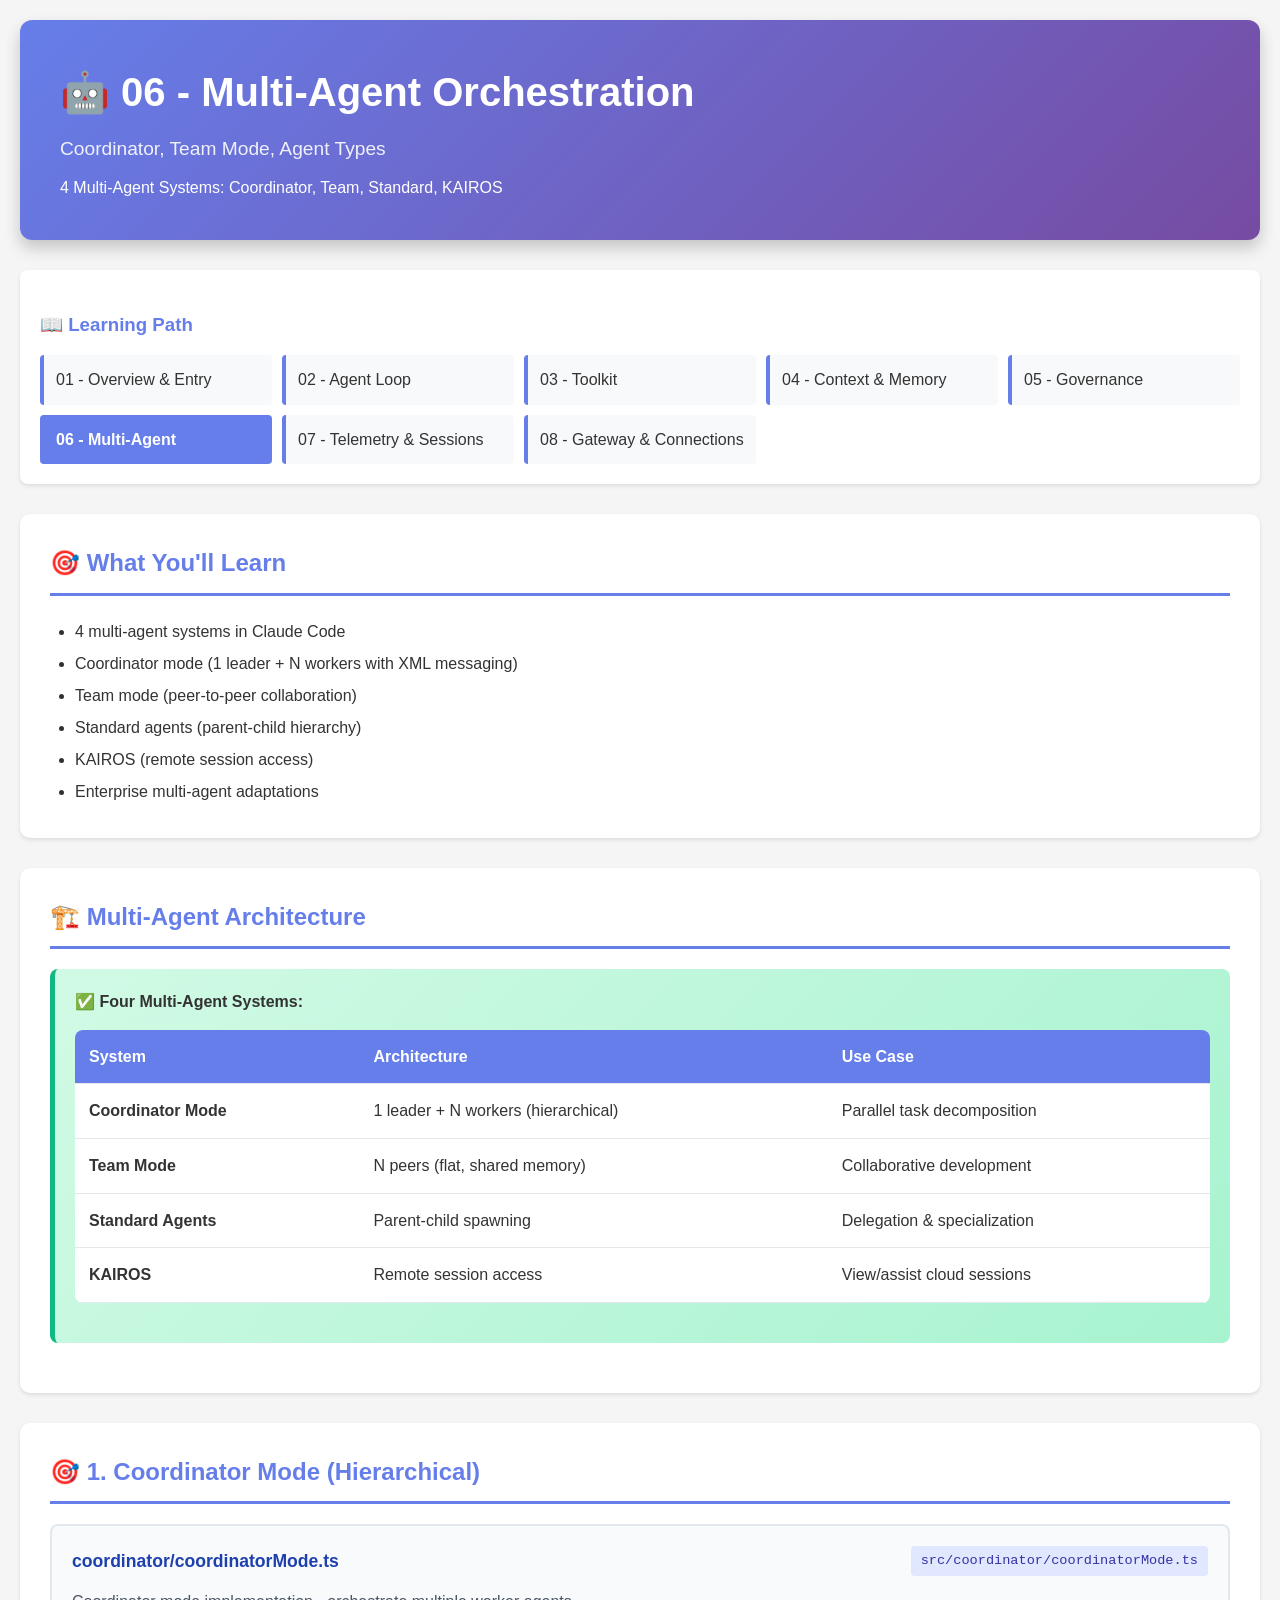
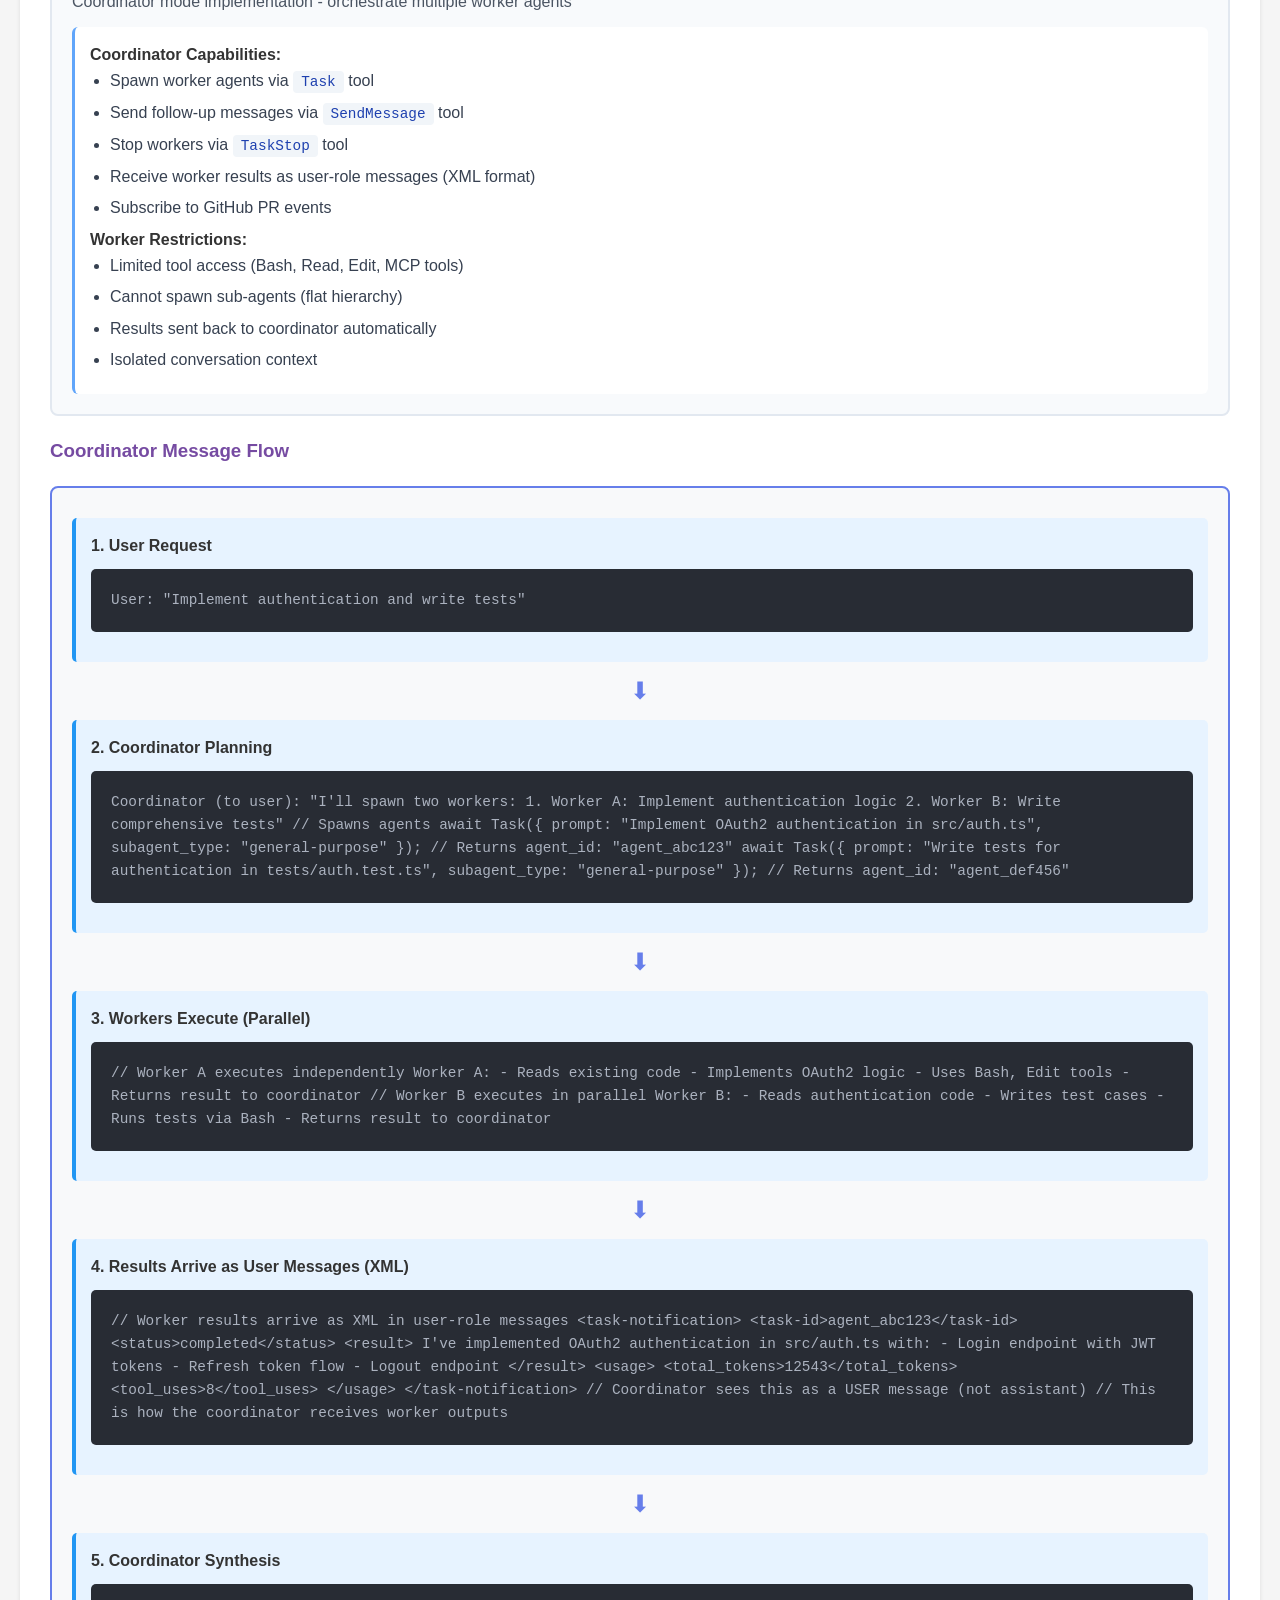
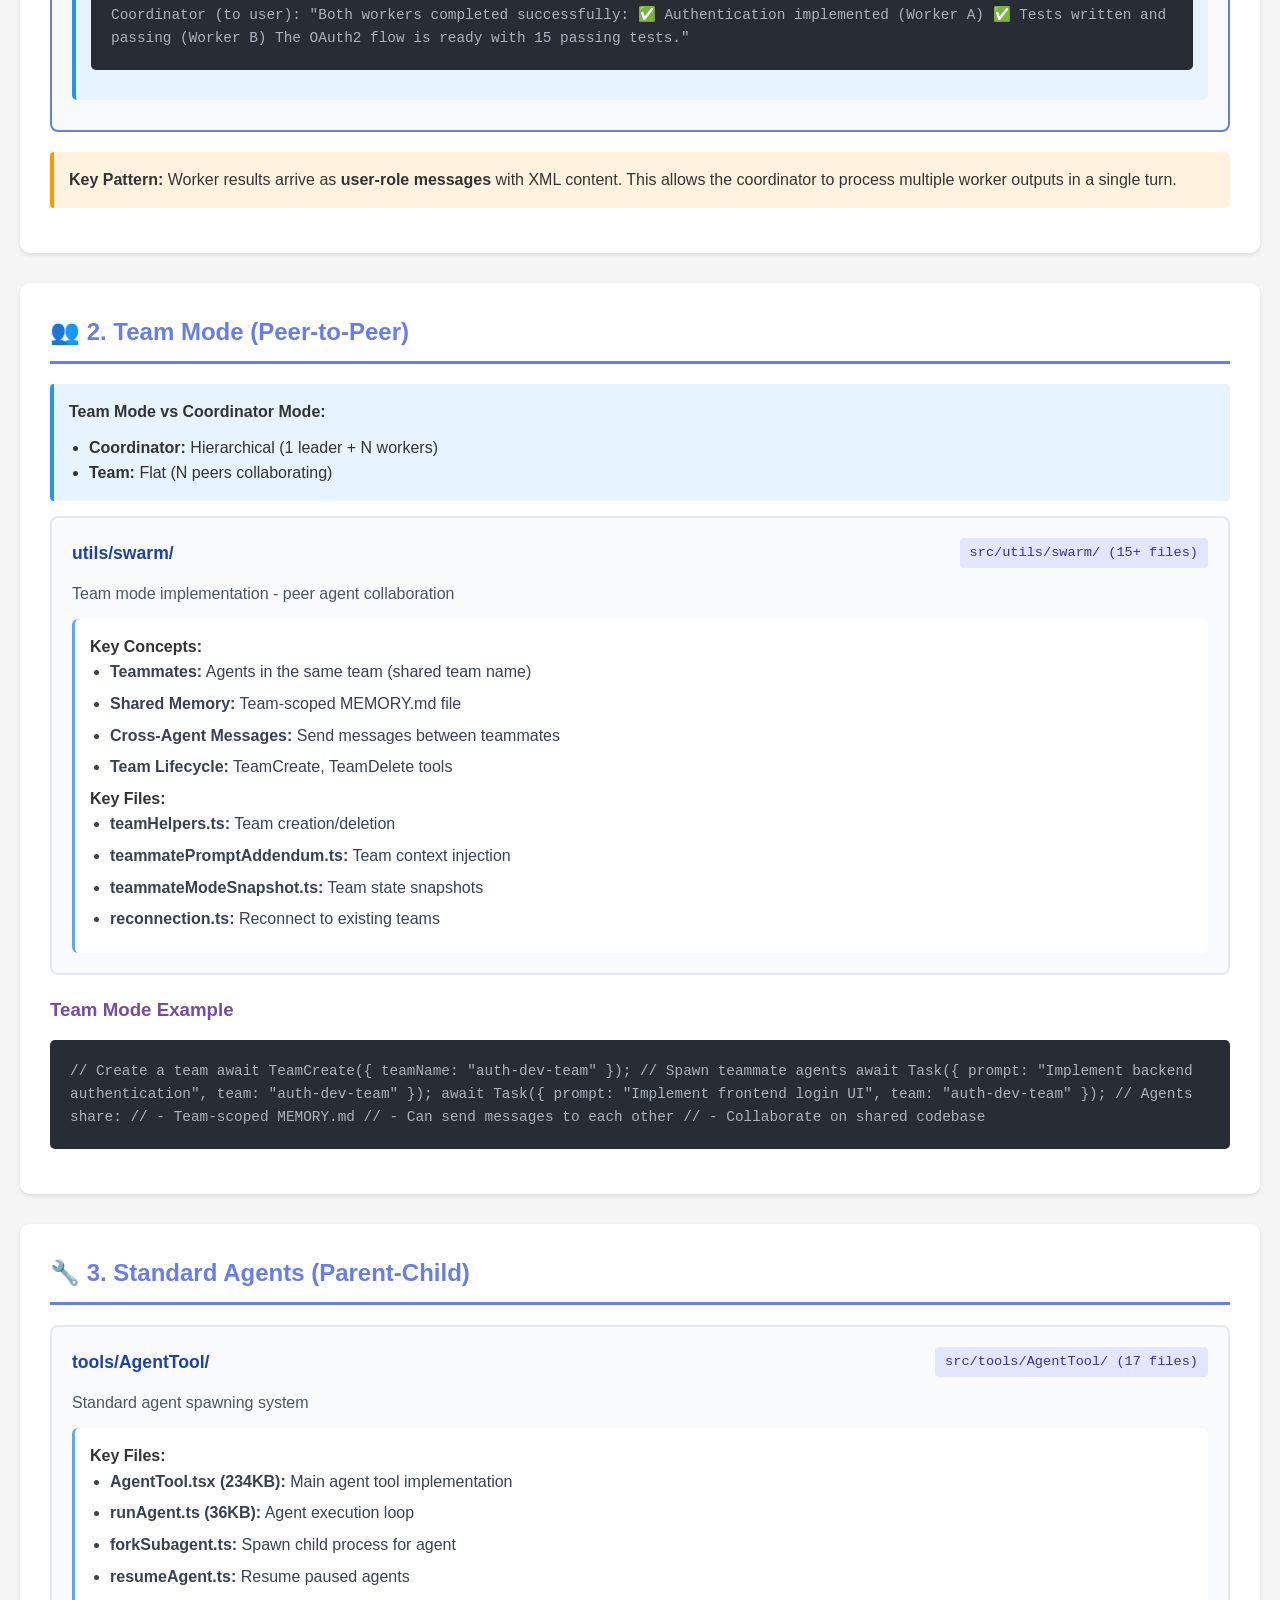
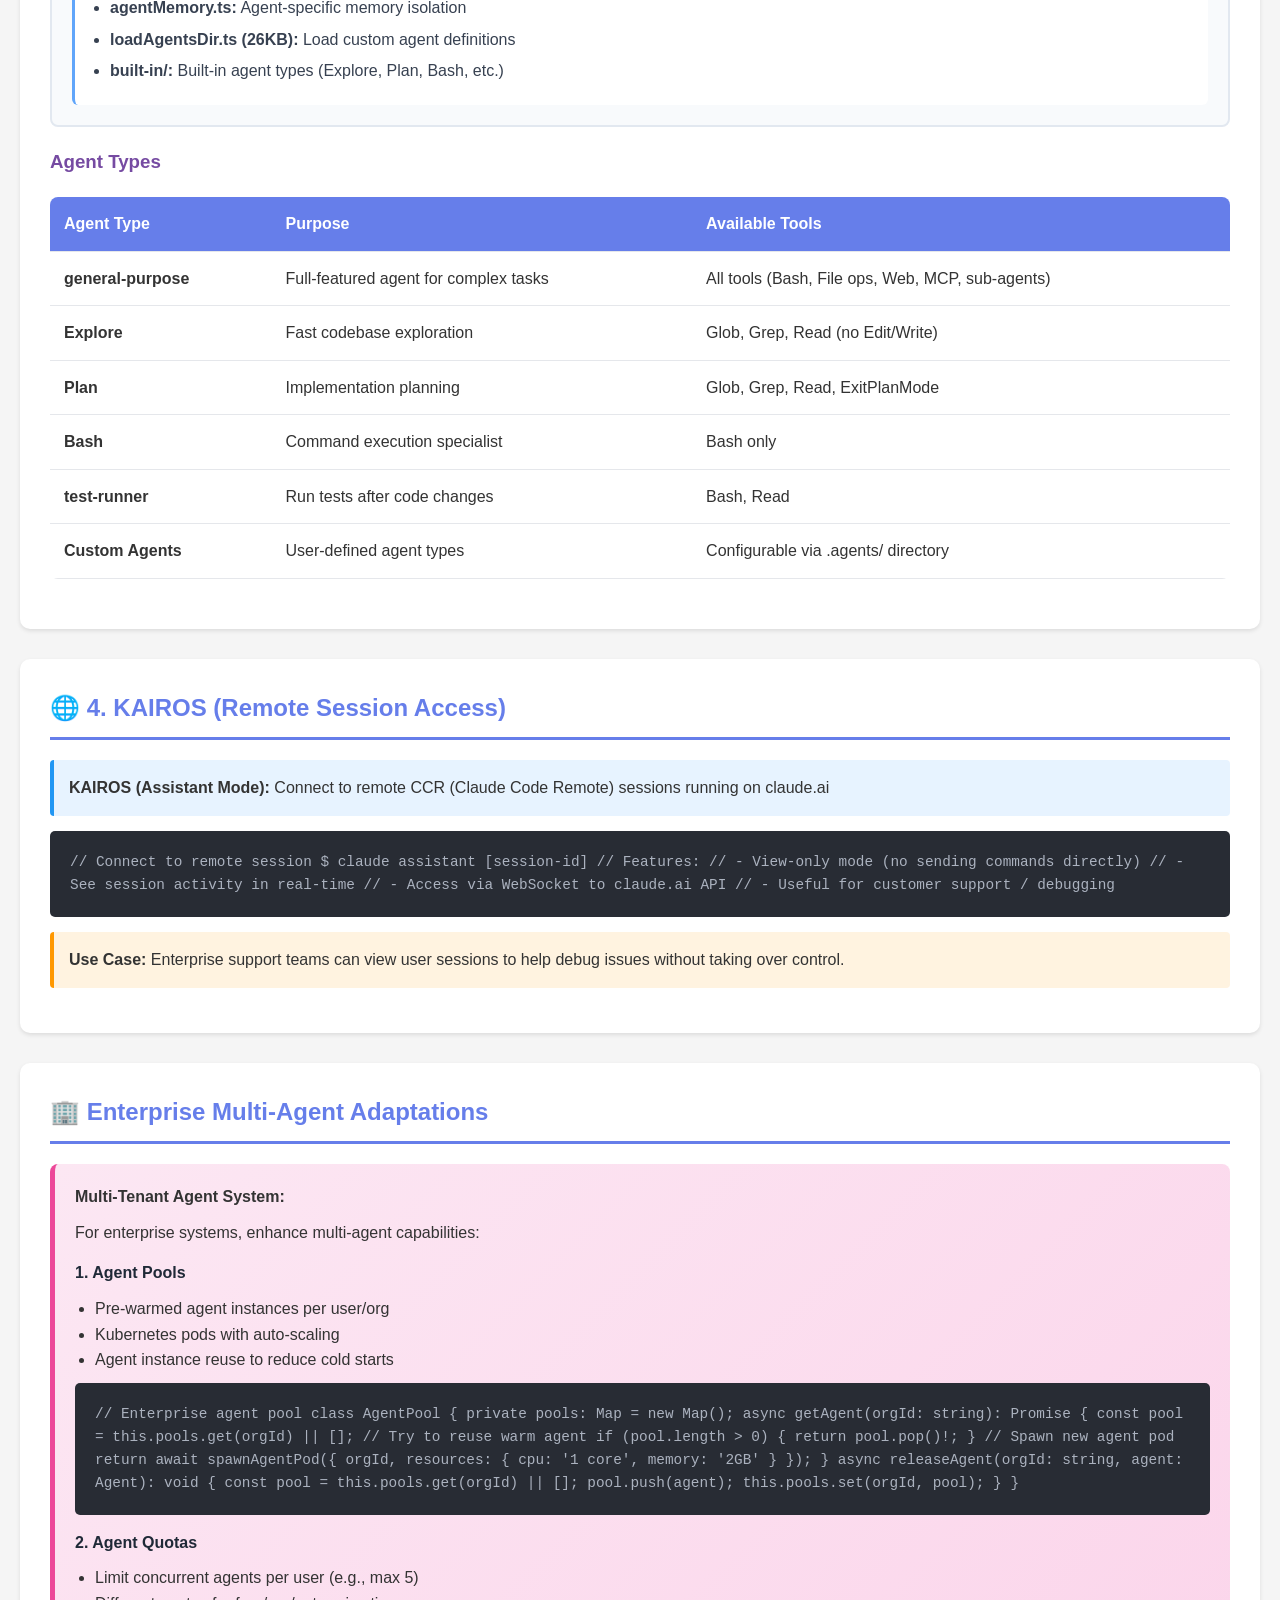
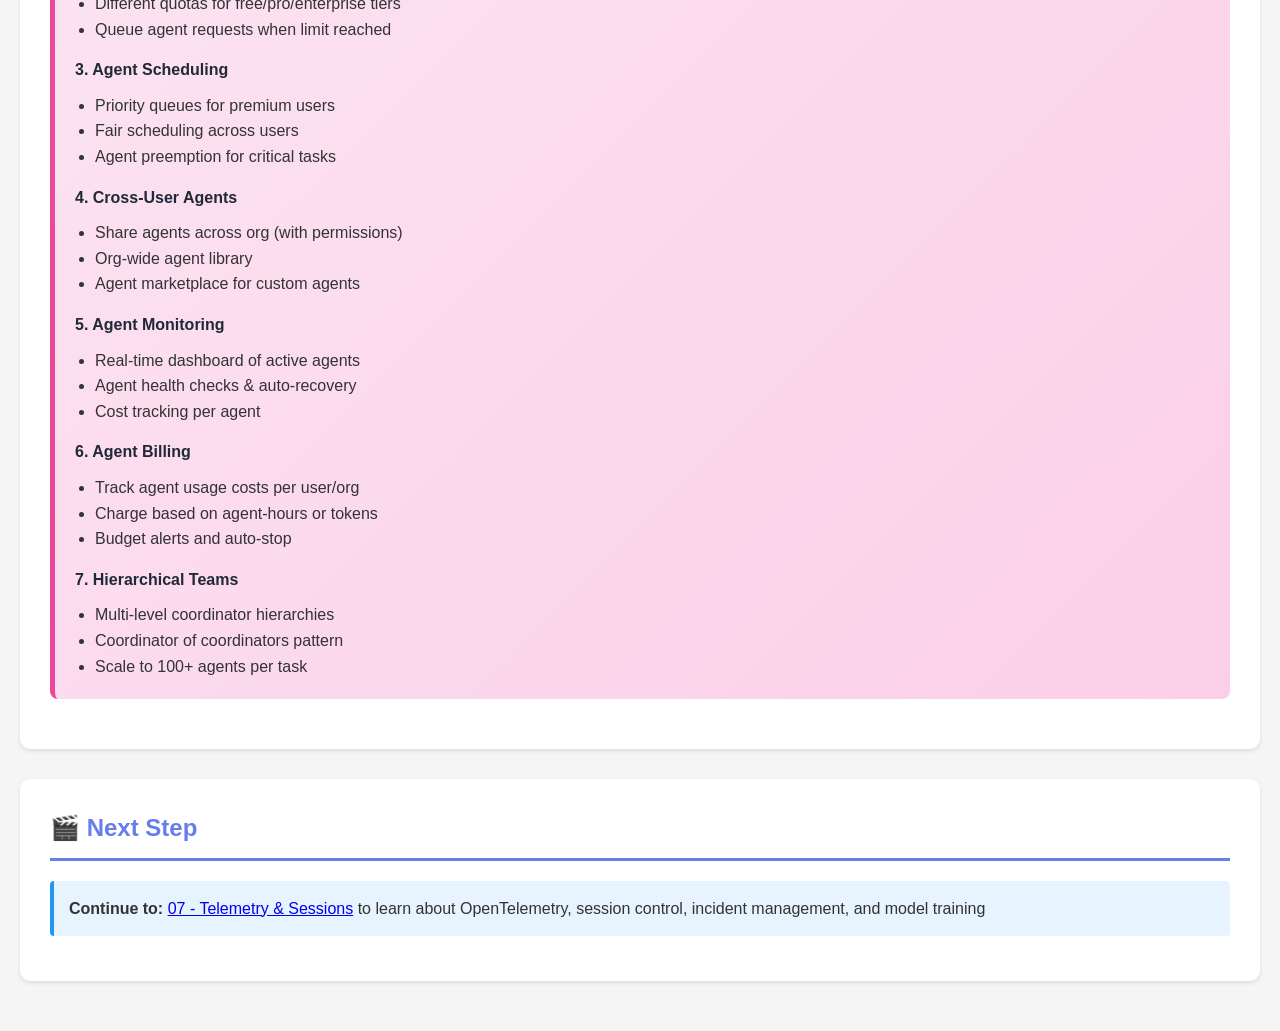
<file: learning/06_MULTI_AGENT.html>
<!DOCTYPE html>
<html lang="en">
<head>
    <meta charset="UTF-8">
    <meta name="viewport" content="width=device-width, initial-scale=1.0">
    <title>06 - Multi-Agent Orchestration</title>
    <style>
        * { margin: 0; padding: 0; box-sizing: border-box; }
        body {
            font-family: -apple-system, BlinkMacSystemFont, 'Segoe UI', Roboto, sans-serif;
            line-height: 1.6;
            color: #333;
            background: #f5f5f5;
            padding: 20px;
        }
        .container { max-width: 1400px; margin: 0 auto; }
        header {
            background: linear-gradient(135deg, #667eea 0%, #764ba2 100%);
            color: white;
            padding: 40px;
            border-radius: 12px;
            margin-bottom: 30px;
            box-shadow: 0 8px 16px rgba(0,0,0,0.2);
        }
        h1 { font-size: 2.5em; margin-bottom: 10px; }
        .subtitle { font-size: 1.2em; opacity: 0.9; }
        .nav-sequence {
            background: white;
            padding: 20px;
            border-radius: 8px;
            margin-bottom: 30px;
            box-shadow: 0 2px 4px rgba(0,0,0,0.1);
        }
        .nav-sequence h3 { color: #667eea; margin-bottom: 15px; }
        .nav-links {
            display: grid;
            grid-template-columns: repeat(auto-fit, minmax(200px, 1fr));
            gap: 10px;
        }
        .nav-link {
            padding: 12px;
            background: #f8f9fa;
            border-left: 4px solid #667eea;
            border-radius: 4px;
            text-decoration: none;
            color: #333;
            transition: all 0.3s;
        }
        .nav-link:hover { background: #e7f3ff; transform: translateX(5px); }
        .nav-link.current { background: #667eea; color: white; font-weight: bold; }
        .section {
            background: white;
            padding: 30px;
            margin-bottom: 30px;
            border-radius: 10px;
            box-shadow: 0 2px 4px rgba(0,0,0,0.1);
        }
        h2 {
            color: #667eea;
            border-bottom: 3px solid #667eea;
            padding-bottom: 10px;
            margin-bottom: 20px;
        }
        h3 { color: #764ba2; margin: 20px 0 15px 0; }
        h4 { color: #1f2937; margin: 15px 0 10px 0; }
        .code-block {
            background: #282c34;
            color: #abb2bf;
            padding: 20px;
            border-radius: 5px;
            overflow-x: auto;
            margin: 15px 0;
            font-family: 'Courier New', monospace;
            font-size: 0.9em;
        }
        .info-box {
            background: #e7f3ff;
            padding: 15px;
            border-left: 4px solid #2196F3;
            margin: 15px 0;
            border-radius: 4px;
        }
        .success-box {
            background: linear-gradient(135deg, #d1fae5 0%, #a7f3d0 100%);
            padding: 20px;
            border-left: 5px solid #10b981;
            margin: 20px 0;
            border-radius: 8px;
        }
        .warning-box {
            background: #fff3e0;
            padding: 15px;
            border-left: 4px solid #ff9800;
            margin: 15px 0;
            border-radius: 4px;
        }
        .enterprise-note {
            background: linear-gradient(135deg, #fce7f3 0%, #fbcfe8 100%);
            padding: 20px;
            border-left: 5px solid #ec4899;
            margin: 20px 0;
            border-radius: 8px;
        }
        .flow-diagram {
            background: #f8f9fa;
            border: 2px solid #667eea;
            padding: 20px;
            margin: 20px 0;
            border-radius: 8px;
        }
        .flow-step {
            background: #e7f3ff;
            padding: 15px;
            margin: 10px 0;
            border-radius: 5px;
            border-left: 4px solid #2196F3;
        }
        .arrow {
            text-align: center;
            color: #667eea;
            font-size: 1.5em;
            margin: 10px 0;
        }
        .module-box {
            background: #f8fafc;
            border: 2px solid #e2e8f0;
            border-radius: 8px;
            padding: 20px;
            margin: 15px 0;
        }
        .module-header {
            display: flex;
            justify-content: space-between;
            align-items: center;
            margin-bottom: 12px;
        }
        .module-name {
            font-weight: 700;
            font-size: 1.1em;
            color: #1e40af;
        }
        .module-path {
            font-family: 'Courier New', monospace;
            font-size: 0.85em;
            background: #e0e7ff;
            padding: 4px 10px;
            border-radius: 4px;
            color: #3730a3;
        }
        .module-desc {
            color: #4b5563;
            margin-bottom: 12px;
            line-height: 1.7;
        }
        .module-features {
            background: white;
            padding: 15px;
            border-radius: 6px;
            border-left: 3px solid #60a5fa;
        }
        .module-features ul {
            margin-left: 20px;
        }
        .module-features li {
            margin-bottom: 6px;
            color: #374151;
        }
        table {
            width: 100%;
            border-collapse: collapse;
            margin: 20px 0;
            background: white;
            border-radius: 8px;
            overflow: hidden;
        }
        th, td {
            padding: 14px;
            text-align: left;
            border-bottom: 1px solid #e5e7eb;
        }
        th {
            background: #667eea;
            color: white;
            font-weight: 600;
        }
        tr:hover {
            background: #f9fafb;
        }
        code {
            background: #f1f5f9;
            padding: 3px 8px;
            border-radius: 4px;
            font-family: 'Courier New', monospace;
            font-size: 0.9em;
            color: #1e40af;
        }
    </style>
</head>
<body>
    <div class="container">
        <header>
            <h1>🤖 06 - Multi-Agent Orchestration</h1>
            <p class="subtitle">Coordinator, Team Mode, Agent Types</p>
            <p style="margin-top: 10px;">4 Multi-Agent Systems: Coordinator, Team, Standard, KAIROS</p>
        </header>

        <div class="nav-sequence">
            <h3>📖 Learning Path</h3>
            <div class="nav-links">
                <a href="01_OVERVIEW_AND_ENTRY_POINTS.html" class="nav-link">01 - Overview & Entry</a>
                <a href="02_AGENT_LOOP.html" class="nav-link">02 - Agent Loop</a>
                <a href="03_HARNESS_TOOLKIT.html" class="nav-link">03 - Toolkit</a>
                <a href="04_CONTEXT_MEMORY.html" class="nav-link">04 - Context & Memory</a>
                <a href="05_GOVERNANCE.html" class="nav-link">05 - Governance</a>
                <a href="06_MULTI_AGENT.html" class="nav-link current">06 - Multi-Agent</a>
                <a href="07_TELEMETRY_SESSIONS.html" class="nav-link">07 - Telemetry & Sessions</a>
                <a href="08_GATEWAY_ARCHITECTURE.html" class="nav-link">08 - Gateway & Connections</a>
            </div>
        </div>

        <div class="section">
            <h2>🎯 What You'll Learn</h2>
            <ul style="margin-left: 25px; line-height: 2;">
                <li>4 multi-agent systems in Claude Code</li>
                <li>Coordinator mode (1 leader + N workers with XML messaging)</li>
                <li>Team mode (peer-to-peer collaboration)</li>
                <li>Standard agents (parent-child hierarchy)</li>
                <li>KAIROS (remote session access)</li>
                <li>Enterprise multi-agent adaptations</li>
            </ul>
        </div>

        <div class="section">
            <h2>🏗️ Multi-Agent Architecture</h2>

            <div class="success-box">
                <strong>✅ Four Multi-Agent Systems:</strong>
                <table style="margin-top: 15px;">
                    <tr>
                        <th>System</th>
                        <th>Architecture</th>
                        <th>Use Case</th>
                    </tr>
                    <tr>
                        <td><strong>Coordinator Mode</strong></td>
                        <td>1 leader + N workers (hierarchical)</td>
                        <td>Parallel task decomposition</td>
                    </tr>
                    <tr>
                        <td><strong>Team Mode</strong></td>
                        <td>N peers (flat, shared memory)</td>
                        <td>Collaborative development</td>
                    </tr>
                    <tr>
                        <td><strong>Standard Agents</strong></td>
                        <td>Parent-child spawning</td>
                        <td>Delegation & specialization</td>
                    </tr>
                    <tr>
                        <td><strong>KAIROS</strong></td>
                        <td>Remote session access</td>
                        <td>View/assist cloud sessions</td>
                    </tr>
                </table>
            </div>
        </div>

        <div class="section">
            <h2>🎯 1. Coordinator Mode (Hierarchical)</h2>

            <div class="module-box">
                <div class="module-header">
                    <span class="module-name">coordinator/coordinatorMode.ts</span>
                    <span class="module-path">src/coordinator/coordinatorMode.ts</span>
                </div>
                <div class="module-desc">
                    Coordinator mode implementation - orchestrate multiple worker agents
                </div>
                <div class="module-features">
                    <strong>Coordinator Capabilities:</strong>
                    <ul>
                        <li>Spawn worker agents via <code>Task</code> tool</li>
                        <li>Send follow-up messages via <code>SendMessage</code> tool</li>
                        <li>Stop workers via <code>TaskStop</code> tool</li>
                        <li>Receive worker results as user-role messages (XML format)</li>
                        <li>Subscribe to GitHub PR events</li>
                    </ul>
                    <strong>Worker Restrictions:</strong>
                    <ul>
                        <li>Limited tool access (Bash, Read, Edit, MCP tools)</li>
                        <li>Cannot spawn sub-agents (flat hierarchy)</li>
                        <li>Results sent back to coordinator automatically</li>
                        <li>Isolated conversation context</li>
                    </ul>
                </div>
            </div>

            <h3>Coordinator Message Flow</h3>

            <div class="flow-diagram">
                <div class="flow-step">
                    <strong>1. User Request</strong>
                    <div class="code-block" style="margin-top: 10px;">
User: "Implement authentication and write tests"
                    </div>
                </div>

                <div class="arrow">⬇</div>

                <div class="flow-step">
                    <strong>2. Coordinator Planning</strong>
                    <div class="code-block" style="margin-top: 10px;">
Coordinator (to user):
"I'll spawn two workers:
1. Worker A: Implement authentication logic
2. Worker B: Write comprehensive tests"

// Spawns agents
await Task({
  prompt: "Implement OAuth2 authentication in src/auth.ts",
  subagent_type: "general-purpose"
}); // Returns agent_id: "agent_abc123"

await Task({
  prompt: "Write tests for authentication in tests/auth.test.ts",
  subagent_type: "general-purpose"
}); // Returns agent_id: "agent_def456"
                    </div>
                </div>

                <div class="arrow">⬇</div>

                <div class="flow-step">
                    <strong>3. Workers Execute (Parallel)</strong>
                    <div class="code-block" style="margin-top: 10px;">
// Worker A executes independently
Worker A:
  - Reads existing code
  - Implements OAuth2 logic
  - Uses Bash, Edit tools
  - Returns result to coordinator

// Worker B executes in parallel
Worker B:
  - Reads authentication code
  - Writes test cases
  - Runs tests via Bash
  - Returns result to coordinator
                    </div>
                </div>

                <div class="arrow">⬇</div>

                <div class="flow-step">
                    <strong>4. Results Arrive as User Messages (XML)</strong>
                    <div class="code-block" style="margin-top: 10px;">
// Worker results arrive as XML in user-role messages

&lt;task-notification&gt;
&lt;task-id&gt;agent_abc123&lt;/task-id&gt;
&lt;status&gt;completed&lt;/status&gt;
&lt;result&gt;
I've implemented OAuth2 authentication in src/auth.ts with:
- Login endpoint with JWT tokens
- Refresh token flow
- Logout endpoint
&lt;/result&gt;
&lt;usage&gt;
  &lt;total_tokens&gt;12543&lt;/total_tokens&gt;
  &lt;tool_uses&gt;8&lt;/tool_uses&gt;
&lt;/usage&gt;
&lt;/task-notification&gt;

// Coordinator sees this as a USER message (not assistant)
// This is how the coordinator receives worker outputs
                    </div>
                </div>

                <div class="arrow">⬇</div>

                <div class="flow-step">
                    <strong>5. Coordinator Synthesis</strong>
                    <div class="code-block" style="margin-top: 10px;">
Coordinator (to user):
"Both workers completed successfully:

✅ Authentication implemented (Worker A)
✅ Tests written and passing (Worker B)

The OAuth2 flow is ready with 15 passing tests."
                    </div>
                </div>
            </div>

            <div class="warning-box">
                <strong>Key Pattern:</strong> Worker results arrive as <strong>user-role messages</strong> with XML content. This allows the coordinator to process multiple worker outputs in a single turn.
            </div>
        </div>

        <div class="section">
            <h2>👥 2. Team Mode (Peer-to-Peer)</h2>

            <div class="info-box">
                <strong>Team Mode vs Coordinator Mode:</strong>
                <ul style="margin-top: 10px; margin-left: 20px;">
                    <li><strong>Coordinator:</strong> Hierarchical (1 leader + N workers)</li>
                    <li><strong>Team:</strong> Flat (N peers collaborating)</li>
                </ul>
            </div>

            <div class="module-box">
                <div class="module-header">
                    <span class="module-name">utils/swarm/</span>
                    <span class="module-path">src/utils/swarm/ (15+ files)</span>
                </div>
                <div class="module-desc">
                    Team mode implementation - peer agent collaboration
                </div>
                <div class="module-features">
                    <strong>Key Concepts:</strong>
                    <ul>
                        <li><strong>Teammates:</strong> Agents in the same team (shared team name)</li>
                        <li><strong>Shared Memory:</strong> Team-scoped MEMORY.md file</li>
                        <li><strong>Cross-Agent Messages:</strong> Send messages between teammates</li>
                        <li><strong>Team Lifecycle:</strong> TeamCreate, TeamDelete tools</li>
                    </ul>
                    <strong>Key Files:</strong>
                    <ul>
                        <li><strong>teamHelpers.ts:</strong> Team creation/deletion</li>
                        <li><strong>teammatePromptAddendum.ts:</strong> Team context injection</li>
                        <li><strong>teammateModeSnapshot.ts:</strong> Team state snapshots</li>
                        <li><strong>reconnection.ts:</strong> Reconnect to existing teams</li>
                    </ul>
                </div>
            </div>

            <h3>Team Mode Example</h3>

            <div class="code-block">
// Create a team
await TeamCreate({ teamName: "auth-dev-team" });

// Spawn teammate agents
await Task({
  prompt: "Implement backend authentication",
  team: "auth-dev-team"
});

await Task({
  prompt: "Implement frontend login UI",
  team: "auth-dev-team"
});

// Agents share:
// - Team-scoped MEMORY.md
// - Can send messages to each other
// - Collaborate on shared codebase
            </div>
        </div>

        <div class="section">
            <h2>🔧 3. Standard Agents (Parent-Child)</h2>

            <div class="module-box">
                <div class="module-header">
                    <span class="module-name">tools/AgentTool/</span>
                    <span class="module-path">src/tools/AgentTool/ (17 files)</span>
                </div>
                <div class="module-desc">
                    Standard agent spawning system
                </div>
                <div class="module-features">
                    <strong>Key Files:</strong>
                    <ul>
                        <li><strong>AgentTool.tsx (234KB):</strong> Main agent tool implementation</li>
                        <li><strong>runAgent.ts (36KB):</strong> Agent execution loop</li>
                        <li><strong>forkSubagent.ts:</strong> Spawn child process for agent</li>
                        <li><strong>resumeAgent.ts:</strong> Resume paused agents</li>
                        <li><strong>agentMemory.ts:</strong> Agent-specific memory isolation</li>
                        <li><strong>loadAgentsDir.ts (26KB):</strong> Load custom agent definitions</li>
                        <li><strong>built-in/:</strong> Built-in agent types (Explore, Plan, Bash, etc.)</li>
                    </ul>
                </div>
            </div>

            <h3>Agent Types</h3>

            <table>
                <tr>
                    <th>Agent Type</th>
                    <th>Purpose</th>
                    <th>Available Tools</th>
                </tr>
                <tr>
                    <td><strong>general-purpose</strong></td>
                    <td>Full-featured agent for complex tasks</td>
                    <td>All tools (Bash, File ops, Web, MCP, sub-agents)</td>
                </tr>
                <tr>
                    <td><strong>Explore</strong></td>
                    <td>Fast codebase exploration</td>
                    <td>Glob, Grep, Read (no Edit/Write)</td>
                </tr>
                <tr>
                    <td><strong>Plan</strong></td>
                    <td>Implementation planning</td>
                    <td>Glob, Grep, Read, ExitPlanMode</td>
                </tr>
                <tr>
                    <td><strong>Bash</strong></td>
                    <td>Command execution specialist</td>
                    <td>Bash only</td>
                </tr>
                <tr>
                    <td><strong>test-runner</strong></td>
                    <td>Run tests after code changes</td>
                    <td>Bash, Read</td>
                </tr>
                <tr>
                    <td><strong>Custom Agents</strong></td>
                    <td>User-defined agent types</td>
                    <td>Configurable via .agents/ directory</td>
                </tr>
            </table>
        </div>

        <div class="section">
            <h2>🌐 4. KAIROS (Remote Session Access)</h2>

            <div class="info-box">
                <strong>KAIROS (Assistant Mode):</strong> Connect to remote CCR (Claude Code Remote) sessions running on claude.ai
            </div>

            <div class="code-block">
// Connect to remote session
$ claude assistant [session-id]

// Features:
// - View-only mode (no sending commands directly)
// - See session activity in real-time
// - Access via WebSocket to claude.ai API
// - Useful for customer support / debugging
            </div>

            <div class="warning-box">
                <strong>Use Case:</strong> Enterprise support teams can view user sessions to help debug issues without taking over control.
            </div>
        </div>

        <div class="section">
            <h2>🏢 Enterprise Multi-Agent Adaptations</h2>

            <div class="enterprise-note">
                <strong>Multi-Tenant Agent System:</strong>
                <p style="margin-top: 10px;">For enterprise systems, enhance multi-agent capabilities:</p>

                <h4 style="margin-top: 15px;">1. Agent Pools</h4>
                <ul style="margin-left: 20px;">
                    <li>Pre-warmed agent instances per user/org</li>
                    <li>Kubernetes pods with auto-scaling</li>
                    <li>Agent instance reuse to reduce cold starts</li>
                </ul>
                <div class="code-block" style="margin-top: 10px;">
// Enterprise agent pool
class AgentPool {
  private pools: Map<string, Agent[]> = new Map();

  async getAgent(orgId: string): Promise<Agent> {
    const pool = this.pools.get(orgId) || [];

    // Try to reuse warm agent
    if (pool.length > 0) {
      return pool.pop()!;
    }

    // Spawn new agent pod
    return await spawnAgentPod({
      orgId,
      resources: { cpu: '1 core', memory: '2GB' }
    });
  }

  async releaseAgent(orgId: string, agent: Agent): void {
    const pool = this.pools.get(orgId) || [];
    pool.push(agent);
    this.pools.set(orgId, pool);
  }
}
                </div>

                <h4 style="margin-top: 15px;">2. Agent Quotas</h4>
                <ul style="margin-left: 20px;">
                    <li>Limit concurrent agents per user (e.g., max 5)</li>
                    <li>Different quotas for free/pro/enterprise tiers</li>
                    <li>Queue agent requests when limit reached</li>
                </ul>

                <h4 style="margin-top: 15px;">3. Agent Scheduling</h4>
                <ul style="margin-left: 20px;">
                    <li>Priority queues for premium users</li>
                    <li>Fair scheduling across users</li>
                    <li>Agent preemption for critical tasks</li>
                </ul>

                <h4 style="margin-top: 15px;">4. Cross-User Agents</h4>
                <ul style="margin-left: 20px;">
                    <li>Share agents across org (with permissions)</li>
                    <li>Org-wide agent library</li>
                    <li>Agent marketplace for custom agents</li>
                </ul>

                <h4 style="margin-top: 15px;">5. Agent Monitoring</h4>
                <ul style="margin-left: 20px;">
                    <li>Real-time dashboard of active agents</li>
                    <li>Agent health checks & auto-recovery</li>
                    <li>Cost tracking per agent</li>
                </ul>

                <h4 style="margin-top: 15px;">6. Agent Billing</h4>
                <ul style="margin-left: 20px;">
                    <li>Track agent usage costs per user/org</li>
                    <li>Charge based on agent-hours or tokens</li>
                    <li>Budget alerts and auto-stop</li>
                </ul>

                <h4 style="margin-top: 15px;">7. Hierarchical Teams</h4>
                <ul style="margin-left: 20px;">
                    <li>Multi-level coordinator hierarchies</li>
                    <li>Coordinator of coordinators pattern</li>
                    <li>Scale to 100+ agents per task</li>
                </ul>
            </div>
        </div>

        <div class="section">
            <h2>🎬 Next Step</h2>
            <div class="info-box">
                <strong>Continue to:</strong> <a href="07_TELEMETRY_SESSIONS.html">07 - Telemetry & Sessions</a> to learn about OpenTelemetry, session control, incident management, and model training
            </div>
        </div>
    </div>
</body>
</html>
</file>
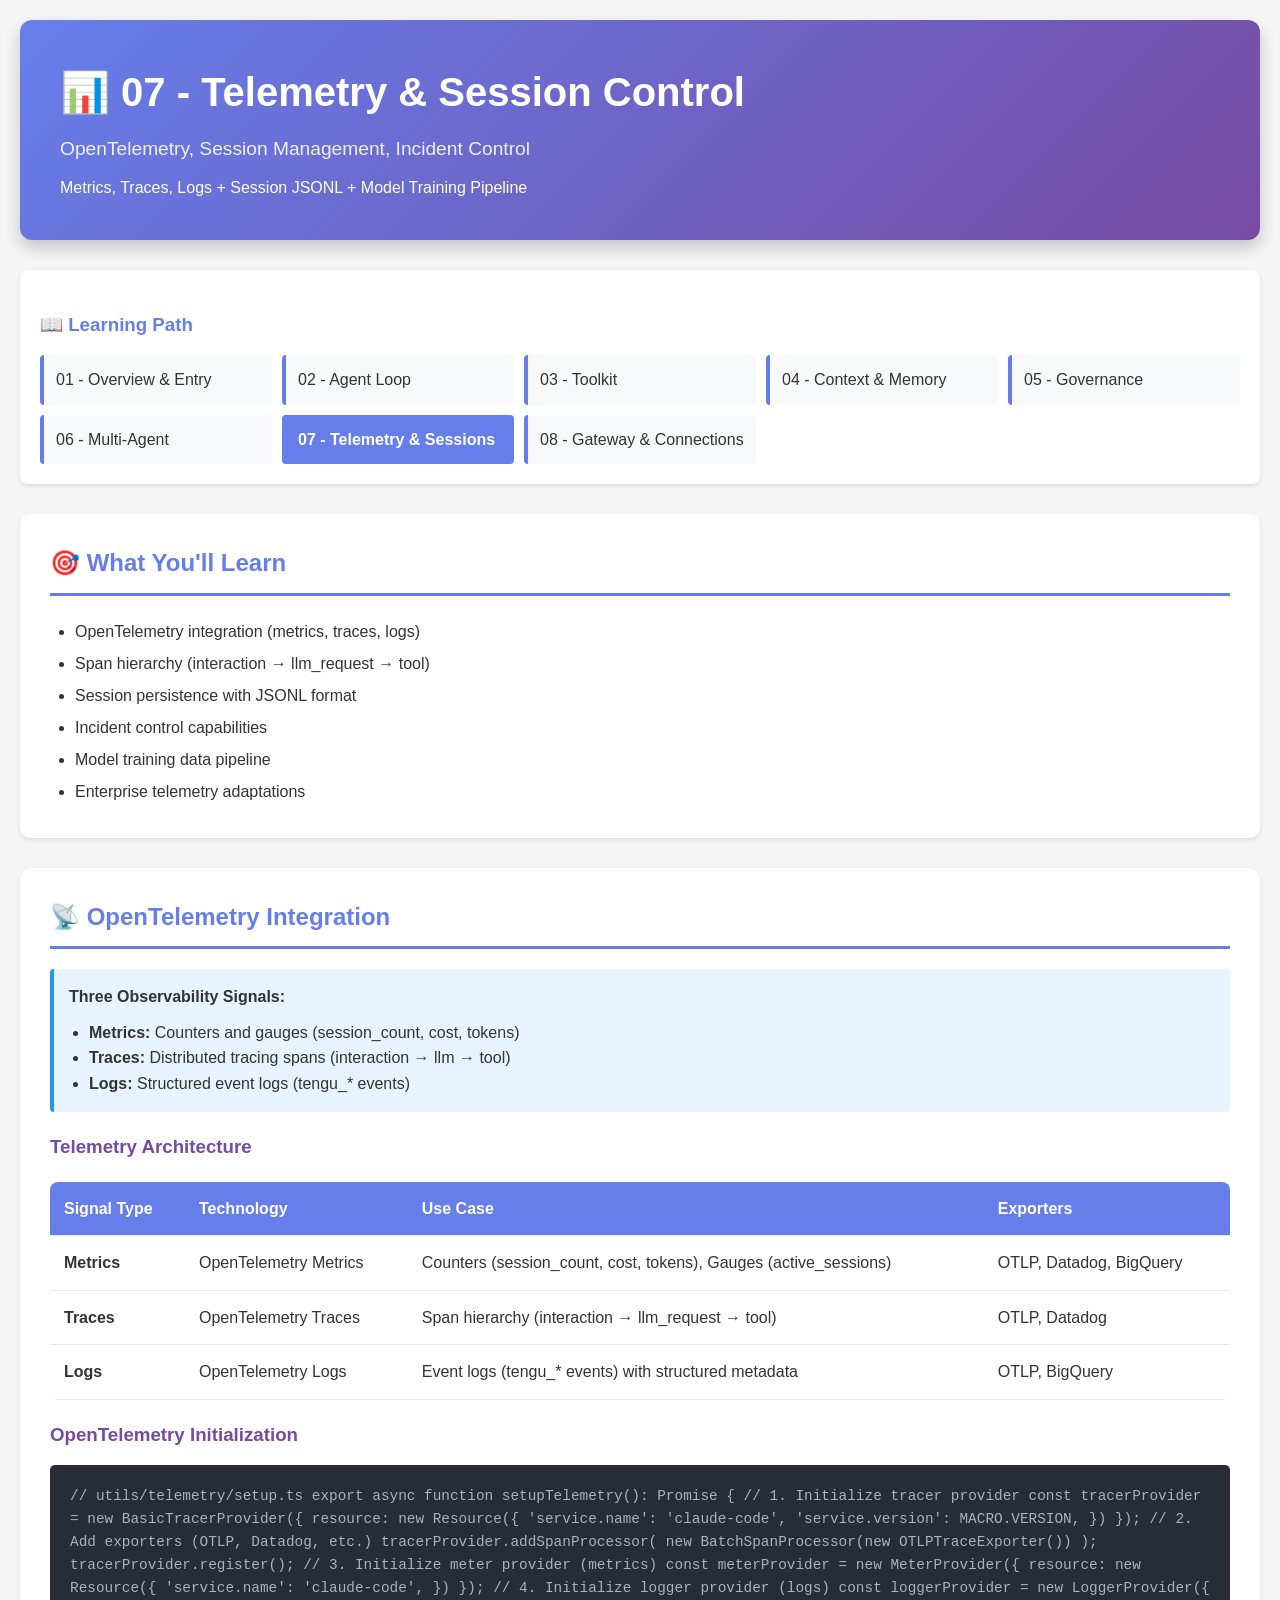
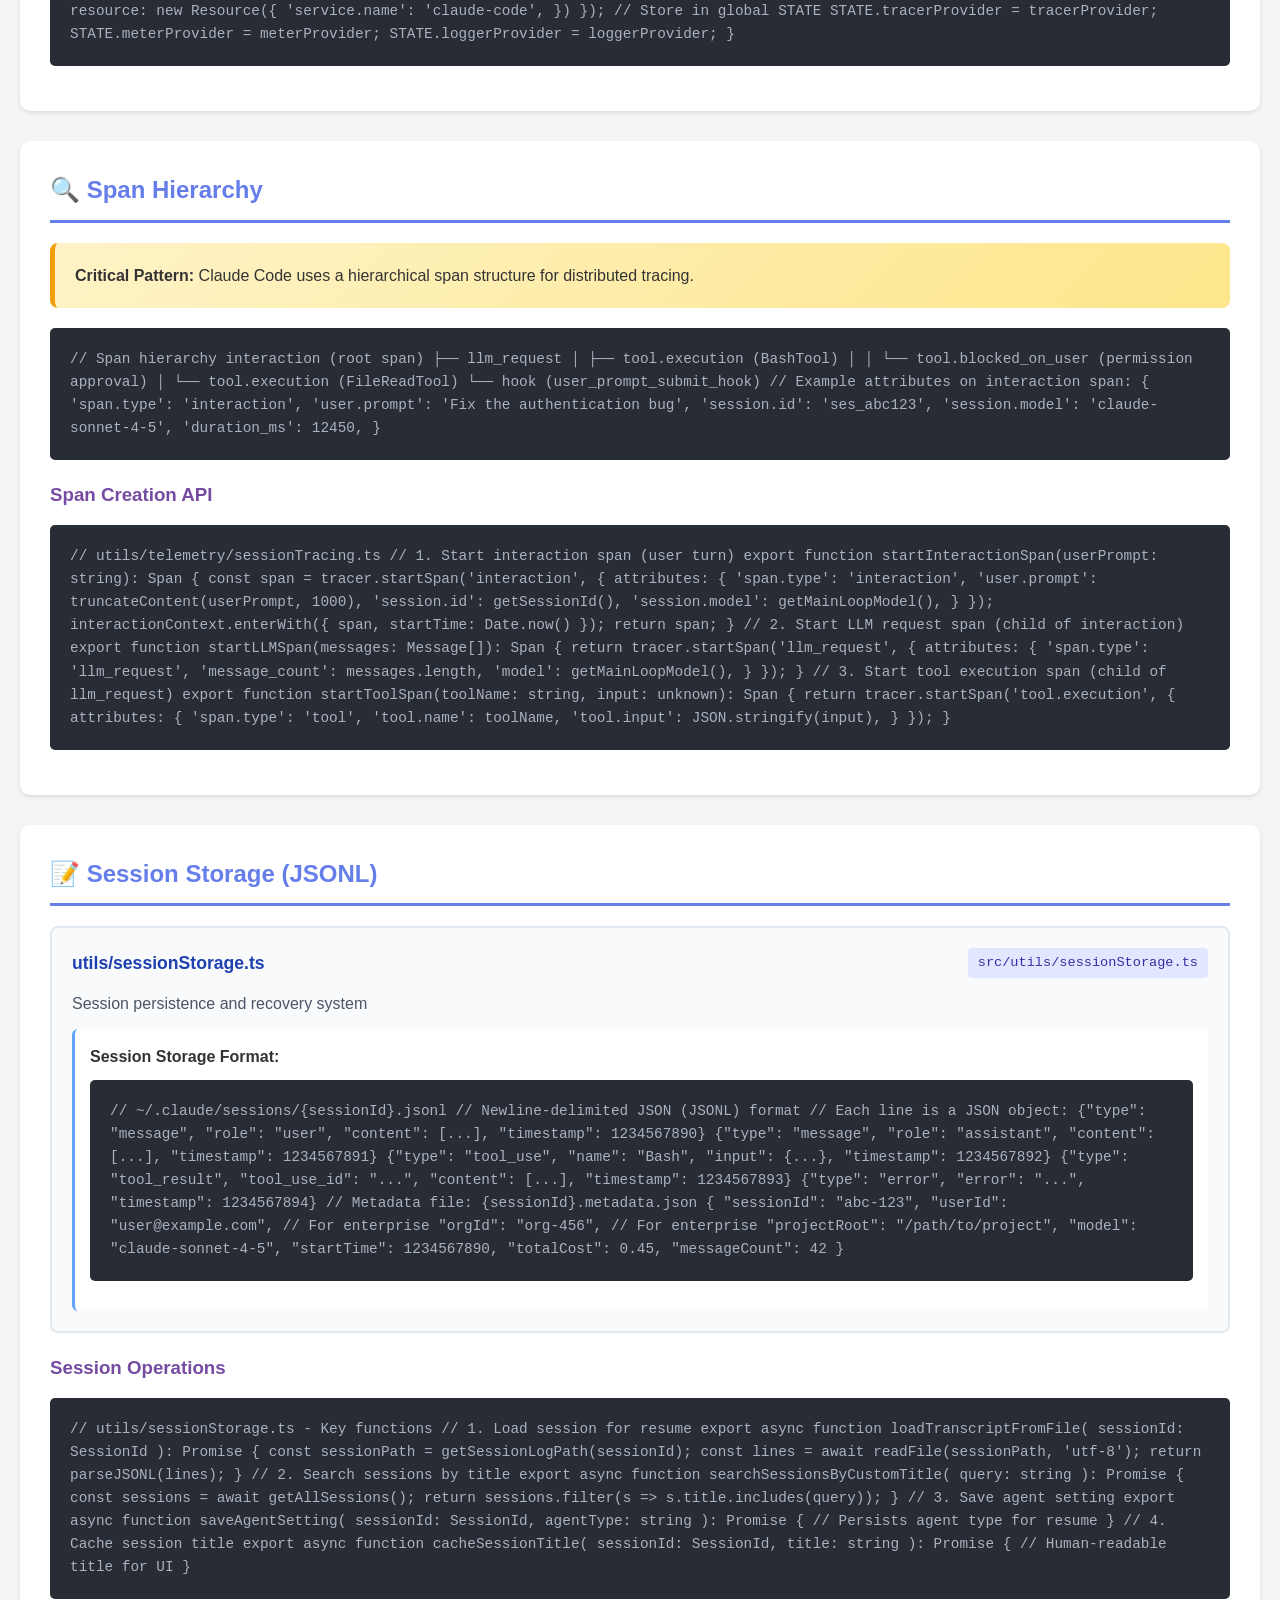
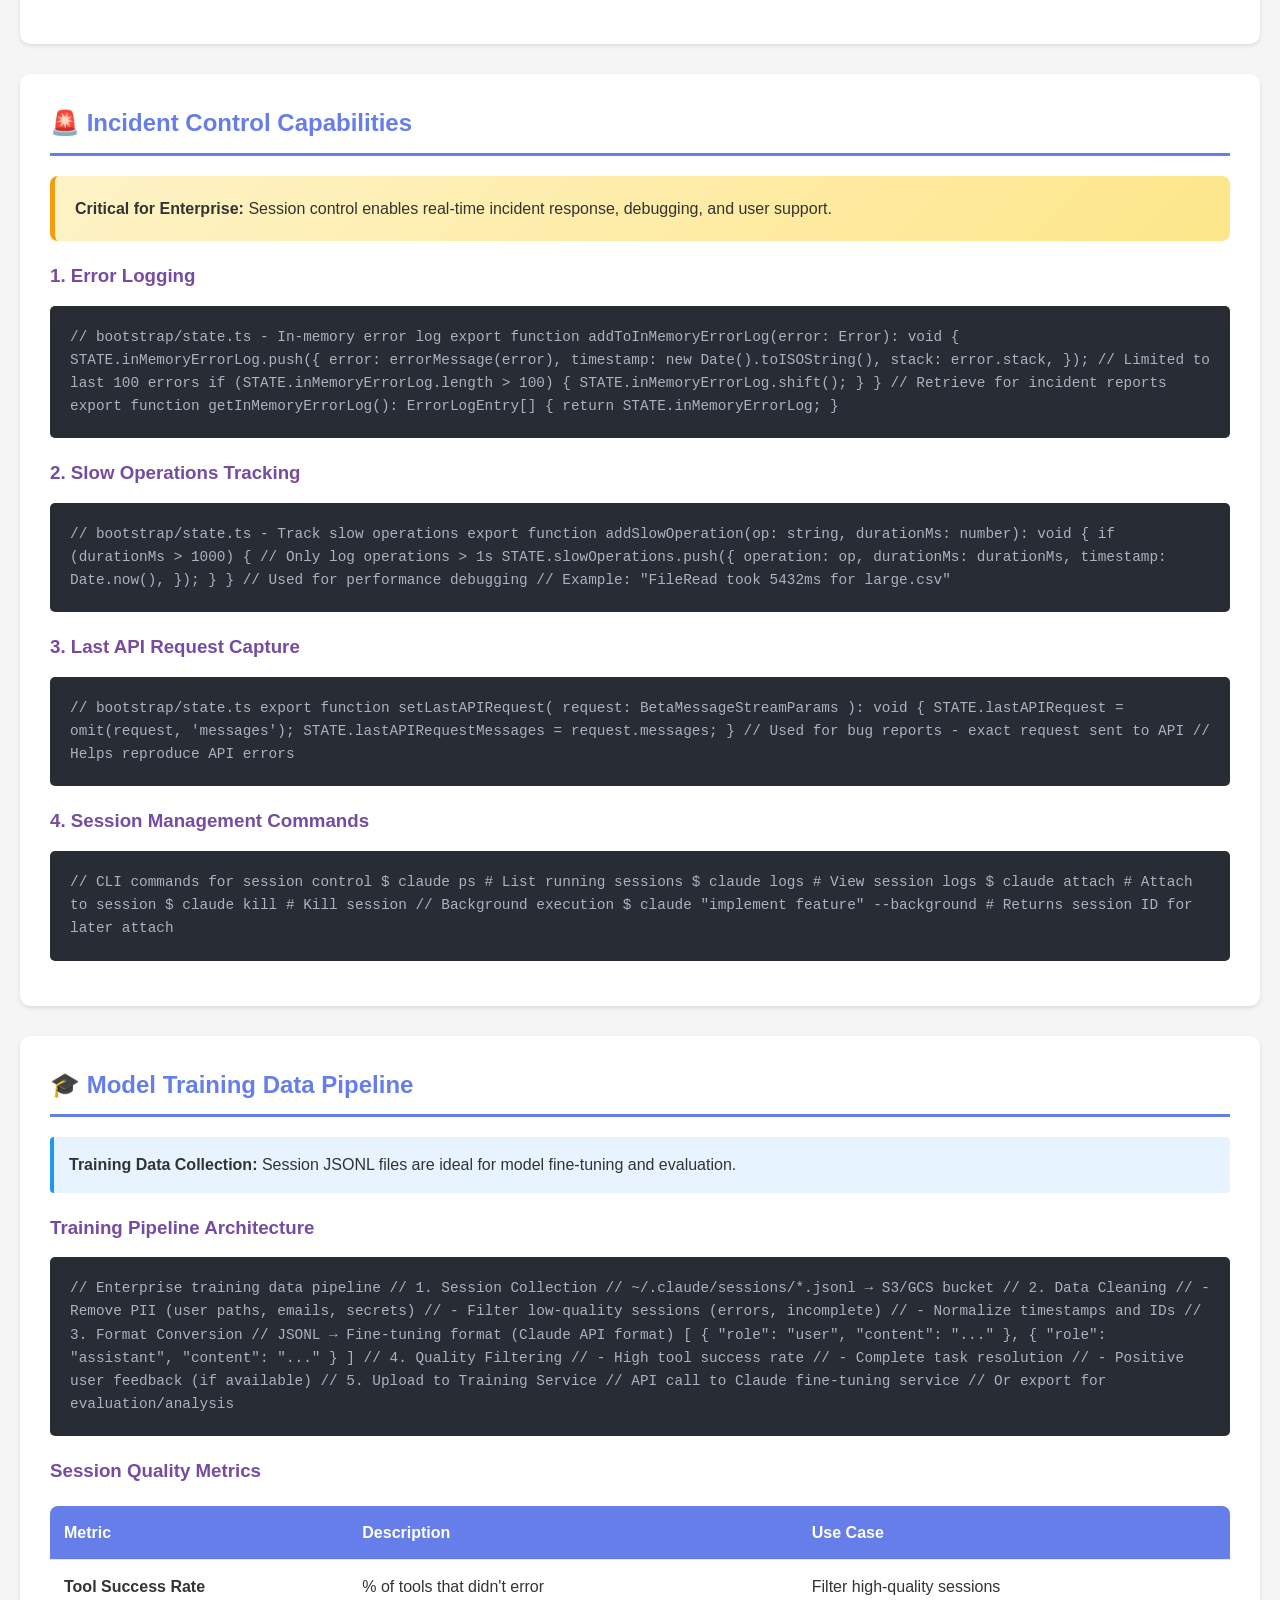
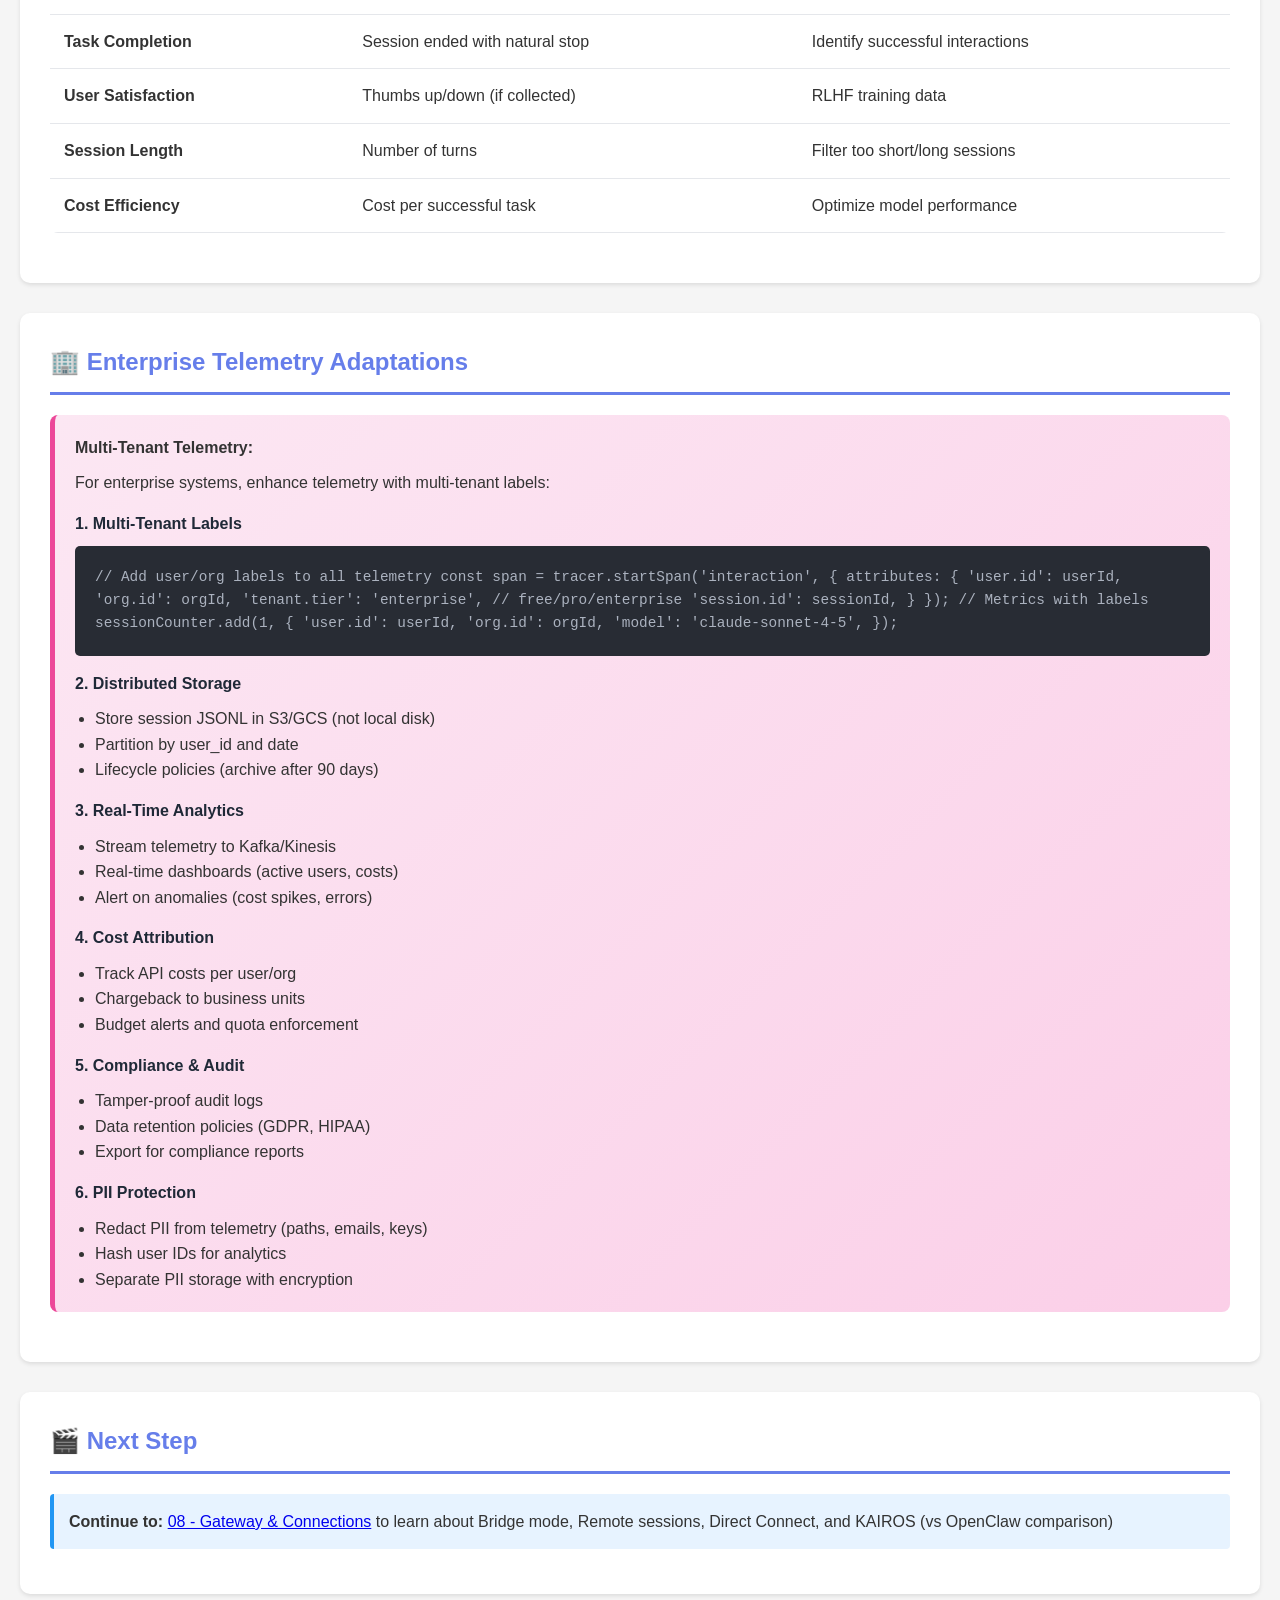
<file: learning/07_TELEMETRY_SESSIONS.html>
<!DOCTYPE html>
<html lang="en">
<head>
    <meta charset="UTF-8">
    <meta name="viewport" content="width=device-width, initial-scale=1.0">
    <title>07 - Telemetry & Session Control</title>
    <style>
        * { margin: 0; padding: 0; box-sizing: border-box; }
        body {
            font-family: -apple-system, BlinkMacSystemFont, 'Segoe UI', Roboto, sans-serif;
            line-height: 1.6;
            color: #333;
            background: #f5f5f5;
            padding: 20px;
        }
        .container { max-width: 1400px; margin: 0 auto; }
        header {
            background: linear-gradient(135deg, #667eea 0%, #764ba2 100%);
            color: white;
            padding: 40px;
            border-radius: 12px;
            margin-bottom: 30px;
            box-shadow: 0 8px 16px rgba(0,0,0,0.2);
        }
        h1 { font-size: 2.5em; margin-bottom: 10px; }
        .subtitle { font-size: 1.2em; opacity: 0.9; }
        .nav-sequence {
            background: white;
            padding: 20px;
            border-radius: 8px;
            margin-bottom: 30px;
            box-shadow: 0 2px 4px rgba(0,0,0,0.1);
        }
        .nav-sequence h3 { color: #667eea; margin-bottom: 15px; }
        .nav-links {
            display: grid;
            grid-template-columns: repeat(auto-fit, minmax(200px, 1fr));
            gap: 10px;
        }
        .nav-link {
            padding: 12px;
            background: #f8f9fa;
            border-left: 4px solid #667eea;
            border-radius: 4px;
            text-decoration: none;
            color: #333;
            transition: all 0.3s;
        }
        .nav-link:hover { background: #e7f3ff; transform: translateX(5px); }
        .nav-link.current { background: #667eea; color: white; font-weight: bold; }
        .section {
            background: white;
            padding: 30px;
            margin-bottom: 30px;
            border-radius: 10px;
            box-shadow: 0 2px 4px rgba(0,0,0,0.1);
        }
        h2 {
            color: #667eea;
            border-bottom: 3px solid #667eea;
            padding-bottom: 10px;
            margin-bottom: 20px;
        }
        h3 { color: #764ba2; margin: 20px 0 15px 0; }
        h4 { color: #1f2937; margin: 15px 0 10px 0; }
        .code-block {
            background: #282c34;
            color: #abb2bf;
            padding: 20px;
            border-radius: 5px;
            overflow-x: auto;
            margin: 15px 0;
            font-family: 'Courier New', monospace;
            font-size: 0.9em;
        }
        .info-box {
            background: #e7f3ff;
            padding: 15px;
            border-left: 4px solid #2196F3;
            margin: 15px 0;
            border-radius: 4px;
        }
        .highlight-box {
            background: linear-gradient(135deg, #fef3c7 0%, #fde68a 100%);
            padding: 20px;
            border-left: 5px solid #f59e0b;
            margin: 20px 0;
            border-radius: 8px;
        }
        .warning-box {
            background: #fff3e0;
            padding: 15px;
            border-left: 4px solid #ff9800;
            margin: 15px 0;
            border-radius: 4px;
        }
        .enterprise-note {
            background: linear-gradient(135deg, #fce7f3 0%, #fbcfe8 100%);
            padding: 20px;
            border-left: 5px solid #ec4899;
            margin: 20px 0;
            border-radius: 8px;
        }
        .module-box {
            background: #f8fafc;
            border: 2px solid #e2e8f0;
            border-radius: 8px;
            padding: 20px;
            margin: 15px 0;
        }
        .module-header {
            display: flex;
            justify-content: space-between;
            align-items: center;
            margin-bottom: 12px;
        }
        .module-name {
            font-weight: 700;
            font-size: 1.1em;
            color: #1e40af;
        }
        .module-path {
            font-family: 'Courier New', monospace;
            font-size: 0.85em;
            background: #e0e7ff;
            padding: 4px 10px;
            border-radius: 4px;
            color: #3730a3;
        }
        .module-desc {
            color: #4b5563;
            margin-bottom: 12px;
            line-height: 1.7;
        }
        .module-features {
            background: white;
            padding: 15px;
            border-radius: 6px;
            border-left: 3px solid #60a5fa;
        }
        .module-features ul {
            margin-left: 20px;
        }
        .module-features li {
            margin-bottom: 6px;
            color: #374151;
        }
        table {
            width: 100%;
            border-collapse: collapse;
            margin: 20px 0;
            background: white;
            border-radius: 8px;
            overflow: hidden;
        }
        th, td {
            padding: 14px;
            text-align: left;
            border-bottom: 1px solid #e5e7eb;
        }
        th {
            background: #667eea;
            color: white;
            font-weight: 600;
        }
        tr:hover {
            background: #f9fafb;
        }
        code {
            background: #f1f5f9;
            padding: 3px 8px;
            border-radius: 4px;
            font-family: 'Courier New', monospace;
            font-size: 0.9em;
            color: #1e40af;
        }
    </style>
</head>
<body>
    <div class="container">
        <header>
            <h1>📊 07 - Telemetry & Session Control</h1>
            <p class="subtitle">OpenTelemetry, Session Management, Incident Control</p>
            <p style="margin-top: 10px;">Metrics, Traces, Logs + Session JSONL + Model Training Pipeline</p>
        </header>

        <div class="nav-sequence">
            <h3>📖 Learning Path</h3>
            <div class="nav-links">
                <a href="01_OVERVIEW_AND_ENTRY_POINTS.html" class="nav-link">01 - Overview & Entry</a>
                <a href="02_AGENT_LOOP.html" class="nav-link">02 - Agent Loop</a>
                <a href="03_HARNESS_TOOLKIT.html" class="nav-link">03 - Toolkit</a>
                <a href="04_CONTEXT_MEMORY.html" class="nav-link">04 - Context & Memory</a>
                <a href="05_GOVERNANCE.html" class="nav-link">05 - Governance</a>
                <a href="06_MULTI_AGENT.html" class="nav-link">06 - Multi-Agent</a>
                <a href="07_TELEMETRY_SESSIONS.html" class="nav-link current">07 - Telemetry & Sessions</a>
                <a href="08_GATEWAY_ARCHITECTURE.html" class="nav-link">08 - Gateway & Connections</a>
            </div>
        </div>

        <div class="section">
            <h2>🎯 What You'll Learn</h2>
            <ul style="margin-left: 25px; line-height: 2;">
                <li>OpenTelemetry integration (metrics, traces, logs)</li>
                <li>Span hierarchy (interaction → llm_request → tool)</li>
                <li>Session persistence with JSONL format</li>
                <li>Incident control capabilities</li>
                <li>Model training data pipeline</li>
                <li>Enterprise telemetry adaptations</li>
            </ul>
        </div>

        <div class="section">
            <h2>📡 OpenTelemetry Integration</h2>

            <div class="info-box">
                <strong>Three Observability Signals:</strong>
                <ul style="margin-top: 10px; margin-left: 20px;">
                    <li><strong>Metrics:</strong> Counters and gauges (session_count, cost, tokens)</li>
                    <li><strong>Traces:</strong> Distributed tracing spans (interaction → llm → tool)</li>
                    <li><strong>Logs:</strong> Structured event logs (tengu_* events)</li>
                </ul>
            </div>

            <h3>Telemetry Architecture</h3>

            <table>
                <tr>
                    <th>Signal Type</th>
                    <th>Technology</th>
                    <th>Use Case</th>
                    <th>Exporters</th>
                </tr>
                <tr>
                    <td><strong>Metrics</strong></td>
                    <td>OpenTelemetry Metrics</td>
                    <td>Counters (session_count, cost, tokens), Gauges (active_sessions)</td>
                    <td>OTLP, Datadog, BigQuery</td>
                </tr>
                <tr>
                    <td><strong>Traces</strong></td>
                    <td>OpenTelemetry Traces</td>
                    <td>Span hierarchy (interaction → llm_request → tool)</td>
                    <td>OTLP, Datadog</td>
                </tr>
                <tr>
                    <td><strong>Logs</strong></td>
                    <td>OpenTelemetry Logs</td>
                    <td>Event logs (tengu_* events) with structured metadata</td>
                    <td>OTLP, BigQuery</td>
                </tr>
            </table>

            <h3>OpenTelemetry Initialization</h3>

            <div class="code-block">
// utils/telemetry/setup.ts

export async function setupTelemetry(): Promise<void> {
  // 1. Initialize tracer provider
  const tracerProvider = new BasicTracerProvider({
    resource: new Resource({
      'service.name': 'claude-code',
      'service.version': MACRO.VERSION,
    })
  });

  // 2. Add exporters (OTLP, Datadog, etc.)
  tracerProvider.addSpanProcessor(
    new BatchSpanProcessor(new OTLPTraceExporter())
  );

  tracerProvider.register();

  // 3. Initialize meter provider (metrics)
  const meterProvider = new MeterProvider({
    resource: new Resource({
      'service.name': 'claude-code',
    })
  });

  // 4. Initialize logger provider (logs)
  const loggerProvider = new LoggerProvider({
    resource: new Resource({
      'service.name': 'claude-code',
    })
  });

  // Store in global STATE
  STATE.tracerProvider = tracerProvider;
  STATE.meterProvider = meterProvider;
  STATE.loggerProvider = loggerProvider;
}
            </div>
        </div>

        <div class="section">
            <h2>🔍 Span Hierarchy</h2>

            <div class="highlight-box">
                <strong>Critical Pattern:</strong> Claude Code uses a hierarchical span structure for distributed tracing.
            </div>

            <div class="code-block">
// Span hierarchy
interaction (root span)
├── llm_request
│   ├── tool.execution (BashTool)
│   │   └── tool.blocked_on_user (permission approval)
│   └── tool.execution (FileReadTool)
└── hook (user_prompt_submit_hook)

// Example attributes on interaction span:
{
  'span.type': 'interaction',
  'user.prompt': 'Fix the authentication bug',
  'session.id': 'ses_abc123',
  'session.model': 'claude-sonnet-4-5',
  'duration_ms': 12450,
}
            </div>

            <h3>Span Creation API</h3>

            <div class="code-block">
// utils/telemetry/sessionTracing.ts

// 1. Start interaction span (user turn)
export function startInteractionSpan(userPrompt: string): Span {
  const span = tracer.startSpan('interaction', {
    attributes: {
      'span.type': 'interaction',
      'user.prompt': truncateContent(userPrompt, 1000),
      'session.id': getSessionId(),
      'session.model': getMainLoopModel(),
    }
  });

  interactionContext.enterWith({ span, startTime: Date.now() });
  return span;
}

// 2. Start LLM request span (child of interaction)
export function startLLMSpan(messages: Message[]): Span {
  return tracer.startSpan('llm_request', {
    attributes: {
      'span.type': 'llm_request',
      'message_count': messages.length,
      'model': getMainLoopModel(),
    }
  });
}

// 3. Start tool execution span (child of llm_request)
export function startToolSpan(toolName: string, input: unknown): Span {
  return tracer.startSpan('tool.execution', {
    attributes: {
      'span.type': 'tool',
      'tool.name': toolName,
      'tool.input': JSON.stringify(input),
    }
  });
}
            </div>
        </div>

        <div class="section">
            <h2>📝 Session Storage (JSONL)</h2>

            <div class="module-box">
                <div class="module-header">
                    <span class="module-name">utils/sessionStorage.ts</span>
                    <span class="module-path">src/utils/sessionStorage.ts</span>
                </div>
                <div class="module-desc">
                    Session persistence and recovery system
                </div>
                <div class="module-features">
                    <strong>Session Storage Format:</strong>
                    <div class="code-block" style="margin-top: 10px;">
// ~/.claude/sessions/{sessionId}.jsonl
// Newline-delimited JSON (JSONL) format

// Each line is a JSON object:
{"type": "message", "role": "user", "content": [...], "timestamp": 1234567890}
{"type": "message", "role": "assistant", "content": [...], "timestamp": 1234567891}
{"type": "tool_use", "name": "Bash", "input": {...}, "timestamp": 1234567892}
{"type": "tool_result", "tool_use_id": "...", "content": [...], "timestamp": 1234567893}
{"type": "error", "error": "...", "timestamp": 1234567894}

// Metadata file: {sessionId}.metadata.json
{
  "sessionId": "abc-123",
  "userId": "user@example.com",     // For enterprise
  "orgId": "org-456",                // For enterprise
  "projectRoot": "/path/to/project",
  "model": "claude-sonnet-4-5",
  "startTime": 1234567890,
  "totalCost": 0.45,
  "messageCount": 42
}
                    </div>
                </div>
            </div>

            <h3>Session Operations</h3>

            <div class="code-block">
// utils/sessionStorage.ts - Key functions

// 1. Load session for resume
export async function loadTranscriptFromFile(
  sessionId: SessionId
): Promise<Message[]> {
  const sessionPath = getSessionLogPath(sessionId);
  const lines = await readFile(sessionPath, 'utf-8');
  return parseJSONL(lines);
}

// 2. Search sessions by title
export async function searchSessionsByCustomTitle(
  query: string
): Promise<SessionId[]> {
  const sessions = await getAllSessions();
  return sessions.filter(s => s.title.includes(query));
}

// 3. Save agent setting
export async function saveAgentSetting(
  sessionId: SessionId,
  agentType: string
): Promise<void> {
  // Persists agent type for resume
}

// 4. Cache session title
export async function cacheSessionTitle(
  sessionId: SessionId,
  title: string
): Promise<void> {
  // Human-readable title for UI
}
            </div>
        </div>

        <div class="section">
            <h2>🚨 Incident Control Capabilities</h2>

            <div class="highlight-box">
                <strong>Critical for Enterprise:</strong> Session control enables real-time incident response, debugging, and user support.
            </div>

            <h3>1. Error Logging</h3>

            <div class="code-block">
// bootstrap/state.ts - In-memory error log
export function addToInMemoryErrorLog(error: Error): void {
  STATE.inMemoryErrorLog.push({
    error: errorMessage(error),
    timestamp: new Date().toISOString(),
    stack: error.stack,
  });

  // Limited to last 100 errors
  if (STATE.inMemoryErrorLog.length > 100) {
    STATE.inMemoryErrorLog.shift();
  }
}

// Retrieve for incident reports
export function getInMemoryErrorLog(): ErrorLogEntry[] {
  return STATE.inMemoryErrorLog;
}
            </div>

            <h3>2. Slow Operations Tracking</h3>

            <div class="code-block">
// bootstrap/state.ts - Track slow operations
export function addSlowOperation(op: string, durationMs: number): void {
  if (durationMs > 1000) { // Only log operations > 1s
    STATE.slowOperations.push({
      operation: op,
      durationMs: durationMs,
      timestamp: Date.now(),
    });
  }
}

// Used for performance debugging
// Example: "FileRead took 5432ms for large.csv"
            </div>

            <h3>3. Last API Request Capture</h3>

            <div class="code-block">
// bootstrap/state.ts
export function setLastAPIRequest(
  request: BetaMessageStreamParams
): void {
  STATE.lastAPIRequest = omit(request, 'messages');
  STATE.lastAPIRequestMessages = request.messages;
}

// Used for bug reports - exact request sent to API
// Helps reproduce API errors
            </div>

            <h3>4. Session Management Commands</h3>

            <div class="code-block">
// CLI commands for session control
$ claude ps                    # List running sessions
$ claude logs <session-id>     # View session logs
$ claude attach <session-id>   # Attach to session
$ claude kill <session-id>     # Kill session

// Background execution
$ claude "implement feature" --background
# Returns session ID for later attach
            </div>
        </div>

        <div class="section">
            <h2>🎓 Model Training Data Pipeline</h2>

            <div class="info-box">
                <strong>Training Data Collection:</strong> Session JSONL files are ideal for model fine-tuning and evaluation.
            </div>

            <h3>Training Pipeline Architecture</h3>

            <div class="code-block">
// Enterprise training data pipeline

// 1. Session Collection
// ~/.claude/sessions/*.jsonl → S3/GCS bucket

// 2. Data Cleaning
// - Remove PII (user paths, emails, secrets)
// - Filter low-quality sessions (errors, incomplete)
// - Normalize timestamps and IDs

// 3. Format Conversion
// JSONL → Fine-tuning format (Claude API format)
[
  { "role": "user", "content": "..." },
  { "role": "assistant", "content": "..." }
]

// 4. Quality Filtering
// - High tool success rate
// - Complete task resolution
// - Positive user feedback (if available)

// 5. Upload to Training Service
// API call to Claude fine-tuning service
// Or export for evaluation/analysis
            </div>

            <h3>Session Quality Metrics</h3>

            <table>
                <tr>
                    <th>Metric</th>
                    <th>Description</th>
                    <th>Use Case</th>
                </tr>
                <tr>
                    <td><strong>Tool Success Rate</strong></td>
                    <td>% of tools that didn't error</td>
                    <td>Filter high-quality sessions</td>
                </tr>
                <tr>
                    <td><strong>Task Completion</strong></td>
                    <td>Session ended with natural stop</td>
                    <td>Identify successful interactions</td>
                </tr>
                <tr>
                    <td><strong>User Satisfaction</strong></td>
                    <td>Thumbs up/down (if collected)</td>
                    <td>RLHF training data</td>
                </tr>
                <tr>
                    <td><strong>Session Length</strong></td>
                    <td>Number of turns</td>
                    <td>Filter too short/long sessions</td>
                </tr>
                <tr>
                    <td><strong>Cost Efficiency</strong></td>
                    <td>Cost per successful task</td>
                    <td>Optimize model performance</td>
                </tr>
            </table>
        </div>

        <div class="section">
            <h2>🏢 Enterprise Telemetry Adaptations</h2>

            <div class="enterprise-note">
                <strong>Multi-Tenant Telemetry:</strong>
                <p style="margin-top: 10px;">For enterprise systems, enhance telemetry with multi-tenant labels:</p>

                <h4 style="margin-top: 15px;">1. Multi-Tenant Labels</h4>
                <div class="code-block" style="margin-top: 10px;">
// Add user/org labels to all telemetry
const span = tracer.startSpan('interaction', {
  attributes: {
    'user.id': userId,
    'org.id': orgId,
    'tenant.tier': 'enterprise',  // free/pro/enterprise
    'session.id': sessionId,
  }
});

// Metrics with labels
sessionCounter.add(1, {
  'user.id': userId,
  'org.id': orgId,
  'model': 'claude-sonnet-4-5',
});
                </div>

                <h4 style="margin-top: 15px;">2. Distributed Storage</h4>
                <ul style="margin-left: 20px;">
                    <li>Store session JSONL in S3/GCS (not local disk)</li>
                    <li>Partition by user_id and date</li>
                    <li>Lifecycle policies (archive after 90 days)</li>
                </ul>

                <h4 style="margin-top: 15px;">3. Real-Time Analytics</h4>
                <ul style="margin-left: 20px;">
                    <li>Stream telemetry to Kafka/Kinesis</li>
                    <li>Real-time dashboards (active users, costs)</li>
                    <li>Alert on anomalies (cost spikes, errors)</li>
                </ul>

                <h4 style="margin-top: 15px;">4. Cost Attribution</h4>
                <ul style="margin-left: 20px;">
                    <li>Track API costs per user/org</li>
                    <li>Chargeback to business units</li>
                    <li>Budget alerts and quota enforcement</li>
                </ul>

                <h4 style="margin-top: 15px;">5. Compliance & Audit</h4>
                <ul style="margin-left: 20px;">
                    <li>Tamper-proof audit logs</li>
                    <li>Data retention policies (GDPR, HIPAA)</li>
                    <li>Export for compliance reports</li>
                </ul>

                <h4 style="margin-top: 15px;">6. PII Protection</h4>
                <ul style="margin-left: 20px;">
                    <li>Redact PII from telemetry (paths, emails, keys)</li>
                    <li>Hash user IDs for analytics</li>
                    <li>Separate PII storage with encryption</li>
                </ul>
            </div>
        </div>

        <div class="section">
            <h2>🎬 Next Step</h2>
            <div class="info-box">
                <strong>Continue to:</strong> <a href="08_GATEWAY_ARCHITECTURE.html">08 - Gateway & Connections</a> to learn about Bridge mode, Remote sessions, Direct Connect, and KAIROS (vs OpenClaw comparison)
            </div>
        </div>
    </div>
</body>
</html>
</file>
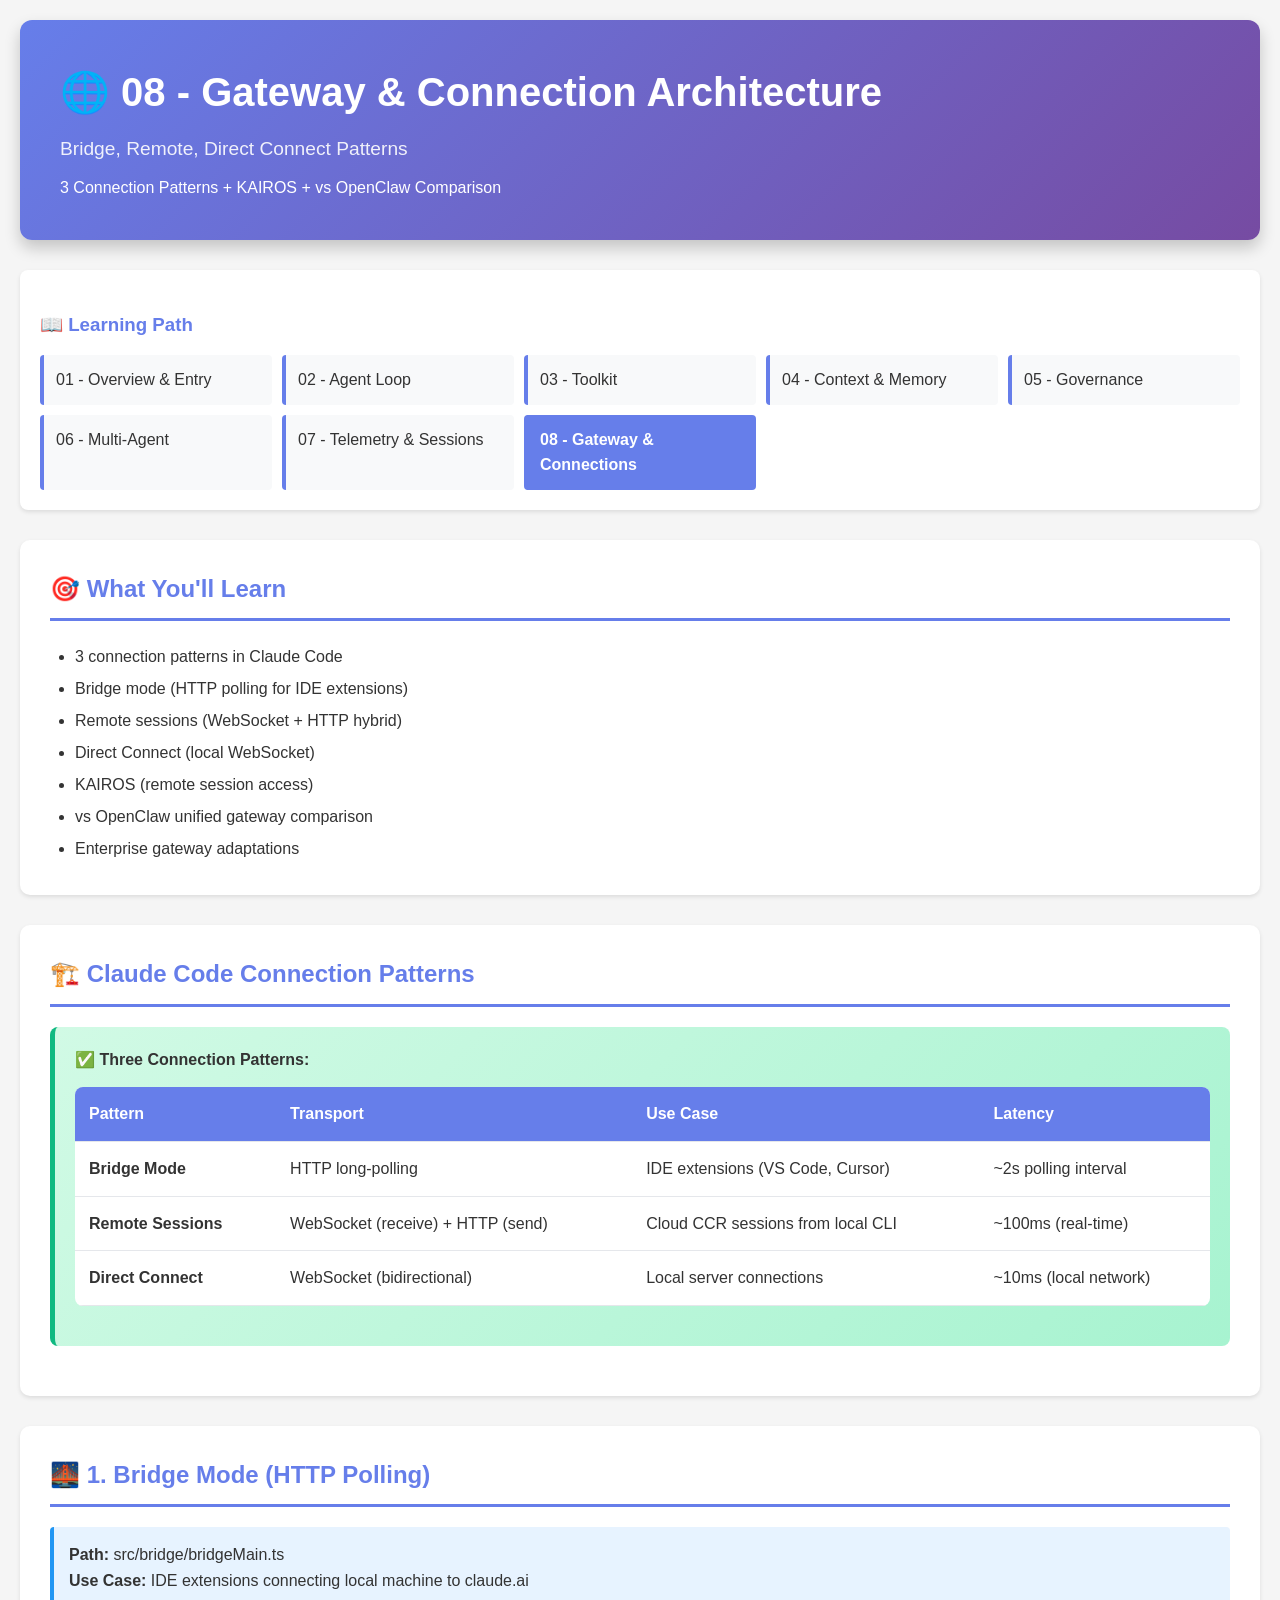
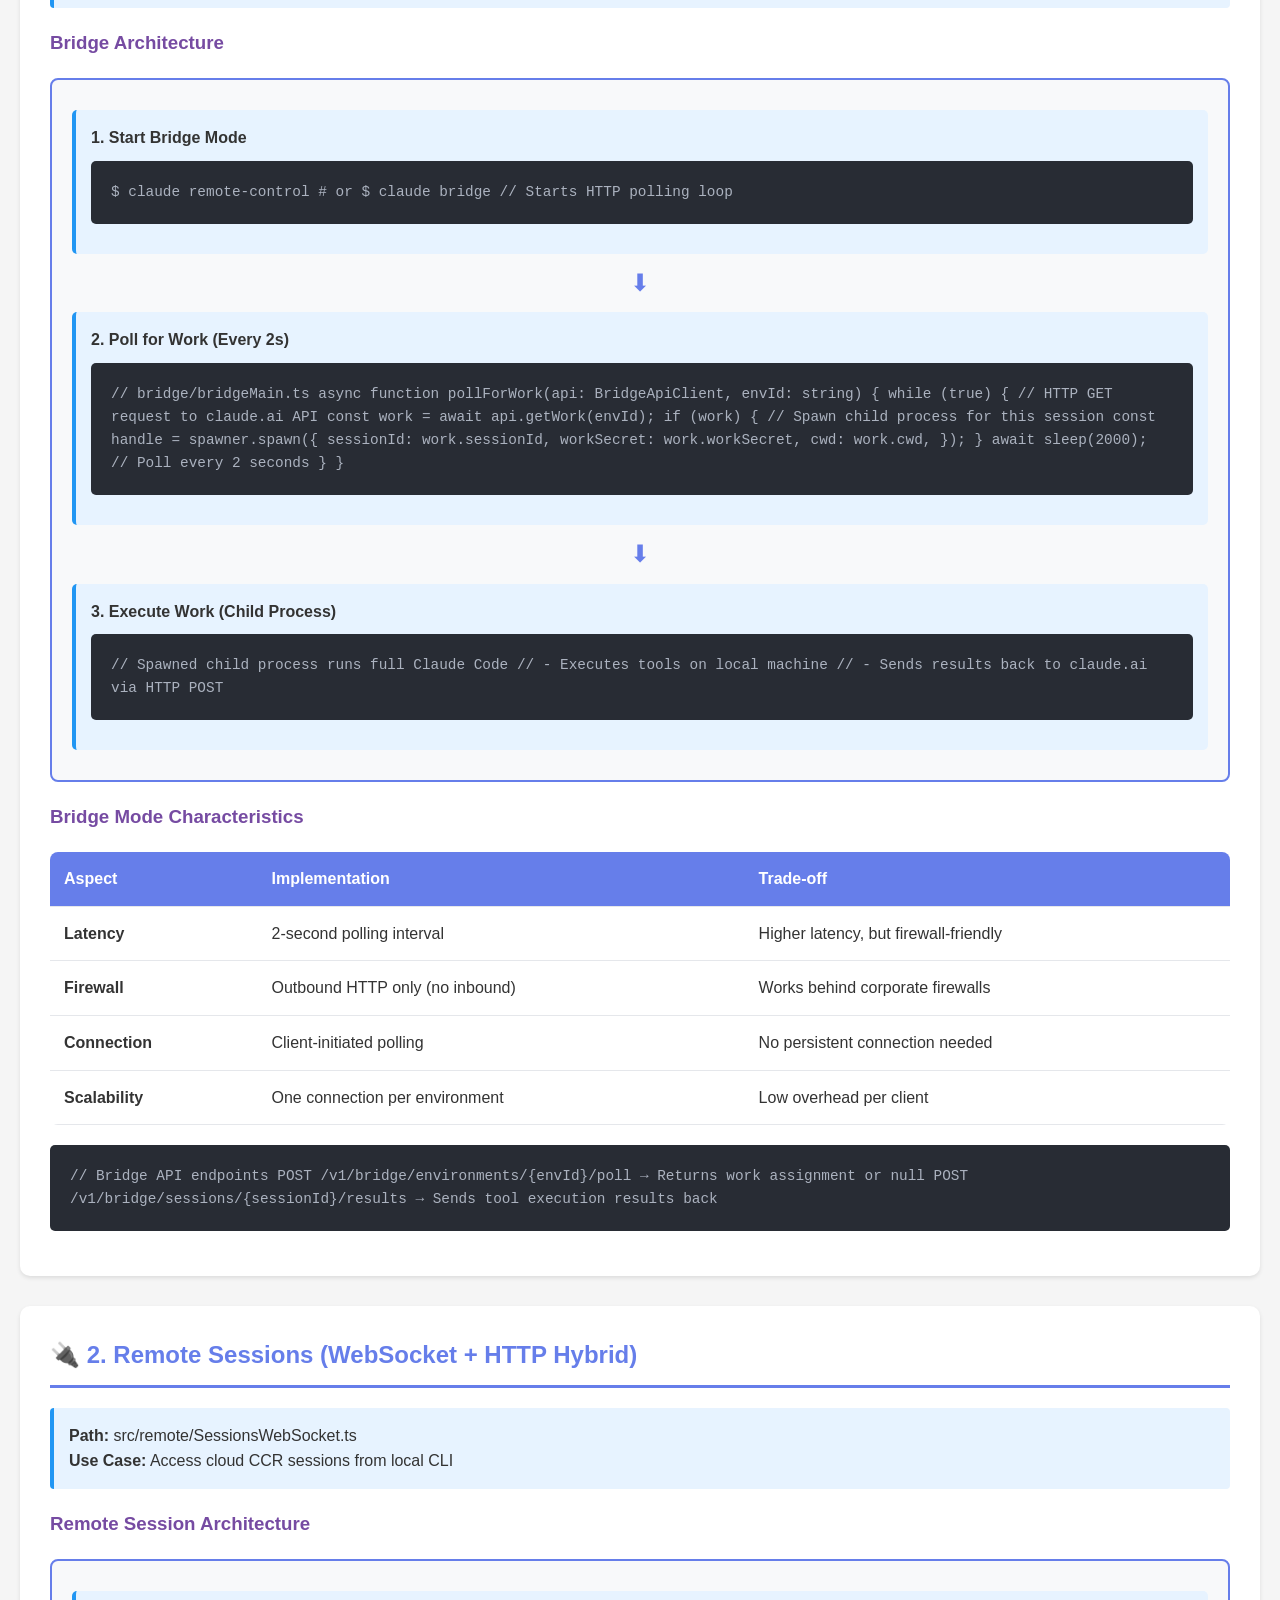
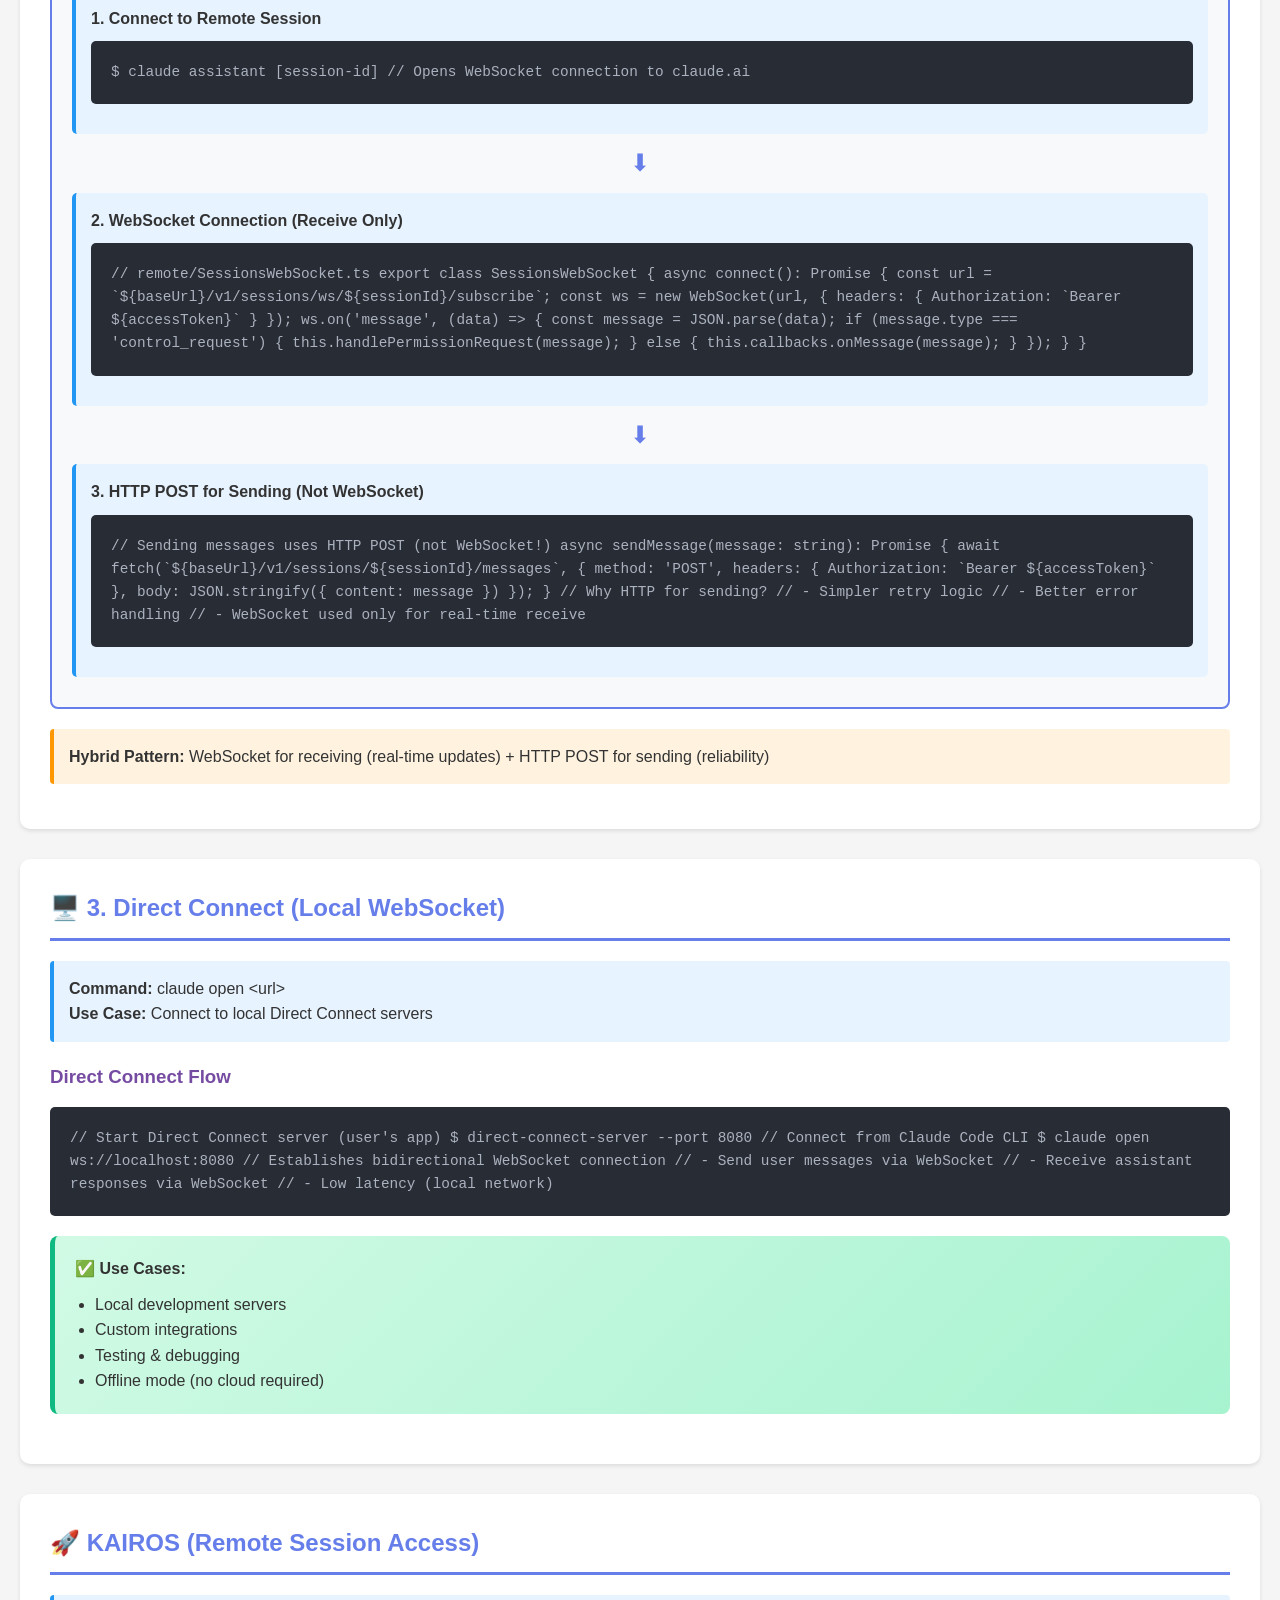
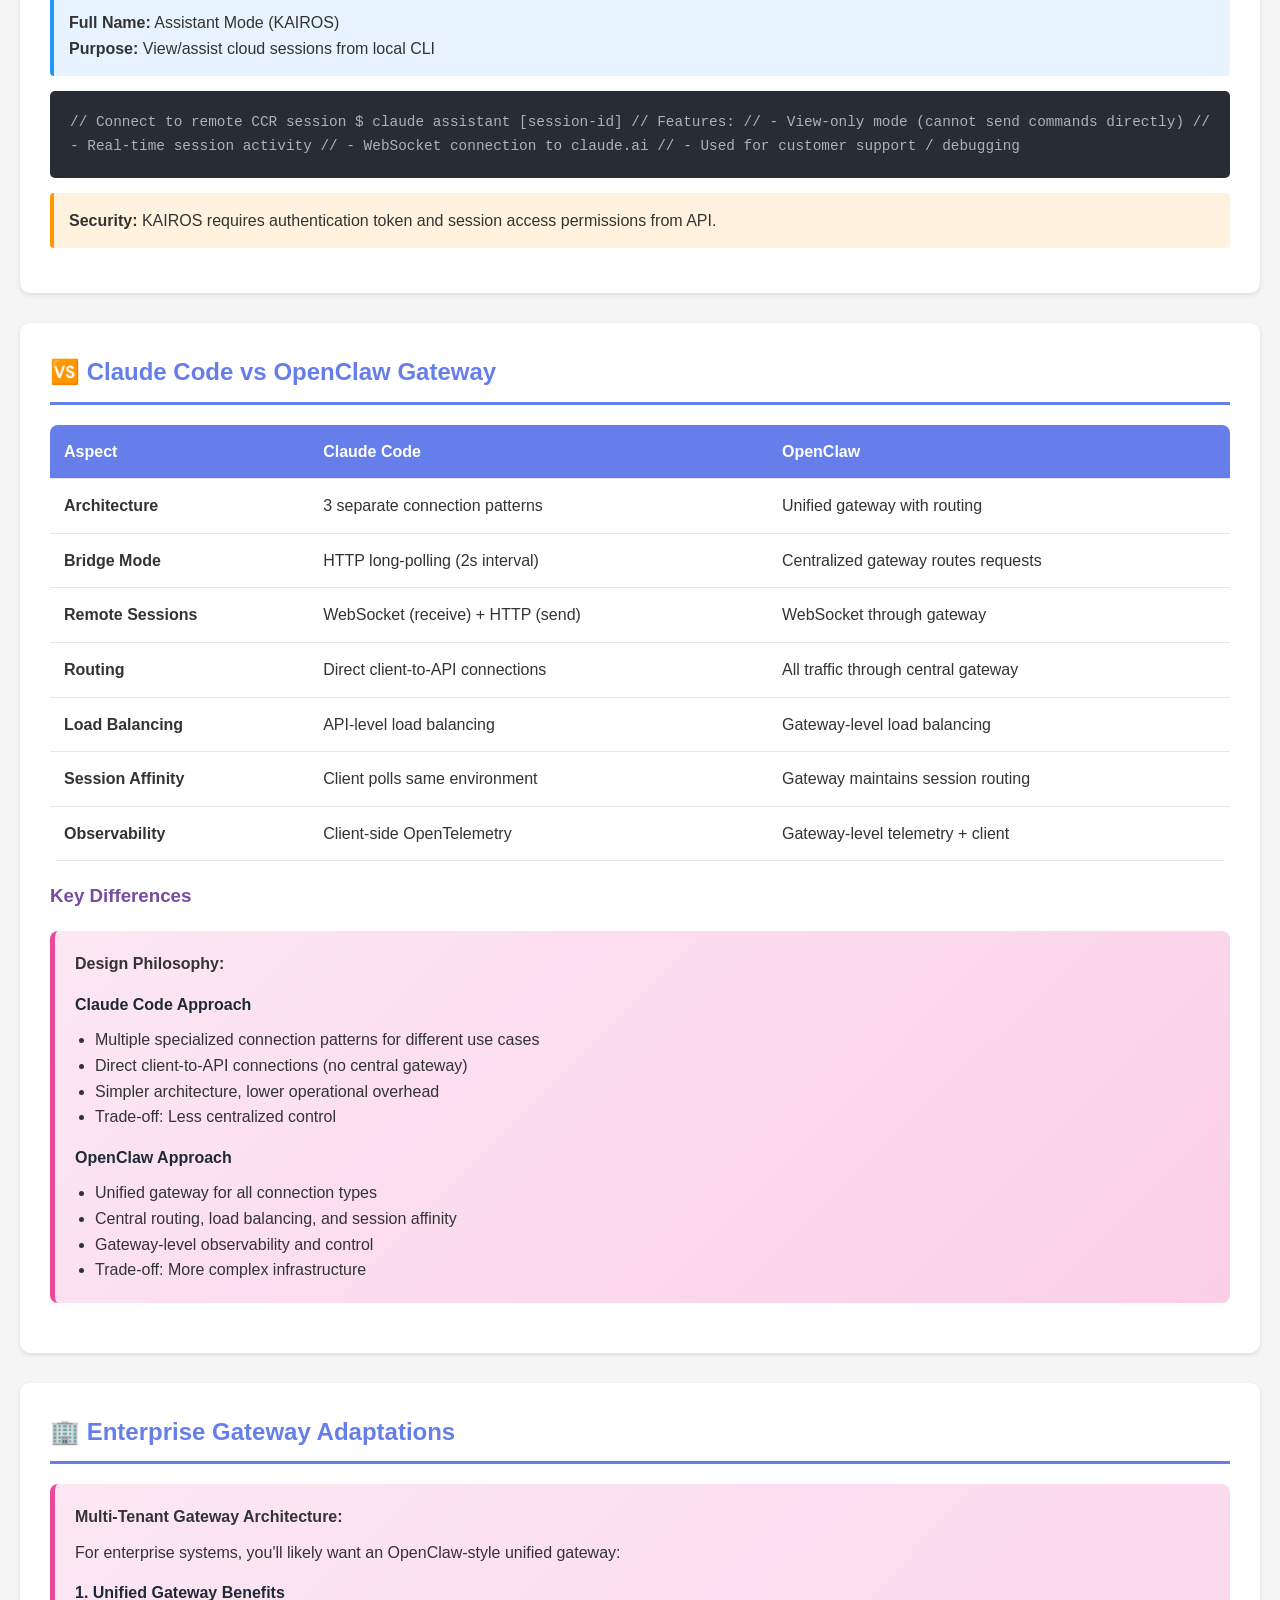
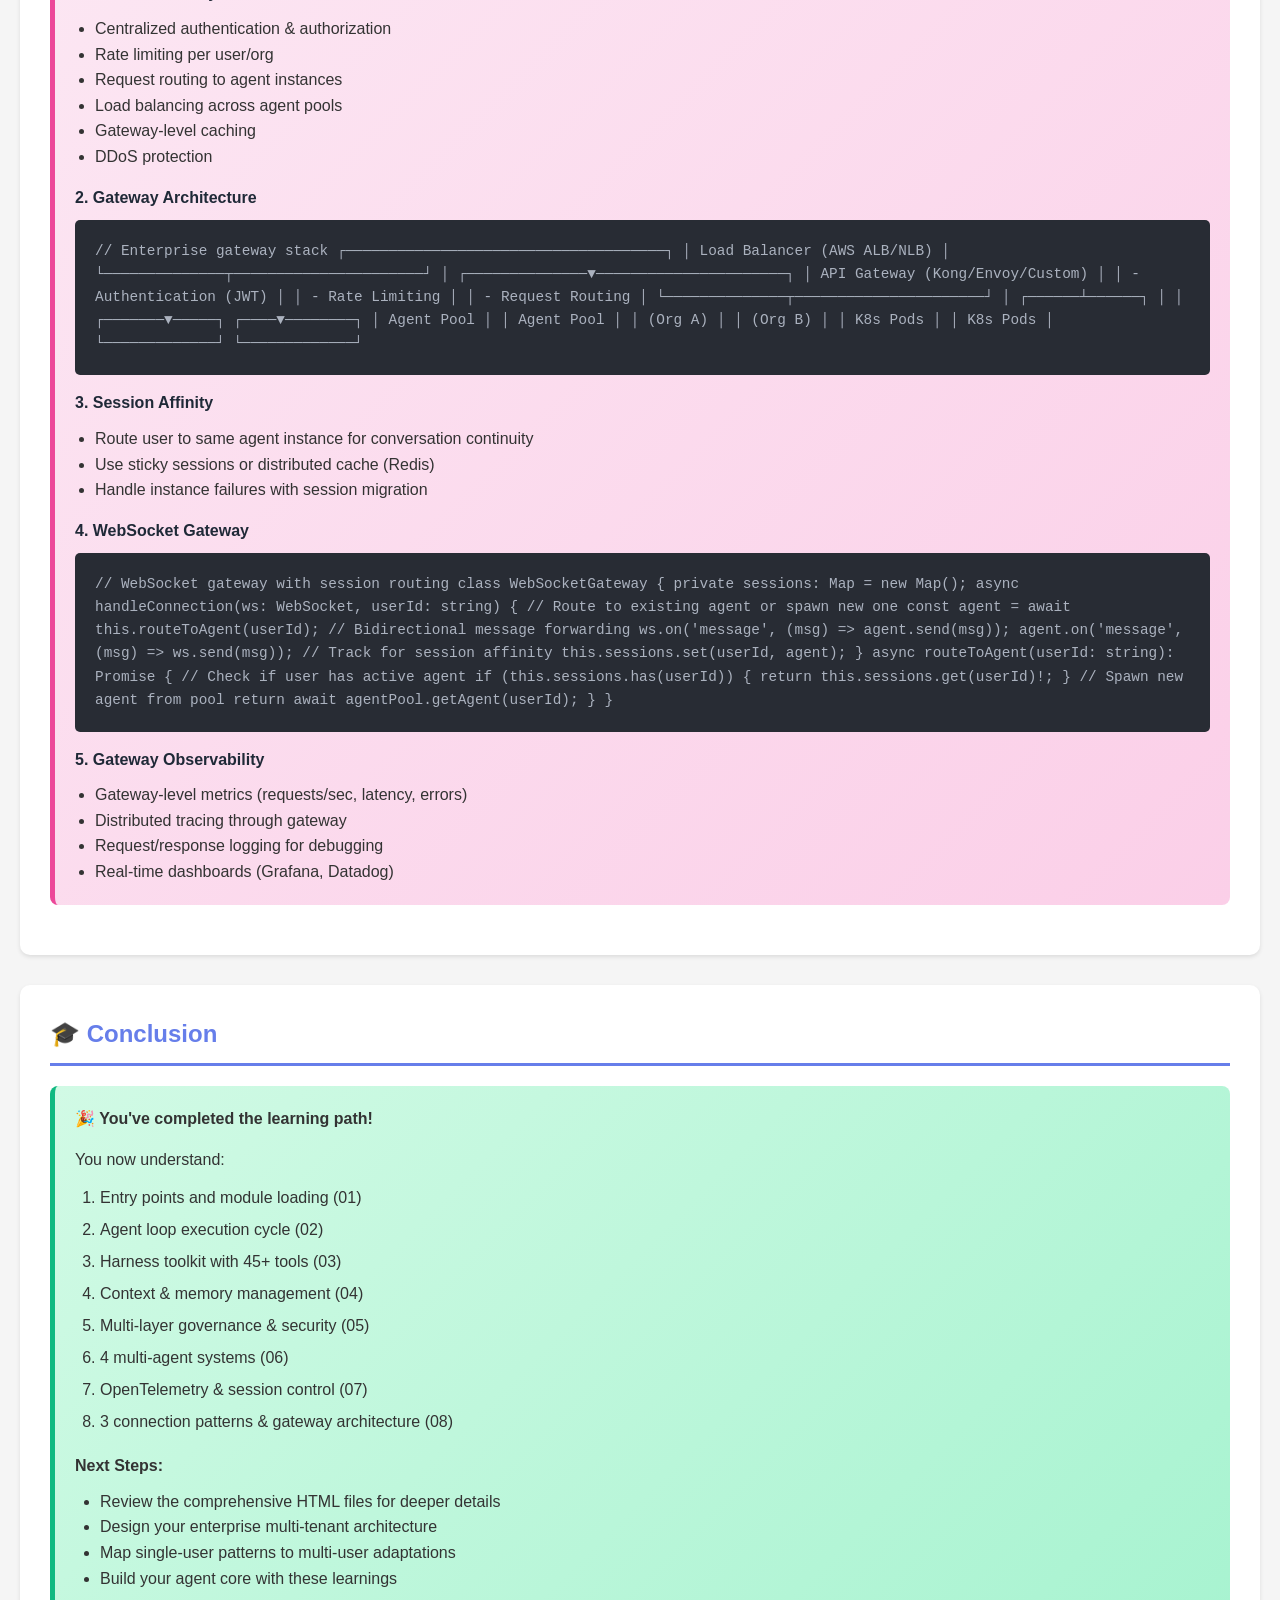
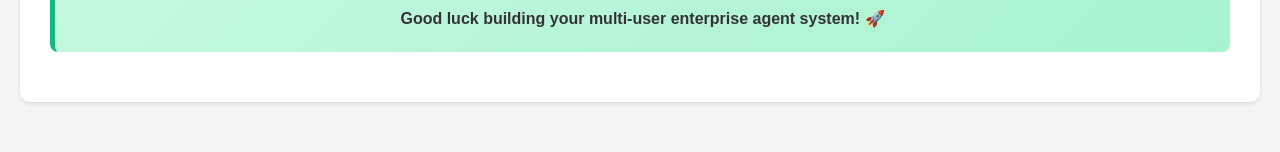
<file: learning/08_GATEWAY_ARCHITECTURE.html>
<!DOCTYPE html>
<html lang="en">
<head>
    <meta charset="UTF-8">
    <meta name="viewport" content="width=device-width, initial-scale=1.0">
    <title>08 - Gateway & Connection Architecture</title>
    <style>
        * { margin: 0; padding: 0; box-sizing: border-box; }
        body {
            font-family: -apple-system, BlinkMacSystemFont, 'Segoe UI', Roboto, sans-serif;
            line-height: 1.6;
            color: #333;
            background: #f5f5f5;
            padding: 20px;
        }
        .container { max-width: 1400px; margin: 0 auto; }
        header {
            background: linear-gradient(135deg, #667eea 0%, #764ba2 100%);
            color: white;
            padding: 40px;
            border-radius: 12px;
            margin-bottom: 30px;
            box-shadow: 0 8px 16px rgba(0,0,0,0.2);
        }
        h1 { font-size: 2.5em; margin-bottom: 10px; }
        .subtitle { font-size: 1.2em; opacity: 0.9; }
        .nav-sequence {
            background: white;
            padding: 20px;
            border-radius: 8px;
            margin-bottom: 30px;
            box-shadow: 0 2px 4px rgba(0,0,0,0.1);
        }
        .nav-sequence h3 { color: #667eea; margin-bottom: 15px; }
        .nav-links {
            display: grid;
            grid-template-columns: repeat(auto-fit, minmax(200px, 1fr));
            gap: 10px;
        }
        .nav-link {
            padding: 12px;
            background: #f8f9fa;
            border-left: 4px solid #667eea;
            border-radius: 4px;
            text-decoration: none;
            color: #333;
            transition: all 0.3s;
        }
        .nav-link:hover { background: #e7f3ff; transform: translateX(5px); }
        .nav-link.current { background: #667eea; color: white; font-weight: bold; }
        .section {
            background: white;
            padding: 30px;
            margin-bottom: 30px;
            border-radius: 10px;
            box-shadow: 0 2px 4px rgba(0,0,0,0.1);
        }
        h2 {
            color: #667eea;
            border-bottom: 3px solid #667eea;
            padding-bottom: 10px;
            margin-bottom: 20px;
        }
        h3 { color: #764ba2; margin: 20px 0 15px 0; }
        h4 { color: #1f2937; margin: 15px 0 10px 0; }
        .code-block {
            background: #282c34;
            color: #abb2bf;
            padding: 20px;
            border-radius: 5px;
            overflow-x: auto;
            margin: 15px 0;
            font-family: 'Courier New', monospace;
            font-size: 0.9em;
        }
        .info-box {
            background: #e7f3ff;
            padding: 15px;
            border-left: 4px solid #2196F3;
            margin: 15px 0;
            border-radius: 4px;
        }
        .success-box {
            background: linear-gradient(135deg, #d1fae5 0%, #a7f3d0 100%);
            padding: 20px;
            border-left: 5px solid #10b981;
            margin: 20px 0;
            border-radius: 8px;
        }
        .warning-box {
            background: #fff3e0;
            padding: 15px;
            border-left: 4px solid #ff9800;
            margin: 15px 0;
            border-radius: 4px;
        }
        .enterprise-note {
            background: linear-gradient(135deg, #fce7f3 0%, #fbcfe8 100%);
            padding: 20px;
            border-left: 5px solid #ec4899;
            margin: 20px 0;
            border-radius: 8px;
        }
        .flow-diagram {
            background: #f8f9fa;
            border: 2px solid #667eea;
            padding: 20px;
            margin: 20px 0;
            border-radius: 8px;
        }
        .flow-step {
            background: #e7f3ff;
            padding: 15px;
            margin: 10px 0;
            border-radius: 5px;
            border-left: 4px solid #2196F3;
        }
        .arrow {
            text-align: center;
            color: #667eea;
            font-size: 1.5em;
            margin: 10px 0;
        }
        table {
            width: 100%;
            border-collapse: collapse;
            margin: 20px 0;
            background: white;
            border-radius: 8px;
            overflow: hidden;
        }
        th, td {
            padding: 14px;
            text-align: left;
            border-bottom: 1px solid #e5e7eb;
        }
        th {
            background: #667eea;
            color: white;
            font-weight: 600;
        }
        tr:hover {
            background: #f9fafb;
        }
        code {
            background: #f1f5f9;
            padding: 3px 8px;
            border-radius: 4px;
            font-family: 'Courier New', monospace;
            font-size: 0.9em;
            color: #1e40af;
        }
    </style>
</head>
<body>
    <div class="container">
        <header>
            <h1>🌐 08 - Gateway & Connection Architecture</h1>
            <p class="subtitle">Bridge, Remote, Direct Connect Patterns</p>
            <p style="margin-top: 10px;">3 Connection Patterns + KAIROS + vs OpenClaw Comparison</p>
        </header>

        <div class="nav-sequence">
            <h3>📖 Learning Path</h3>
            <div class="nav-links">
                <a href="01_OVERVIEW_AND_ENTRY_POINTS.html" class="nav-link">01 - Overview & Entry</a>
                <a href="02_AGENT_LOOP.html" class="nav-link">02 - Agent Loop</a>
                <a href="03_HARNESS_TOOLKIT.html" class="nav-link">03 - Toolkit</a>
                <a href="04_CONTEXT_MEMORY.html" class="nav-link">04 - Context & Memory</a>
                <a href="05_GOVERNANCE.html" class="nav-link">05 - Governance</a>
                <a href="06_MULTI_AGENT.html" class="nav-link">06 - Multi-Agent</a>
                <a href="07_TELEMETRY_SESSIONS.html" class="nav-link">07 - Telemetry & Sessions</a>
                <a href="08_GATEWAY_ARCHITECTURE.html" class="nav-link current">08 - Gateway & Connections</a>
            </div>
        </div>

        <div class="section">
            <h2>🎯 What You'll Learn</h2>
            <ul style="margin-left: 25px; line-height: 2;">
                <li>3 connection patterns in Claude Code</li>
                <li>Bridge mode (HTTP polling for IDE extensions)</li>
                <li>Remote sessions (WebSocket + HTTP hybrid)</li>
                <li>Direct Connect (local WebSocket)</li>
                <li>KAIROS (remote session access)</li>
                <li>vs OpenClaw unified gateway comparison</li>
                <li>Enterprise gateway adaptations</li>
            </ul>
        </div>

        <div class="section">
            <h2>🏗️ Claude Code Connection Patterns</h2>

            <div class="success-box">
                <strong>✅ Three Connection Patterns:</strong>
                <table style="margin-top: 15px;">
                    <tr>
                        <th>Pattern</th>
                        <th>Transport</th>
                        <th>Use Case</th>
                        <th>Latency</th>
                    </tr>
                    <tr>
                        <td><strong>Bridge Mode</strong></td>
                        <td>HTTP long-polling</td>
                        <td>IDE extensions (VS Code, Cursor)</td>
                        <td>~2s polling interval</td>
                    </tr>
                    <tr>
                        <td><strong>Remote Sessions</strong></td>
                        <td>WebSocket (receive) + HTTP (send)</td>
                        <td>Cloud CCR sessions from local CLI</td>
                        <td>~100ms (real-time)</td>
                    </tr>
                    <tr>
                        <td><strong>Direct Connect</strong></td>
                        <td>WebSocket (bidirectional)</td>
                        <td>Local server connections</td>
                        <td>~10ms (local network)</td>
                    </tr>
                </table>
            </div>
        </div>

        <div class="section">
            <h2>🌉 1. Bridge Mode (HTTP Polling)</h2>

            <div class="info-box">
                <strong>Path:</strong> src/bridge/bridgeMain.ts<br>
                <strong>Use Case:</strong> IDE extensions connecting local machine to claude.ai
            </div>

            <h3>Bridge Architecture</h3>

            <div class="flow-diagram">
                <div class="flow-step">
                    <strong>1. Start Bridge Mode</strong>
                    <div class="code-block" style="margin-top: 10px;">
$ claude remote-control
# or
$ claude bridge

// Starts HTTP polling loop
                    </div>
                </div>

                <div class="arrow">⬇</div>

                <div class="flow-step">
                    <strong>2. Poll for Work (Every 2s)</strong>
                    <div class="code-block" style="margin-top: 10px;">
// bridge/bridgeMain.ts
async function pollForWork(api: BridgeApiClient, envId: string) {
  while (true) {
    // HTTP GET request to claude.ai API
    const work = await api.getWork(envId);

    if (work) {
      // Spawn child process for this session
      const handle = spawner.spawn({
        sessionId: work.sessionId,
        workSecret: work.workSecret,
        cwd: work.cwd,
      });
    }

    await sleep(2000); // Poll every 2 seconds
  }
}
                    </div>
                </div>

                <div class="arrow">⬇</div>

                <div class="flow-step">
                    <strong>3. Execute Work (Child Process)</strong>
                    <div class="code-block" style="margin-top: 10px;">
// Spawned child process runs full Claude Code
// - Executes tools on local machine
// - Sends results back to claude.ai via HTTP POST
                    </div>
                </div>
            </div>

            <h3>Bridge Mode Characteristics</h3>

            <table>
                <tr>
                    <th>Aspect</th>
                    <th>Implementation</th>
                    <th>Trade-off</th>
                </tr>
                <tr>
                    <td><strong>Latency</strong></td>
                    <td>2-second polling interval</td>
                    <td>Higher latency, but firewall-friendly</td>
                </tr>
                <tr>
                    <td><strong>Firewall</strong></td>
                    <td>Outbound HTTP only (no inbound)</td>
                    <td>Works behind corporate firewalls</td>
                </tr>
                <tr>
                    <td><strong>Connection</strong></td>
                    <td>Client-initiated polling</td>
                    <td>No persistent connection needed</td>
                </tr>
                <tr>
                    <td><strong>Scalability</strong></td>
                    <td>One connection per environment</td>
                    <td>Low overhead per client</td>
                </tr>
            </table>

            <div class="code-block">
// Bridge API endpoints
POST /v1/bridge/environments/{envId}/poll
  → Returns work assignment or null

POST /v1/bridge/sessions/{sessionId}/results
  → Sends tool execution results back
            </div>
        </div>

        <div class="section">
            <h2>🔌 2. Remote Sessions (WebSocket + HTTP Hybrid)</h2>

            <div class="info-box">
                <strong>Path:</strong> src/remote/SessionsWebSocket.ts<br>
                <strong>Use Case:</strong> Access cloud CCR sessions from local CLI
            </div>

            <h3>Remote Session Architecture</h3>

            <div class="flow-diagram">
                <div class="flow-step">
                    <strong>1. Connect to Remote Session</strong>
                    <div class="code-block" style="margin-top: 10px;">
$ claude assistant [session-id]

// Opens WebSocket connection to claude.ai
                    </div>
                </div>

                <div class="arrow">⬇</div>

                <div class="flow-step">
                    <strong>2. WebSocket Connection (Receive Only)</strong>
                    <div class="code-block" style="margin-top: 10px;">
// remote/SessionsWebSocket.ts
export class SessionsWebSocket {
  async connect(): Promise<void> {
    const url = `${baseUrl}/v1/sessions/ws/${sessionId}/subscribe`;

    const ws = new WebSocket(url, {
      headers: { Authorization: `Bearer ${accessToken}` }
    });

    ws.on('message', (data) => {
      const message = JSON.parse(data);
      if (message.type === 'control_request') {
        this.handlePermissionRequest(message);
      } else {
        this.callbacks.onMessage(message);
      }
    });
  }
}
                    </div>
                </div>

                <div class="arrow">⬇</div>

                <div class="flow-step">
                    <strong>3. HTTP POST for Sending (Not WebSocket)</strong>
                    <div class="code-block" style="margin-top: 10px;">
// Sending messages uses HTTP POST (not WebSocket!)
async sendMessage(message: string): Promise<void> {
  await fetch(`${baseUrl}/v1/sessions/${sessionId}/messages`, {
    method: 'POST',
    headers: { Authorization: `Bearer ${accessToken}` },
    body: JSON.stringify({ content: message })
  });
}

// Why HTTP for sending?
// - Simpler retry logic
// - Better error handling
// - WebSocket used only for real-time receive
                    </div>
                </div>
            </div>

            <div class="warning-box">
                <strong>Hybrid Pattern:</strong> WebSocket for receiving (real-time updates) + HTTP POST for sending (reliability)
            </div>
        </div>

        <div class="section">
            <h2>🖥️ 3. Direct Connect (Local WebSocket)</h2>

            <div class="info-box">
                <strong>Command:</strong> claude open &lt;url&gt;<br>
                <strong>Use Case:</strong> Connect to local Direct Connect servers
            </div>

            <h3>Direct Connect Flow</h3>

            <div class="code-block">
// Start Direct Connect server (user's app)
$ direct-connect-server --port 8080

// Connect from Claude Code CLI
$ claude open ws://localhost:8080

// Establishes bidirectional WebSocket connection
// - Send user messages via WebSocket
// - Receive assistant responses via WebSocket
// - Low latency (local network)
            </div>

            <div class="success-box">
                <strong>✅ Use Cases:</strong>
                <ul style="margin-top: 10px; margin-left: 20px;">
                    <li>Local development servers</li>
                    <li>Custom integrations</li>
                    <li>Testing & debugging</li>
                    <li>Offline mode (no cloud required)</li>
                </ul>
            </div>
        </div>

        <div class="section">
            <h2>🚀 KAIROS (Remote Session Access)</h2>

            <div class="info-box">
                <strong>Full Name:</strong> Assistant Mode (KAIROS)<br>
                <strong>Purpose:</strong> View/assist cloud sessions from local CLI
            </div>

            <div class="code-block">
// Connect to remote CCR session
$ claude assistant [session-id]

// Features:
// - View-only mode (cannot send commands directly)
// - Real-time session activity
// - WebSocket connection to claude.ai
// - Used for customer support / debugging
            </div>

            <div class="warning-box">
                <strong>Security:</strong> KAIROS requires authentication token and session access permissions from API.
            </div>
        </div>

        <div class="section">
            <h2>🆚 Claude Code vs OpenClaw Gateway</h2>

            <table>
                <tr>
                    <th>Aspect</th>
                    <th>Claude Code</th>
                    <th>OpenClaw</th>
                </tr>
                <tr>
                    <td><strong>Architecture</strong></td>
                    <td>3 separate connection patterns</td>
                    <td>Unified gateway with routing</td>
                </tr>
                <tr>
                    <td><strong>Bridge Mode</strong></td>
                    <td>HTTP long-polling (2s interval)</td>
                    <td>Centralized gateway routes requests</td>
                </tr>
                <tr>
                    <td><strong>Remote Sessions</strong></td>
                    <td>WebSocket (receive) + HTTP (send)</td>
                    <td>WebSocket through gateway</td>
                </tr>
                <tr>
                    <td><strong>Routing</strong></td>
                    <td>Direct client-to-API connections</td>
                    <td>All traffic through central gateway</td>
                </tr>
                <tr>
                    <td><strong>Load Balancing</strong></td>
                    <td>API-level load balancing</td>
                    <td>Gateway-level load balancing</td>
                </tr>
                <tr>
                    <td><strong>Session Affinity</strong></td>
                    <td>Client polls same environment</td>
                    <td>Gateway maintains session routing</td>
                </tr>
                <tr>
                    <td><strong>Observability</strong></td>
                    <td>Client-side OpenTelemetry</td>
                    <td>Gateway-level telemetry + client</td>
                </tr>
            </table>

            <h3>Key Differences</h3>

            <div class="enterprise-note">
                <strong>Design Philosophy:</strong>

                <h4 style="margin-top: 15px;">Claude Code Approach</h4>
                <ul style="margin-left: 20px;">
                    <li>Multiple specialized connection patterns for different use cases</li>
                    <li>Direct client-to-API connections (no central gateway)</li>
                    <li>Simpler architecture, lower operational overhead</li>
                    <li>Trade-off: Less centralized control</li>
                </ul>

                <h4 style="margin-top: 15px;">OpenClaw Approach</h4>
                <ul style="margin-left: 20px;">
                    <li>Unified gateway for all connection types</li>
                    <li>Central routing, load balancing, and session affinity</li>
                    <li>Gateway-level observability and control</li>
                    <li>Trade-off: More complex infrastructure</li>
                </ul>
            </div>
        </div>

        <div class="section">
            <h2>🏢 Enterprise Gateway Adaptations</h2>

            <div class="enterprise-note">
                <strong>Multi-Tenant Gateway Architecture:</strong>
                <p style="margin-top: 10px;">For enterprise systems, you'll likely want an OpenClaw-style unified gateway:</p>

                <h4 style="margin-top: 15px;">1. Unified Gateway Benefits</h4>
                <ul style="margin-left: 20px;">
                    <li>Centralized authentication & authorization</li>
                    <li>Rate limiting per user/org</li>
                    <li>Request routing to agent instances</li>
                    <li>Load balancing across agent pools</li>
                    <li>Gateway-level caching</li>
                    <li>DDoS protection</li>
                </ul>

                <h4 style="margin-top: 15px;">2. Gateway Architecture</h4>
                <div class="code-block" style="margin-top: 10px;">
// Enterprise gateway stack
┌─────────────────────────────────────┐
│   Load Balancer (AWS ALB/NLB)      │
└──────────────┬──────────────────────┘
               │
┌──────────────▼──────────────────────┐
│   API Gateway (Kong/Envoy/Custom)   │
│   - Authentication (JWT)            │
│   - Rate Limiting                   │
│   - Request Routing                 │
└──────────────┬──────────────────────┘
               │
        ┌──────┴──────┐
        │             │
┌───────▼─────┐ ┌────▼────────┐
│ Agent Pool  │ │ Agent Pool  │
│ (Org A)     │ │ (Org B)     │
│ K8s Pods    │ │ K8s Pods    │
└─────────────┘ └─────────────┘
                </div>

                <h4 style="margin-top: 15px;">3. Session Affinity</h4>
                <ul style="margin-left: 20px;">
                    <li>Route user to same agent instance for conversation continuity</li>
                    <li>Use sticky sessions or distributed cache (Redis)</li>
                    <li>Handle instance failures with session migration</li>
                </ul>

                <h4 style="margin-top: 15px;">4. WebSocket Gateway</h4>
                <div class="code-block" style="margin-top: 10px;">
// WebSocket gateway with session routing
class WebSocketGateway {
  private sessions: Map<string, AgentConnection> = new Map();

  async handleConnection(ws: WebSocket, userId: string) {
    // Route to existing agent or spawn new one
    const agent = await this.routeToAgent(userId);

    // Bidirectional message forwarding
    ws.on('message', (msg) => agent.send(msg));
    agent.on('message', (msg) => ws.send(msg));

    // Track for session affinity
    this.sessions.set(userId, agent);
  }

  async routeToAgent(userId: string): Promise<AgentConnection> {
    // Check if user has active agent
    if (this.sessions.has(userId)) {
      return this.sessions.get(userId)!;
    }

    // Spawn new agent from pool
    return await agentPool.getAgent(userId);
  }
}
                </div>

                <h4 style="margin-top: 15px;">5. Gateway Observability</h4>
                <ul style="margin-left: 20px;">
                    <li>Gateway-level metrics (requests/sec, latency, errors)</li>
                    <li>Distributed tracing through gateway</li>
                    <li>Request/response logging for debugging</li>
                    <li>Real-time dashboards (Grafana, Datadog)</li>
                </ul>
            </div>
        </div>

        <div class="section">
            <h2>🎓 Conclusion</h2>

            <div class="success-box">
                <strong>🎉 You've completed the learning path!</strong>

                <p style="margin-top: 15px;">You now understand:</p>
                <ol style="margin-left: 25px; margin-top: 10px; line-height: 2;">
                    <li>Entry points and module loading (01)</li>
                    <li>Agent loop execution cycle (02)</li>
                    <li>Harness toolkit with 45+ tools (03)</li>
                    <li>Context & memory management (04)</li>
                    <li>Multi-layer governance & security (05)</li>
                    <li>4 multi-agent systems (06)</li>
                    <li>OpenTelemetry & session control (07)</li>
                    <li>3 connection patterns & gateway architecture (08)</li>
                </ol>

                <p style="margin-top: 15px;"><strong>Next Steps:</strong></p>
                <ul style="margin-left: 25px; margin-top: 10px;">
                    <li>Review the comprehensive HTML files for deeper details</li>
                    <li>Design your enterprise multi-tenant architecture</li>
                    <li>Map single-user patterns to multi-user adaptations</li>
                    <li>Build your agent core with these learnings</li>
                </ul>

                <p style="margin-top: 15px; text-align: center;">
                    <strong>Good luck building your multi-user enterprise agent system! 🚀</strong>
                </p>
            </div>
        </div>
    </div>
</body>
</html>
</file>
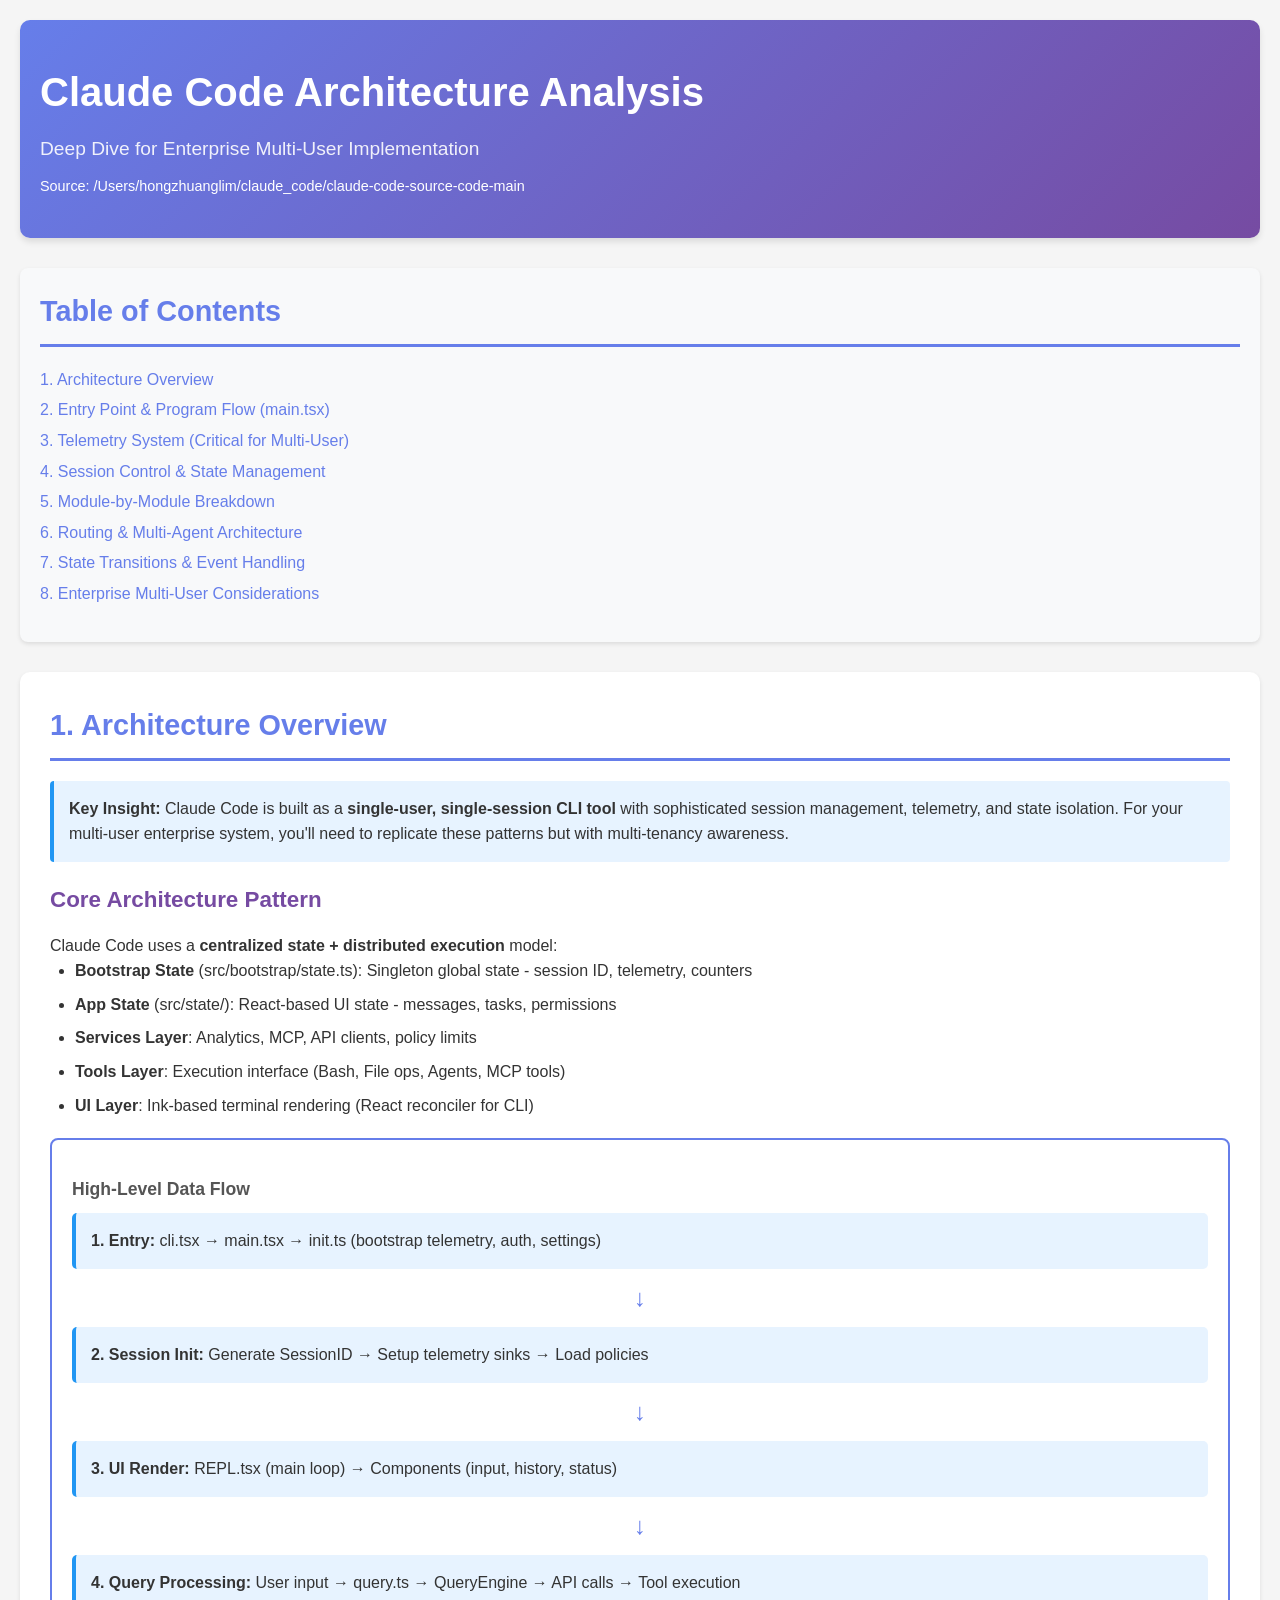
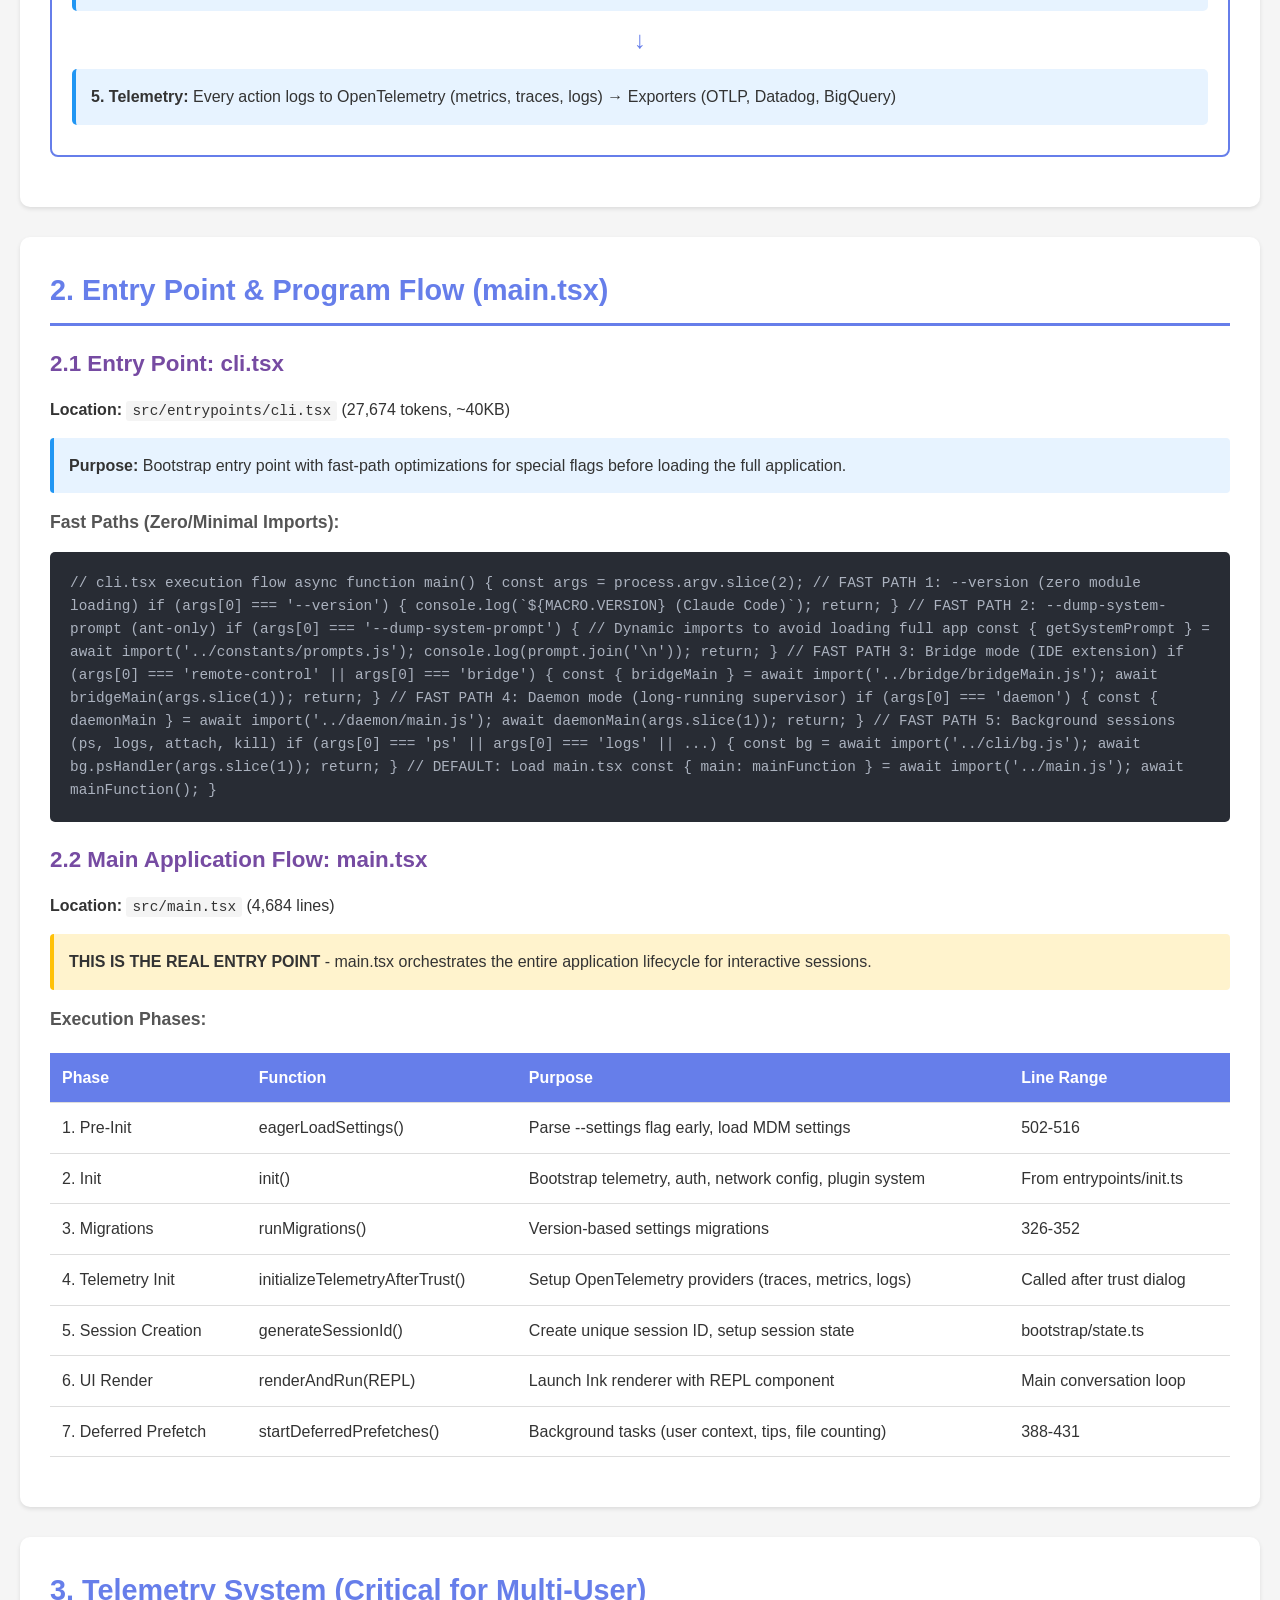
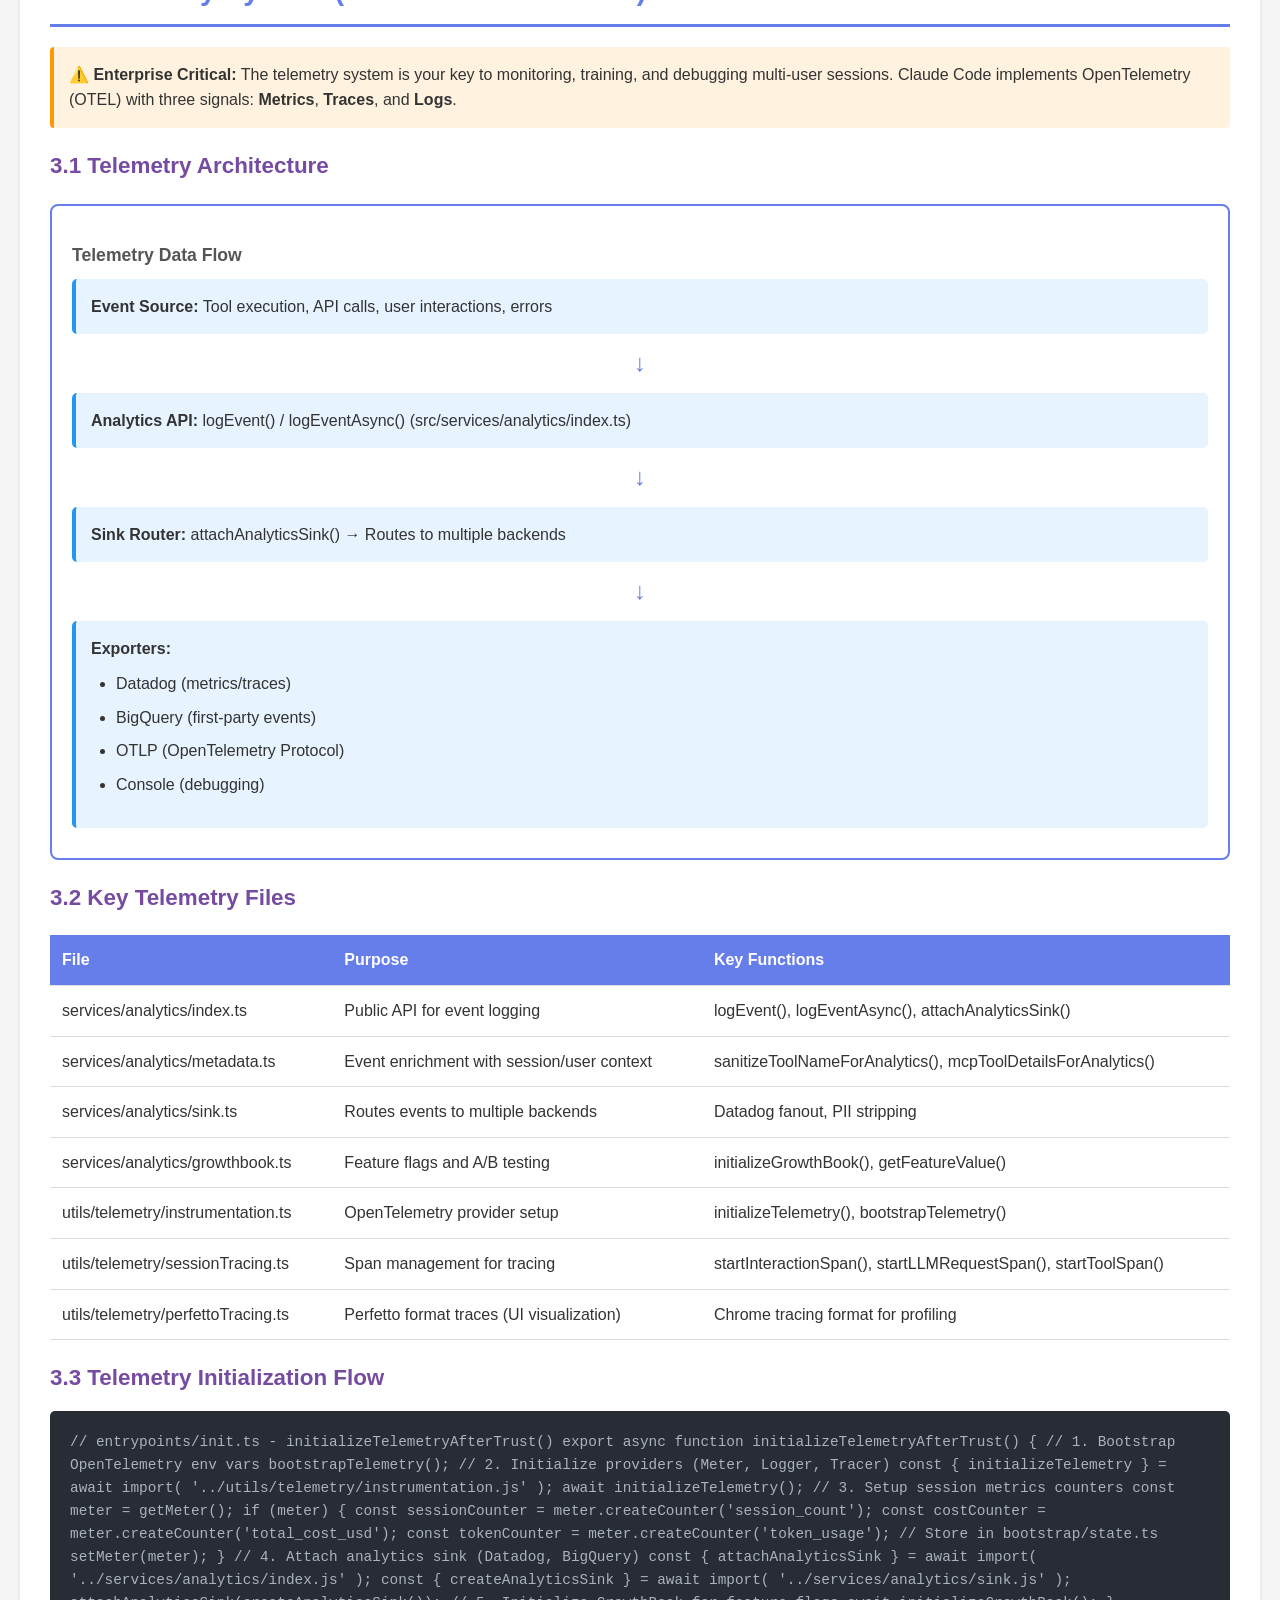
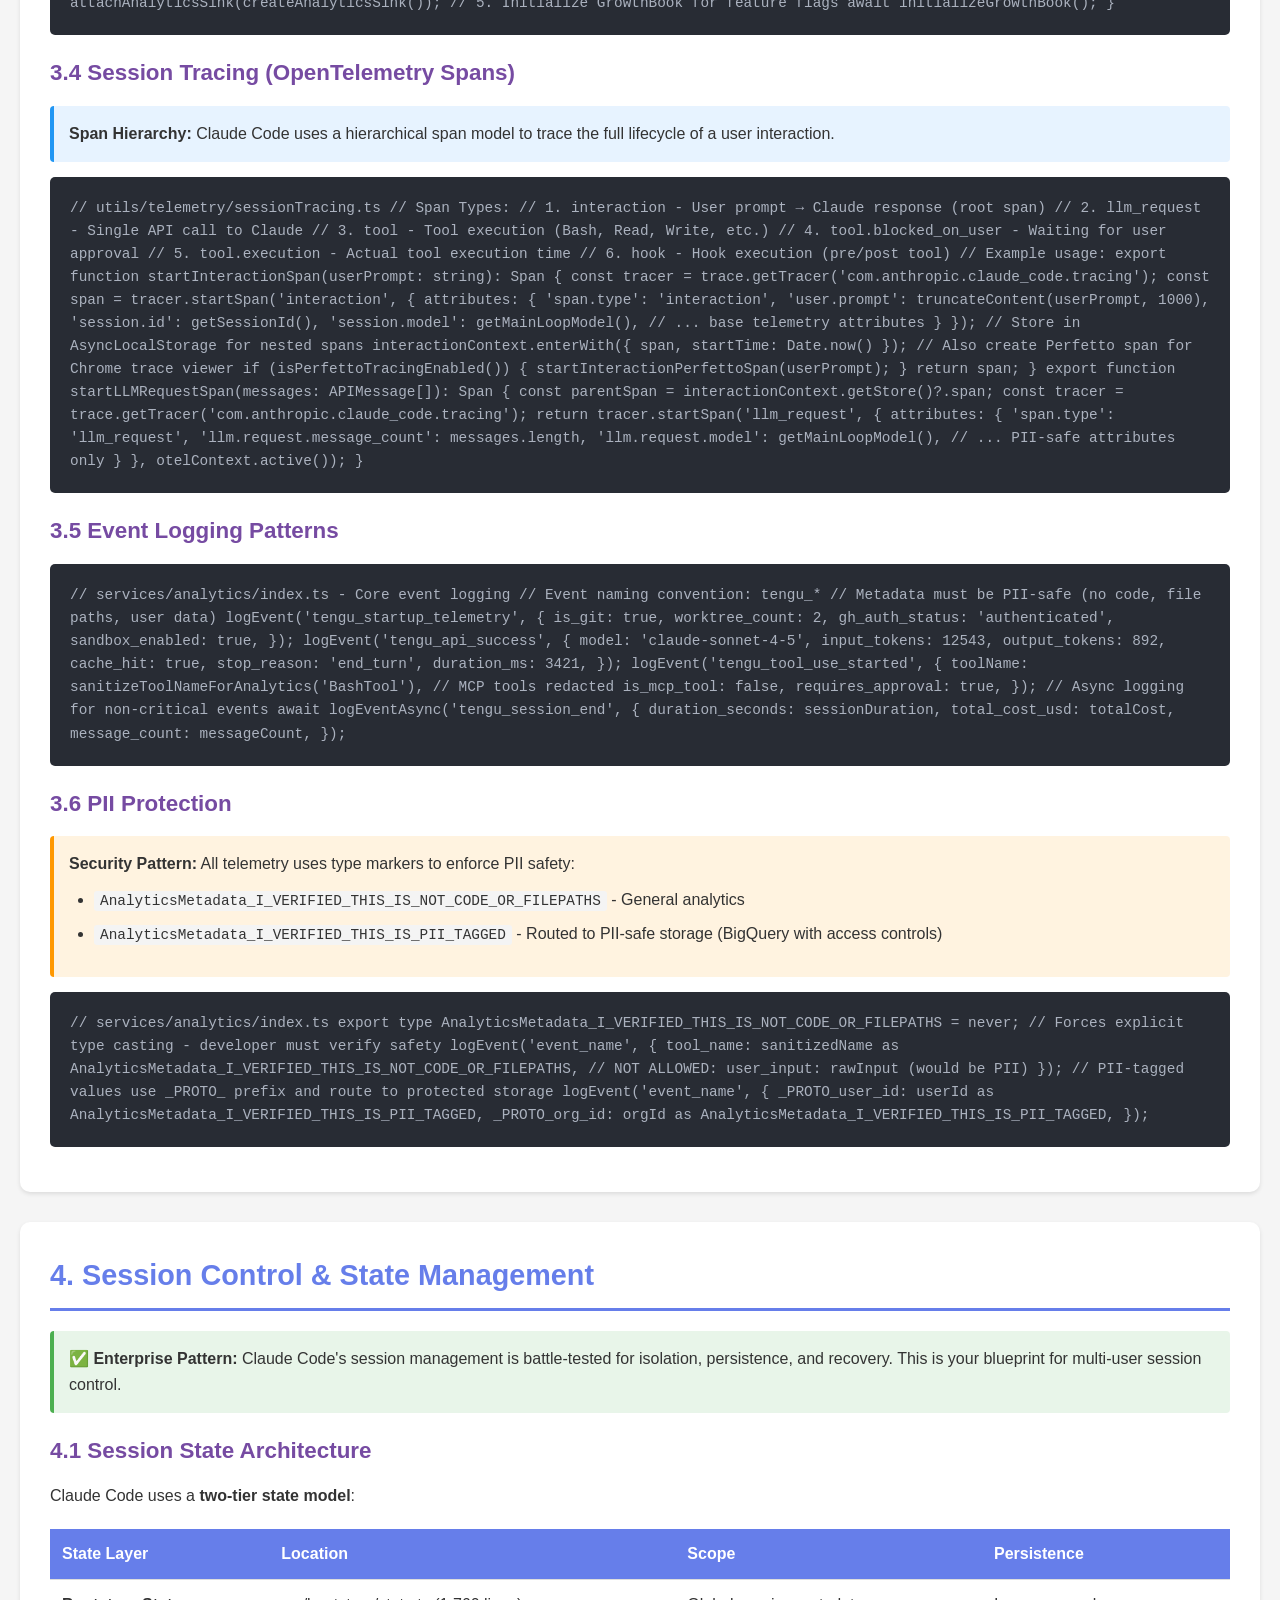
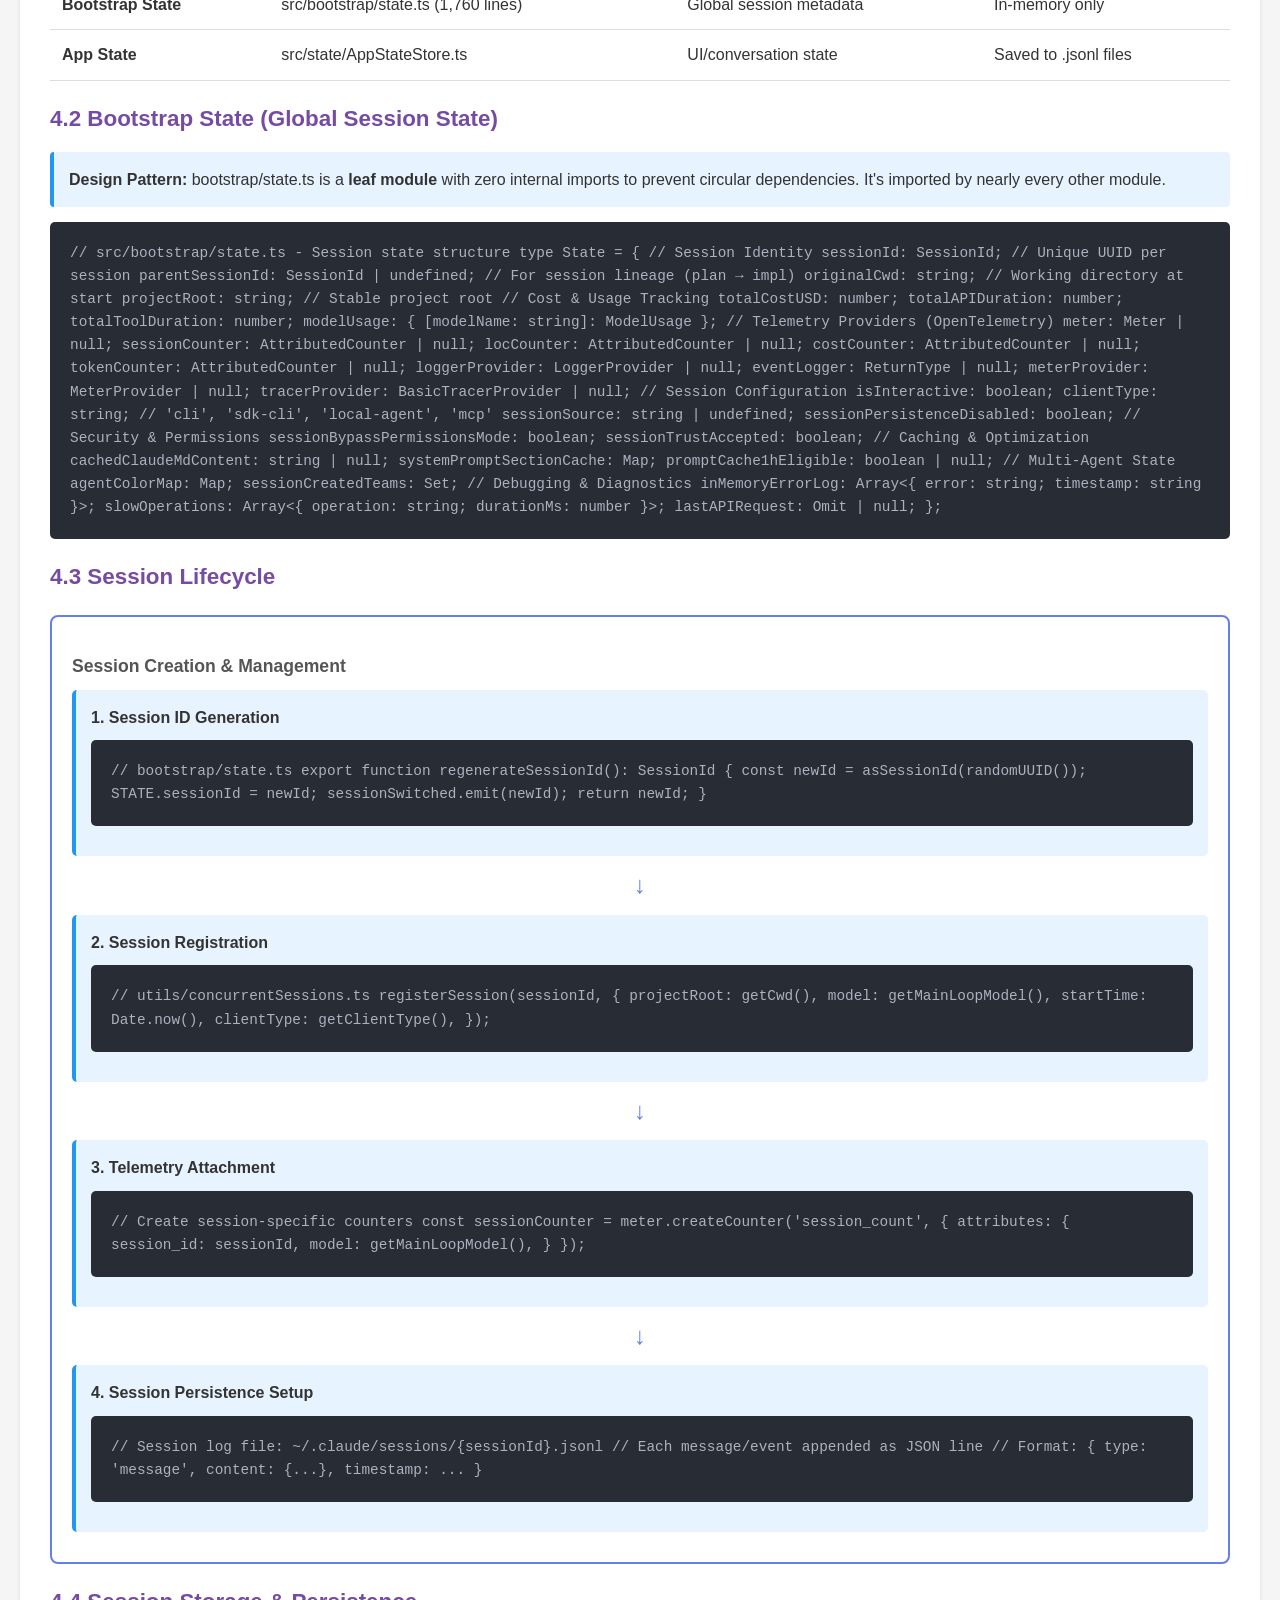
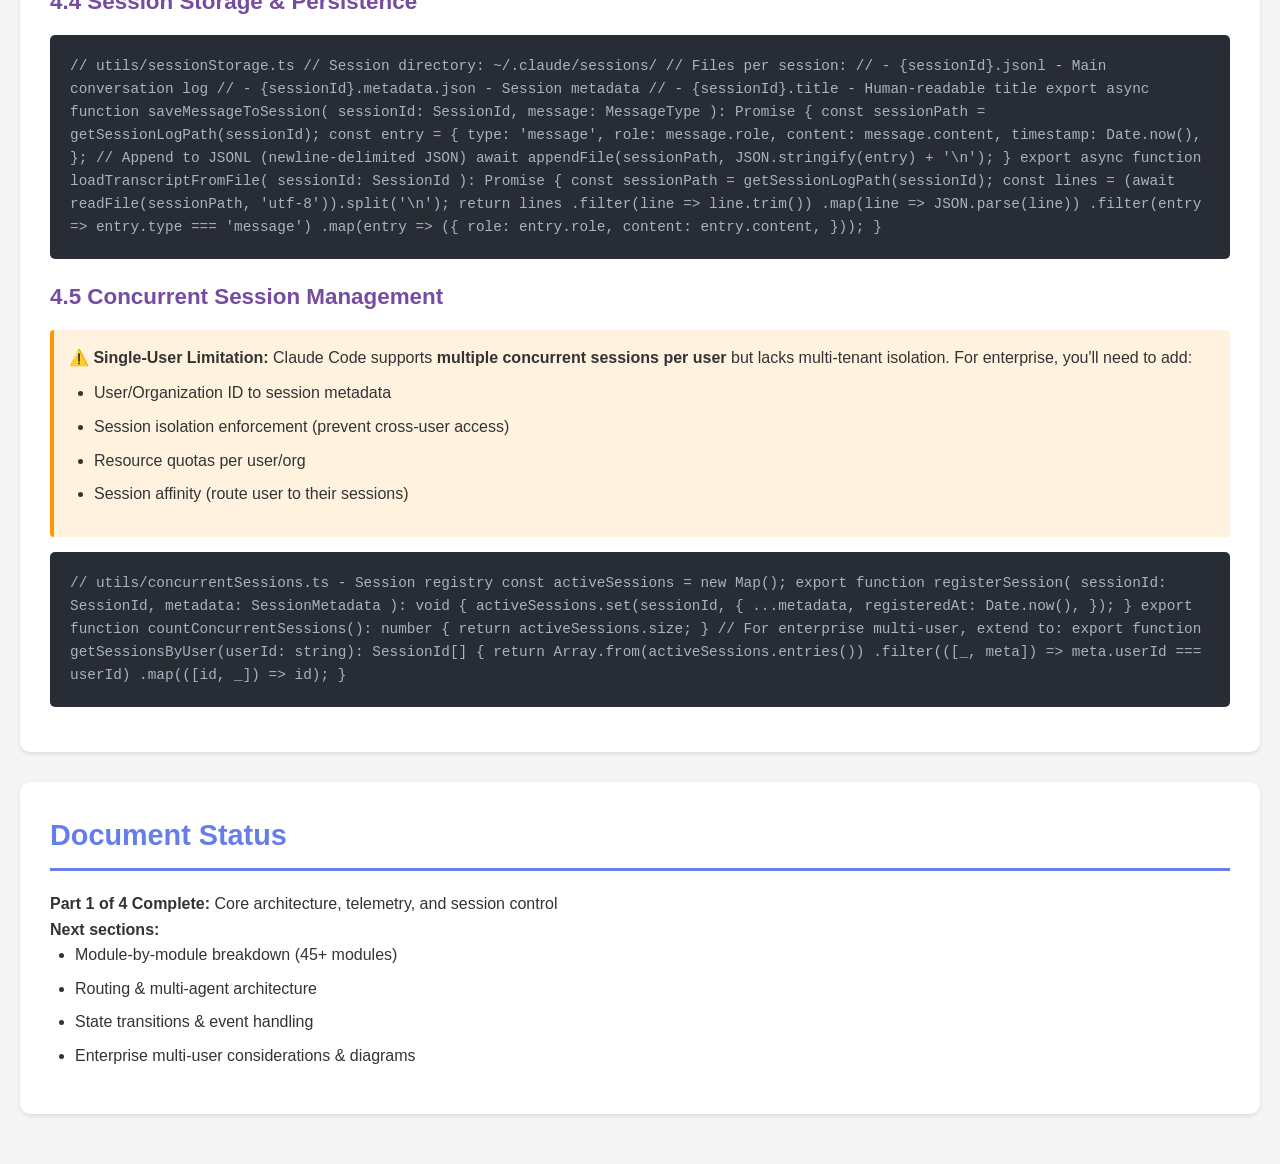
<file: learning/CLAUDE_CODE_ARCHITECTURE_ANALYSIS.html>
<!DOCTYPE html>
<html lang="en">
<head>
    <meta charset="UTF-8">
    <meta name="viewport" content="width=device-width, initial-scale=1.0">
    <title>Claude Code Architecture Analysis - Enterprise Multi-User Perspective</title>
    <style>
        * {
            margin: 0;
            padding: 0;
            box-sizing: border-box;
        }
        body {
            font-family: -apple-system, BlinkMacSystemFont, 'Segoe UI', Roboto, Oxygen, Ubuntu, Cantarell, sans-serif;
            line-height: 1.6;
            color: #333;
            background: #f5f5f5;
        }
        .container {
            max-width: 1400px;
            margin: 0 auto;
            padding: 20px;
        }
        header {
            background: linear-gradient(135deg, #667eea 0%, #764ba2 100%);
            color: white;
            padding: 40px 20px;
            border-radius: 10px;
            margin-bottom: 30px;
            box-shadow: 0 4px 6px rgba(0,0,0,0.1);
        }
        h1 {
            font-size: 2.5em;
            margin-bottom: 10px;
        }
        .subtitle {
            font-size: 1.2em;
            opacity: 0.9;
        }
        .section {
            background: white;
            padding: 30px;
            margin-bottom: 30px;
            border-radius: 10px;
            box-shadow: 0 2px 4px rgba(0,0,0,0.1);
        }
        h2 {
            color: #667eea;
            border-bottom: 3px solid #667eea;
            padding-bottom: 10px;
            margin-bottom: 20px;
            font-size: 1.8em;
        }
        h3 {
            color: #764ba2;
            margin: 20px 0 15px 0;
            font-size: 1.4em;
        }
        h4 {
            color: #555;
            margin: 15px 0 10px 0;
            font-size: 1.1em;
        }
        .code-block {
            background: #282c34;
            color: #abb2bf;
            padding: 20px;
            border-radius: 5px;
            overflow-x: auto;
            margin: 15px 0;
            font-family: 'Courier New', monospace;
            font-size: 0.9em;
        }
        .highlight {
            background: #fff3cd;
            padding: 15px;
            border-left: 4px solid #ffc107;
            margin: 15px 0;
            border-radius: 4px;
        }
        .info-box {
            background: #e7f3ff;
            padding: 15px;
            border-left: 4px solid #2196F3;
            margin: 15px 0;
            border-radius: 4px;
        }
        .warning-box {
            background: #fff3e0;
            padding: 15px;
            border-left: 4px solid #ff9800;
            margin: 15px 0;
            border-radius: 4px;
        }
        .success-box {
            background: #e8f5e9;
            padding: 15px;
            border-left: 4px solid #4caf50;
            margin: 15px 0;
            border-radius: 4px;
        }
        table {
            width: 100%;
            border-collapse: collapse;
            margin: 20px 0;
        }
        th, td {
            padding: 12px;
            text-align: left;
            border-bottom: 1px solid #ddd;
        }
        th {
            background: #667eea;
            color: white;
            font-weight: 600;
        }
        tr:hover {
            background: #f5f5f5;
        }
        .flow-diagram {
            background: white;
            border: 2px solid #667eea;
            padding: 20px;
            margin: 20px 0;
            border-radius: 8px;
        }
        .flow-step {
            background: #e7f3ff;
            padding: 15px;
            margin: 10px 0;
            border-radius: 5px;
            border-left: 4px solid #2196F3;
        }
        .arrow {
            text-align: center;
            color: #667eea;
            font-size: 1.5em;
            margin: 10px 0;
        }
        ul, ol {
            margin-left: 25px;
            margin-bottom: 15px;
        }
        li {
            margin-bottom: 8px;
        }
        .toc {
            background: #f8f9fa;
            padding: 20px;
            border-radius: 8px;
            margin-bottom: 30px;
        }
        .toc ul {
            list-style: none;
            margin-left: 0;
        }
        .toc li {
            margin-bottom: 5px;
        }
        .toc a {
            color: #667eea;
            text-decoration: none;
        }
        .toc a:hover {
            text-decoration: underline;
        }
        code {
            background: #f4f4f4;
            padding: 2px 6px;
            border-radius: 3px;
            font-family: 'Courier New', monospace;
            font-size: 0.9em;
        }
    </style>
</head>
<body>
    <div class="container">
        <header>
            <h1>Claude Code Architecture Analysis</h1>
            <p class="subtitle">Deep Dive for Enterprise Multi-User Implementation</p>
            <p style="margin-top: 10px; font-size: 0.9em;">Source: /Users/hongzhuanglim/claude_code/claude-code-source-code-main</p>
        </header>

        <div class="toc section">
            <h2>Table of Contents</h2>
            <ul>
                <li><a href="#overview">1. Architecture Overview</a></li>
                <li><a href="#entry-flow">2. Entry Point & Program Flow (main.tsx)</a></li>
                <li><a href="#telemetry">3. Telemetry System (Critical for Multi-User)</a></li>
                <li><a href="#session-control">4. Session Control & State Management</a></li>
                <li><a href="#modules">5. Module-by-Module Breakdown</a></li>
                <li><a href="#routing">6. Routing & Multi-Agent Architecture</a></li>
                <li><a href="#state-transitions">7. State Transitions & Event Handling</a></li>
                <li><a href="#enterprise-considerations">8. Enterprise Multi-User Considerations</a></li>
            </ul>
        </div>

        <div id="overview" class="section">
            <h2>1. Architecture Overview</h2>

            <div class="info-box">
                <strong>Key Insight:</strong> Claude Code is built as a <strong>single-user, single-session CLI tool</strong> with sophisticated session management, telemetry, and state isolation. For your multi-user enterprise system, you'll need to replicate these patterns but with multi-tenancy awareness.
            </div>

            <h3>Core Architecture Pattern</h3>
            <p>Claude Code uses a <strong>centralized state + distributed execution</strong> model:</p>

            <ul>
                <li><strong>Bootstrap State</strong> (src/bootstrap/state.ts): Singleton global state - session ID, telemetry, counters</li>
                <li><strong>App State</strong> (src/state/): React-based UI state - messages, tasks, permissions</li>
                <li><strong>Services Layer</strong>: Analytics, MCP, API clients, policy limits</li>
                <li><strong>Tools Layer</strong>: Execution interface (Bash, File ops, Agents, MCP tools)</li>
                <li><strong>UI Layer</strong>: Ink-based terminal rendering (React reconciler for CLI)</li>
            </ul>

            <div class="flow-diagram">
                <h4>High-Level Data Flow</h4>
                <div class="flow-step">
                    <strong>1. Entry:</strong> cli.tsx → main.tsx → init.ts (bootstrap telemetry, auth, settings)
                </div>
                <div class="arrow">↓</div>
                <div class="flow-step">
                    <strong>2. Session Init:</strong> Generate SessionID → Setup telemetry sinks → Load policies
                </div>
                <div class="arrow">↓</div>
                <div class="flow-step">
                    <strong>3. UI Render:</strong> REPL.tsx (main loop) → Components (input, history, status)
                </div>
                <div class="arrow">↓</div>
                <div class="flow-step">
                    <strong>4. Query Processing:</strong> User input → query.ts → QueryEngine → API calls → Tool execution
                </div>
                <div class="arrow">↓</div>
                <div class="flow-step">
                    <strong>5. Telemetry:</strong> Every action logs to OpenTelemetry (metrics, traces, logs) → Exporters (OTLP, Datadog, BigQuery)
                </div>
            </div>
        </div>

        <div id="entry-flow" class="section">
            <h2>2. Entry Point & Program Flow (main.tsx)</h2>

            <h3>2.1 Entry Point: cli.tsx</h3>
            <p><strong>Location:</strong> <code>src/entrypoints/cli.tsx</code> (27,674 tokens, ~40KB)</p>

            <div class="info-box">
                <strong>Purpose:</strong> Bootstrap entry point with fast-path optimizations for special flags before loading the full application.
            </div>

            <h4>Fast Paths (Zero/Minimal Imports):</h4>
            <div class="code-block">
// cli.tsx execution flow
async function main() {
  const args = process.argv.slice(2);

  // FAST PATH 1: --version (zero module loading)
  if (args[0] === '--version') {
    console.log(`${MACRO.VERSION} (Claude Code)`);
    return;
  }

  // FAST PATH 2: --dump-system-prompt (ant-only)
  if (args[0] === '--dump-system-prompt') {
    // Dynamic imports to avoid loading full app
    const { getSystemPrompt } = await import('../constants/prompts.js');
    console.log(prompt.join('\n'));
    return;
  }

  // FAST PATH 3: Bridge mode (IDE extension)
  if (args[0] === 'remote-control' || args[0] === 'bridge') {
    const { bridgeMain } = await import('../bridge/bridgeMain.js');
    await bridgeMain(args.slice(1));
    return;
  }

  // FAST PATH 4: Daemon mode (long-running supervisor)
  if (args[0] === 'daemon') {
    const { daemonMain } = await import('../daemon/main.js');
    await daemonMain(args.slice(1));
    return;
  }

  // FAST PATH 5: Background sessions (ps, logs, attach, kill)
  if (args[0] === 'ps' || args[0] === 'logs' || ...) {
    const bg = await import('../cli/bg.js');
    await bg.psHandler(args.slice(1));
    return;
  }

  // DEFAULT: Load main.tsx
  const { main: mainFunction } = await import('../main.js');
  await mainFunction();
}
            </div>

            <h3>2.2 Main Application Flow: main.tsx</h3>
            <p><strong>Location:</strong> <code>src/main.tsx</code> (4,684 lines)</p>

            <div class="highlight">
                <strong>THIS IS THE REAL ENTRY POINT</strong> - main.tsx orchestrates the entire application lifecycle for interactive sessions.
            </div>

            <h4>Execution Phases:</h4>

            <table>
                <tr>
                    <th>Phase</th>
                    <th>Function</th>
                    <th>Purpose</th>
                    <th>Line Range</th>
                </tr>
                <tr>
                    <td>1. Pre-Init</td>
                    <td>eagerLoadSettings()</td>
                    <td>Parse --settings flag early, load MDM settings</td>
                    <td>502-516</td>
                </tr>
                <tr>
                    <td>2. Init</td>
                    <td>init()</td>
                    <td>Bootstrap telemetry, auth, network config, plugin system</td>
                    <td>From entrypoints/init.ts</td>
                </tr>
                <tr>
                    <td>3. Migrations</td>
                    <td>runMigrations()</td>
                    <td>Version-based settings migrations</td>
                    <td>326-352</td>
                </tr>
                <tr>
                    <td>4. Telemetry Init</td>
                    <td>initializeTelemetryAfterTrust()</td>
                    <td>Setup OpenTelemetry providers (traces, metrics, logs)</td>
                    <td>Called after trust dialog</td>
                </tr>
                <tr>
                    <td>5. Session Creation</td>
                    <td>generateSessionId()</td>
                    <td>Create unique session ID, setup session state</td>
                    <td>bootstrap/state.ts</td>
                </tr>
                <tr>
                    <td>6. UI Render</td>
                    <td>renderAndRun(REPL)</td>
                    <td>Launch Ink renderer with REPL component</td>
                    <td>Main conversation loop</td>
                </tr>
                <tr>
                    <td>7. Deferred Prefetch</td>
                    <td>startDeferredPrefetches()</td>
                    <td>Background tasks (user context, tips, file counting)</td>
                    <td>388-431</td>
                </tr>
            </table>
        </div>

        <div id="telemetry" class="section">
            <h2>3. Telemetry System (Critical for Multi-User)</h2>

            <div class="warning-box">
                <strong>⚠️ Enterprise Critical:</strong> The telemetry system is your key to monitoring, training, and debugging multi-user sessions. Claude Code implements OpenTelemetry (OTEL) with three signals: <strong>Metrics</strong>, <strong>Traces</strong>, and <strong>Logs</strong>.
            </div>

            <h3>3.1 Telemetry Architecture</h3>

            <div class="flow-diagram">
                <h4>Telemetry Data Flow</h4>
                <div class="flow-step">
                    <strong>Event Source:</strong> Tool execution, API calls, user interactions, errors
                </div>
                <div class="arrow">↓</div>
                <div class="flow-step">
                    <strong>Analytics API:</strong> logEvent() / logEventAsync() (src/services/analytics/index.ts)
                </div>
                <div class="arrow">↓</div>
                <div class="flow-step">
                    <strong>Sink Router:</strong> attachAnalyticsSink() → Routes to multiple backends
                </div>
                <div class="arrow">↓</div>
                <div class="flow-step">
                    <strong>Exporters:</strong>
                    <ul style="margin-top: 10px;">
                        <li>Datadog (metrics/traces)</li>
                        <li>BigQuery (first-party events)</li>
                        <li>OTLP (OpenTelemetry Protocol)</li>
                        <li>Console (debugging)</li>
                    </ul>
                </div>
            </div>

            <h3>3.2 Key Telemetry Files</h3>

            <table>
                <tr>
                    <th>File</th>
                    <th>Purpose</th>
                    <th>Key Functions</th>
                </tr>
                <tr>
                    <td>services/analytics/index.ts</td>
                    <td>Public API for event logging</td>
                    <td>logEvent(), logEventAsync(), attachAnalyticsSink()</td>
                </tr>
                <tr>
                    <td>services/analytics/metadata.ts</td>
                    <td>Event enrichment with session/user context</td>
                    <td>sanitizeToolNameForAnalytics(), mcpToolDetailsForAnalytics()</td>
                </tr>
                <tr>
                    <td>services/analytics/sink.ts</td>
                    <td>Routes events to multiple backends</td>
                    <td>Datadog fanout, PII stripping</td>
                </tr>
                <tr>
                    <td>services/analytics/growthbook.ts</td>
                    <td>Feature flags and A/B testing</td>
                    <td>initializeGrowthBook(), getFeatureValue()</td>
                </tr>
                <tr>
                    <td>utils/telemetry/instrumentation.ts</td>
                    <td>OpenTelemetry provider setup</td>
                    <td>initializeTelemetry(), bootstrapTelemetry()</td>
                </tr>
                <tr>
                    <td>utils/telemetry/sessionTracing.ts</td>
                    <td>Span management for tracing</td>
                    <td>startInteractionSpan(), startLLMRequestSpan(), startToolSpan()</td>
                </tr>
                <tr>
                    <td>utils/telemetry/perfettoTracing.ts</td>
                    <td>Perfetto format traces (UI visualization)</td>
                    <td>Chrome tracing format for profiling</td>
                </tr>
            </table>

            <h3>3.3 Telemetry Initialization Flow</h3>

            <div class="code-block">
// entrypoints/init.ts - initializeTelemetryAfterTrust()

export async function initializeTelemetryAfterTrust() {
  // 1. Bootstrap OpenTelemetry env vars
  bootstrapTelemetry();

  // 2. Initialize providers (Meter, Logger, Tracer)
  const { initializeTelemetry } = await import(
    '../utils/telemetry/instrumentation.js'
  );
  await initializeTelemetry();

  // 3. Setup session metrics counters
  const meter = getMeter();
  if (meter) {
    const sessionCounter = meter.createCounter('session_count');
    const costCounter = meter.createCounter('total_cost_usd');
    const tokenCounter = meter.createCounter('token_usage');
    // Store in bootstrap/state.ts
    setMeter(meter);
  }

  // 4. Attach analytics sink (Datadog, BigQuery)
  const { attachAnalyticsSink } = await import(
    '../services/analytics/index.js'
  );
  const { createAnalyticsSink } = await import(
    '../services/analytics/sink.js'
  );
  attachAnalyticsSink(createAnalyticsSink());

  // 5. Initialize GrowthBook for feature flags
  await initializeGrowthBook();
}
            </div>

            <h3>3.4 Session Tracing (OpenTelemetry Spans)</h3>

            <div class="info-box">
                <strong>Span Hierarchy:</strong> Claude Code uses a hierarchical span model to trace the full lifecycle of a user interaction.
            </div>

            <div class="code-block">
// utils/telemetry/sessionTracing.ts

// Span Types:
// 1. interaction       - User prompt → Claude response (root span)
// 2. llm_request       - Single API call to Claude
// 3. tool              - Tool execution (Bash, Read, Write, etc.)
// 4. tool.blocked_on_user - Waiting for user approval
// 5. tool.execution    - Actual tool execution time
// 6. hook              - Hook execution (pre/post tool)

// Example usage:
export function startInteractionSpan(userPrompt: string): Span {
  const tracer = trace.getTracer('com.anthropic.claude_code.tracing');

  const span = tracer.startSpan('interaction', {
    attributes: {
      'span.type': 'interaction',
      'user.prompt': truncateContent(userPrompt, 1000),
      'session.id': getSessionId(),
      'session.model': getMainLoopModel(),
      // ... base telemetry attributes
    }
  });

  // Store in AsyncLocalStorage for nested spans
  interactionContext.enterWith({ span, startTime: Date.now() });

  // Also create Perfetto span for Chrome trace viewer
  if (isPerfettoTracingEnabled()) {
    startInteractionPerfettoSpan(userPrompt);
  }

  return span;
}

export function startLLMRequestSpan(messages: APIMessage[]): Span {
  const parentSpan = interactionContext.getStore()?.span;
  const tracer = trace.getTracer('com.anthropic.claude_code.tracing');

  return tracer.startSpan('llm_request', {
    attributes: {
      'span.type': 'llm_request',
      'llm.request.message_count': messages.length,
      'llm.request.model': getMainLoopModel(),
      // ... PII-safe attributes only
    }
  }, otelContext.active());
}
            </div>

            <h3>3.5 Event Logging Patterns</h3>

            <div class="code-block">
// services/analytics/index.ts - Core event logging

// Event naming convention: tengu_*
// Metadata must be PII-safe (no code, file paths, user data)

logEvent('tengu_startup_telemetry', {
  is_git: true,
  worktree_count: 2,
  gh_auth_status: 'authenticated',
  sandbox_enabled: true,
});

logEvent('tengu_api_success', {
  model: 'claude-sonnet-4-5',
  input_tokens: 12543,
  output_tokens: 892,
  cache_hit: true,
  stop_reason: 'end_turn',
  duration_ms: 3421,
});

logEvent('tengu_tool_use_started', {
  toolName: sanitizeToolNameForAnalytics('BashTool'), // MCP tools redacted
  is_mcp_tool: false,
  requires_approval: true,
});

// Async logging for non-critical events
await logEventAsync('tengu_session_end', {
  duration_seconds: sessionDuration,
  total_cost_usd: totalCost,
  message_count: messageCount,
});
            </div>

            <h3>3.6 PII Protection</h3>

            <div class="warning-box">
                <strong>Security Pattern:</strong> All telemetry uses type markers to enforce PII safety:
                <ul style="margin-top: 10px;">
                    <li><code>AnalyticsMetadata_I_VERIFIED_THIS_IS_NOT_CODE_OR_FILEPATHS</code> - General analytics</li>
                    <li><code>AnalyticsMetadata_I_VERIFIED_THIS_IS_PII_TAGGED</code> - Routed to PII-safe storage (BigQuery with access controls)</li>
                </ul>
            </div>

            <div class="code-block">
// services/analytics/index.ts

export type AnalyticsMetadata_I_VERIFIED_THIS_IS_NOT_CODE_OR_FILEPATHS = never;

// Forces explicit type casting - developer must verify safety
logEvent('event_name', {
  tool_name: sanitizedName as AnalyticsMetadata_I_VERIFIED_THIS_IS_NOT_CODE_OR_FILEPATHS,
  // NOT ALLOWED: user_input: rawInput (would be PII)
});

// PII-tagged values use _PROTO_ prefix and route to protected storage
logEvent('event_name', {
  _PROTO_user_id: userId as AnalyticsMetadata_I_VERIFIED_THIS_IS_PII_TAGGED,
  _PROTO_org_id: orgId as AnalyticsMetadata_I_VERIFIED_THIS_IS_PII_TAGGED,
});
            </div>
        </div>

        <div id="session-control" class="section">
            <h2>4. Session Control & State Management</h2>

            <div class="success-box">
                <strong>✅ Enterprise Pattern:</strong> Claude Code's session management is battle-tested for isolation, persistence, and recovery. This is your blueprint for multi-user session control.
            </div>

            <h3>4.1 Session State Architecture</h3>

            <p>Claude Code uses a <strong>two-tier state model</strong>:</p>

            <table>
                <tr>
                    <th>State Layer</th>
                    <th>Location</th>
                    <th>Scope</th>
                    <th>Persistence</th>
                </tr>
                <tr>
                    <td><strong>Bootstrap State</strong></td>
                    <td>src/bootstrap/state.ts (1,760 lines)</td>
                    <td>Global session metadata</td>
                    <td>In-memory only</td>
                </tr>
                <tr>
                    <td><strong>App State</strong></td>
                    <td>src/state/AppStateStore.ts</td>
                    <td>UI/conversation state</td>
                    <td>Saved to .jsonl files</td>
                </tr>
            </table>

            <h3>4.2 Bootstrap State (Global Session State)</h3>

            <div class="info-box">
                <strong>Design Pattern:</strong> bootstrap/state.ts is a <strong>leaf module</strong> with zero internal imports to prevent circular dependencies. It's imported by nearly every other module.
            </div>

            <div class="code-block">
// src/bootstrap/state.ts - Session state structure

type State = {
  // Session Identity
  sessionId: SessionId;                    // Unique UUID per session
  parentSessionId: SessionId | undefined;  // For session lineage (plan → impl)
  originalCwd: string;                     // Working directory at start
  projectRoot: string;                     // Stable project root

  // Cost & Usage Tracking
  totalCostUSD: number;
  totalAPIDuration: number;
  totalToolDuration: number;
  modelUsage: { [modelName: string]: ModelUsage };

  // Telemetry Providers (OpenTelemetry)
  meter: Meter | null;
  sessionCounter: AttributedCounter | null;
  locCounter: AttributedCounter | null;
  costCounter: AttributedCounter | null;
  tokenCounter: AttributedCounter | null;
  loggerProvider: LoggerProvider | null;
  eventLogger: ReturnType<typeof logs.getLogger> | null;
  meterProvider: MeterProvider | null;
  tracerProvider: BasicTracerProvider | null;

  // Session Configuration
  isInteractive: boolean;
  clientType: string;                      // 'cli', 'sdk-cli', 'local-agent', 'mcp'
  sessionSource: string | undefined;
  sessionPersistenceDisabled: boolean;

  // Security & Permissions
  sessionBypassPermissionsMode: boolean;
  sessionTrustAccepted: boolean;

  // Caching & Optimization
  cachedClaudeMdContent: string | null;
  systemPromptSectionCache: Map<string, string | null>;
  promptCache1hEligible: boolean | null;

  // Multi-Agent State
  agentColorMap: Map<string, AgentColorName>;
  sessionCreatedTeams: Set<string>;

  // Debugging & Diagnostics
  inMemoryErrorLog: Array<{ error: string; timestamp: string }>;
  slowOperations: Array<{ operation: string; durationMs: number }>;
  lastAPIRequest: Omit<BetaMessageStreamParams, 'messages'> | null;
};
            </div>

            <h3>4.3 Session Lifecycle</h3>

            <div class="flow-diagram">
                <h4>Session Creation & Management</h4>
                <div class="flow-step">
                    <strong>1. Session ID Generation</strong>
                    <div class="code-block" style="margin-top: 10px;">
// bootstrap/state.ts
export function regenerateSessionId(): SessionId {
  const newId = asSessionId(randomUUID());
  STATE.sessionId = newId;
  sessionSwitched.emit(newId);
  return newId;
}
                    </div>
                </div>
                <div class="arrow">↓</div>
                <div class="flow-step">
                    <strong>2. Session Registration</strong>
                    <div class="code-block" style="margin-top: 10px;">
// utils/concurrentSessions.ts
registerSession(sessionId, {
  projectRoot: getCwd(),
  model: getMainLoopModel(),
  startTime: Date.now(),
  clientType: getClientType(),
});
                    </div>
                </div>
                <div class="arrow">↓</div>
                <div class="flow-step">
                    <strong>3. Telemetry Attachment</strong>
                    <div class="code-block" style="margin-top: 10px;">
// Create session-specific counters
const sessionCounter = meter.createCounter('session_count', {
  attributes: {
    session_id: sessionId,
    model: getMainLoopModel(),
  }
});
                    </div>
                </div>
                <div class="arrow">↓</div>
                <div class="flow-step">
                    <strong>4. Session Persistence Setup</strong>
                    <div class="code-block" style="margin-top: 10px;">
// Session log file: ~/.claude/sessions/{sessionId}.jsonl
// Each message/event appended as JSON line
// Format: { type: 'message', content: {...}, timestamp: ... }
                    </div>
                </div>
            </div>

            <h3>4.4 Session Storage & Persistence</h3>

            <div class="code-block">
// utils/sessionStorage.ts

// Session directory: ~/.claude/sessions/
// Files per session:
// - {sessionId}.jsonl         - Main conversation log
// - {sessionId}.metadata.json - Session metadata
// - {sessionId}.title         - Human-readable title

export async function saveMessageToSession(
  sessionId: SessionId,
  message: MessageType
): Promise<void> {
  const sessionPath = getSessionLogPath(sessionId);
  const entry = {
    type: 'message',
    role: message.role,
    content: message.content,
    timestamp: Date.now(),
  };

  // Append to JSONL (newline-delimited JSON)
  await appendFile(sessionPath, JSON.stringify(entry) + '\n');
}

export async function loadTranscriptFromFile(
  sessionId: SessionId
): Promise<MessageType[]> {
  const sessionPath = getSessionLogPath(sessionId);
  const lines = (await readFile(sessionPath, 'utf-8')).split('\n');

  return lines
    .filter(line => line.trim())
    .map(line => JSON.parse(line))
    .filter(entry => entry.type === 'message')
    .map(entry => ({
      role: entry.role,
      content: entry.content,
    }));
}
            </div>

            <h3>4.5 Concurrent Session Management</h3>

            <div class="warning-box">
                <strong>⚠️ Single-User Limitation:</strong> Claude Code supports <strong>multiple concurrent sessions per user</strong> but lacks multi-tenant isolation. For enterprise, you'll need to add:
                <ul style="margin-top: 10px;">
                    <li>User/Organization ID to session metadata</li>
                    <li>Session isolation enforcement (prevent cross-user access)</li>
                    <li>Resource quotas per user/org</li>
                    <li>Session affinity (route user to their sessions)</li>
                </ul>
            </div>

            <div class="code-block">
// utils/concurrentSessions.ts - Session registry

const activeSessions = new Map<SessionId, SessionMetadata>();

export function registerSession(
  sessionId: SessionId,
  metadata: SessionMetadata
): void {
  activeSessions.set(sessionId, {
    ...metadata,
    registeredAt: Date.now(),
  });
}

export function countConcurrentSessions(): number {
  return activeSessions.size;
}

// For enterprise multi-user, extend to:
export function getSessionsByUser(userId: string): SessionId[] {
  return Array.from(activeSessions.entries())
    .filter(([_, meta]) => meta.userId === userId)
    .map(([id, _]) => id);
}
            </div>
        </div>

        <div class="section">
            <h2>Document Status</h2>
            <p><strong>Part 1 of 4 Complete:</strong> Core architecture, telemetry, and session control</p>
            <p><strong>Next sections:</strong></p>
            <ul>
                <li>Module-by-module breakdown (45+ modules)</li>
                <li>Routing & multi-agent architecture</li>
                <li>State transitions & event handling</li>
                <li>Enterprise multi-user considerations & diagrams</li>
            </ul>
        </div>
    </div>
</body>
</html>
</file>
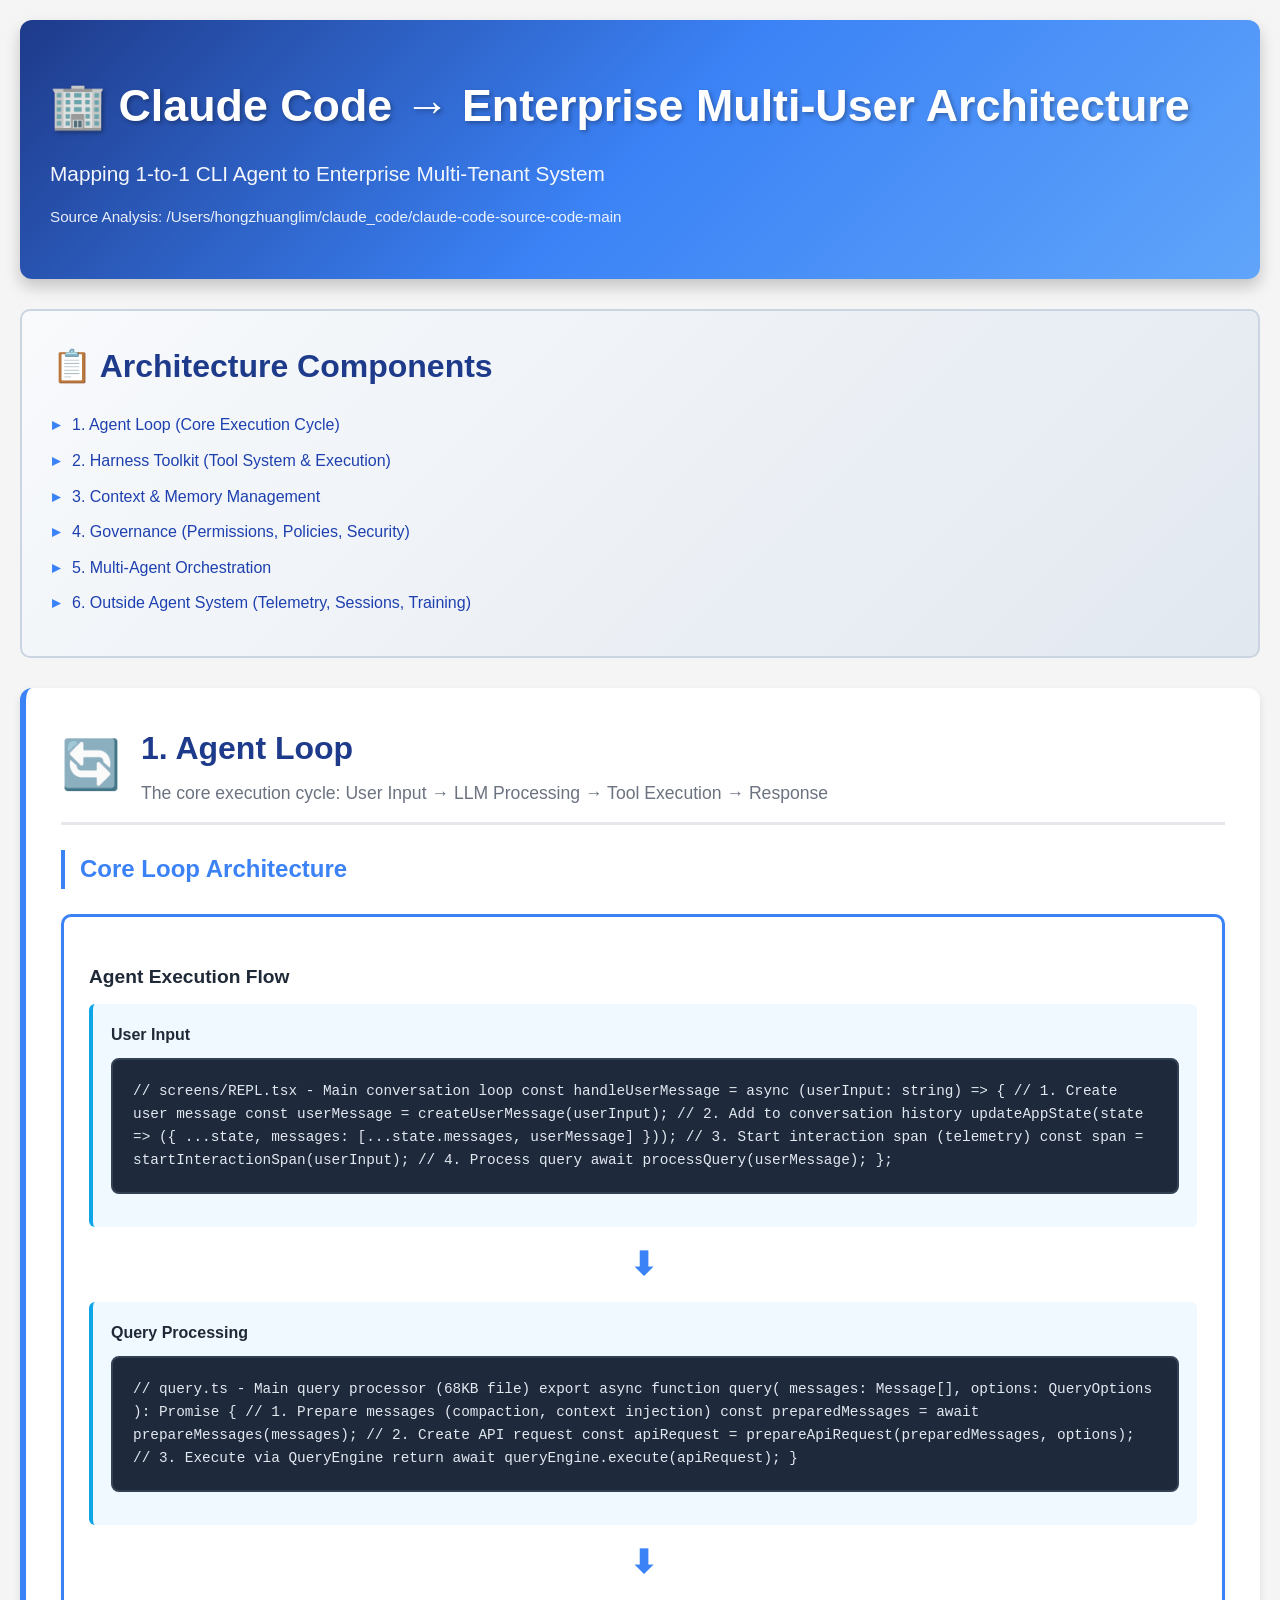
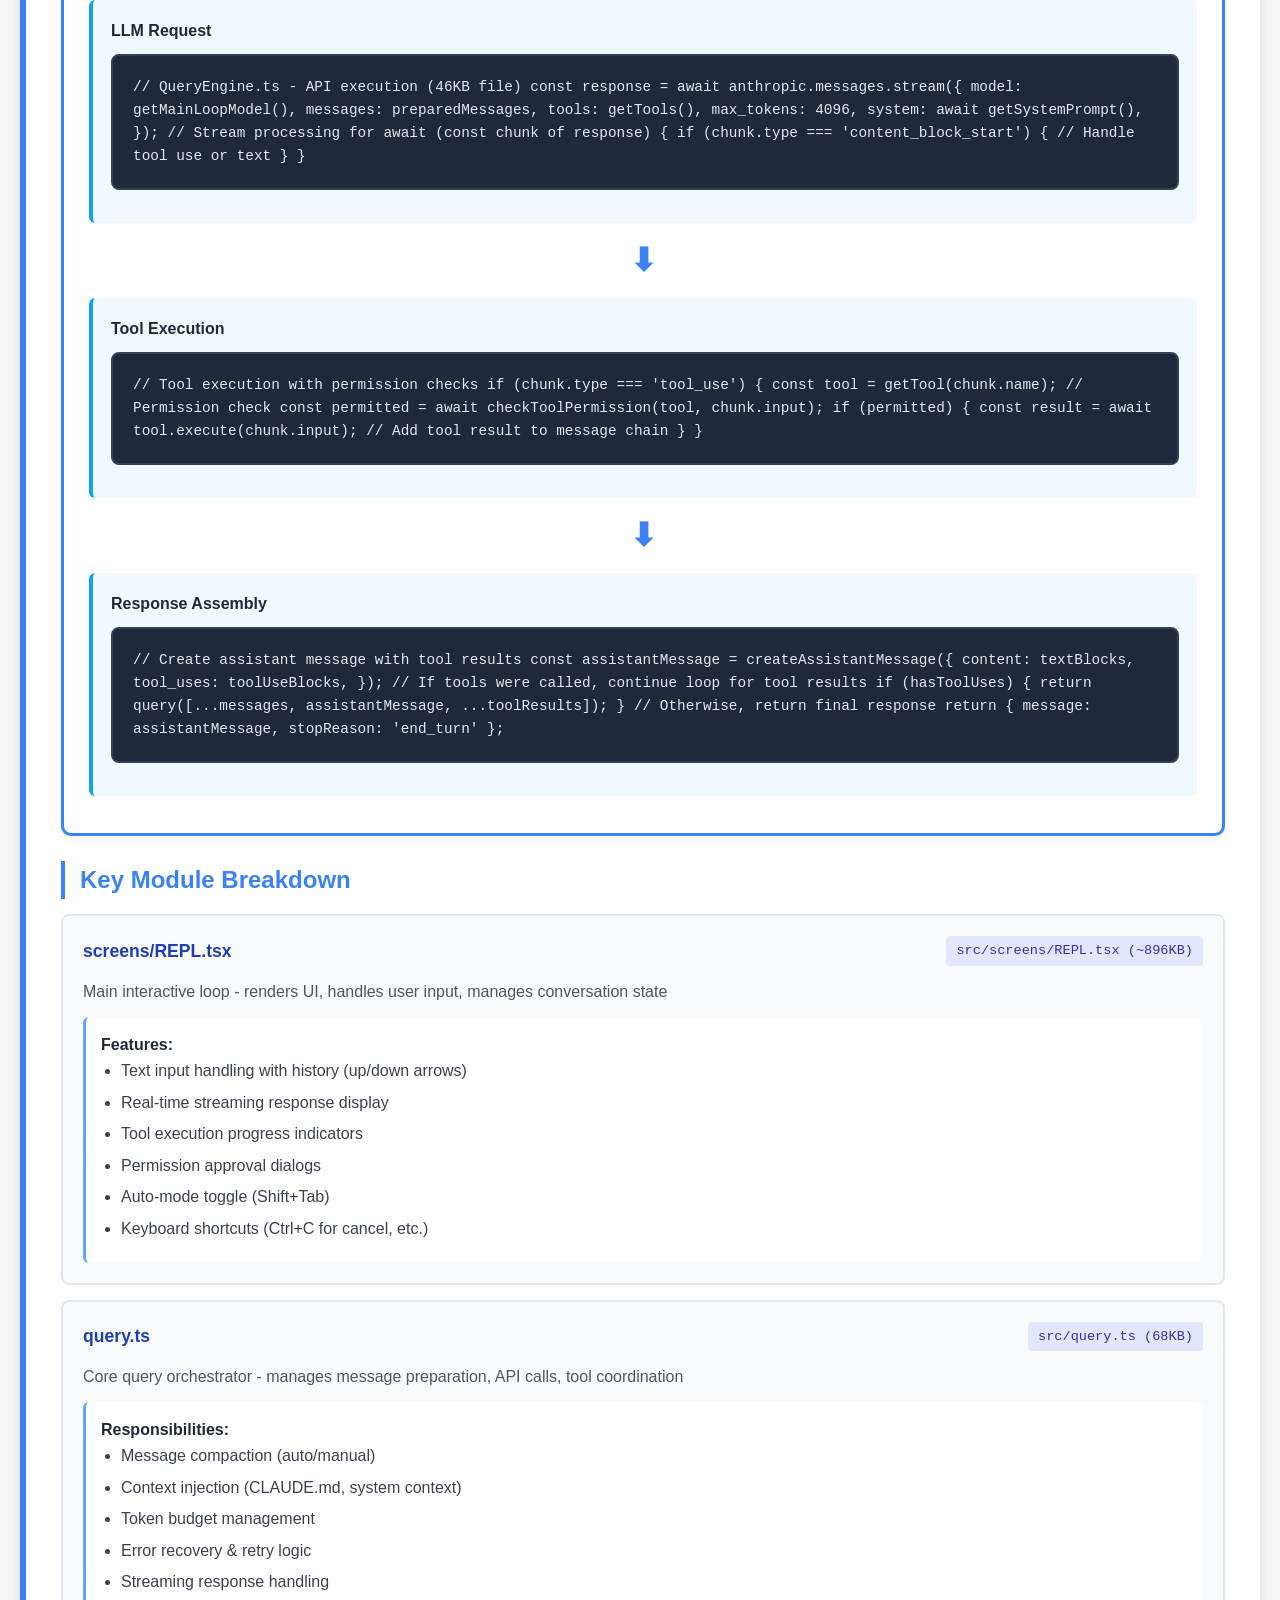
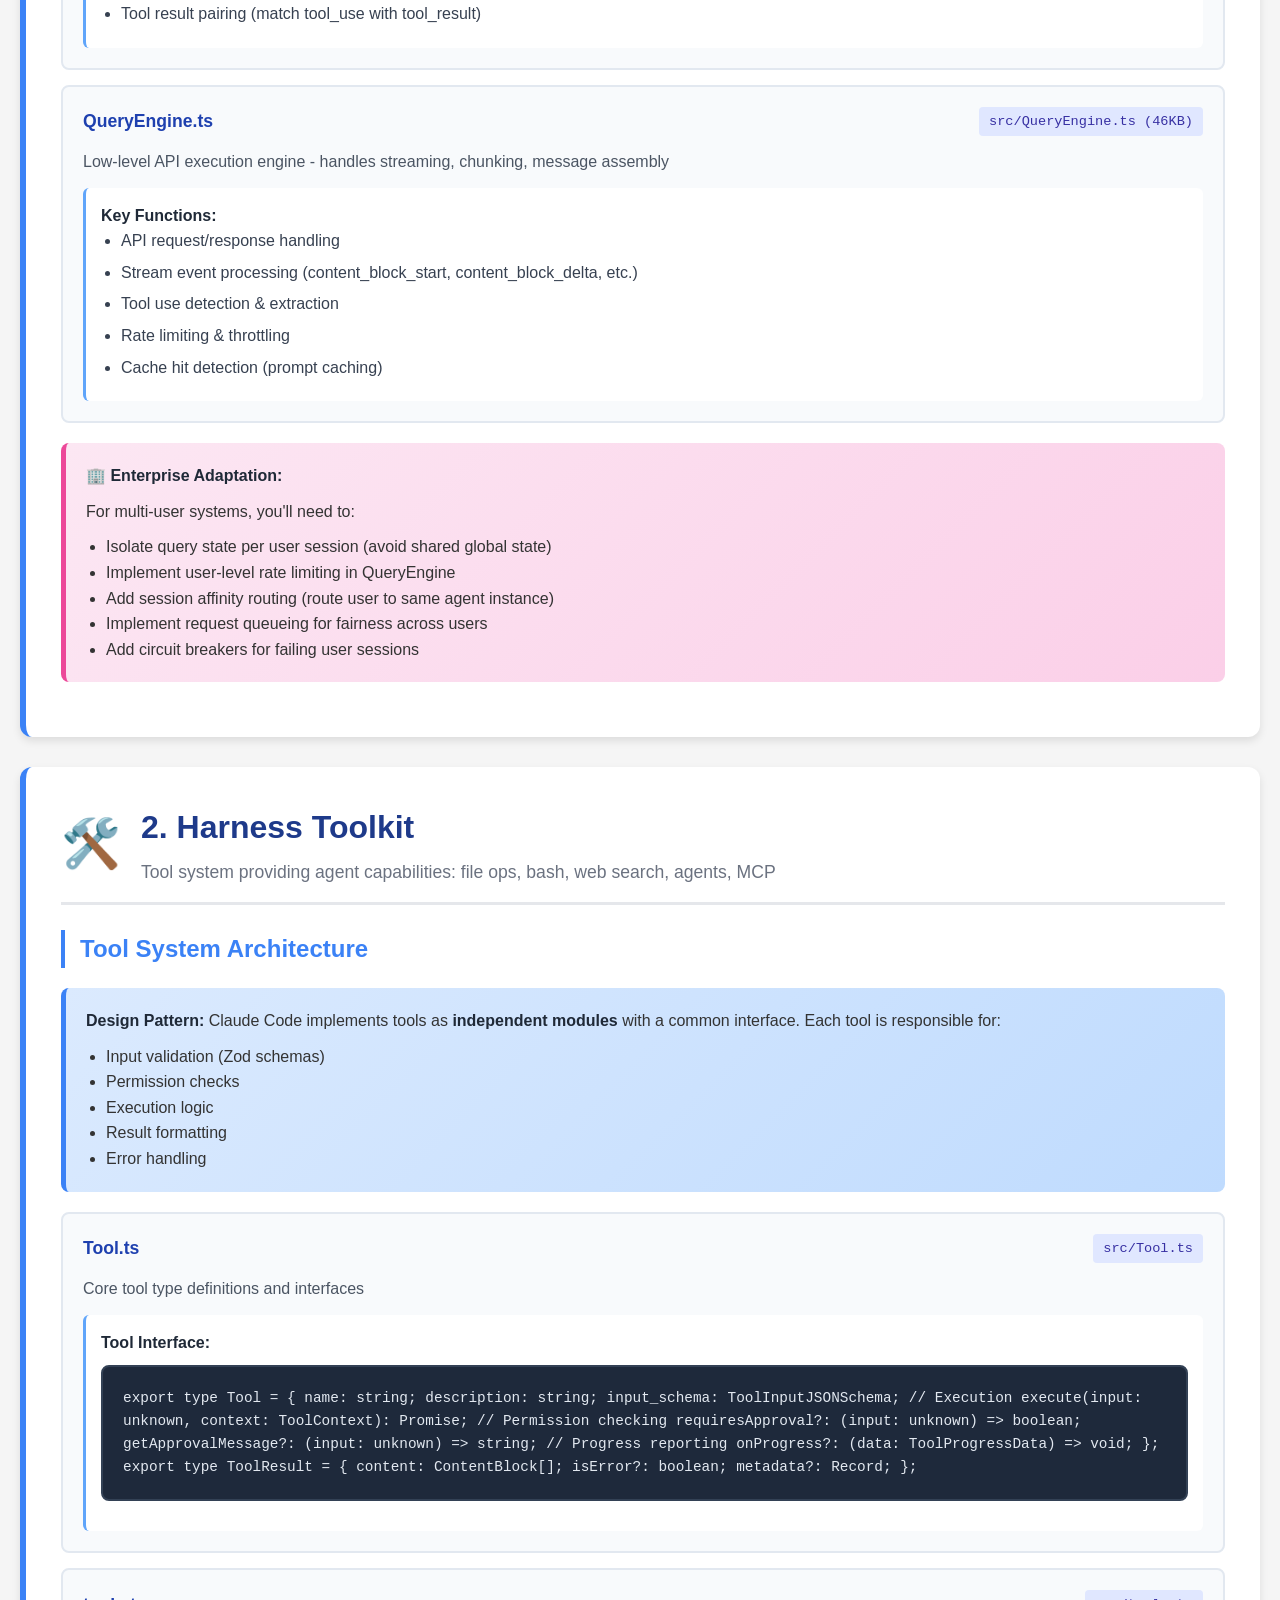
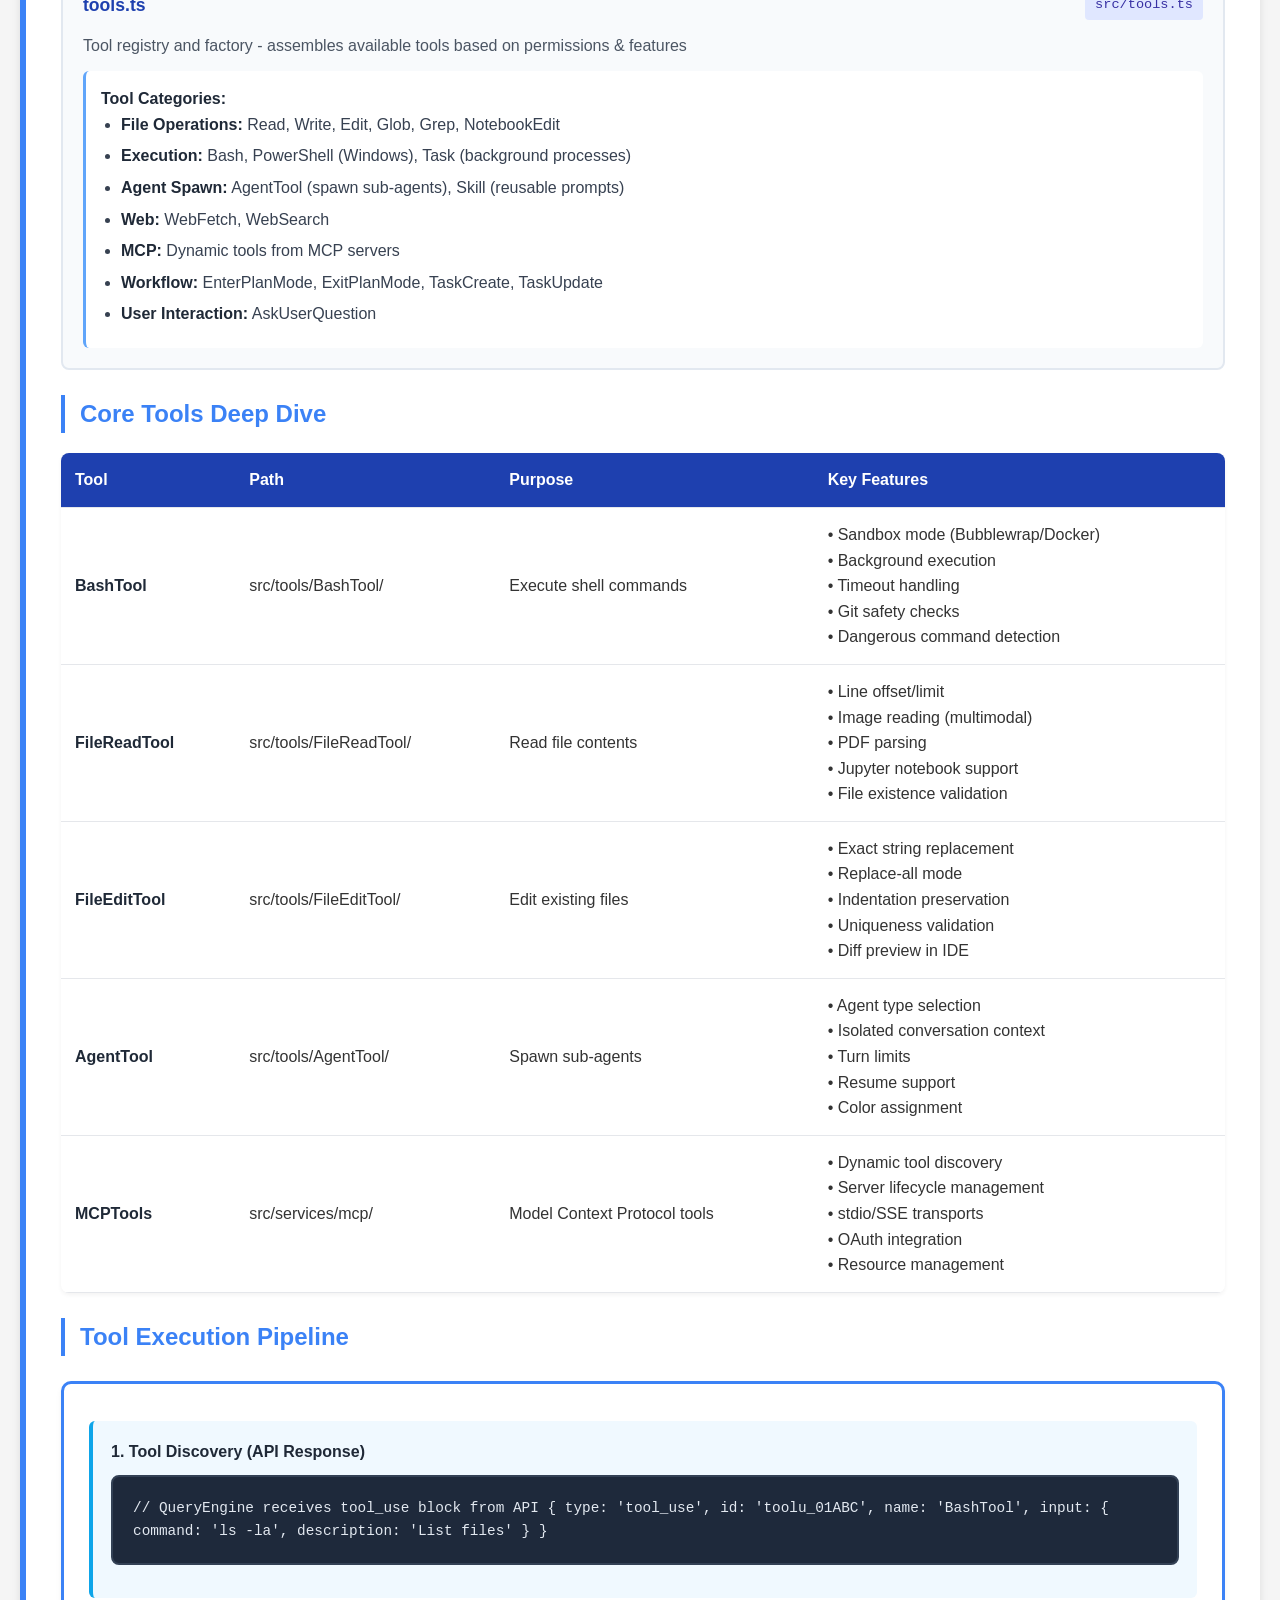
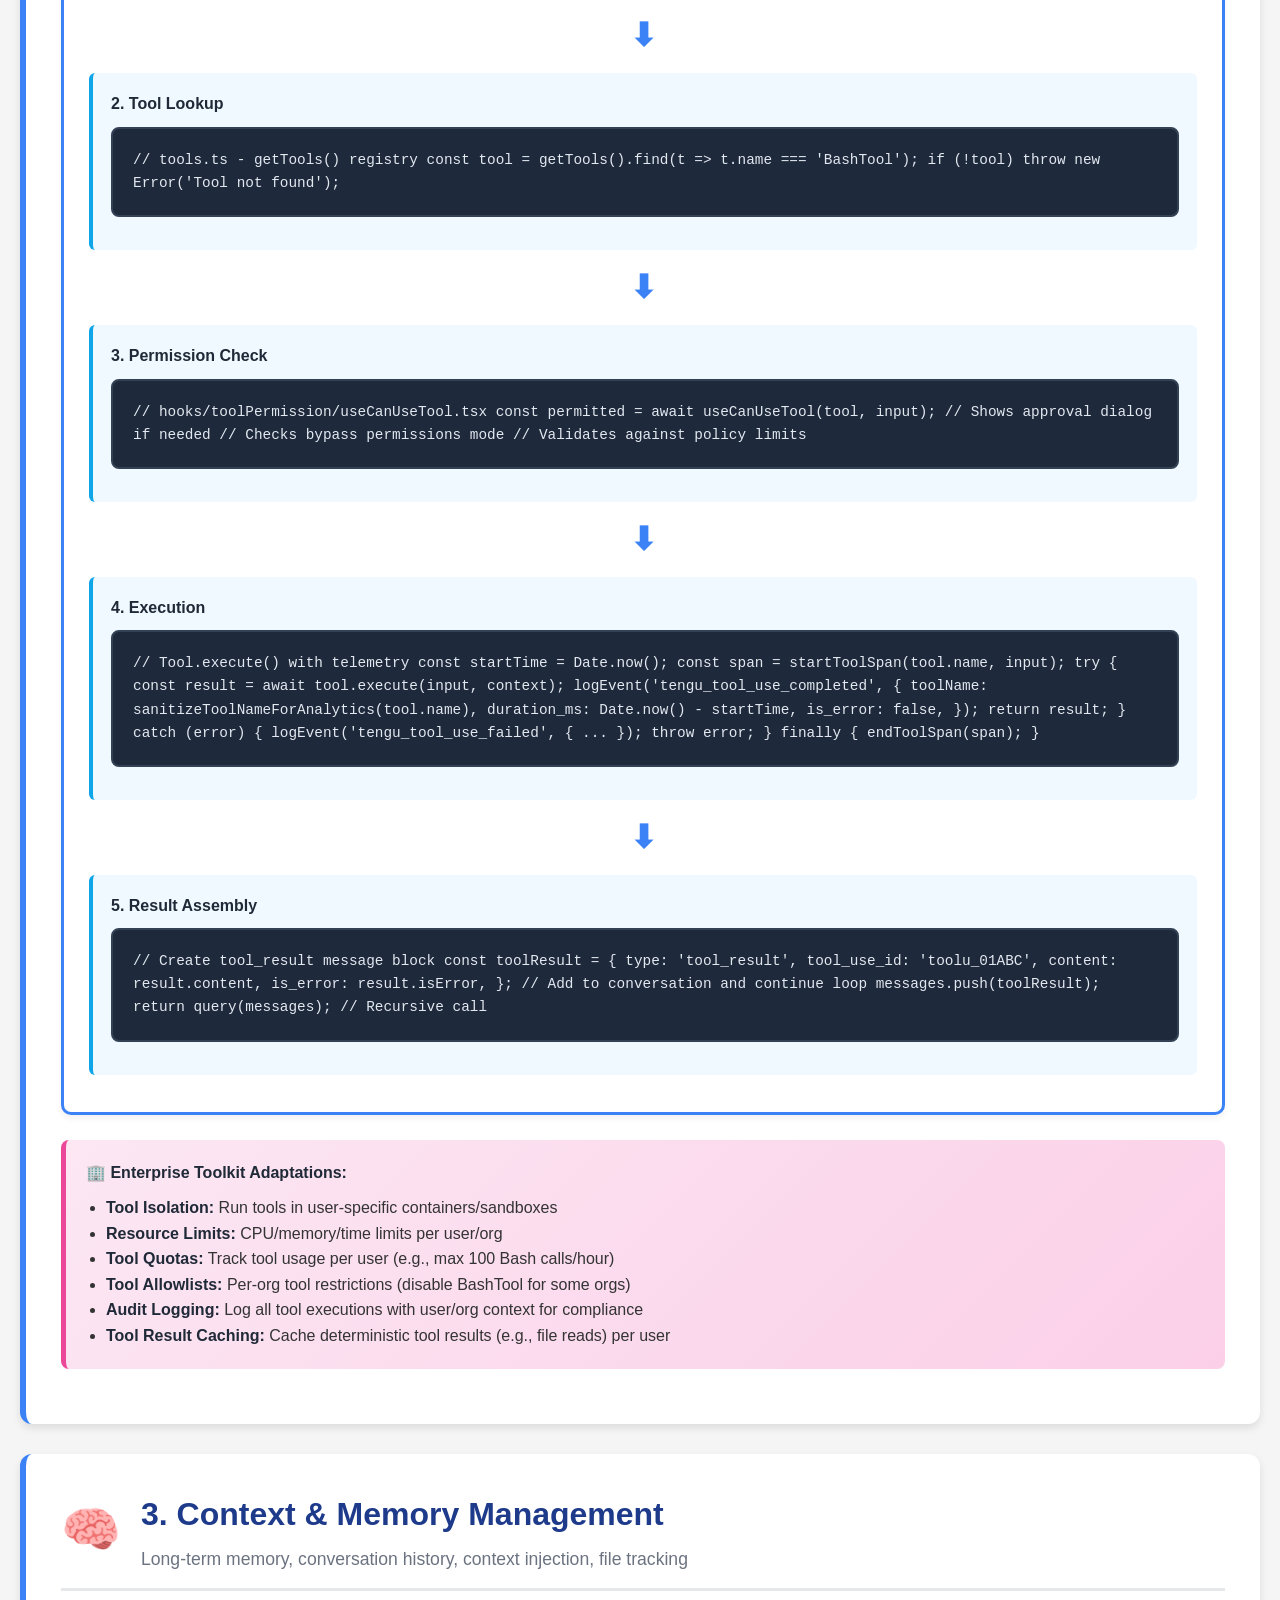
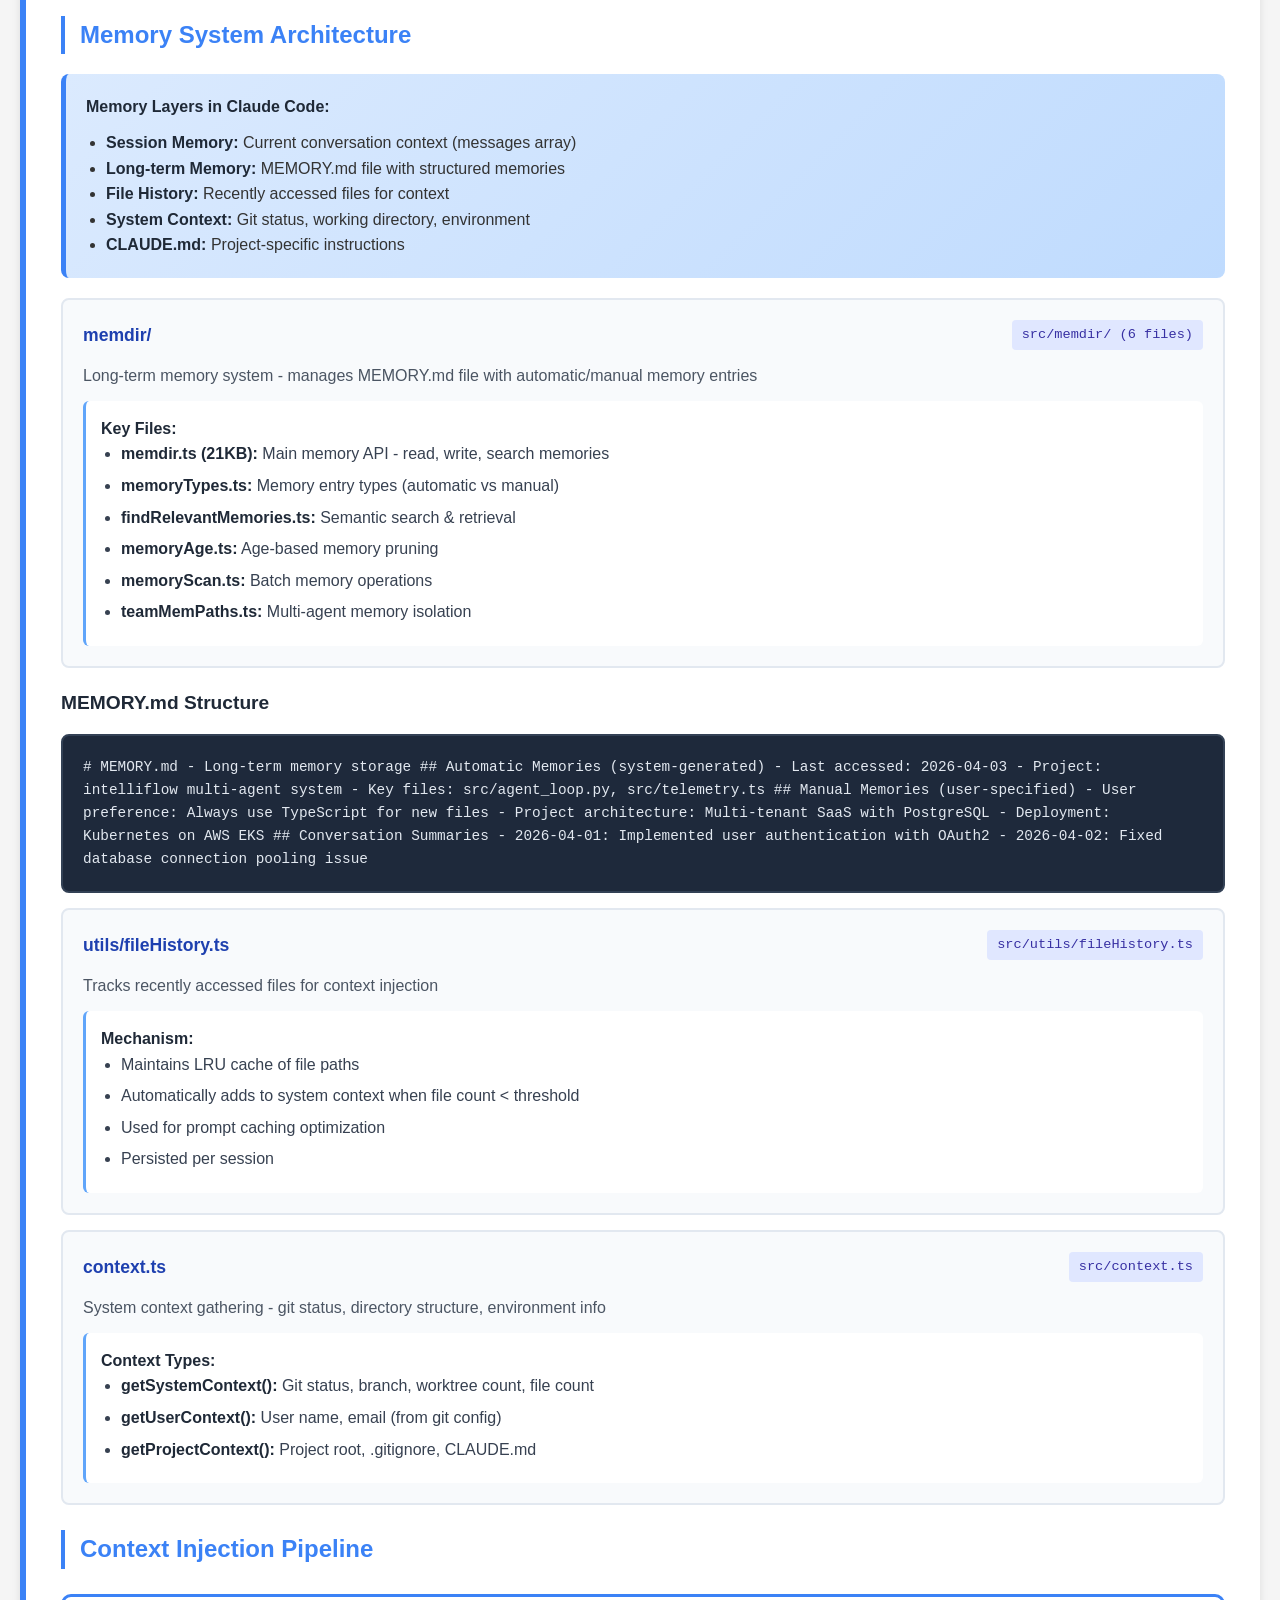
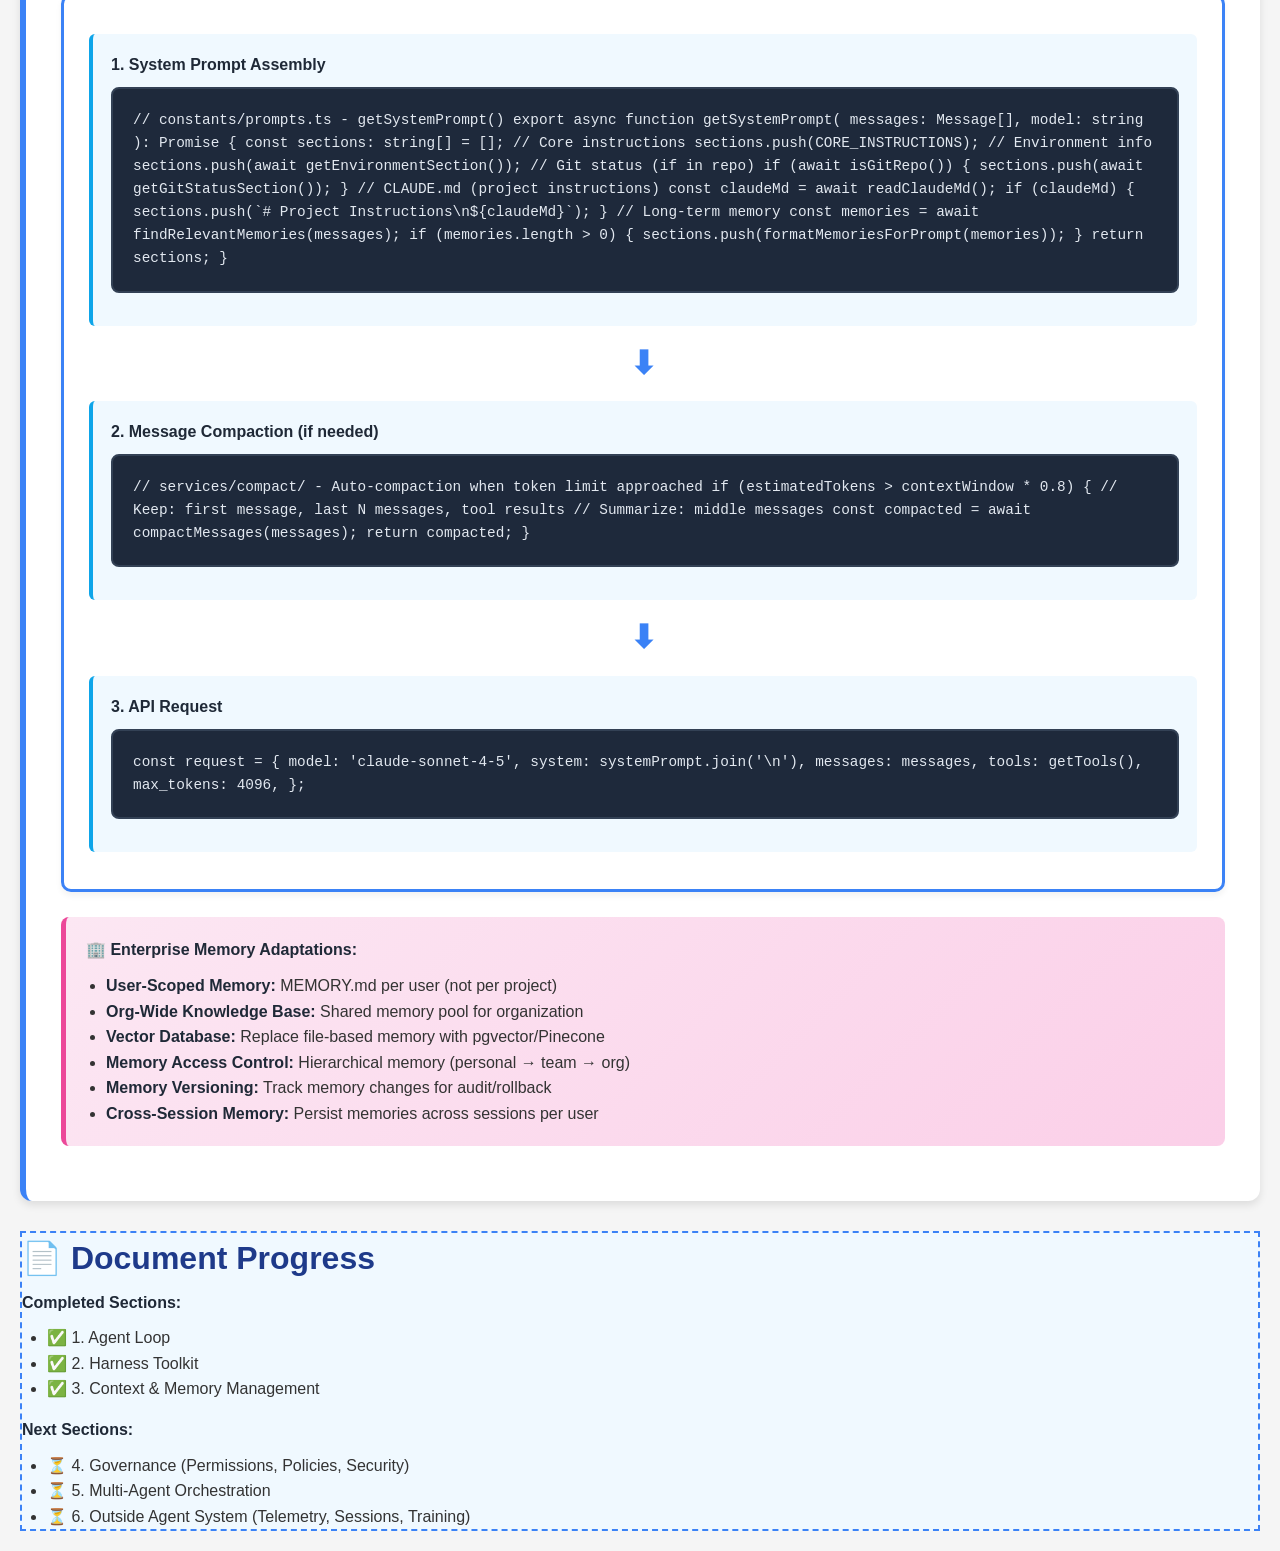
<file: learning/CLAUDE_CODE_ENTERPRISE_ARCHITECTURE.html>
<!DOCTYPE html>
<html lang="en">
<head>
    <meta charset="UTF-8">
    <meta name="viewport" content="width=device-width, initial-scale=1.0">
    <title>Claude Code → Enterprise Multi-User Architecture Mapping</title>
    <style>
        * {
            margin: 0;
            padding: 0;
            box-sizing: border-box;
        }
        body {
            font-family: -apple-system, BlinkMacSystemFont, 'Segoe UI', Roboto, sans-serif;
            line-height: 1.6;
            color: #333;
            background: #f5f5f5;
        }
        .container {
            max-width: 1600px;
            margin: 0 auto;
            padding: 20px;
        }
        header {
            background: linear-gradient(135deg, #1e3a8a 0%, #3b82f6 50%, #60a5fa 100%);
            color: white;
            padding: 50px 30px;
            border-radius: 12px;
            margin-bottom: 30px;
            box-shadow: 0 8px 16px rgba(0,0,0,0.2);
        }
        h1 {
            font-size: 2.8em;
            margin-bottom: 15px;
            text-shadow: 2px 2px 4px rgba(0,0,0,0.3);
        }
        .subtitle {
            font-size: 1.3em;
            opacity: 0.95;
            margin-top: 10px;
        }
        .architecture-category {
            background: white;
            padding: 35px;
            margin-bottom: 30px;
            border-radius: 12px;
            box-shadow: 0 4px 8px rgba(0,0,0,0.1);
            border-left: 6px solid #3b82f6;
        }
        .category-header {
            display: flex;
            align-items: center;
            margin-bottom: 25px;
            padding-bottom: 15px;
            border-bottom: 3px solid #e5e7eb;
        }
        .category-icon {
            font-size: 3em;
            margin-right: 20px;
        }
        .category-title {
            flex: 1;
        }
        h2 {
            color: #1e3a8a;
            font-size: 2em;
            margin-bottom: 5px;
        }
        .category-desc {
            color: #6b7280;
            font-size: 1.1em;
        }
        h3 {
            color: #3b82f6;
            margin: 25px 0 15px 0;
            font-size: 1.5em;
            border-left: 4px solid #3b82f6;
            padding-left: 15px;
        }
        h4 {
            color: #1f2937;
            margin: 20px 0 12px 0;
            font-size: 1.2em;
        }
        .module-box {
            background: #f8fafc;
            border: 2px solid #e2e8f0;
            border-radius: 8px;
            padding: 20px;
            margin: 15px 0;
        }
        .module-header {
            display: flex;
            justify-content: space-between;
            align-items: center;
            margin-bottom: 12px;
        }
        .module-name {
            font-weight: 700;
            font-size: 1.1em;
            color: #1e40af;
        }
        .module-path {
            font-family: 'Courier New', monospace;
            font-size: 0.85em;
            background: #e0e7ff;
            padding: 4px 10px;
            border-radius: 4px;
            color: #3730a3;
        }
        .module-desc {
            color: #4b5563;
            margin-bottom: 12px;
            line-height: 1.7;
        }
        .module-features {
            background: white;
            padding: 15px;
            border-radius: 6px;
            border-left: 3px solid #60a5fa;
        }
        .module-features ul {
            margin-left: 20px;
        }
        .module-features li {
            margin-bottom: 6px;
            color: #374151;
        }
        .code-block {
            background: #1e293b;
            color: #e2e8f0;
            padding: 20px;
            border-radius: 8px;
            overflow-x: auto;
            margin: 15px 0;
            font-family: 'Courier New', monospace;
            font-size: 0.9em;
            border: 2px solid #334155;
        }
        .highlight-box {
            background: linear-gradient(135deg, #fef3c7 0%, #fde68a 100%);
            padding: 20px;
            border-left: 5px solid #f59e0b;
            margin: 20px 0;
            border-radius: 8px;
        }
        .info-box {
            background: linear-gradient(135deg, #dbeafe 0%, #bfdbfe 100%);
            padding: 20px;
            border-left: 5px solid #3b82f6;
            margin: 20px 0;
            border-radius: 8px;
        }
        .warning-box {
            background: linear-gradient(135deg, #fed7aa 0%, #fdba74 100%);
            padding: 20px;
            border-left: 5px solid #f97316;
            margin: 20px 0;
            border-radius: 8px;
        }
        .success-box {
            background: linear-gradient(135deg, #d1fae5 0%, #a7f3d0 100%);
            padding: 20px;
            border-left: 5px solid #10b981;
            margin: 20px 0;
            border-radius: 8px;
        }
        .flow-diagram {
            background: white;
            border: 3px solid #3b82f6;
            padding: 25px;
            margin: 25px 0;
            border-radius: 10px;
            box-shadow: 0 4px 6px rgba(0,0,0,0.05);
        }
        .flow-step {
            background: #f0f9ff;
            padding: 18px;
            margin: 12px 0;
            border-radius: 6px;
            border-left: 4px solid #0ea5e9;
        }
        .arrow {
            text-align: center;
            color: #3b82f6;
            font-size: 2em;
            margin: 8px 0;
            font-weight: bold;
        }
        table {
            width: 100%;
            border-collapse: collapse;
            margin: 20px 0;
            background: white;
            border-radius: 8px;
            overflow: hidden;
            box-shadow: 0 2px 4px rgba(0,0,0,0.05);
        }
        th, td {
            padding: 14px;
            text-align: left;
            border-bottom: 1px solid #e5e7eb;
        }
        th {
            background: #1e40af;
            color: white;
            font-weight: 600;
        }
        tr:hover {
            background: #f9fafb;
        }
        .toc {
            background: linear-gradient(135deg, #f8fafc 0%, #e2e8f0 100%);
            padding: 30px;
            border-radius: 10px;
            margin-bottom: 30px;
            border: 2px solid #cbd5e1;
        }
        .toc h2 {
            margin-bottom: 20px;
        }
        .toc ul {
            list-style: none;
            margin-left: 0;
        }
        .toc li {
            margin-bottom: 10px;
            padding-left: 20px;
            position: relative;
        }
        .toc li:before {
            content: "▸";
            position: absolute;
            left: 0;
            color: #3b82f6;
            font-weight: bold;
        }
        .toc a {
            color: #1e40af;
            text-decoration: none;
            font-weight: 500;
        }
        .toc a:hover {
            text-decoration: underline;
            color: #3b82f6;
        }
        code {
            background: #f1f5f9;
            padding: 3px 8px;
            border-radius: 4px;
            font-family: 'Courier New', monospace;
            font-size: 0.9em;
            color: #1e40af;
        }
        .enterprise-note {
            background: linear-gradient(135deg, #fce7f3 0%, #fbcfe8 100%);
            padding: 20px;
            border-left: 5px solid #ec4899;
            margin: 20px 0;
            border-radius: 8px;
        }
        strong {
            color: #1f2937;
        }
    </style>
</head>
<body>
    <div class="container">
        <header>
            <h1>🏢 Claude Code → Enterprise Multi-User Architecture</h1>
            <p class="subtitle">Mapping 1-to-1 CLI Agent to Enterprise Multi-Tenant System</p>
            <p style="margin-top: 15px; font-size: 0.95em; opacity: 0.9;">
                Source Analysis: /Users/hongzhuanglim/claude_code/claude-code-source-code-main
            </p>
        </header>

        <div class="toc">
            <h2>📋 Architecture Components</h2>
            <ul>
                <li><a href="#agent-loop">1. Agent Loop (Core Execution Cycle)</a></li>
                <li><a href="#harness-toolkit">2. Harness Toolkit (Tool System & Execution)</a></li>
                <li><a href="#context-memory">3. Context & Memory Management</a></li>
                <li><a href="#governance">4. Governance (Permissions, Policies, Security)</a></li>
                <li><a href="#multi-agent">5. Multi-Agent Orchestration</a></li>
                <li><a href="#outside-agent">6. Outside Agent System (Telemetry, Sessions, Training)</a></li>
            </ul>
        </div>

        <!-- AGENT LOOP -->
        <div id="agent-loop" class="architecture-category">
            <div class="category-header">
                <div class="category-icon">🔄</div>
                <div class="category-title">
                    <h2>1. Agent Loop</h2>
                    <p class="category-desc">The core execution cycle: User Input → LLM Processing → Tool Execution → Response</p>
                </div>
            </div>

            <h3>Core Loop Architecture</h3>

            <div class="flow-diagram">
                <h4>Agent Execution Flow</h4>
                <div class="flow-step">
                    <strong>User Input</strong>
                    <div class="code-block" style="margin-top: 10px;">
// screens/REPL.tsx - Main conversation loop
const handleUserMessage = async (userInput: string) => {
  // 1. Create user message
  const userMessage = createUserMessage(userInput);

  // 2. Add to conversation history
  updateAppState(state => ({
    ...state,
    messages: [...state.messages, userMessage]
  }));

  // 3. Start interaction span (telemetry)
  const span = startInteractionSpan(userInput);

  // 4. Process query
  await processQuery(userMessage);
};
                    </div>
                </div>
                <div class="arrow">⬇</div>
                <div class="flow-step">
                    <strong>Query Processing</strong>
                    <div class="code-block" style="margin-top: 10px;">
// query.ts - Main query processor (68KB file)
export async function query(
  messages: Message[],
  options: QueryOptions
): Promise<QueryResult> {
  // 1. Prepare messages (compaction, context injection)
  const preparedMessages = await prepareMessages(messages);

  // 2. Create API request
  const apiRequest = prepareApiRequest(preparedMessages, options);

  // 3. Execute via QueryEngine
  return await queryEngine.execute(apiRequest);
}
                    </div>
                </div>
                <div class="arrow">⬇</div>
                <div class="flow-step">
                    <strong>LLM Request</strong>
                    <div class="code-block" style="margin-top: 10px;">
// QueryEngine.ts - API execution (46KB file)
const response = await anthropic.messages.stream({
  model: getMainLoopModel(),
  messages: preparedMessages,
  tools: getTools(),
  max_tokens: 4096,
  system: await getSystemPrompt(),
});

// Stream processing
for await (const chunk of response) {
  if (chunk.type === 'content_block_start') {
    // Handle tool use or text
  }
}
                    </div>
                </div>
                <div class="arrow">⬇</div>
                <div class="flow-step">
                    <strong>Tool Execution</strong>
                    <div class="code-block" style="margin-top: 10px;">
// Tool execution with permission checks
if (chunk.type === 'tool_use') {
  const tool = getTool(chunk.name);

  // Permission check
  const permitted = await checkToolPermission(tool, chunk.input);

  if (permitted) {
    const result = await tool.execute(chunk.input);
    // Add tool result to message chain
  }
}
                    </div>
                </div>
                <div class="arrow">⬇</div>
                <div class="flow-step">
                    <strong>Response Assembly</strong>
                    <div class="code-block" style="margin-top: 10px;">
// Create assistant message with tool results
const assistantMessage = createAssistantMessage({
  content: textBlocks,
  tool_uses: toolUseBlocks,
});

// If tools were called, continue loop for tool results
if (hasToolUses) {
  return query([...messages, assistantMessage, ...toolResults]);
}

// Otherwise, return final response
return { message: assistantMessage, stopReason: 'end_turn' };
                    </div>
                </div>
            </div>

            <h3>Key Module Breakdown</h3>

            <div class="module-box">
                <div class="module-header">
                    <span class="module-name">screens/REPL.tsx</span>
                    <span class="module-path">src/screens/REPL.tsx (~896KB)</span>
                </div>
                <div class="module-desc">
                    Main interactive loop - renders UI, handles user input, manages conversation state
                </div>
                <div class="module-features">
                    <strong>Features:</strong>
                    <ul>
                        <li>Text input handling with history (up/down arrows)</li>
                        <li>Real-time streaming response display</li>
                        <li>Tool execution progress indicators</li>
                        <li>Permission approval dialogs</li>
                        <li>Auto-mode toggle (Shift+Tab)</li>
                        <li>Keyboard shortcuts (Ctrl+C for cancel, etc.)</li>
                    </ul>
                </div>
            </div>

            <div class="module-box">
                <div class="module-header">
                    <span class="module-name">query.ts</span>
                    <span class="module-path">src/query.ts (68KB)</span>
                </div>
                <div class="module-desc">
                    Core query orchestrator - manages message preparation, API calls, tool coordination
                </div>
                <div class="module-features">
                    <strong>Responsibilities:</strong>
                    <ul>
                        <li>Message compaction (auto/manual)</li>
                        <li>Context injection (CLAUDE.md, system context)</li>
                        <li>Token budget management</li>
                        <li>Error recovery & retry logic</li>
                        <li>Streaming response handling</li>
                        <li>Tool result pairing (match tool_use with tool_result)</li>
                    </ul>
                </div>
            </div>

            <div class="module-box">
                <div class="module-header">
                    <span class="module-name">QueryEngine.ts</span>
                    <span class="module-path">src/QueryEngine.ts (46KB)</span>
                </div>
                <div class="module-desc">
                    Low-level API execution engine - handles streaming, chunking, message assembly
                </div>
                <div class="module-features">
                    <strong>Key Functions:</strong>
                    <ul>
                        <li>API request/response handling</li>
                        <li>Stream event processing (content_block_start, content_block_delta, etc.)</li>
                        <li>Tool use detection & extraction</li>
                        <li>Rate limiting & throttling</li>
                        <li>Cache hit detection (prompt caching)</li>
                    </ul>
                </div>
            </div>

            <div class="enterprise-note">
                <strong>🏢 Enterprise Adaptation:</strong>
                <p style="margin-top: 10px;">For multi-user systems, you'll need to:</p>
                <ul style="margin-top: 10px; margin-left: 20px;">
                    <li>Isolate query state per user session (avoid shared global state)</li>
                    <li>Implement user-level rate limiting in QueryEngine</li>
                    <li>Add session affinity routing (route user to same agent instance)</li>
                    <li>Implement request queueing for fairness across users</li>
                    <li>Add circuit breakers for failing user sessions</li>
                </ul>
            </div>
        </div>

        <!-- HARNESS TOOLKIT -->
        <div id="harness-toolkit" class="architecture-category">
            <div class="category-header">
                <div class="category-icon">🛠️</div>
                <div class="category-title">
                    <h2>2. Harness Toolkit</h2>
                    <p class="category-desc">Tool system providing agent capabilities: file ops, bash, web search, agents, MCP</p>
                </div>
            </div>

            <h3>Tool System Architecture</h3>

            <div class="info-box">
                <strong>Design Pattern:</strong> Claude Code implements tools as <strong>independent modules</strong> with a common interface. Each tool is responsible for:
                <ul style="margin-top: 10px; margin-left: 20px;">
                    <li>Input validation (Zod schemas)</li>
                    <li>Permission checks</li>
                    <li>Execution logic</li>
                    <li>Result formatting</li>
                    <li>Error handling</li>
                </ul>
            </div>

            <div class="module-box">
                <div class="module-header">
                    <span class="module-name">Tool.ts</span>
                    <span class="module-path">src/Tool.ts</span>
                </div>
                <div class="module-desc">
                    Core tool type definitions and interfaces
                </div>
                <div class="module-features">
                    <strong>Tool Interface:</strong>
                    <div class="code-block" style="margin-top: 10px;">
export type Tool = {
  name: string;
  description: string;
  input_schema: ToolInputJSONSchema;

  // Execution
  execute(input: unknown, context: ToolContext): Promise<ToolResult>;

  // Permission checking
  requiresApproval?: (input: unknown) => boolean;
  getApprovalMessage?: (input: unknown) => string;

  // Progress reporting
  onProgress?: (data: ToolProgressData) => void;
};

export type ToolResult = {
  content: ContentBlock[];
  isError?: boolean;
  metadata?: Record<string, unknown>;
};
                    </div>
                </div>
            </div>

            <div class="module-box">
                <div class="module-header">
                    <span class="module-name">tools.ts</span>
                    <span class="module-path">src/tools.ts</span>
                </div>
                <div class="module-desc">
                    Tool registry and factory - assembles available tools based on permissions & features
                </div>
                <div class="module-features">
                    <strong>Tool Categories:</strong>
                    <ul>
                        <li><strong>File Operations:</strong> Read, Write, Edit, Glob, Grep, NotebookEdit</li>
                        <li><strong>Execution:</strong> Bash, PowerShell (Windows), Task (background processes)</li>
                        <li><strong>Agent Spawn:</strong> AgentTool (spawn sub-agents), Skill (reusable prompts)</li>
                        <li><strong>Web:</strong> WebFetch, WebSearch</li>
                        <li><strong>MCP:</strong> Dynamic tools from MCP servers</li>
                        <li><strong>Workflow:</strong> EnterPlanMode, ExitPlanMode, TaskCreate, TaskUpdate</li>
                        <li><strong>User Interaction:</strong> AskUserQuestion</li>
                    </ul>
                </div>
            </div>

            <h3>Core Tools Deep Dive</h3>

            <table>
                <tr>
                    <th>Tool</th>
                    <th>Path</th>
                    <th>Purpose</th>
                    <th>Key Features</th>
                </tr>
                <tr>
                    <td><strong>BashTool</strong></td>
                    <td>src/tools/BashTool/</td>
                    <td>Execute shell commands</td>
                    <td>
                        • Sandbox mode (Bubblewrap/Docker)<br>
                        • Background execution<br>
                        • Timeout handling<br>
                        • Git safety checks<br>
                        • Dangerous command detection
                    </td>
                </tr>
                <tr>
                    <td><strong>FileReadTool</strong></td>
                    <td>src/tools/FileReadTool/</td>
                    <td>Read file contents</td>
                    <td>
                        • Line offset/limit<br>
                        • Image reading (multimodal)<br>
                        • PDF parsing<br>
                        • Jupyter notebook support<br>
                        • File existence validation
                    </td>
                </tr>
                <tr>
                    <td><strong>FileEditTool</strong></td>
                    <td>src/tools/FileEditTool/</td>
                    <td>Edit existing files</td>
                    <td>
                        • Exact string replacement<br>
                        • Replace-all mode<br>
                        • Indentation preservation<br>
                        • Uniqueness validation<br>
                        • Diff preview in IDE
                    </td>
                </tr>
                <tr>
                    <td><strong>AgentTool</strong></td>
                    <td>src/tools/AgentTool/</td>
                    <td>Spawn sub-agents</td>
                    <td>
                        • Agent type selection<br>
                        • Isolated conversation context<br>
                        • Turn limits<br>
                        • Resume support<br>
                        • Color assignment
                    </td>
                </tr>
                <tr>
                    <td><strong>MCPTools</strong></td>
                    <td>src/services/mcp/</td>
                    <td>Model Context Protocol tools</td>
                    <td>
                        • Dynamic tool discovery<br>
                        • Server lifecycle management<br>
                        • stdio/SSE transports<br>
                        • OAuth integration<br>
                        • Resource management
                    </td>
                </tr>
            </table>

            <h3>Tool Execution Pipeline</h3>

            <div class="flow-diagram">
                <div class="flow-step">
                    <strong>1. Tool Discovery (API Response)</strong>
                    <div class="code-block" style="margin-top: 10px;">
// QueryEngine receives tool_use block from API
{
  type: 'tool_use',
  id: 'toolu_01ABC',
  name: 'BashTool',
  input: { command: 'ls -la', description: 'List files' }
}
                    </div>
                </div>
                <div class="arrow">⬇</div>
                <div class="flow-step">
                    <strong>2. Tool Lookup</strong>
                    <div class="code-block" style="margin-top: 10px;">
// tools.ts - getTools() registry
const tool = getTools().find(t => t.name === 'BashTool');
if (!tool) throw new Error('Tool not found');
                    </div>
                </div>
                <div class="arrow">⬇</div>
                <div class="flow-step">
                    <strong>3. Permission Check</strong>
                    <div class="code-block" style="margin-top: 10px;">
// hooks/toolPermission/useCanUseTool.tsx
const permitted = await useCanUseTool(tool, input);
// Shows approval dialog if needed
// Checks bypass permissions mode
// Validates against policy limits
                    </div>
                </div>
                <div class="arrow">⬇</div>
                <div class="flow-step">
                    <strong>4. Execution</strong>
                    <div class="code-block" style="margin-top: 10px;">
// Tool.execute() with telemetry
const startTime = Date.now();
const span = startToolSpan(tool.name, input);

try {
  const result = await tool.execute(input, context);
  logEvent('tengu_tool_use_completed', {
    toolName: sanitizeToolNameForAnalytics(tool.name),
    duration_ms: Date.now() - startTime,
    is_error: false,
  });
  return result;
} catch (error) {
  logEvent('tengu_tool_use_failed', { ... });
  throw error;
} finally {
  endToolSpan(span);
}
                    </div>
                </div>
                <div class="arrow">⬇</div>
                <div class="flow-step">
                    <strong>5. Result Assembly</strong>
                    <div class="code-block" style="margin-top: 10px;">
// Create tool_result message block
const toolResult = {
  type: 'tool_result',
  tool_use_id: 'toolu_01ABC',
  content: result.content,
  is_error: result.isError,
};

// Add to conversation and continue loop
messages.push(toolResult);
return query(messages); // Recursive call
                    </div>
                </div>
            </div>

            <div class="enterprise-note">
                <strong>🏢 Enterprise Toolkit Adaptations:</strong>
                <ul style="margin-top: 10px; margin-left: 20px;">
                    <li><strong>Tool Isolation:</strong> Run tools in user-specific containers/sandboxes</li>
                    <li><strong>Resource Limits:</strong> CPU/memory/time limits per user/org</li>
                    <li><strong>Tool Quotas:</strong> Track tool usage per user (e.g., max 100 Bash calls/hour)</li>
                    <li><strong>Tool Allowlists:</strong> Per-org tool restrictions (disable BashTool for some orgs)</li>
                    <li><strong>Audit Logging:</strong> Log all tool executions with user/org context for compliance</li>
                    <li><strong>Tool Result Caching:</strong> Cache deterministic tool results (e.g., file reads) per user</li>
                </ul>
            </div>
        </div>

        <!-- CONTEXT & MEMORY -->
        <div id="context-memory" class="architecture-category">
            <div class="category-header">
                <div class="category-icon">🧠</div>
                <div class="category-title">
                    <h2>3. Context & Memory Management</h2>
                    <p class="category-desc">Long-term memory, conversation history, context injection, file tracking</p>
                </div>
            </div>

            <h3>Memory System Architecture</h3>

            <div class="info-box">
                <strong>Memory Layers in Claude Code:</strong>
                <ul style="margin-top: 10px; margin-left: 20px;">
                    <li><strong>Session Memory:</strong> Current conversation context (messages array)</li>
                    <li><strong>Long-term Memory:</strong> MEMORY.md file with structured memories</li>
                    <li><strong>File History:</strong> Recently accessed files for context</li>
                    <li><strong>System Context:</strong> Git status, working directory, environment</li>
                    <li><strong>CLAUDE.md:</strong> Project-specific instructions</li>
                </ul>
            </div>

            <div class="module-box">
                <div class="module-header">
                    <span class="module-name">memdir/</span>
                    <span class="module-path">src/memdir/ (6 files)</span>
                </div>
                <div class="module-desc">
                    Long-term memory system - manages MEMORY.md file with automatic/manual memory entries
                </div>
                <div class="module-features">
                    <strong>Key Files:</strong>
                    <ul>
                        <li><strong>memdir.ts (21KB):</strong> Main memory API - read, write, search memories</li>
                        <li><strong>memoryTypes.ts:</strong> Memory entry types (automatic vs manual)</li>
                        <li><strong>findRelevantMemories.ts:</strong> Semantic search & retrieval</li>
                        <li><strong>memoryAge.ts:</strong> Age-based memory pruning</li>
                        <li><strong>memoryScan.ts:</strong> Batch memory operations</li>
                        <li><strong>teamMemPaths.ts:</strong> Multi-agent memory isolation</li>
                    </ul>
                </div>
            </div>

            <h4>MEMORY.md Structure</h4>

            <div class="code-block">
# MEMORY.md - Long-term memory storage

## Automatic Memories (system-generated)
- Last accessed: 2026-04-03
- Project: intelliflow multi-agent system
- Key files: src/agent_loop.py, src/telemetry.ts

## Manual Memories (user-specified)
- User preference: Always use TypeScript for new files
- Project architecture: Multi-tenant SaaS with PostgreSQL
- Deployment: Kubernetes on AWS EKS

## Conversation Summaries
- 2026-04-01: Implemented user authentication with OAuth2
- 2026-04-02: Fixed database connection pooling issue
            </div>

            <div class="module-box">
                <div class="module-header">
                    <span class="module-name">utils/fileHistory.ts</span>
                    <span class="module-path">src/utils/fileHistory.ts</span>
                </div>
                <div class="module-desc">
                    Tracks recently accessed files for context injection
                </div>
                <div class="module-features">
                    <strong>Mechanism:</strong>
                    <ul>
                        <li>Maintains LRU cache of file paths</li>
                        <li>Automatically adds to system context when file count < threshold</li>
                        <li>Used for prompt caching optimization</li>
                        <li>Persisted per session</li>
                    </ul>
                </div>
            </div>

            <div class="module-box">
                <div class="module-header">
                    <span class="module-name">context.ts</span>
                    <span class="module-path">src/context.ts</span>
                </div>
                <div class="module-desc">
                    System context gathering - git status, directory structure, environment info
                </div>
                <div class="module-features">
                    <strong>Context Types:</strong>
                    <ul>
                        <li><strong>getSystemContext():</strong> Git status, branch, worktree count, file count</li>
                        <li><strong>getUserContext():</strong> User name, email (from git config)</li>
                        <li><strong>getProjectContext():</strong> Project root, .gitignore, CLAUDE.md</li>
                    </ul>
                </div>
            </div>

            <h3>Context Injection Pipeline</h3>

            <div class="flow-diagram">
                <div class="flow-step">
                    <strong>1. System Prompt Assembly</strong>
                    <div class="code-block" style="margin-top: 10px;">
// constants/prompts.ts - getSystemPrompt()
export async function getSystemPrompt(
  messages: Message[],
  model: string
): Promise<string[]> {
  const sections: string[] = [];

  // Core instructions
  sections.push(CORE_INSTRUCTIONS);

  // Environment info
  sections.push(await getEnvironmentSection());

  // Git status (if in repo)
  if (await isGitRepo()) {
    sections.push(await getGitStatusSection());
  }

  // CLAUDE.md (project instructions)
  const claudeMd = await readClaudeMd();
  if (claudeMd) {
    sections.push(`# Project Instructions\n${claudeMd}`);
  }

  // Long-term memory
  const memories = await findRelevantMemories(messages);
  if (memories.length > 0) {
    sections.push(formatMemoriesForPrompt(memories));
  }

  return sections;
}
                    </div>
                </div>
                <div class="arrow">⬇</div>
                <div class="flow-step">
                    <strong>2. Message Compaction (if needed)</strong>
                    <div class="code-block" style="margin-top: 10px;">
// services/compact/ - Auto-compaction when token limit approached
if (estimatedTokens > contextWindow * 0.8) {
  // Keep: first message, last N messages, tool results
  // Summarize: middle messages
  const compacted = await compactMessages(messages);
  return compacted;
}
                    </div>
                </div>
                <div class="arrow">⬇</div>
                <div class="flow-step">
                    <strong>3. API Request</strong>
                    <div class="code-block" style="margin-top: 10px;">
const request = {
  model: 'claude-sonnet-4-5',
  system: systemPrompt.join('\n'),
  messages: messages,
  tools: getTools(),
  max_tokens: 4096,
};
                    </div>
                </div>
            </div>

            <div class="enterprise-note">
                <strong>🏢 Enterprise Memory Adaptations:</strong>
                <ul style="margin-top: 10px; margin-left: 20px;">
                    <li><strong>User-Scoped Memory:</strong> MEMORY.md per user (not per project)</li>
                    <li><strong>Org-Wide Knowledge Base:</strong> Shared memory pool for organization</li>
                    <li><strong>Vector Database:</strong> Replace file-based memory with pgvector/Pinecone</li>
                    <li><strong>Memory Access Control:</strong> Hierarchical memory (personal → team → org)</li>
                    <li><strong>Memory Versioning:</strong> Track memory changes for audit/rollback</li>
                    <li><strong>Cross-Session Memory:</strong> Persist memories across sessions per user</li>
                </ul>
            </div>
        </div>

        <div class="section" style="background: #f0f9ff; border: 2px dashed #3b82f6;">
            <h2>📄 Document Progress</h2>
            <p><strong>Completed Sections:</strong></p>
            <ul style="margin-left: 25px; margin-top: 10px;">
                <li>✅ 1. Agent Loop</li>
                <li>✅ 2. Harness Toolkit</li>
                <li>✅ 3. Context & Memory Management</li>
            </ul>
            <p style="margin-top: 15px;"><strong>Next Sections:</strong></p>
            <ul style="margin-left: 25px; margin-top: 10px;">
                <li>⏳ 4. Governance (Permissions, Policies, Security)</li>
                <li>⏳ 5. Multi-Agent Orchestration</li>
                <li>⏳ 6. Outside Agent System (Telemetry, Sessions, Training)</li>
            </ul>
        </div>
    </div>
</body>
</html>
</file>
<file: prototype-1-geocities-aidai/style.css>
/* ============================================
   GEOCITIES REVIVAL - AI DAI HOMEPAGE STYLES
   90s Nostalgia Meets Modern CSS
   ============================================ */

/* CSS Variables - Neon Color Palette */
:root {
    --neon-lime: #39FF14;
    --neon-pink: #FF10F0;
    --neon-cyan: #00FFFF;
    --neon-yellow: #FFFF00;
    --dark-bg: #000000;
    --darker-bg: #0a0a0a;
    --border-color: #333;
    --text-light: #ffffff;
}

/* Reset & Base Styles */
* {
    margin: 0;
    padding: 0;
    box-sizing: border-box;
}

html {
    scroll-behavior: smooth;
}

body {
    background-color: var(--dark-bg);
    background-image:
        repeating-linear-gradient(
            0deg,
            transparent,
            transparent 2px,
            rgba(0, 255, 255, 0.03) 2px,
            rgba(0, 255, 255, 0.03) 4px
        );
    color: var(--text-light);
    font-family: 'Courier New', 'Courier', monospace;
    font-size: 16px;
    line-height: 1.6;
    padding: 20px;
    max-width: 1200px;
    margin: 0 auto;
}

/* ============================================
   ANIMATIONS
   ============================================ */

/* Blink Animation (replaces deprecated <blink> tag) */
@keyframes blink {
    0%, 49% {
        opacity: 1;
    }
    50%, 100% {
        opacity: 0;
    }
}

.blink {
    animation: blink 1s step-start infinite;
}

/* Glow Animation */
@keyframes glow {
    0%, 100% {
        text-shadow:
            0 0 5px currentColor,
            0 0 10px currentColor,
            0 0 15px currentColor,
            0 0 20px currentColor;
    }
    50% {
        text-shadow:
            0 0 10px currentColor,
            0 0 20px currentColor,
            0 0 30px currentColor,
            0 0 40px currentColor;
    }
}

.glow {
    animation: glow 2s ease-in-out infinite;
}

/* Rainbow Text Animation */
@keyframes rainbow {
    0% { color: var(--neon-lime); }
    25% { color: var(--neon-pink); }
    50% { color: var(--neon-cyan); }
    75% { color: var(--neon-yellow); }
    100% { color: var(--neon-lime); }
}

.rainbow-text {
    animation: rainbow 4s linear infinite;
    font-weight: bold;
}

/* ============================================
   COLOR UTILITIES
   ============================================ */

.neon-lime { color: var(--neon-lime); }
.neon-pink { color: var(--neon-pink); }
.neon-cyan { color: var(--neon-cyan); }
.neon-yellow { color: var(--neon-yellow); }

.neon-lime-bg {
    background-color: var(--neon-lime);
    color: var(--dark-bg);
}

.neon-pink-bg {
    background-color: var(--neon-pink);
    color: var(--dark-bg);
}

.neon-cyan-bg {
    background-color: var(--neon-cyan);
    color: var(--dark-bg);
}

.neon-yellow-bg {
    background-color: var(--neon-yellow);
    color: var(--dark-bg);
}

/* ============================================
   HIT COUNTER (Classic Geocities Feature)
   ============================================ */

.hit-counter-container {
    position: fixed;
    top: 10px;
    right: 10px;
    background: var(--darker-bg);
    border: 3px solid var(--neon-cyan);
    padding: 10px 15px;
    border-radius: 5px;
    box-shadow:
        0 0 10px var(--neon-cyan),
        inset 0 0 10px rgba(0, 255, 255, 0.2);
    z-index: 1000;
    font-family: 'Press Start 2P', 'Courier New', monospace;
    font-size: 12px;
}

.hit-counter-label {
    color: var(--neon-yellow);
}

.hit-counter-value {
    color: var(--neon-lime);
    font-weight: bold;
    letter-spacing: 2px;
}

/* ============================================
   NAVIGATION
   ============================================ */

.retro-nav {
    background: linear-gradient(
        90deg,
        var(--neon-pink) 0%,
        var(--neon-cyan) 25%,
        var(--neon-lime) 50%,
        var(--neon-yellow) 75%,
        var(--neon-pink) 100%
    );
    padding: 3px;
    margin-bottom: 30px;
    border-radius: 5px;
}

.nav-list {
    list-style: none;
    display: flex;
    flex-wrap: wrap;
    justify-content: space-around;
    background: var(--dark-bg);
    padding: 15px 10px;
    margin: 0;
    gap: 10px;
}

.nav-link {
    color: var(--neon-cyan);
    text-decoration: none;
    font-family: 'Press Start 2P', 'Courier New', monospace;
    font-size: 14px;
    padding: 10px 15px;
    border: 2px solid var(--neon-cyan);
    background: var(--darker-bg);
    transition: all 0.3s ease;
    display: inline-block;
}

.nav-link:hover,
.nav-link:focus {
    background: var(--neon-cyan);
    color: var(--dark-bg);
    box-shadow: 0 0 20px var(--neon-cyan);
    transform: scale(1.1);
    outline: 2px solid var(--neon-yellow);
    outline-offset: 2px;
}

/* ============================================
   HERO SECTION
   ============================================ */

.hero-section {
    text-align: center;
    padding: 40px 20px;
    background: var(--darker-bg);
    border: 5px dotted var(--neon-pink);
    margin-bottom: 40px;
    position: relative;
}

.construction-banner {
    display: flex;
    justify-content: center;
    align-items: center;
    gap: 15px;
    margin-bottom: 20px;
    font-family: 'Press Start 2P', 'Courier New', monospace;
    font-size: 18px;
    color: var(--neon-yellow);
}

.construction-icon {
    width: 40px;
    height: 40px;
}

h1 {
    font-family: 'Press Start 2P', 'Courier New', monospace;
    font-size: 32px;
    line-height: 1.4;
    margin: 20px 0;
    text-transform: uppercase;
}

.hero-tagline {
    font-size: 24px;
    margin: 20px 0;
    font-weight: bold;
}

.hero-graphics {
    font-size: 48px;
    margin: 20px 0;
    display: flex;
    justify-content: center;
    gap: 20px;
}

.hero-description {
    font-size: 18px;
    line-height: 1.8;
    margin: 30px auto;
    max-width: 800px;
    color: var(--text-light);
}

.cta-container {
    margin-top: 40px;
}

.cta-button {
    display: inline-block;
    font-family: 'Press Start 2P', 'Courier New', monospace;
    font-size: 16px;
    padding: 20px 30px;
    background: var(--neon-lime);
    color: var(--dark-bg);
    text-decoration: none;
    border: 4px solid var(--neon-yellow);
    box-shadow:
        0 0 20px var(--neon-lime),
        inset 0 0 20px rgba(57, 255, 20, 0.3);
    transition: all 0.3s ease;
    font-weight: bold;
}

.cta-button:hover,
.cta-button:focus {
    background: var(--neon-pink);
    border-color: var(--neon-cyan);
    box-shadow:
        0 0 40px var(--neon-pink),
        inset 0 0 40px rgba(255, 16, 240, 0.3);
    transform: scale(1.1) rotate(-2deg);
    outline: 3px solid var(--neon-yellow);
    outline-offset: 5px;
}

/* ============================================
   DIVIDERS
   ============================================ */

.divider-line {
    height: 5px;
    background: linear-gradient(
        90deg,
        var(--neon-lime),
        var(--neon-pink),
        var(--neon-cyan),
        var(--neon-yellow),
        var(--neon-lime)
    );
    margin: 40px 0;
    border-radius: 2px;
    box-shadow: 0 0 10px var(--neon-cyan);
}

/* ============================================
   CONTENT SECTIONS
   ============================================ */

.content-section {
    padding: 40px 20px;
    margin-bottom: 40px;
    background: var(--darker-bg);
    border: 3px solid var(--border-color);
    border-radius: 5px;
}

.section-title {
    font-family: 'Press Start 2P', 'Courier New', monospace;
    font-size: 28px;
    text-align: center;
    margin-bottom: 30px;
    text-transform: uppercase;
}

.content-box {
    max-width: 900px;
    margin: 0 auto;
}

.lead-text {
    font-size: 20px;
    font-weight: bold;
    margin-bottom: 20px;
    line-height: 1.8;
}

/* ============================================
   LISTS
   ============================================ */

.feature-list,
.requirements-list {
    list-style: none;
    margin: 20px 0;
    padding-left: 20px;
}

.feature-list li,
.requirements-list li {
    margin: 15px 0;
    font-size: 18px;
    line-height: 1.6;
}

.bullet {
    font-weight: bold;
    margin-right: 10px;
}

/* ============================================
   QUOTE BOX
   ============================================ */

.quote-box {
    background: var(--dark-bg);
    border-left: 5px solid var(--neon-yellow);
    padding: 25px;
    margin: 30px 0;
    font-style: italic;
}

.quote-text {
    font-size: 18px;
    line-height: 1.8;
    margin-bottom: 15px;
}

.quote-author {
    text-align: right;
    font-size: 16px;
    font-weight: bold;
}

/* ============================================
   ACTIVITIES GRID (What We Do)
   ============================================ */

.activities-grid {
    display: grid;
    grid-template-columns: repeat(auto-fit, minmax(300px, 1fr));
    gap: 20px;
    margin-top: 30px;
}

.activity-card {
    background: var(--dark-bg);
    border: 3px solid var(--neon-cyan);
    padding: 25px;
    border-radius: 5px;
    transition: all 0.3s ease;
}

.activity-card:hover {
    border-color: var(--neon-pink);
    box-shadow: 0 0 20px var(--neon-pink);
    transform: translateY(-5px);
}

.activity-title {
    font-family: 'Press Start 2P', 'Courier New', monospace;
    font-size: 16px;
    margin-bottom: 15px;
}

.activity-card p {
    font-size: 16px;
    line-height: 1.6;
    color: var(--text-light);
}

/* ============================================
   TOOLS SECTION
   ============================================ */

.tools-intro {
    text-align: center;
    font-size: 20px;
    font-weight: bold;
    margin-bottom: 30px;
}

.tools-grid {
    display: grid;
    grid-template-columns: repeat(auto-fit, minmax(200px, 1fr));
    gap: 20px;
    margin: 30px 0;
}

.tool-badge {
    padding: 20px;
    text-align: center;
    border: 3px solid var(--dark-bg);
    border-radius: 5px;
    font-weight: bold;
    font-size: 16px;
    transition: all 0.3s ease;
    display: flex;
    flex-direction: column;
    align-items: center;
    gap: 10px;
}

.tool-icon {
    font-size: 32px;
}

.tool-name {
    font-family: 'Press Start 2P', 'Courier New', monospace;
    font-size: 12px;
}

.tool-badge:hover {
    transform: scale(1.1) rotate(5deg);
    box-shadow: 0 0 20px currentColor;
}

.tools-note {
    background: var(--dark-bg);
    border: 3px dashed var(--neon-yellow);
    padding: 20px;
    margin-top: 30px;
    text-align: center;
    font-size: 18px;
}

/* ============================================
   JOIN US SECTION
   ============================================ */

.join-intro {
    font-size: 22px;
    text-align: center;
    margin-bottom: 30px;
    line-height: 1.8;
}

.requirements-box,
.application-box {
    background: var(--dark-bg);
    border: 3px solid var(--neon-lime);
    padding: 25px;
    margin: 30px 0;
    border-radius: 5px;
}

.requirements-title,
.application-title {
    font-family: 'Press Start 2P', 'Courier New', monospace;
    font-size: 18px;
    margin-bottom: 20px;
}

.application-steps {
    list-style: none;
    margin: 20px 0;
    padding-left: 20px;
}

.application-steps li {
    margin: 15px 0;
    font-size: 18px;
}

.contact-info {
    margin: 25px 0;
    font-size: 18px;
    text-align: center;
}

.contact-link {
    color: var(--neon-pink);
    text-decoration: none;
    font-weight: bold;
    padding: 5px 10px;
    border: 2px solid var(--neon-pink);
    display: inline-block;
    margin: 0 10px;
}

.contact-link:hover,
.contact-link:focus {
    background: var(--neon-pink);
    color: var(--dark-bg);
    box-shadow: 0 0 20px var(--neon-pink);
    outline: 2px solid var(--neon-yellow);
    outline-offset: 3px;
}

.contact-note {
    text-align: center;
    font-size: 14px;
    margin-top: 10px;
}

.final-cta {
    text-align: center;
    margin-top: 50px;
    padding: 30px;
    background: var(--dark-bg);
    border: 5px double var(--neon-pink);
}

.final-cta-text {
    font-family: 'Press Start 2P', 'Courier New', monospace;
    font-size: 24px;
    margin-bottom: 20px;
}

.final-cta-subtext {
    font-size: 18px;
    font-weight: bold;
}

/* ============================================
   FOOTER
   ============================================ */

.retro-footer {
    text-align: center;
    padding: 40px 20px;
    background: var(--darker-bg);
    border-top: 5px solid var(--neon-cyan);
    margin-top: 40px;
}

.footer-text {
    margin: 15px 0;
    font-size: 16px;
}

.footer-badges {
    display: flex;
    justify-content: center;
    gap: 15px;
    flex-wrap: wrap;
    margin: 30px 0;
}

.badge {
    padding: 10px 15px;
    border: 2px solid var(--dark-bg);
    border-radius: 3px;
    font-family: 'Press Start 2P', 'Courier New', monospace;
    font-size: 10px;
    font-weight: bold;
}

.footer-copyright {
    margin: 20px 0;
    font-size: 14px;
}

.footer-link {
    color: var(--neon-pink);
    text-decoration: none;
    font-weight: bold;
}

.footer-link:hover,
.footer-link:focus {
    text-decoration: underline;
    color: var(--neon-cyan);
}

.footer-graphic {
    margin-top: 20px;
    font-size: 14px;
    letter-spacing: 2px;
}

/* ============================================
   RESPONSIVE DESIGN
   (Minimal - keeping 90s fixed-width aesthetic)
   ============================================ */

@media (max-width: 768px) {
    body {
        padding: 10px;
    }

    h1 {
        font-size: 20px;
    }

    .hero-tagline {
        font-size: 18px;
    }

    .section-title {
        font-size: 20px;
    }

    .nav-link {
        font-size: 12px;
        padding: 8px 12px;
    }

    .activities-grid,
    .tools-grid {
        grid-template-columns: 1fr;
    }

    .hit-counter-container {
        font-size: 10px;
        padding: 5px 10px;
    }
}

/* ============================================
   ACCESSIBILITY ENHANCEMENTS
   ============================================ */

/* Focus indicators for keyboard navigation */
a:focus,
button:focus {
    outline: 3px solid var(--neon-yellow);
    outline-offset: 3px;
}

/* Ensure sufficient color contrast for readability */
/* Neon colors on dark backgrounds provide high contrast */

/* Skip to main content link (hidden until focused) */
.skip-link {
    position: absolute;
    top: -40px;
    left: 0;
    background: var(--neon-yellow);
    color: var(--dark-bg);
    padding: 8px;
    text-decoration: none;
    font-weight: bold;
}

.skip-link:focus {
    top: 0;
}

/* ============================================
   PRINT STYLES (Bonus)
   ============================================ */

@media print {
    body {
        background: white;
        color: black;
    }

    .hit-counter-container,
    .retro-nav,
    .cta-button {
        display: none;
    }

    .blink,
    .glow,
    .rainbow-text {
        animation: none;
    }
}
</file>
<file: prototype-2-lms-agents/style.css>
/* ============================================
   LMS MODULE - HOW AGENTS WORK
   Modern, Clean, Professional Styling
   ============================================ */

/* CSS Variables */
:root {
    --primary: #2563eb;
    --primary-dark: #1e40af;
    --secondary: #10b981;
    --accent: #f59e0b;
    --bg-main: #ffffff;
    --bg-secondary: #f8fafc;
    --bg-dark: #0f172a;
    --text-primary: #1e293b;
    --text-secondary: #64748b;
    --border: #e2e8f0;
    --success: #10b981;
    --error: #ef4444;
    --sidebar-width: 280px;
    --header-height: 60px;
}

/* Reset & Base */
* {
    margin: 0;
    padding: 0;
    box-sizing: border-box;
}

html {
    scroll-behavior: smooth;
}

body {
    font-family: 'DM Sans', -apple-system, BlinkMacSystemFont, 'Segoe UI', sans-serif;
    font-size: 16px;
    line-height: 1.6;
    color: var(--text-primary);
    background: var(--bg-secondary);
}

/* Skip Link (Accessibility) */
.skip-link {
    position: absolute;
    top: -40px;
    left: 0;
    background: var(--primary);
    color: white;
    padding: 8px 16px;
    text-decoration: none;
    z-index: 100;
}

.skip-link:focus {
    top: 0;
}

/* Progress Bar */
.progress-bar-container {
    position: fixed;
    top: 0;
    left: 0;
    width: 100%;
    height: 4px;
    background: var(--border);
    z-index: 1000;
}

.progress-bar {
    height: 100%;
    background: linear-gradient(90deg, var(--primary), var(--secondary));
    transition: width 0.3s ease;
    width: 0%;
}

/* Main Container */
.container {
    display: flex;
    min-height: 100vh;
    padding-top: 4px;
}

/* Sidebar */
.sidebar {
    width: var(--sidebar-width);
    background: var(--bg-dark);
    color: white;
    position: fixed;
    left: 0;
    top: 4px;
    bottom: 0;
    overflow-y: auto;
    display: flex;
    flex-direction: column;
    padding: 32px 24px;
}

.sidebar-header {
    margin-bottom: 32px;
}

.logo {
    font-family: 'Syne', sans-serif;
    font-size: 24px;
    font-weight: 700;
    margin-bottom: 8px;
}

.tagline {
    font-size: 14px;
    color: var(--text-secondary);
    opacity: 0.7;
}

.nav-title {
    font-size: 12px;
    text-transform: uppercase;
    letter-spacing: 1px;
    color: var(--text-secondary);
    margin-bottom: 16px;
    font-weight: 500;
}

.lesson-list {
    list-style: none;
    margin-bottom: auto;
}

.lesson-item {
    margin-bottom: 8px;
}

.lesson-link {
    display: flex;
    align-items: center;
    padding: 12px 16px;
    color: rgba(255, 255, 255, 0.7);
    text-decoration: none;
    border-radius: 8px;
    transition: all 0.2s;
    font-size: 15px;
}

.lesson-link:hover,
.lesson-link:focus {
    background: rgba(255, 255, 255, 0.1);
    color: white;
    outline: 2px solid var(--primary);
    outline-offset: 2px;
}

.lesson-link.active {
    background: var(--primary);
    color: white;
}

.lesson-link.completed {
    color: var(--secondary);
}

.lesson-number {
    display: inline-block;
    width: 32px;
    height: 32px;
    line-height: 32px;
    text-align: center;
    background: rgba(255, 255, 255, 0.1);
    border-radius: 50%;
    margin-right: 12px;
    font-weight: 600;
    font-size: 14px;
}

.lesson-link.active .lesson-number {
    background: white;
    color: var(--primary);
}

.lesson-link.completed .lesson-number {
    background: var(--secondary);
    color: white;
}

.lesson-link.completed::after {
    content: '✓';
    margin-left: auto;
    font-size: 18px;
}

.sidebar-footer {
    padding-top: 24px;
    border-top: 1px solid rgba(255, 255, 255, 0.1);
    display: flex;
    flex-direction: column;
    gap: 12px;
}

/* Main Content */
.main-content {
    margin-left: var(--sidebar-width);
    flex: 1;
    padding: 48px;
    max-width: 900px;
}

.lesson-content {
    background: var(--bg-main);
    border-radius: 12px;
    padding: 48px;
    box-shadow: 0 1px 3px rgba(0, 0, 0, 0.1);
    margin-bottom: 32px;
}

/* Typography */
h1, h2, h3, h4 {
    font-family: 'Syne', sans-serif;
    font-weight: 700;
    line-height: 1.3;
    margin-bottom: 16px;
}

.lesson-title {
    font-size: 36px;
    color: var(--text-primary);
    margin-bottom: 8px;
}

.lesson-subtitle {
    font-size: 18px;
    color: var(--text-secondary);
    font-weight: 400;
    margin-bottom: 24px;
}

.lesson-meta {
    display: flex;
    gap: 24px;
    margin-bottom: 32px;
    padding-bottom: 24px;
    border-bottom: 2px solid var(--border);
    flex-wrap: wrap;
}

.meta-item {
    display: flex;
    align-items: center;
    gap: 8px;
    font-size: 14px;
    color: var(--text-secondary);
}

h2 {
    font-size: 28px;
    margin-top: 32px;
}

h3 {
    font-size: 22px;
    margin-top: 24px;
}

h4 {
    font-size: 18px;
    margin-top: 20px;
}

p {
    margin-bottom: 16px;
}

ul, ol {
    margin: 16px 0 16px 24px;
}

li {
    margin-bottom: 8px;
}

code {
    background: var(--bg-secondary);
    padding: 2px 6px;
    border-radius: 4px;
    font-family: 'Courier New', monospace;
    font-size: 14px;
    color: var(--primary);
}

pre {
    background: var(--bg-dark);
    color: #e2e8f0;
    padding: 20px;
    border-radius: 8px;
    overflow-x: auto;
    margin: 16px 0;
    font-size: 14px;
    line-height: 1.5;
}

pre code {
    background: none;
    padding: 0;
    color: inherit;
}

/* Info Boxes */
.info-box, .tip-box, .warning-box {
    padding: 20px;
    border-radius: 8px;
    margin: 24px 0;
    border-left: 4px solid;
}

.info-box {
    background: #eff6ff;
    border-color: var(--primary);
}

.tip-box {
    background: #f0fdf4;
    border-color: var(--secondary);
}

.warning-box {
    background: #fef3c7;
    border-color: var(--accent);
}

/* Diagrams */
.diagram-flow, .diagram-agent-loop, .diagram-message-history {
    margin: 32px 0;
    padding: 24px;
    background: var(--bg-secondary);
    border-radius: 12px;
}

.flow-step, .loop-step, .message-turn {
    background: white;
    padding: 16px;
    border-radius: 8px;
    margin: 12px 0;
    box-shadow: 0 1px 3px rgba(0, 0, 0, 0.1);
}

/* Quiz */
.quiz-container {
    margin: 32px 0;
    padding: 32px;
    background: var(--bg-secondary);
    border-radius: 12px;
}

.quiz-title {
    font-size: 24px;
    margin-bottom: 24px;
    color: var(--primary);
}

.quiz-question {
    margin-bottom: 32px;
    padding: 24px;
    background: white;
    border-radius: 8px;
}

.question-text {
    font-size: 18px;
    font-weight: 600;
    margin-bottom: 16px;
}

.quiz-options {
    display: flex;
    flex-direction: column;
    gap: 12px;
}

.quiz-option {
    padding: 16px;
    border: 2px solid var(--border);
    border-radius: 8px;
    cursor: pointer;
    transition: all 0.2s;
    background: white;
}

.quiz-option:hover {
    border-color: var(--primary);
    background: #eff6ff;
}

.quiz-option.selected {
    border-color: var(--primary);
    background: #eff6ff;
}

.quiz-option.correct {
    border-color: var(--success);
    background: #f0fdf4;
}

.quiz-option.incorrect {
    border-color: var(--error);
    background: #fef2f2;
}

.quiz-feedback {
    margin-top: 16px;
    padding: 16px;
    border-radius: 8px;
    font-size: 14px;
}

.quiz-feedback.correct {
    background: #f0fdf4;
    color: #166534;
}

.quiz-feedback.incorrect {
    background: #fef2f2;
    color: #991b1b;
}

.quiz-score {
    text-align: center;
    font-size: 18px;
    font-weight: 600;
    margin-top: 24px;
    padding: 16px;
    background: var(--primary);
    color: white;
    border-radius: 8px;
}

/* Buttons */
.btn {
    padding: 12px 24px;
    border: none;
    border-radius: 8px;
    font-size: 16px;
    font-weight: 600;
    cursor: pointer;
    transition: all 0.2s;
    font-family: inherit;
}

.btn:focus {
    outline: 2px solid var(--primary);
    outline-offset: 2px;
}

.btn-primary {
    background: var(--primary);
    color: white;
}

.btn-primary:hover {
    background: var(--primary-dark);
}

.btn-secondary {
    background: var(--secondary);
    color: white;
}

.btn-secondary:hover {
    opacity: 0.9;
}

.btn-outline {
    background: transparent;
    color: white;
    border: 2px solid rgba(255, 255, 255, 0.3);
}

.btn-outline:hover {
    border-color: white;
}

.lesson-navigation {
    display: flex;
    justify-content: space-between;
    gap: 16px;
    margin-top: 32px;
}

.btn-nav {
    flex: 1;
    background: var(--primary);
    color: white;
}

/* Glossary Panel */
.glossary-panel {
    position: fixed;
    right: -400px;
    top: 0;
    width: 400px;
    height: 100vh;
    background: white;
    box-shadow: -2px 0 8px rgba(0, 0, 0, 0.1);
    transition: right 0.3s ease;
    z-index: 1001;
    overflow-y: auto;
}

.glossary-panel.open {
    right: 0;
}

.glossary-header {
    display: flex;
    justify-content: space-between;
    align-items: center;
    padding: 24px;
    border-bottom: 2px solid var(--border);
}

.close-btn {
    background: none;
    border: none;
    font-size: 24px;
    cursor: pointer;
    color: var(--text-secondary);
}

.glossary-content {
    padding: 24px;
}

.glossary-term {
    margin-bottom: 24px;
}

.term-word {
    font-size: 18px;
    font-weight: 700;
    color: var(--primary);
    margin-bottom: 8px;
}

.term-definition {
    color: var(--text-secondary);
    line-height: 1.6;
}

/* Completion Modal */
.modal {
    position: fixed;
    inset: 0;
    background: rgba(0, 0, 0, 0.5);
    display: flex;
    align-items: center;
    justify-content: center;
    z-index: 2000;
}

.modal-content {
    background: white;
    padding: 48px;
    border-radius: 16px;
    max-width: 500px;
    text-align: center;
}

.modal-content h2 {
    font-size: 32px;
    margin-bottom: 24px;
}

/* Responsive */
@media (max-width: 768px) {
    .sidebar {
        width: 100%;
        position: relative;
        height: auto;
    }

    .main-content {
        margin-left: 0;
        padding: 24px;
    }

    .lesson-content {
        padding: 24px;
    }

    .glossary-panel {
        width: 100%;
        right: -100%;
    }
}

/* Print Styles */
@media print {
    .sidebar, .glossary-panel, .lesson-navigation, .progress-bar-container {
        display: none;
    }

    .main-content {
        margin-left: 0;
    }
}
</file>
